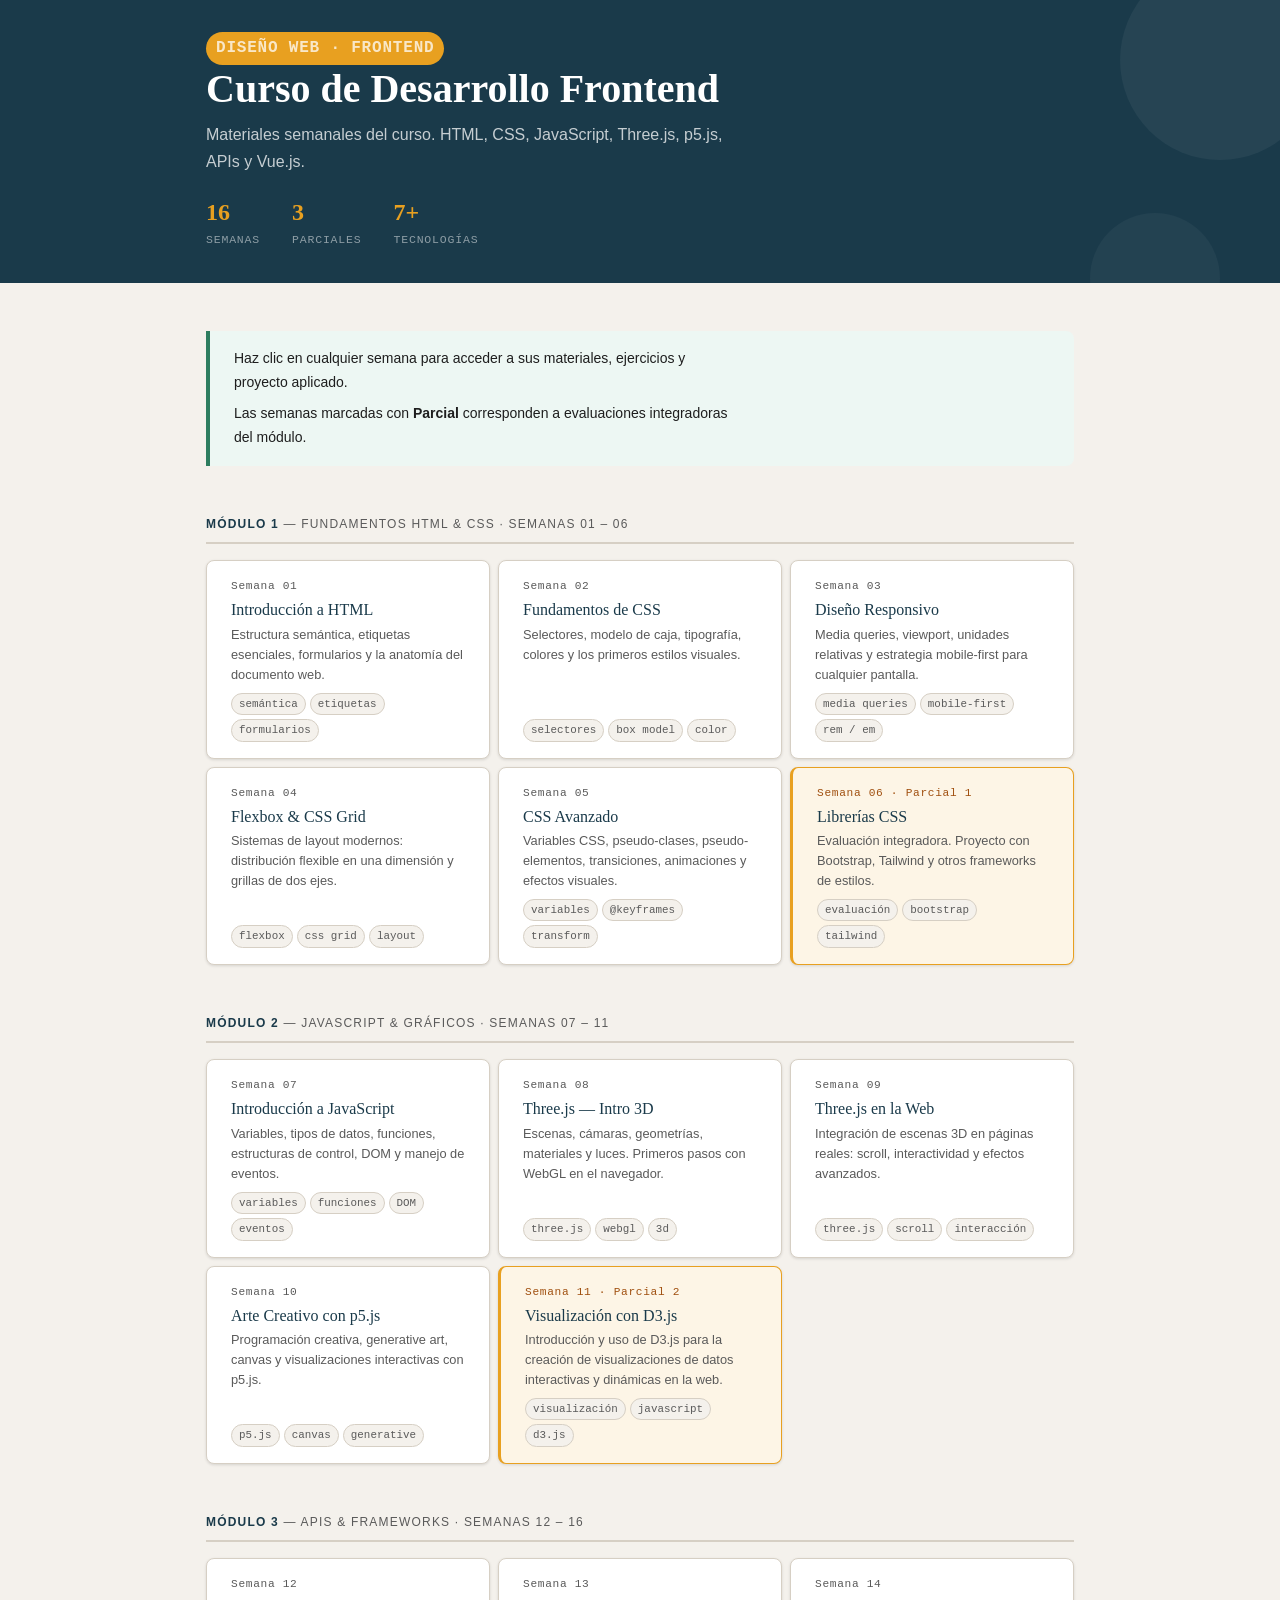
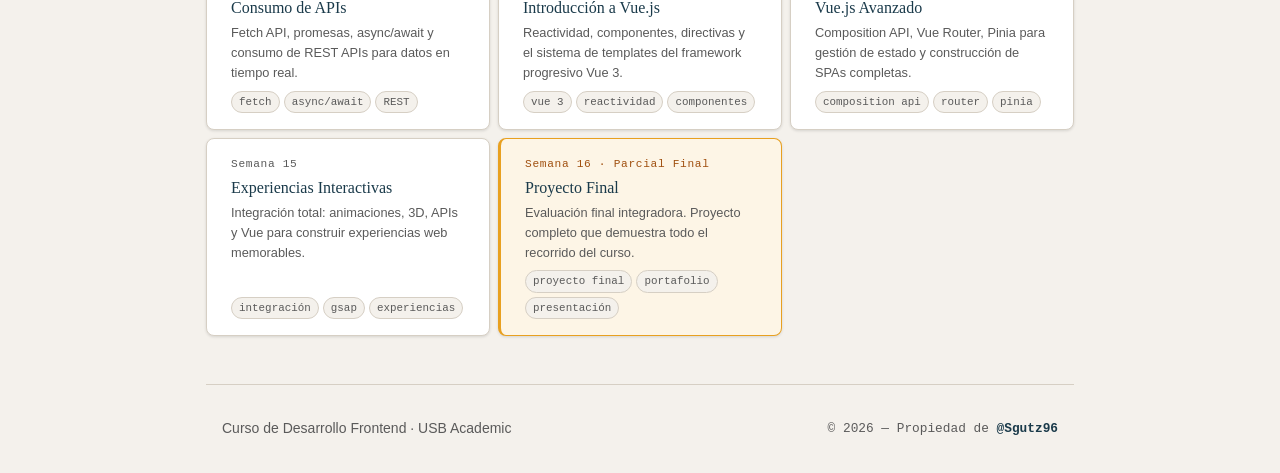
<file: index.html>
<!DOCTYPE html>
<html lang="es">

<head>
    <meta charset="UTF-8">
    <meta name="viewport" content="width=device-width, initial-scale=1.0">
    <title>Diseño Web — Índice del Curso</title>
    <meta name="description"
        content="Índice del curso de Desarrollo Frontend. Accede a cada semana: HTML, CSS, JavaScript, Three.js, Vue y más.">
    <meta name="author" content="@Sgutz96">


    <style>
        /* ============================================================
       VARIABLES — mismas que todas las semanas
       ============================================================ */
        :root {
            --color-primario: #1a3a4a;
            --color-secundario: #2d7d5f;
            --color-acento: #e8a020;
            --color-fondo: #f4f1ec;
            --color-superficie: #ffffff;
            --color-texto: #1e1e1e;
            --color-texto-suave: #5a5a5a;
            --color-borde: #d6cfc4;

            --fuente-titulos: 'Georgia', 'Times New Roman', serif;
            --fuente-cuerpo: 'Trebuchet MS', 'Gill Sans', sans-serif;
            --fuente-codigo: 'Courier New', 'Lucida Console', monospace;

            --espacio-xs: 0.25rem;
            --espacio-sm: 0.5rem;
            --espacio-md: 1rem;
            --espacio-lg: 1.5rem;
            --espacio-xl: 2rem;
            --espacio-xxl: 3rem;

            --radio-sm: 4px;
            --radio-md: 8px;
            --radio-lg: 16px;
            --radio-pill: 999px;

            --sombra-sm: 0 1px 3px rgba(0, 0, 0, 0.12);
            --sombra-md: 0 4px 12px rgba(0, 0, 0, 0.10);
        }


        /* ============================================================
       RESET Y BASE
       ============================================================ */
        *,
        *::before,
        *::after {
            box-sizing: border-box;
            margin: 0;
            padding: 0;
        }

        body {
            font-family: var(--fuente-cuerpo);
            font-size: 16px;
            line-height: 1.7;
            color: var(--color-texto);
            background-color: var(--color-fondo);
        }

        ::selection {
            background-color: var(--color-acento);
            color: var(--color-primario);
        }


        /* ============================================================
       LAYOUT
       ============================================================ */
        .pagina-wrapper {
            max-width: 900px;
            margin: 0 auto;
            padding: 0 var(--espacio-md);
        }


        /* ============================================================
       ENCABEZADO — idéntico al de las semanas
       ============================================================ */
        .site-header {
            background-color: var(--color-primario);
            color: #ffffff;
            padding: var(--espacio-xl) var(--espacio-md);
            margin-bottom: var(--espacio-xxl);
            position: relative;
            overflow: hidden;
        }

        .site-header::before {
            content: "";
            position: absolute;
            top: -40px;
            right: -40px;
            width: 200px;
            height: 200px;
            background: rgba(255, 255, 255, 0.05);
            border-radius: 50%;
        }

        .site-header::after {
            content: "";
            position: absolute;
            bottom: -60px;
            right: 60px;
            width: 130px;
            height: 130px;
            background: rgba(255, 255, 255, 0.04);
            border-radius: 50%;
        }

        .site-header h1 {
            font-family: var(--fuente-titulos);
            color: #ffffff;
            font-size: 2.5rem;
            line-height: 1.2;
            margin-bottom: var(--espacio-sm);
        }

        .site-header p {
            color: rgba(255, 255, 255, 0.75);
            font-size: 1rem;
            max-width: 520px;
            margin-bottom: 0;
        }

        .badge-curso {
            display: inline-block;
            background: var(--color-acento);
            color: var(--color-primario);
            font-family: var(--fuente-codigo);
            font-size: 0.75rem;
            font-weight: bold;
            padding: 3px 10px;
            border-radius: var(--radio-pill);
            margin-bottom: var(--espacio-md);
            letter-spacing: 0.05em;
        }

        .header-meta {
            display: flex;
            gap: var(--espacio-xl);
            margin-top: var(--espacio-lg);
            flex-wrap: wrap;
            position: relative;
            z-index: 1;
        }

        .header-stat strong {
            display: block;
            font-family: var(--fuente-titulos);
            font-size: 1.5rem;
            color: var(--color-acento);
            line-height: 1;
        }

        .header-stat span {
            font-size: 0.72rem;
            color: rgba(255, 255, 255, 0.5);
            text-transform: uppercase;
            letter-spacing: 0.07em;
            font-family: var(--fuente-codigo);
        }


        /* ============================================================
       NOTA — mismo patrón que las semanas
       ============================================================ */
        .nota {
            border-left: 4px solid var(--color-secundario);
            background: #edf7f3;
            padding: var(--espacio-md) var(--espacio-lg);
            border-radius: 0 var(--radio-md) var(--radio-md) 0;
            margin-bottom: var(--espacio-xxl);
        }

        .nota p {
            font-size: 0.875rem;
            color: var(--color-texto);
            max-width: 65ch;
            margin: 0;
        }

        .nota p+p {
            margin-top: var(--espacio-sm);
        }


        /* ============================================================
       BLOQUE DE MÓDULO
       ============================================================ */
        .modulo {
            margin-bottom: var(--espacio-xxl);
        }

        .modulo-titulo {
            font-family: var(--fuente-cuerpo);
            font-size: 0.75rem;
            text-transform: uppercase;
            letter-spacing: 0.1em;
            color: var(--color-texto-suave);
            margin-bottom: var(--espacio-md);
            padding-bottom: var(--espacio-sm);
            border-bottom: 2px solid var(--color-borde);
        }

        .modulo-titulo strong {
            color: var(--color-primario);
        }


        /* ============================================================
       GRID DE SEMANAS
       ============================================================ */
        .semanas-grid {
            display: grid;
            grid-template-columns: repeat(auto-fill, minmax(260px, 1fr));
            gap: var(--espacio-sm);
        }


        /* ============================================================
       CARD DE SEMANA — evolución directa de .nav-interna a
       ============================================================ */
        .semana-card {
            display: flex;
            flex-direction: column;
            padding: var(--espacio-md) var(--espacio-lg);
            background: var(--color-superficie);
            border: 1px solid var(--color-borde);
            border-radius: var(--radio-md);
            text-decoration: none;
            color: var(--color-primario);
            box-shadow: var(--sombra-sm);
            position: relative;
            overflow: hidden;
            transition:
                background 0.2s ease,
                border-color 0.2s ease,
                transform 0.25s cubic-bezier(0.34, 1.56, 0.64, 1),
                box-shadow 0.2s ease;

            /* Animación de entrada */
            opacity: 0;
            transform: translateY(10px);
            animation: entradaCard 0.4s ease both;
        }

        .semana-card:hover {
            background: var(--color-primario);
            border-color: var(--color-primario);
            transform: translateY(-3px);
            box-shadow: var(--sombra-md);
        }

        @keyframes entradaCard {
            to {
                opacity: 1;
                transform: translateY(0);
            }
        }

        /* Delays escalonados por módulo (reinicia en cada grid) */
        .semanas-grid .semana-card:nth-child(1) {
            animation-delay: 0.05s;
        }

        .semanas-grid .semana-card:nth-child(2) {
            animation-delay: 0.10s;
        }

        .semanas-grid .semana-card:nth-child(3) {
            animation-delay: 0.15s;
        }

        .semanas-grid .semana-card:nth-child(4) {
            animation-delay: 0.20s;
        }

        .semanas-grid .semana-card:nth-child(5) {
            animation-delay: 0.25s;
        }

        .semanas-grid .semana-card:nth-child(6) {
            animation-delay: 0.30s;
        }

        /* Número / etiqueta */
        .semana-numero {
            font-family: var(--fuente-codigo);
            font-size: 0.7rem;
            color: var(--color-texto-suave);
            letter-spacing: 0.06em;
            margin-bottom: var(--espacio-xs);
            transition: color 0.2s ease;
        }

        .semana-card:hover .semana-numero {
            color: var(--color-acento);
        }

        /* Nombre */
        .semana-nombre {
            font-family: var(--fuente-titulos);
            font-size: 1rem;
            font-weight: normal;
            color: var(--color-primario);
            line-height: 1.3;
            margin-bottom: var(--espacio-xs);
            transition: color 0.2s ease;
        }

        .semana-card:hover .semana-nombre {
            color: #ffffff;
        }

        /* Descripción */
        .semana-desc {
            font-size: 0.8rem;
            color: var(--color-texto-suave);
            line-height: 1.55;
            margin-bottom: var(--espacio-sm);
            flex: 1;
            transition: color 0.2s ease;
        }

        .semana-card:hover .semana-desc {
            color: rgba(255, 255, 255, 0.7);
        }

        /* Tags */
        .semana-tags {
            display: flex;
            flex-wrap: wrap;
            gap: 4px;
        }

        .tag {
            display: inline-block;
            padding: 1px 7px;
            background: var(--color-fondo);
            border: 1px solid var(--color-borde);
            border-radius: var(--radio-pill);
            font-family: var(--fuente-codigo);
            font-size: 0.68rem;
            color: var(--color-texto-suave);
            transition:
                background 0.2s ease,
                color 0.2s ease,
                border-color 0.2s ease;
        }

        .semana-card:hover .tag {
            background: rgba(255, 255, 255, 0.12);
            border-color: rgba(255, 255, 255, 0.2);
            color: rgba(255, 255, 255, 0.8);
        }


        /* ── Variante Parcial ── */
        .semana-card.parcial {
            background: #fdf5e6;
            border-color: var(--color-acento);
            border-left-width: 3px;
        }

        .semana-card.parcial .semana-numero {
            color: #a05010;
        }

        .semana-card.parcial:hover {
            background: var(--color-acento);
            border-color: var(--color-acento);
        }

        .semana-card.parcial:hover .semana-nombre,
        .semana-card.parcial:hover .semana-numero {
            color: var(--color-primario);
        }

        .semana-card.parcial:hover .semana-desc {
            color: rgba(26, 58, 74, 0.75);
        }

        .semana-card.parcial:hover .tag {
            background: rgba(26, 58, 74, 0.1);
            border-color: rgba(26, 58, 74, 0.2);
            color: var(--color-primario);
        }


        /* ============================================================
       PIE DE PÁGINA
       ============================================================ */
        .site-footer {
            border-top: 1px solid var(--color-borde);
            padding: var(--espacio-xl) var(--espacio-md);
            margin-top: var(--espacio-xxl);
            display: flex;
            flex-wrap: wrap;
            justify-content: space-between;
            align-items: center;
            gap: var(--espacio-md);
            font-size: 0.875rem;
            color: var(--color-texto-suave);
        }

        .footer-autor {
            font-family: var(--fuente-codigo);
            font-size: 0.8rem;
        }

        .footer-autor strong {
            color: var(--color-primario);
        }


        /* ============================================================
       ACCESIBILIDAD
       ============================================================ */
        @media (prefers-reduced-motion: reduce) {
            .semana-card {
                animation: none;
                opacity: 1;
                transform: none;
            }
        }

        @media (max-width: 600px) {
            .site-header h1 {
                font-size: 1.8rem;
            }

            .semanas-grid {
                grid-template-columns: 1fr;
            }

            .header-meta {
                gap: var(--espacio-lg);
            }
        }
    </style>
</head>

<body>

    <!-- ============================================================
       ENCABEZADO
  ============================================================= -->
    <header class="site-header">
        <div class="pagina-wrapper">
            <p class="badge-curso">DISEÑO WEB · FRONTEND</p>
            <h1>Curso de Desarrollo Frontend</h1>
            <p>Materiales semanales del curso. HTML, CSS, JavaScript, Three.js, p5.js, APIs y Vue.js.</p>
            <div class="header-meta">
                <div class="header-stat">
                    <strong>16</strong>
                    <span>Semanas</span>
                </div>
                <div class="header-stat">
                    <strong>3</strong>
                    <span>Parciales</span>
                </div>
                <div class="header-stat">
                    <strong>7+</strong>
                    <span>Tecnologías</span>
                </div>
            </div>
        </div>
    </header>


    <div class="pagina-wrapper">

        <div class="nota">
            <p>Haz clic en cualquier semana para acceder a sus materiales, ejercicios y proyecto aplicado.</p>
            <p>Las semanas marcadas con <strong>Parcial</strong> corresponden a evaluaciones integradoras del módulo.
            </p>
        </div>


        <!-- ============================================================
         MÓDULO 1 — Fundamentos HTML & CSS
    ============================================================= -->
        <section class="modulo">
            <p class="modulo-titulo"><strong>Módulo 1</strong> — Fundamentos HTML &amp; CSS · Semanas 01 – 06</p>
            <div class="semanas-grid">

                <a class="semana-card" href="./Semana-01-HTML/index.html">
                    <span class="semana-numero">Semana 01</span>
                    <h2 class="semana-nombre">Introducción a HTML</h2>
                    <p class="semana-desc">Estructura semántica, etiquetas esenciales, formularios y la anatomía del
                        documento web.</p>
                    <div class="semana-tags">
                        <span class="tag">semántica</span>
                        <span class="tag">etiquetas</span>
                        <span class="tag">formularios</span>
                    </div>
                </a>

                <a class="semana-card" href="Semana-02-CSS/index.html">
                    <span class="semana-numero">Semana 02</span>
                    <h2 class="semana-nombre">Fundamentos de CSS</h2>
                    <p class="semana-desc">Selectores, modelo de caja, tipografía, colores y los primeros estilos
                        visuales.</p>
                    <div class="semana-tags">
                        <span class="tag">selectores</span>
                        <span class="tag">box model</span>
                        <span class="tag">color</span>
                    </div>
                </a>

                <a class="semana-card" href="Semana-03-Responsive/index.html">
                    <span class="semana-numero">Semana 03</span>
                    <h2 class="semana-nombre">Diseño Responsivo</h2>
                    <p class="semana-desc">Media queries, viewport, unidades relativas y estrategia mobile-first para
                        cualquier pantalla.</p>
                    <div class="semana-tags">
                        <span class="tag">media queries</span>
                        <span class="tag">mobile-first</span>
                        <span class="tag">rem / em</span>
                    </div>
                </a>

                <a class="semana-card" href="Semana-04-Flexbox-Grid/index.html">
                    <span class="semana-numero">Semana 04</span>
                    <h2 class="semana-nombre">Flexbox &amp; CSS Grid</h2>
                    <p class="semana-desc">Sistemas de layout modernos: distribución flexible en una dimensión y grillas
                        de dos ejes.</p>
                    <div class="semana-tags">
                        <span class="tag">flexbox</span>
                        <span class="tag">css grid</span>
                        <span class="tag">layout</span>
                    </div>
                </a>

                <a class="semana-card" href="Semana-05-CSS-Avanzado/index.html">
                    <span class="semana-numero">Semana 05</span>
                    <h2 class="semana-nombre">CSS Avanzado</h2>
                    <p class="semana-desc">Variables CSS, pseudo-clases, pseudo-elementos, transiciones, animaciones y
                        efectos visuales.</p>
                    <div class="semana-tags">
                        <span class="tag">variables</span>
                        <span class="tag">@keyframes</span>
                        <span class="tag">transform</span>
                    </div>
                </a>

                <a class="semana-card parcial" href="Semana-06-Parcial-1-librerias-css/index.html">
                    <span class="semana-numero">Semana 06 · Parcial 1</span>
                    <h2 class="semana-nombre">Librerías CSS</h2>
                    <p class="semana-desc">Evaluación integradora. Proyecto con Bootstrap, Tailwind y otros frameworks
                        de estilos.</p>
                    <div class="semana-tags">
                        <span class="tag">evaluación</span>
                        <span class="tag">bootstrap</span>
                        <span class="tag">tailwind</span>
                    </div>
                </a>

            </div>
        </section>


        <!-- ============================================================
         MÓDULO 2 — JavaScript & Gráficos
    ============================================================= -->
        <section class="modulo">
            <p class="modulo-titulo"><strong>Módulo 2</strong> — JavaScript &amp; Gráficos · Semanas 07 – 11</p>
            <div class="semanas-grid">

                <a class="semana-card" href="Semana-07-JS/index.html">
                    <span class="semana-numero">Semana 07</span>
                    <h2 class="semana-nombre">Introducción a JavaScript</h2>
                    <p class="semana-desc">Variables, tipos de datos, funciones, estructuras de control, DOM y manejo de
                        eventos.</p>
                    <div class="semana-tags">
                        <span class="tag">variables</span>
                        <span class="tag">funciones</span>
                        <span class="tag">DOM</span>
                        <span class="tag">eventos</span>
                    </div>
                </a>

                <a class="semana-card" href="Semana-08-ThreeJS/index.html">
                    <span class="semana-numero">Semana 08</span>
                    <h2 class="semana-nombre">Three.js — Intro 3D</h2>
                    <p class="semana-desc">Escenas, cámaras, geometrías, materiales y luces. Primeros pasos con WebGL en
                        el navegador.</p>
                    <div class="semana-tags">
                        <span class="tag">three.js</span>
                        <span class="tag">webgl</span>
                        <span class="tag">3d</span>
                    </div>
                </a>

                <a class="semana-card" href="Semana-09-ThreeJS-Web/index.html">
                    <span class="semana-numero">Semana 09</span>
                    <h2 class="semana-nombre">Three.js en la Web</h2>
                    <p class="semana-desc">Integración de escenas 3D en páginas reales: scroll, interactividad y efectos
                        avanzados.</p>
                    <div class="semana-tags">
                        <span class="tag">three.js</span>
                        <span class="tag">scroll</span>
                        <span class="tag">interacción</span>
                    </div>
                </a>

                <a class="semana-card" href="Semana-10-p5js/index.html">
                    <span class="semana-numero">Semana 10</span>
                    <h2 class="semana-nombre">Arte Creativo con p5.js</h2>
                    <p class="semana-desc">Programación creativa, generative art, canvas y visualizaciones interactivas
                        con p5.js.</p>
                    <div class="semana-tags">
                        <span class="tag">p5.js</span>
                        <span class="tag">canvas</span>
                        <span class="tag">generative</span>
                    </div>
                </a>

                <a class="semana-card parcial" href="Semana-11-Parcial-2/index.html">
                    <span class="semana-numero">Semana 11 · Parcial 2</span>
                    <h2 class="semana-nombre">Visualización con D3.js</h2>
                    <p class="semana-desc">Introducción y uso de D3.js para la creación de visualizaciones de datos
                        interactivas y dinámicas en la web.</p>
                    <div class="semana-tags">
                        <span class="tag">visualización</span>
                        <span class="tag">javascript</span>
                        <span class="tag">d3.js</span>
                    </div>
                </a>

            </div>
        </section>


        <!-- ============================================================
         MÓDULO 3 — APIs & Frameworks
    ============================================================= -->
        <section class="modulo">
            <p class="modulo-titulo"><strong>Módulo 3</strong> — APIs &amp; Frameworks · Semanas 12 – 16</p>
            <div class="semanas-grid">

                <a class="semana-card" href="Semana-12-APIs/index.html">
                    <span class="semana-numero">Semana 12</span>
                    <h2 class="semana-nombre">Consumo de APIs</h2>
                    <p class="semana-desc">Fetch API, promesas, async/await y consumo de REST APIs para datos en tiempo
                        real.</p>
                    <div class="semana-tags">
                        <span class="tag">fetch</span>
                        <span class="tag">async/await</span>
                        <span class="tag">REST</span>
                    </div>
                </a>

                <a class="semana-card" href="Semana-13-Vue-Intro/index.html">
                    <span class="semana-numero">Semana 13</span>
                    <h2 class="semana-nombre">Introducción a Vue.js</h2>
                    <p class="semana-desc">Reactividad, componentes, directivas y el sistema de templates del framework
                        progresivo Vue 3.</p>
                    <div class="semana-tags">
                        <span class="tag">vue 3</span>
                        <span class="tag">reactividad</span>
                        <span class="tag">componentes</span>
                    </div>
                </a>

                <a class="semana-card" href="Semana-14-Vue/index.html">
                    <span class="semana-numero">Semana 14</span>
                    <h2 class="semana-nombre">Vue.js Avanzado</h2>
                    <p class="semana-desc">Composition API, Vue Router, Pinia para gestión de estado y construcción de
                        SPAs completas.</p>
                    <div class="semana-tags">
                        <span class="tag">composition api</span>
                        <span class="tag">router</span>
                        <span class="tag">pinia</span>
                    </div>
                </a>

                <a class="semana-card" href="Semana-15-Experiencias-Interactivas/index.html">
                    <span class="semana-numero">Semana 15</span>
                    <h2 class="semana-nombre">Experiencias Interactivas</h2>
                    <p class="semana-desc">Integración total: animaciones, 3D, APIs y Vue para construir experiencias
                        web memorables.</p>
                    <div class="semana-tags">
                        <span class="tag">integración</span>
                        <span class="tag">gsap</span>
                        <span class="tag">experiencias</span>
                    </div>
                </a>

                <a class="semana-card parcial" href="Semana-16-Parcial-Final/index.html">
                    <span class="semana-numero">Semana 16 · Parcial Final</span>
                    <h2 class="semana-nombre">Proyecto Final</h2>
                    <p class="semana-desc">Evaluación final integradora. Proyecto completo que demuestra todo el
                        recorrido del curso.</p>
                    <div class="semana-tags">
                        <span class="tag">proyecto final</span>
                        <span class="tag">portafolio</span>
                        <span class="tag">presentación</span>
                    </div>
                </a>

            </div>
        </section>


        <!-- ============================================================
         PIE DE PÁGINA
    ============================================================= -->
        <footer class="site-footer">
            <p>Curso de Desarrollo Frontend · USB Academic</p>
            <p class="footer-autor">© 2026 — Propiedad de <strong>@Sgutz96</strong></p>
        </footer>

    </div><!-- /.pagina-wrapper -->

</body>

</html>
</file>
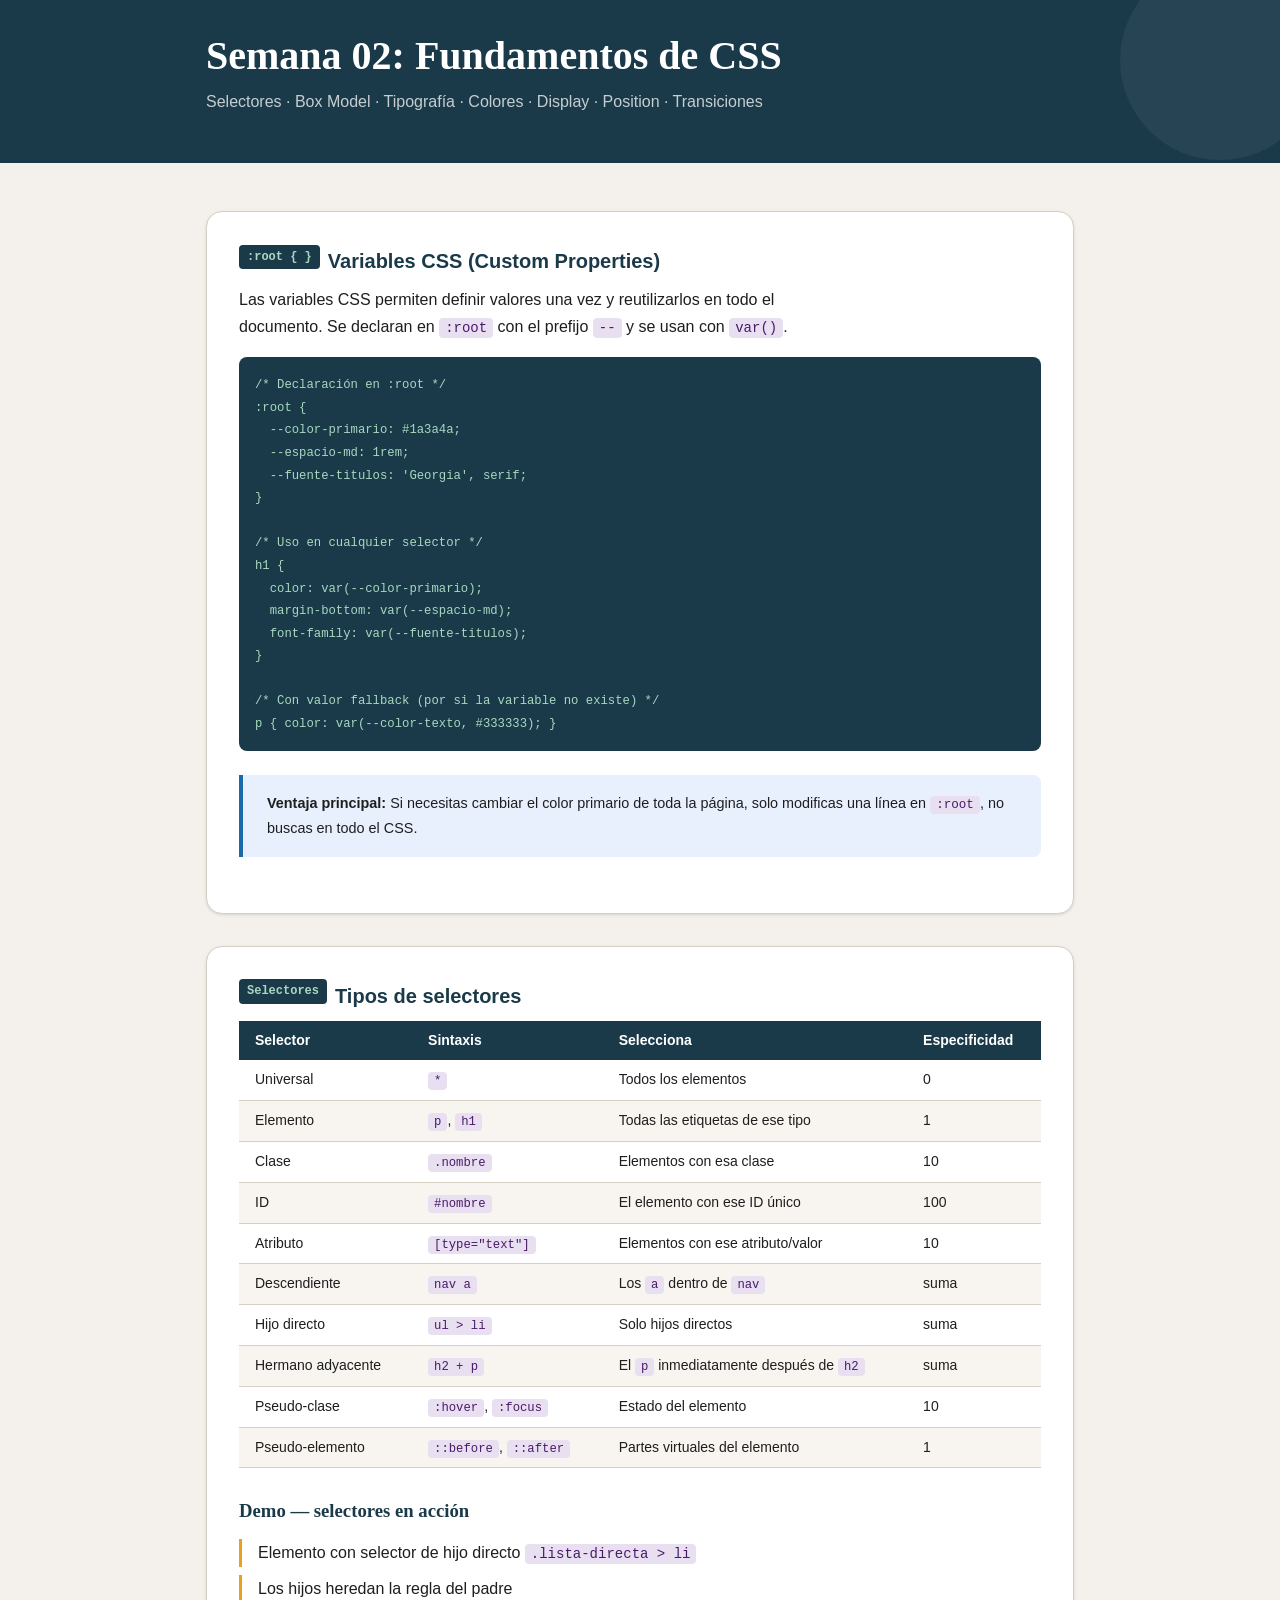
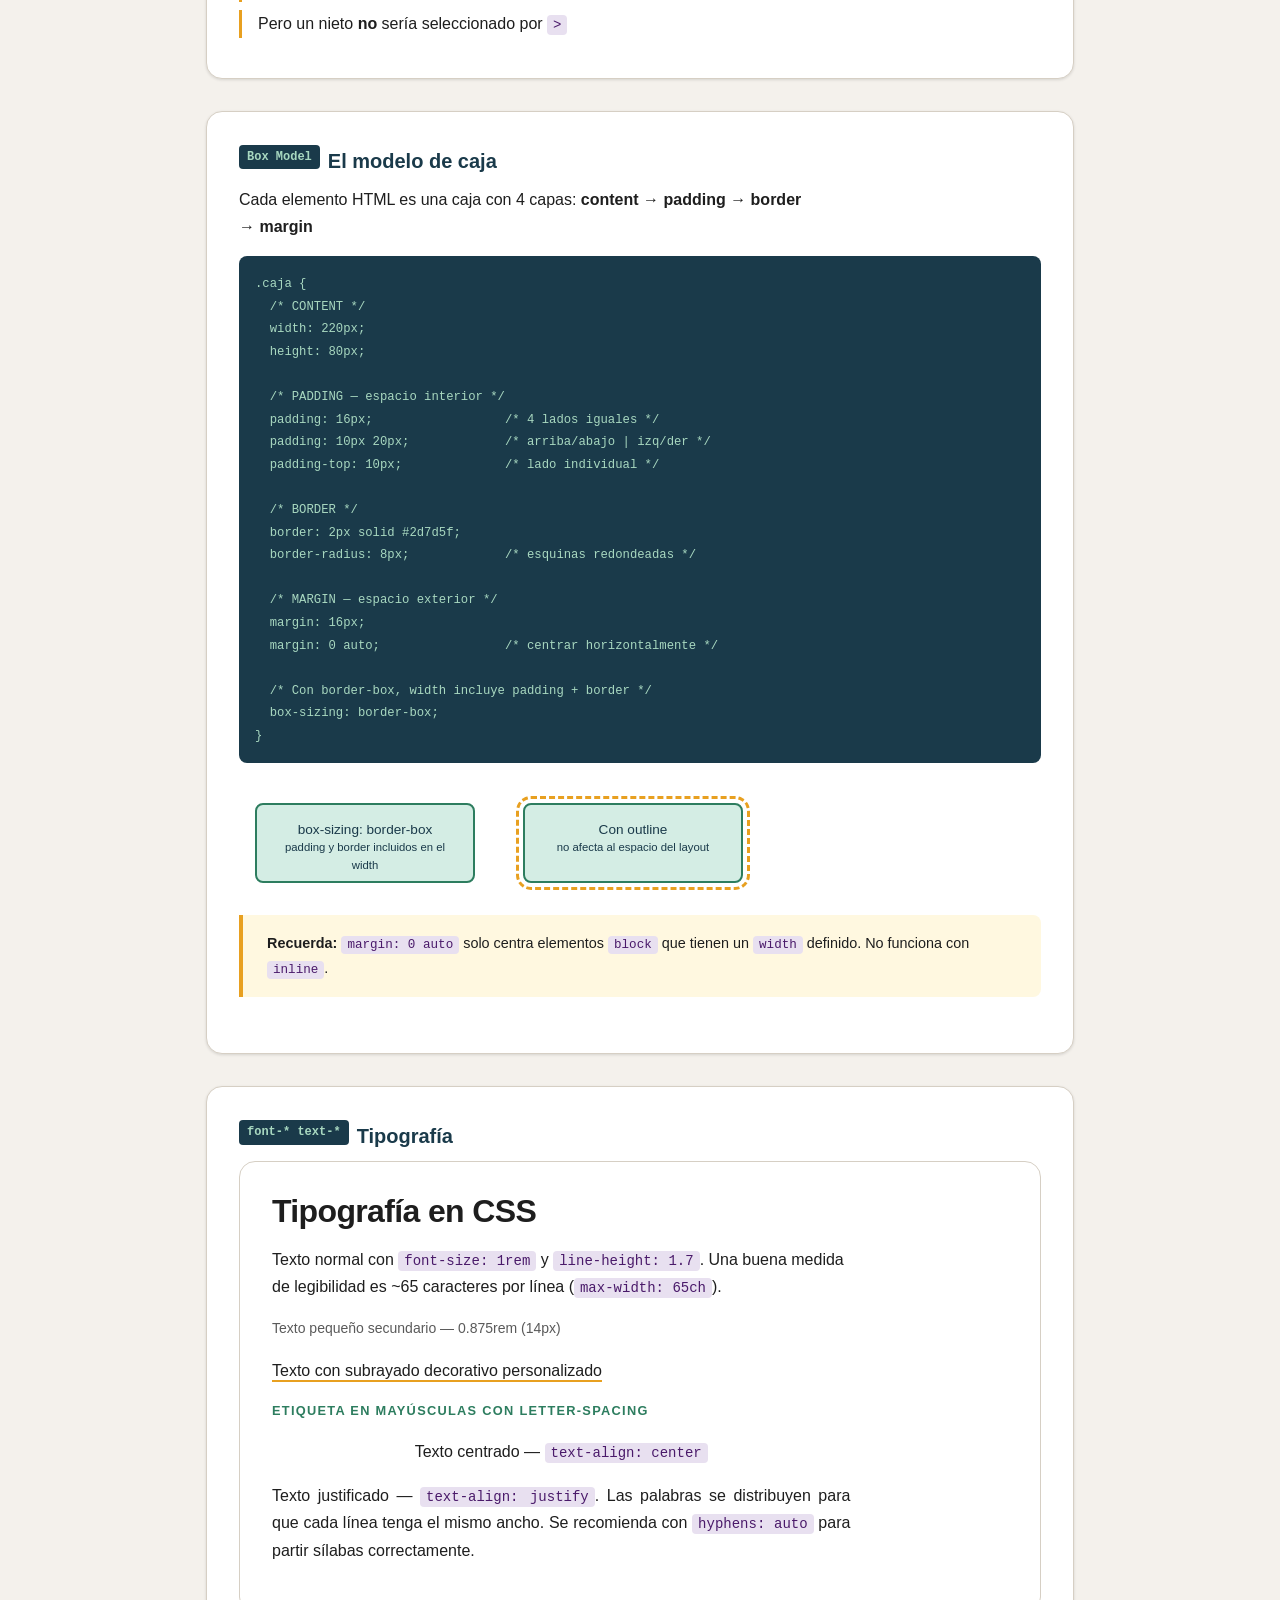
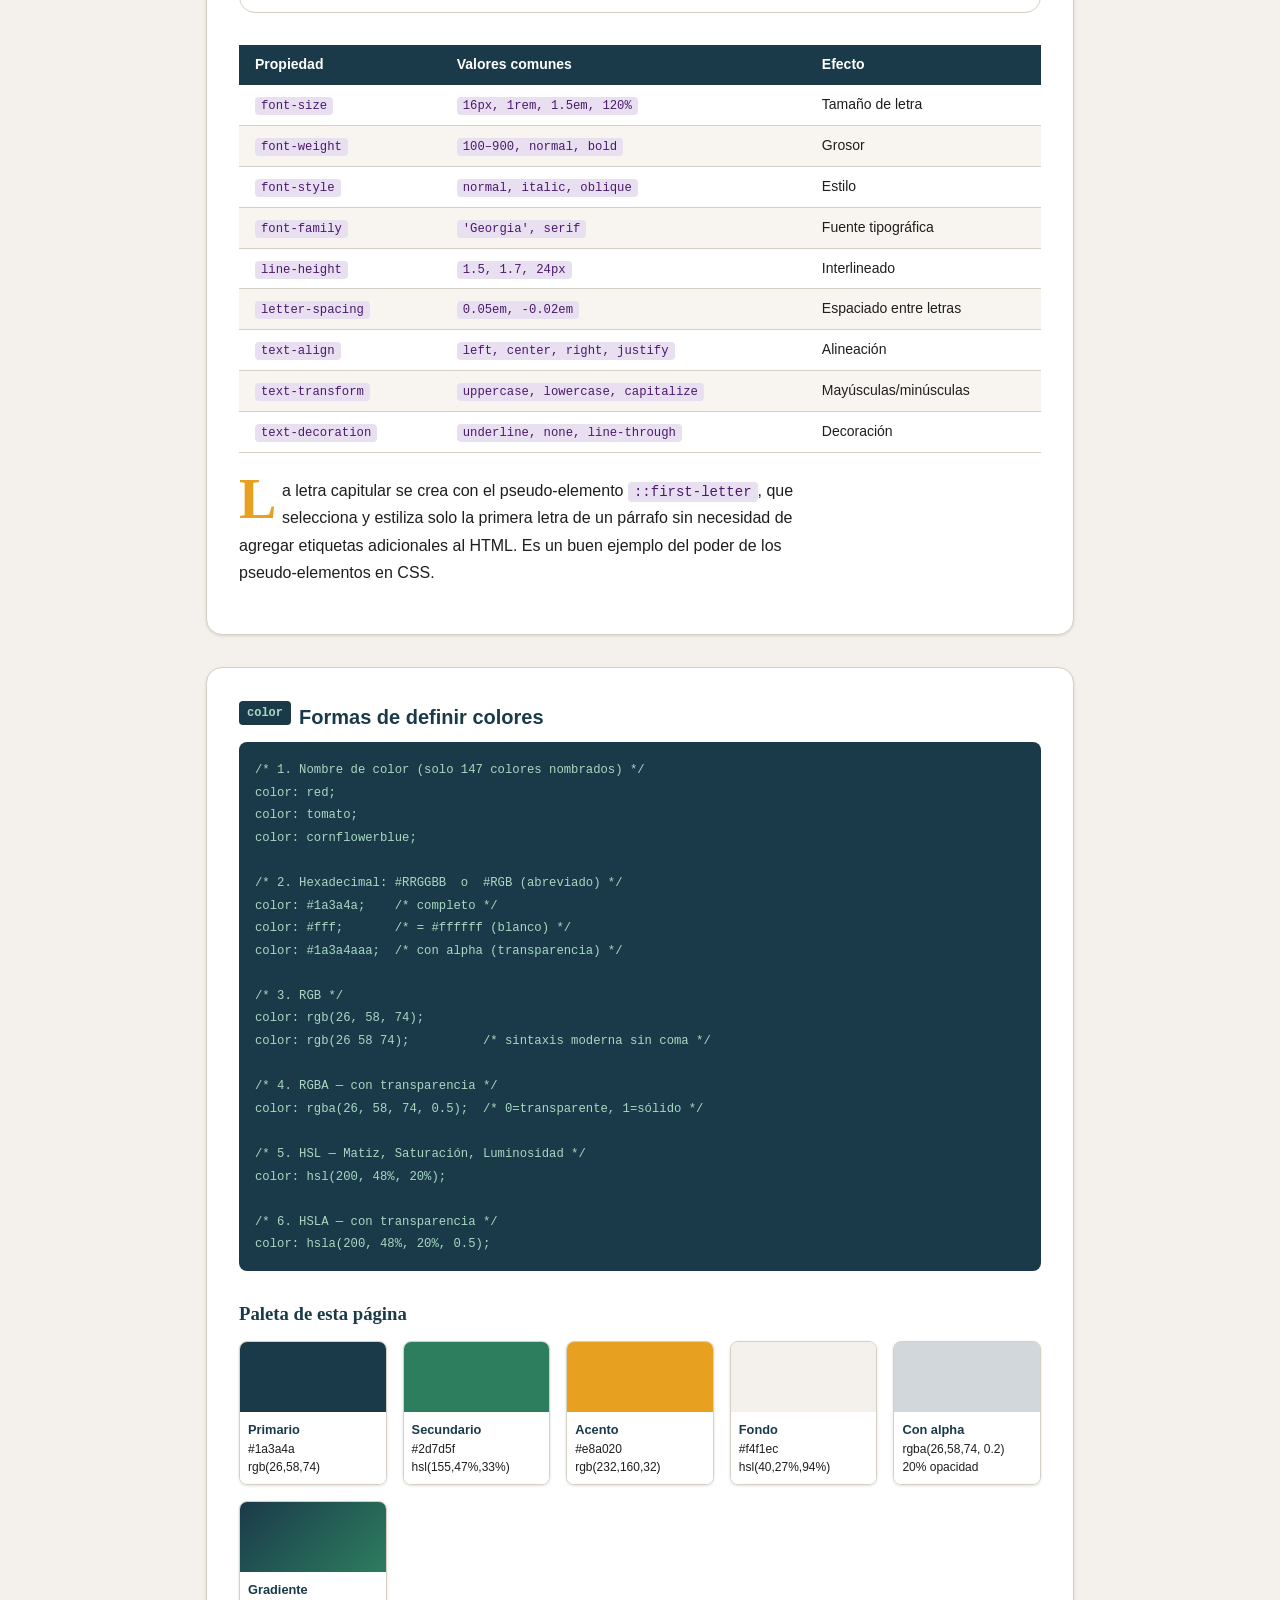
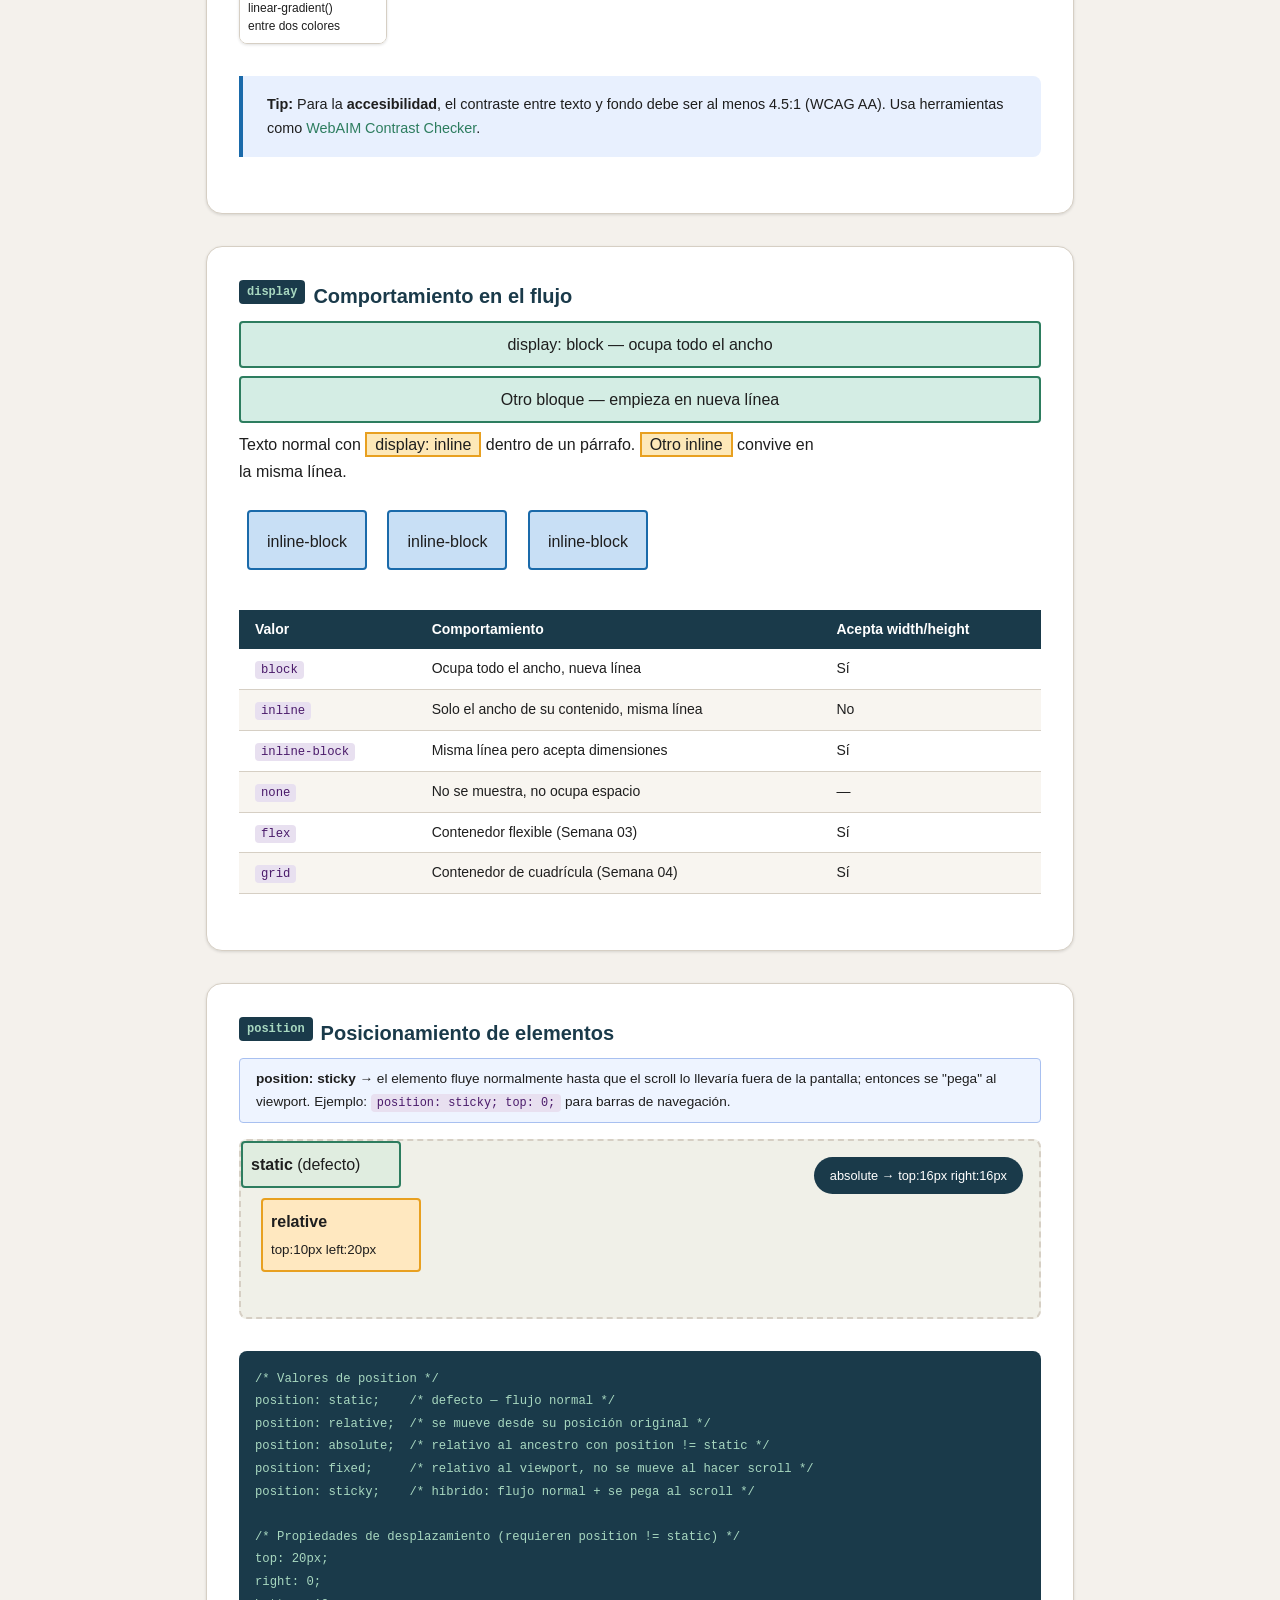
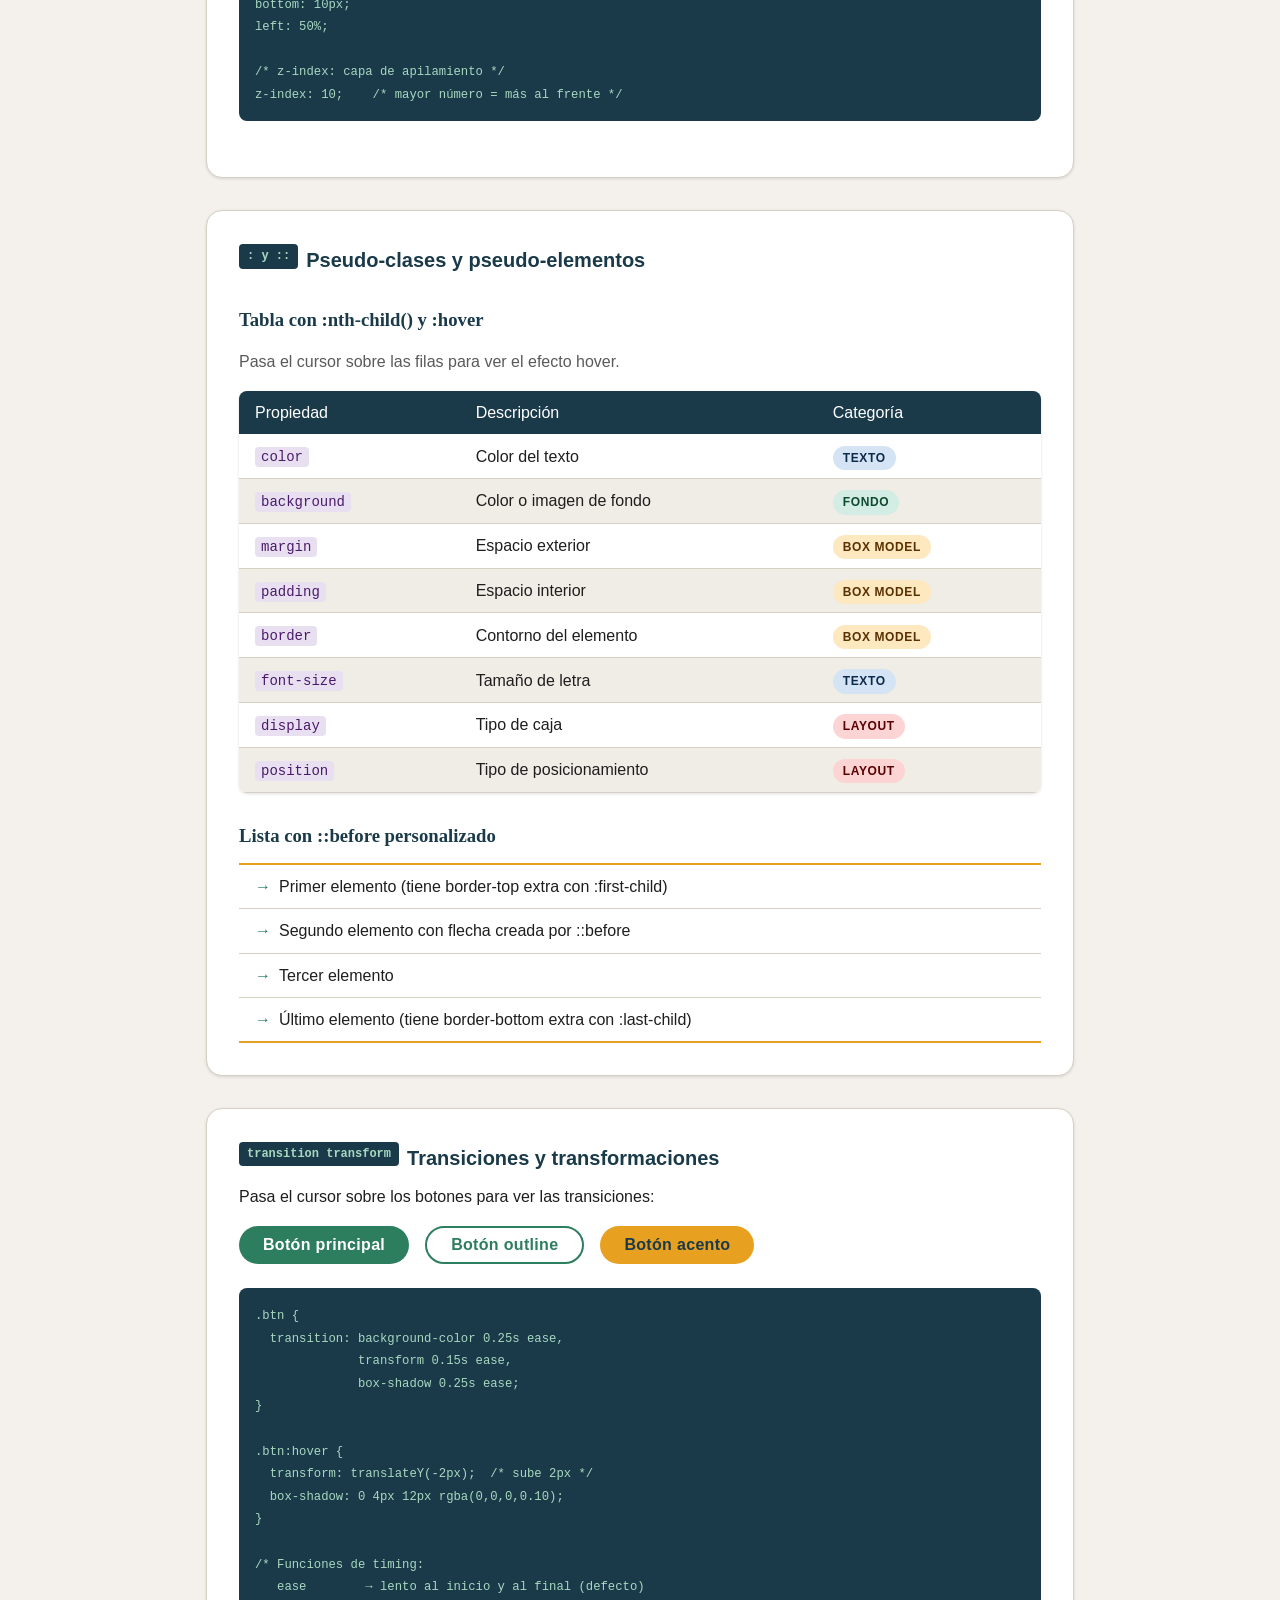
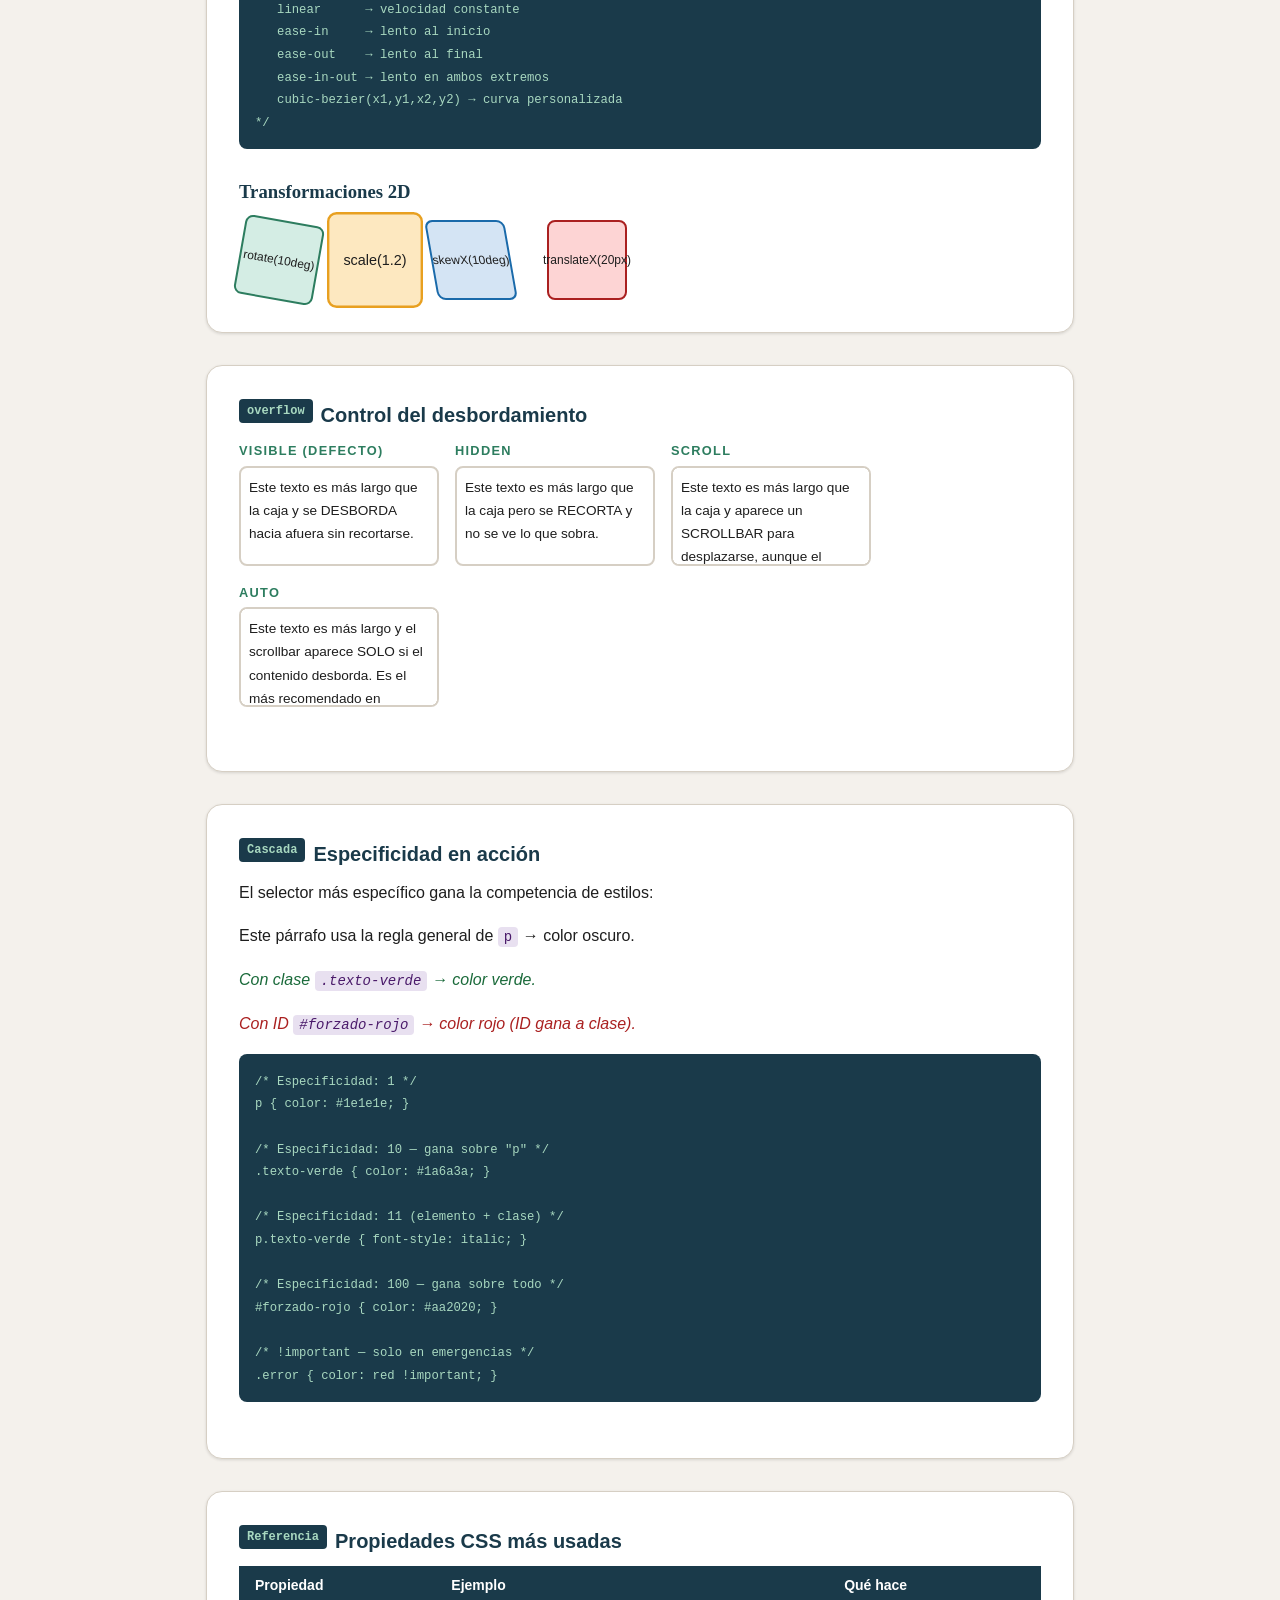
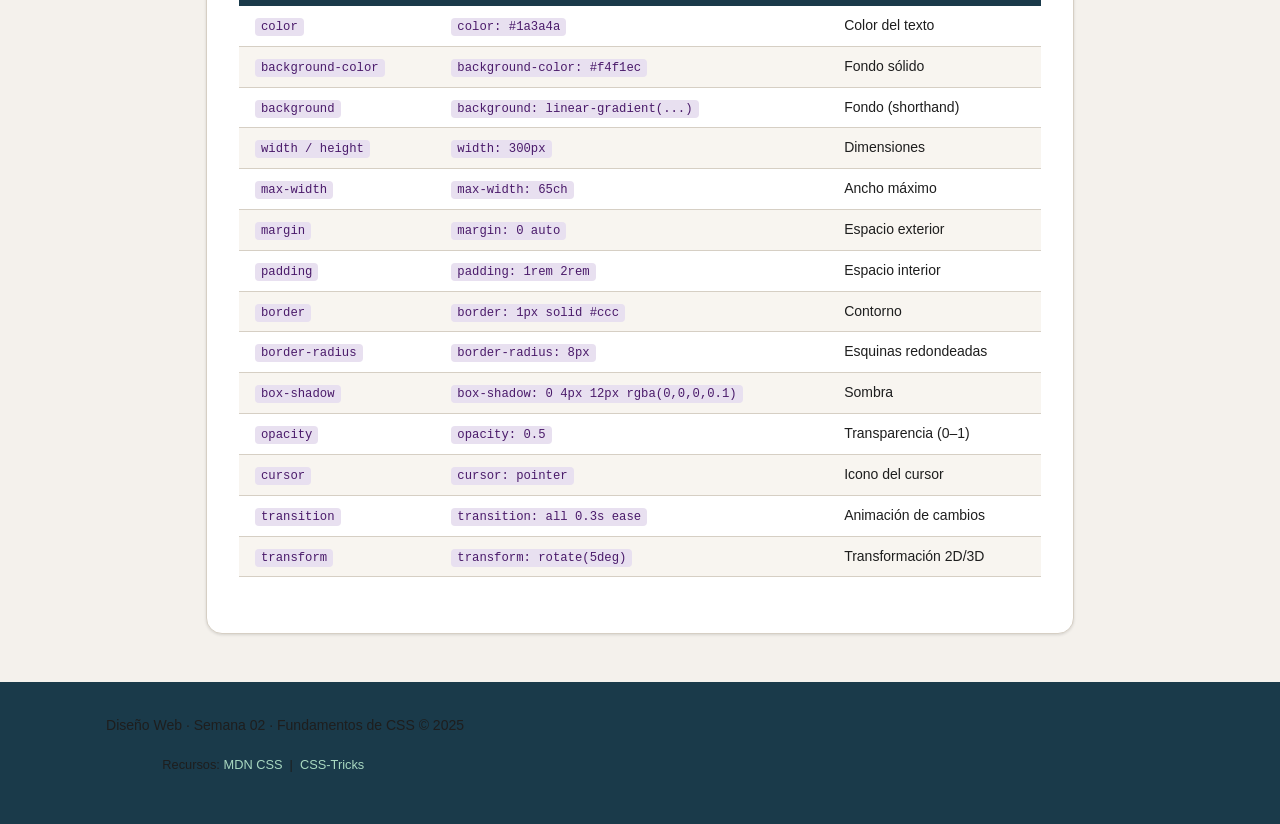
<file: Semana-02-CSS/Index.html>
<!DOCTYPE html>
<html lang="es">

<head>
  <meta charset="UTF-8">
  <meta name="viewport" content="width=device-width, initial-scale=1.0">
  <title>Semana 02 — Fundamentos de CSS</title>

  <!--
    FORMAS DE AGREGAR CSS A UN DOCUMENTO HTML
    ==========================================
    1. Hoja de estilos EXTERNA (recomendada en proyectos reales):
       <link rel="stylesheet" href="estilos.css">
       Ventaja: reutilizable en múltiples páginas.

    2. Hoja de estilos INTERNA (este archivo — ideal para aprender):
       <style> ... </style> dentro del <head>
       Ventaja: todo en un archivo, fácil de practicar.

    3. Estilos EN LÍNEA (evitar en lo posible):
       <p style="color: red;">...</p>
       Desventaja: mezcla contenido con presentación, difícil de mantener.
  -->


  <link rel="stylesheet" href="./css/style.css">

  <style>

  </style>
</head>

<body>

  <!-- ENCABEZADO -->
  <header class="site-header">
    <div class="pagina-wrapper">
      <h1>Semana 02: Fundamentos de CSS</h1>
      <p>Selectores · Box Model · Tipografía · Colores · Display · Position · Transiciones</p>
    </div>
  </header>

  <div class="pagina-wrapper">

    <!-- ====================================================
         1. VARIABLES CSS
         ==================================================== -->
    <section class="card" id="variables">
      <div class="card-titulo">
        <span class="etiqueta-css">:root { }</span>
        Variables CSS (Custom Properties)
      </div>

      <p>Las variables CSS permiten definir valores una vez y reutilizarlos en todo el documento.
         Se declaran en <code>:root</code> con el prefijo <code>--</code> y se usan con <code>var()</code>.</p>

      <pre><code>/* Declaración en :root */
:root {
  --color-primario: #1a3a4a;
  --espacio-md: 1rem;
  --fuente-titulos: 'Georgia', serif;
}

/* Uso en cualquier selector */
h1 {
  color: var(--color-primario);
  margin-bottom: var(--espacio-md);
  font-family: var(--fuente-titulos);
}

/* Con valor fallback (por si la variable no existe) */
p { color: var(--color-texto, #333333); }</code></pre>

      <div class="nota-info">
        <strong>Ventaja principal:</strong> Si necesitas cambiar el color primario de toda la página,
        solo modificas una línea en <code>:root</code>, no buscas en todo el CSS.
      </div>
    </section>


    <!-- ====================================================
         2. SELECTORES
         ==================================================== -->
    <section class="card" id="seccion-selectores">
      <div class="card-titulo">
        <span class="etiqueta-css">Selectores</span>
        Tipos de selectores
      </div>

      <table class="tabla-ref">
        <thead>
          <tr>
            <th>Selector</th>
            <th>Sintaxis</th>
            <th>Selecciona</th>
            <th>Especificidad</th>
          </tr>
        </thead>
        <tbody>
          <tr>
            <td>Universal</td>
            <td><code>*</code></td>
            <td>Todos los elementos</td>
            <td>0</td>
          </tr>
          <tr>
            <td>Elemento</td>
            <td><code>p</code>, <code>h1</code></td>
            <td>Todas las etiquetas de ese tipo</td>
            <td>1</td>
          </tr>
          <tr>
            <td>Clase</td>
            <td><code>.nombre</code></td>
            <td>Elementos con esa clase</td>
            <td>10</td>
          </tr>
          <tr>
            <td>ID</td>
            <td><code>#nombre</code></td>
            <td>El elemento con ese ID único</td>
            <td>100</td>
          </tr>
          <tr>
            <td>Atributo</td>
            <td><code>[type="text"]</code></td>
            <td>Elementos con ese atributo/valor</td>
            <td>10</td>
          </tr>
          <tr>
            <td>Descendiente</td>
            <td><code>nav a</code></td>
            <td>Los <code>a</code> dentro de <code>nav</code></td>
            <td>suma</td>
          </tr>
          <tr>
            <td>Hijo directo</td>
            <td><code>ul > li</code></td>
            <td>Solo hijos directos</td>
            <td>suma</td>
          </tr>
          <tr>
            <td>Hermano adyacente</td>
            <td><code>h2 + p</code></td>
            <td>El <code>p</code> inmediatamente después de <code>h2</code></td>
            <td>suma</td>
          </tr>
          <tr>
            <td>Pseudo-clase</td>
            <td><code>:hover</code>, <code>:focus</code></td>
            <td>Estado del elemento</td>
            <td>10</td>
          </tr>
          <tr>
            <td>Pseudo-elemento</td>
            <td><code>::before</code>, <code>::after</code></td>
            <td>Partes virtuales del elemento</td>
            <td>1</td>
          </tr>
        </tbody>
      </table>

      <h3>Demo — selectores en acción</h3>
      <ul class="lista-directa" style="list-style:none; padding:0;">
        <!-- class="lista-directa" → el CSS ".lista-directa > li" aplica a estos li -->
        <li>Elemento con selector de hijo directo <code>.lista-directa > li</code></li>
        <li>Los hijos heredan la regla del padre</li>
        <li>Pero un nieto <strong>no</strong> sería seleccionado por <code>></code></li>
      </ul>
    </section>


    <!-- ====================================================
         3. BOX MODEL
         ==================================================== -->
    <section class="card">
      <div class="card-titulo">
        <span class="etiqueta-css">Box Model</span>
        El modelo de caja
      </div>

      <p>Cada elemento HTML es una caja con 4 capas:
         <strong>content → padding → border → margin</strong></p>

      <pre><code>.caja {
  /* CONTENT */
  width: 220px;
  height: 80px;

  /* PADDING — espacio interior */
  padding: 16px;                  /* 4 lados iguales */
  padding: 10px 20px;             /* arriba/abajo | izq/der */
  padding-top: 10px;              /* lado individual */

  /* BORDER */
  border: 2px solid #2d7d5f;
  border-radius: 8px;             /* esquinas redondeadas */

  /* MARGIN — espacio exterior */
  margin: 16px;
  margin: 0 auto;                 /* centrar horizontalmente */

  /* Con border-box, width incluye padding + border */
  box-sizing: border-box;
}</code></pre>

      <div style="display: flex; gap: 1rem; flex-wrap: wrap; align-items: flex-start; margin-top: 1rem;">
        <div class="demo-box-model">
          box-sizing: border-box<br>
          <small>padding y border incluidos en el width</small>
        </div>
        <div class="demo-box-model con-outline">
          Con outline<br>
          <small>no afecta al espacio del layout</small>
        </div>
      </div>

      <div class="nota-warning" style="margin-top: 1rem;">
        <strong>Recuerda:</strong> <code>margin: 0 auto</code> solo centra elementos <code>block</code>
        que tienen un <code>width</code> definido. No funciona con <code>inline</code>.
      </div>
    </section>


    <!-- ====================================================
         4. TIPOGRAFÍA
         ==================================================== -->
    <section class="card">
      <div class="card-titulo">
        <span class="etiqueta-css">font-*  text-*</span>
        Tipografía
      </div>

      <div class="demo-tipografia">
        <p class="texto-grande">Tipografía en CSS</p>
        <p class="texto-normal">Texto normal con <code>font-size: 1rem</code> y <code>line-height: 1.7</code>.
           Una buena medida de legibilidad es ~65 caracteres por línea (<code>max-width: 65ch</code>).</p>
        <p class="texto-pequeño">Texto pequeño secundario — 0.875rem (14px)</p>
        <p class="texto-decorado">Texto con subrayado decorativo personalizado</p>
        <p class="texto-mayusculas">Etiqueta en mayúsculas con letter-spacing</p>
        <p class="texto-centrado">Texto centrado — <code>text-align: center</code></p>
        <p class="texto-justificado">Texto justificado — <code>text-align: justify</code>.
           Las palabras se distribuyen para que cada línea tenga el mismo ancho.
           Se recomienda con <code>hyphens: auto</code> para partir sílabas correctamente.</p>
      </div>

      <table class="tabla-ref">
        <thead><tr><th>Propiedad</th><th>Valores comunes</th><th>Efecto</th></tr></thead>
        <tbody>
          <tr><td><code>font-size</code></td><td><code>16px, 1rem, 1.5em, 120%</code></td><td>Tamaño de letra</td></tr>
          <tr><td><code>font-weight</code></td><td><code>100–900, normal, bold</code></td><td>Grosor</td></tr>
          <tr><td><code>font-style</code></td><td><code>normal, italic, oblique</code></td><td>Estilo</td></tr>
          <tr><td><code>font-family</code></td><td><code>'Georgia', serif</code></td><td>Fuente tipográfica</td></tr>
          <tr><td><code>line-height</code></td><td><code>1.5, 1.7, 24px</code></td><td>Interlineado</td></tr>
          <tr><td><code>letter-spacing</code></td><td><code>0.05em, -0.02em</code></td><td>Espaciado entre letras</td></tr>
          <tr><td><code>text-align</code></td><td><code>left, center, right, justify</code></td><td>Alineación</td></tr>
          <tr><td><code>text-transform</code></td><td><code>uppercase, lowercase, capitalize</code></td><td>Mayúsculas/minúsculas</td></tr>
          <tr><td><code>text-decoration</code></td><td><code>underline, none, line-through</code></td><td>Decoración</td></tr>
        </tbody>
      </table>

      <!-- Demo de capitular con ::first-letter -->
      <p class="capitular">
        La letra capitular se crea con el pseudo-elemento <code>::first-letter</code>,
        que selecciona y estiliza solo la primera letra de un párrafo sin necesidad
        de agregar etiquetas adicionales al HTML. Es un buen ejemplo del poder
        de los pseudo-elementos en CSS.
      </p>
    </section>


    <!-- ====================================================
         5. COLORES EN CSS
         ==================================================== -->
    <section class="card">
      <div class="card-titulo">
        <span class="etiqueta-css">color</span>
        Formas de definir colores
      </div>

      <pre><code>/* 1. Nombre de color (solo 147 colores nombrados) */
color: red;
color: tomato;
color: cornflowerblue;

/* 2. Hexadecimal: #RRGGBB  o  #RGB (abreviado) */
color: #1a3a4a;    /* completo */
color: #fff;       /* = #ffffff (blanco) */
color: #1a3a4aaa;  /* con alpha (transparencia) */

/* 3. RGB */
color: rgb(26, 58, 74);
color: rgb(26 58 74);          /* sintaxis moderna sin coma */

/* 4. RGBA — con transparencia */
color: rgba(26, 58, 74, 0.5);  /* 0=transparente, 1=sólido */

/* 5. HSL — Matiz, Saturación, Luminosidad */
color: hsl(200, 48%, 20%);

/* 6. HSLA — con transparencia */
color: hsla(200, 48%, 20%, 0.5);</code></pre>

      <h3>Paleta de esta página</h3>
      <div class="paleta-grid">
        <!-- Cada tarjeta muestra cómo se ve el color y su código -->

        <div class="muestra-color">
          <div class="bloque" style="background: #1a3a4a;"></div>
          <div class="info"><strong>Primario</strong>#1a3a4a<br>rgb(26,58,74)</div>
        </div>

        <div class="muestra-color">
          <div class="bloque" style="background: #2d7d5f;"></div>
          <div class="info"><strong>Secundario</strong>#2d7d5f<br>hsl(155,47%,33%)</div>
        </div>

        <div class="muestra-color">
          <div class="bloque" style="background: #e8a020;"></div>
          <div class="info"><strong>Acento</strong>#e8a020<br>rgb(232,160,32)</div>
        </div>

        <div class="muestra-color">
          <div class="bloque" style="background: #f4f1ec;"></div>
          <div class="info"><strong>Fondo</strong>#f4f1ec<br>hsl(40,27%,94%)</div>
        </div>

        <div class="muestra-color">
          <div class="bloque" style="background: rgba(26,58,74,0.2);"></div>
          <div class="info"><strong>Con alpha</strong>rgba(26,58,74, 0.2)<br>20% opacidad</div>
        </div>

        <div class="muestra-color">
          <div class="bloque" style="background: linear-gradient(135deg, #1a3a4a, #2d7d5f);"></div>
          <div class="info"><strong>Gradiente</strong>linear-gradient()<br>entre dos colores</div>
        </div>
      </div>

      <div class="nota-info">
        <strong>Tip:</strong> Para la <strong>accesibilidad</strong>, el contraste entre texto y fondo
        debe ser al menos 4.5:1 (WCAG AA). Usa herramientas como
        <a href="https://webaim.org/resources/contrastchecker/" target="_blank" rel="noopener noreferrer">WebAIM Contrast Checker</a>.
      </div>
    </section>


    <!-- ====================================================
         6. DISPLAY
         ==================================================== -->
    <section class="card">
      <div class="card-titulo">
        <span class="etiqueta-css">display</span>
        Comportamiento en el flujo
      </div>

      <div class="demo-display">
        <!-- display: block -->
        <div class="display-block">display: block — ocupa todo el ancho</div>
        <div class="display-block">Otro bloque — empieza en nueva línea</div>

        <!-- display: inline -->
        <p style="margin-bottom: 1rem;">
          Texto normal con
          <span class="display-inline">display: inline</span>
          dentro de un párrafo.
          <span class="display-inline">Otro inline</span>
          convive en la misma línea.
        </p>

        <!-- display: inline-block -->
        <p>
          <span class="display-inline-block">inline-block</span>
          <span class="display-inline-block">inline-block</span>
          <span class="display-inline-block">inline-block</span>
        </p>
      </div>

      <table class="tabla-ref">
        <thead><tr><th>Valor</th><th>Comportamiento</th><th>Acepta width/height</th></tr></thead>
        <tbody>
          <tr><td><code>block</code></td><td>Ocupa todo el ancho, nueva línea</td><td>Sí</td></tr>
          <tr><td><code>inline</code></td><td>Solo el ancho de su contenido, misma línea</td><td>No</td></tr>
          <tr><td><code>inline-block</code></td><td>Misma línea pero acepta dimensiones</td><td>Sí</td></tr>
          <tr><td><code>none</code></td><td>No se muestra, no ocupa espacio</td><td>—</td></tr>
          <tr><td><code>flex</code></td><td>Contenedor flexible (Semana 03)</td><td>Sí</td></tr>
          <tr><td><code>grid</code></td><td>Contenedor de cuadrícula (Semana 04)</td><td>Sí</td></tr>
        </tbody>
      </table>
    </section>


    <!-- ====================================================
         7. POSITION
         ==================================================== -->
    <section class="card">
      <div class="card-titulo">
        <span class="etiqueta-css">position</span>
        Posicionamiento de elementos
      </div>

      <div class="pos-sticky-demo">
        <strong>position: sticky</strong> → el elemento fluye normalmente hasta que el scroll
        lo llevaría fuera de la pantalla; entonces se "pega" al viewport.
        Ejemplo: <code>position: sticky; top: 0;</code> para barras de navegación.
      </div>

      <div class="demo-position">
        <!-- Contexto: .demo-position tiene position: relative -->
        <div class="pos-static">
          <strong>static</strong> (defecto)
        </div>
        <div class="pos-relative">
          <strong>relative</strong><br>
          <small>top:10px left:20px</small>
        </div>
        <div class="pos-absolute">
          absolute → top:16px right:16px
        </div>
      </div>

      <pre><code>/* Valores de position */
position: static;    /* defecto — flujo normal */
position: relative;  /* se mueve desde su posición original */
position: absolute;  /* relativo al ancestro con position != static */
position: fixed;     /* relativo al viewport, no se mueve al hacer scroll */
position: sticky;    /* híbrido: flujo normal + se pega al scroll */

/* Propiedades de desplazamiento (requieren position != static) */
top: 20px;
right: 0;
bottom: 10px;
left: 50%;

/* z-index: capa de apilamiento */
z-index: 10;    /* mayor número = más al frente */</code></pre>
    </section>


    <!-- ====================================================
         8. PSEUDO-CLASES Y PSEUDO-ELEMENTOS
         ==================================================== -->
    <section class="card">
      <div class="card-titulo">
        <span class="etiqueta-css">: y ::</span>
        Pseudo-clases y pseudo-elementos
      </div>

      <h3>Tabla con :nth-child() y :hover</h3>
      <p>Pasa el cursor sobre las filas para ver el efecto hover.</p>
      <table class="tabla-demo">
        <thead>
          <tr><th>Propiedad</th><th>Descripción</th><th>Categoría</th></tr>
        </thead>
        <tbody>
          <tr><td><code>color</code></td><td>Color del texto</td><td><span class="badge badge-azul">Texto</span></td></tr>
          <tr><td><code>background</code></td><td>Color o imagen de fondo</td><td><span class="badge badge-verde">Fondo</span></td></tr>
          <tr><td><code>margin</code></td><td>Espacio exterior</td><td><span class="badge badge-ambar">Box Model</span></td></tr>
          <tr><td><code>padding</code></td><td>Espacio interior</td><td><span class="badge badge-ambar">Box Model</span></td></tr>
          <tr><td><code>border</code></td><td>Contorno del elemento</td><td><span class="badge badge-ambar">Box Model</span></td></tr>
          <tr><td><code>font-size</code></td><td>Tamaño de letra</td><td><span class="badge badge-azul">Texto</span></td></tr>
          <tr><td><code>display</code></td><td>Tipo de caja</td><td><span class="badge badge-rojo">Layout</span></td></tr>
          <tr><td><code>position</code></td><td>Tipo de posicionamiento</td><td><span class="badge badge-rojo">Layout</span></td></tr>
        </tbody>
      </table>

      <h3>Lista con ::before personalizado</h3>
      <ul class="lista-estilizada">
        <li>Primer elemento (tiene border-top extra con :first-child)</li>
        <li>Segundo elemento con flecha creada por ::before</li>
        <li>Tercer elemento</li>
        <li>Último elemento (tiene border-bottom extra con :last-child)</li>
      </ul>
    </section>


    <!-- ====================================================
         9. TRANSICIONES Y BOTONES
         ==================================================== -->
    <section class="card">
      <div class="card-titulo">
        <span class="etiqueta-css">transition  transform</span>
        Transiciones y transformaciones
      </div>

      <p>Pasa el cursor sobre los botones para ver las transiciones:</p>

      <div style="display: flex; gap: 1rem; flex-wrap: wrap; margin-bottom: 1.5rem;">
        <button class="btn">Botón principal</button>
        <button class="btn btn-outline">Botón outline</button>
        <button class="btn btn-acento">Botón acento</button>
      </div>

      <pre><code>.btn {
  transition: background-color 0.25s ease,
              transform 0.15s ease,
              box-shadow 0.25s ease;
}

.btn:hover {
  transform: translateY(-2px);  /* sube 2px */
  box-shadow: 0 4px 12px rgba(0,0,0,0.10);
}

/* Funciones de timing:
   ease        → lento al inicio y al final (defecto)
   linear      → velocidad constante
   ease-in     → lento al inicio
   ease-out    → lento al final
   ease-in-out → lento en ambos extremos
   cubic-bezier(x1,y1,x2,y2) → curva personalizada
*/</code></pre>

      <h3>Transformaciones 2D</h3>
      <div style="display:flex; gap:1rem; flex-wrap:wrap;">
        <div style="width:80px;height:80px;background:#d4ede4;border:2px solid #2d7d5f;border-radius:8px;display:flex;align-items:center;justify-content:center;font-size:0.75rem;text-align:center;transform:rotate(10deg);">rotate(10deg)</div>
        <div style="width:80px;height:80px;background:#fde8c0;border:2px solid #e8a020;border-radius:8px;display:flex;align-items:center;justify-content:center;font-size:0.75rem;text-align:center;transform:scale(1.2);">scale(1.2)</div>
        <div style="width:80px;height:80px;background:#d4e4f4;border:2px solid #1a6aaa;border-radius:8px;display:flex;align-items:center;justify-content:center;font-size:0.75rem;text-align:center;transform:skewX(10deg);">skewX(10deg)</div>
        <div style="width:80px;height:80px;background:#fdd4d4;border:2px solid #aa2020;border-radius:8px;display:flex;align-items:center;justify-content:center;font-size:0.75rem;text-align:center;transform:translateX(20px);">translateX(20px)</div>
      </div>
    </section>


    <!-- ====================================================
         10. OVERFLOW
         ==================================================== -->
    <section class="card">
      <div class="card-titulo">
        <span class="etiqueta-css">overflow</span>
        Control del desbordamiento
      </div>

      <div class="demo-overflow">
        <div>
          <p class="texto-mayusculas" style="margin-bottom:0.25rem;">visible (defecto)</p>
          <div class="caja-overflow overflow-visible">
            Este texto es más largo que la caja y se DESBORDA hacia afuera sin recortarse.
          </div>
        </div>
        <div>
          <p class="texto-mayusculas" style="margin-bottom:0.25rem;">hidden</p>
          <div class="caja-overflow overflow-hidden">
            Este texto es más largo que la caja pero se RECORTA y no se ve lo que sobra.
          </div>
        </div>
        <div>
          <p class="texto-mayusculas" style="margin-bottom:0.25rem;">scroll</p>
          <div class="caja-overflow overflow-scroll">
            Este texto es más largo que la caja y aparece un SCROLLBAR para desplazarse,
            aunque el contenido no desborde.
          </div>
        </div>
        <div>
          <p class="texto-mayusculas" style="margin-bottom:0.25rem;">auto</p>
          <div class="caja-overflow overflow-auto">
            Este texto es más largo y el scrollbar aparece SOLO si el contenido desborda.
            Es el más recomendado en general.
          </div>
        </div>
      </div>
    </section>


    <!-- ====================================================
         11. ESPECIFICIDAD (DEMO)
         ==================================================== -->
    <section class="card">
      <div class="card-titulo">
        <span class="etiqueta-css">Cascada</span>
        Especificidad en acción
      </div>

      <p>El selector más específico gana la competencia de estilos:</p>

      <!-- El color final depende de qué regla gana la cascada -->
      <p>Este párrafo usa la regla general de <code>p</code> → color oscuro.</p>
      <p class="texto-verde">Con clase <code>.texto-verde</code> → color verde.</p>
      <p class="texto-verde" id="forzado-rojo">Con ID <code>#forzado-rojo</code> → color rojo (ID gana a clase).</p>

      <pre><code>/* Especificidad: 1 */
p { color: #1e1e1e; }

/* Especificidad: 10 — gana sobre "p" */
.texto-verde { color: #1a6a3a; }

/* Especificidad: 11 (elemento + clase) */
p.texto-verde { font-style: italic; }

/* Especificidad: 100 — gana sobre todo */
#forzado-rojo { color: #aa2020; }

/* !important — solo en emergencias */
.error { color: red !important; }</code></pre>
    </section>


    <!-- ====================================================
         12. REFERENCIA RÁPIDA
         ==================================================== -->
    <section class="card">
      <div class="card-titulo">
        <span class="etiqueta-css">Referencia</span>
        Propiedades CSS más usadas
      </div>

      <table class="tabla-ref">
        <thead><tr><th>Propiedad</th><th>Ejemplo</th><th>Qué hace</th></tr></thead>
        <tbody>
          <tr><td><code>color</code></td><td><code>color: #1a3a4a</code></td><td>Color del texto</td></tr>
          <tr><td><code>background-color</code></td><td><code>background-color: #f4f1ec</code></td><td>Fondo sólido</td></tr>
          <tr><td><code>background</code></td><td><code>background: linear-gradient(...)</code></td><td>Fondo (shorthand)</td></tr>
          <tr><td><code>width / height</code></td><td><code>width: 300px</code></td><td>Dimensiones</td></tr>
          <tr><td><code>max-width</code></td><td><code>max-width: 65ch</code></td><td>Ancho máximo</td></tr>
          <tr><td><code>margin</code></td><td><code>margin: 0 auto</code></td><td>Espacio exterior</td></tr>
          <tr><td><code>padding</code></td><td><code>padding: 1rem 2rem</code></td><td>Espacio interior</td></tr>
          <tr><td><code>border</code></td><td><code>border: 1px solid #ccc</code></td><td>Contorno</td></tr>
          <tr><td><code>border-radius</code></td><td><code>border-radius: 8px</code></td><td>Esquinas redondeadas</td></tr>
          <tr><td><code>box-shadow</code></td><td><code>box-shadow: 0 4px 12px rgba(0,0,0,0.1)</code></td><td>Sombra</td></tr>
          <tr><td><code>opacity</code></td><td><code>opacity: 0.5</code></td><td>Transparencia (0–1)</td></tr>
          <tr><td><code>cursor</code></td><td><code>cursor: pointer</code></td><td>Icono del cursor</td></tr>
          <tr><td><code>transition</code></td><td><code>transition: all 0.3s ease</code></td><td>Animación de cambios</td></tr>
          <tr><td><code>transform</code></td><td><code>transform: rotate(5deg)</code></td><td>Transformación 2D/3D</td></tr>
        </tbody>
      </table>
    </section>

  </div><!-- /.pagina-wrapper -->

  <!-- PIE DE PÁGINA -->
  <footer class="site-footer">
    <p>Diseño Web · Semana 02 · Fundamentos de CSS &copy; 2025</p>
    <p style="margin-top:0.25rem; font-size:0.8rem;">
      Recursos: <a href="https://developer.mozilla.org/es/docs/Web/CSS" target="_blank" rel="noopener noreferrer" style="color:#a8d8c0;">MDN CSS</a>
      &nbsp;|&nbsp;
      <a href="https://css-tricks.com" target="_blank" rel="noopener noreferrer" style="color:#a8d8c0;">CSS-Tricks</a>
    </p>
  </footer>

</body>
</html>
</file>
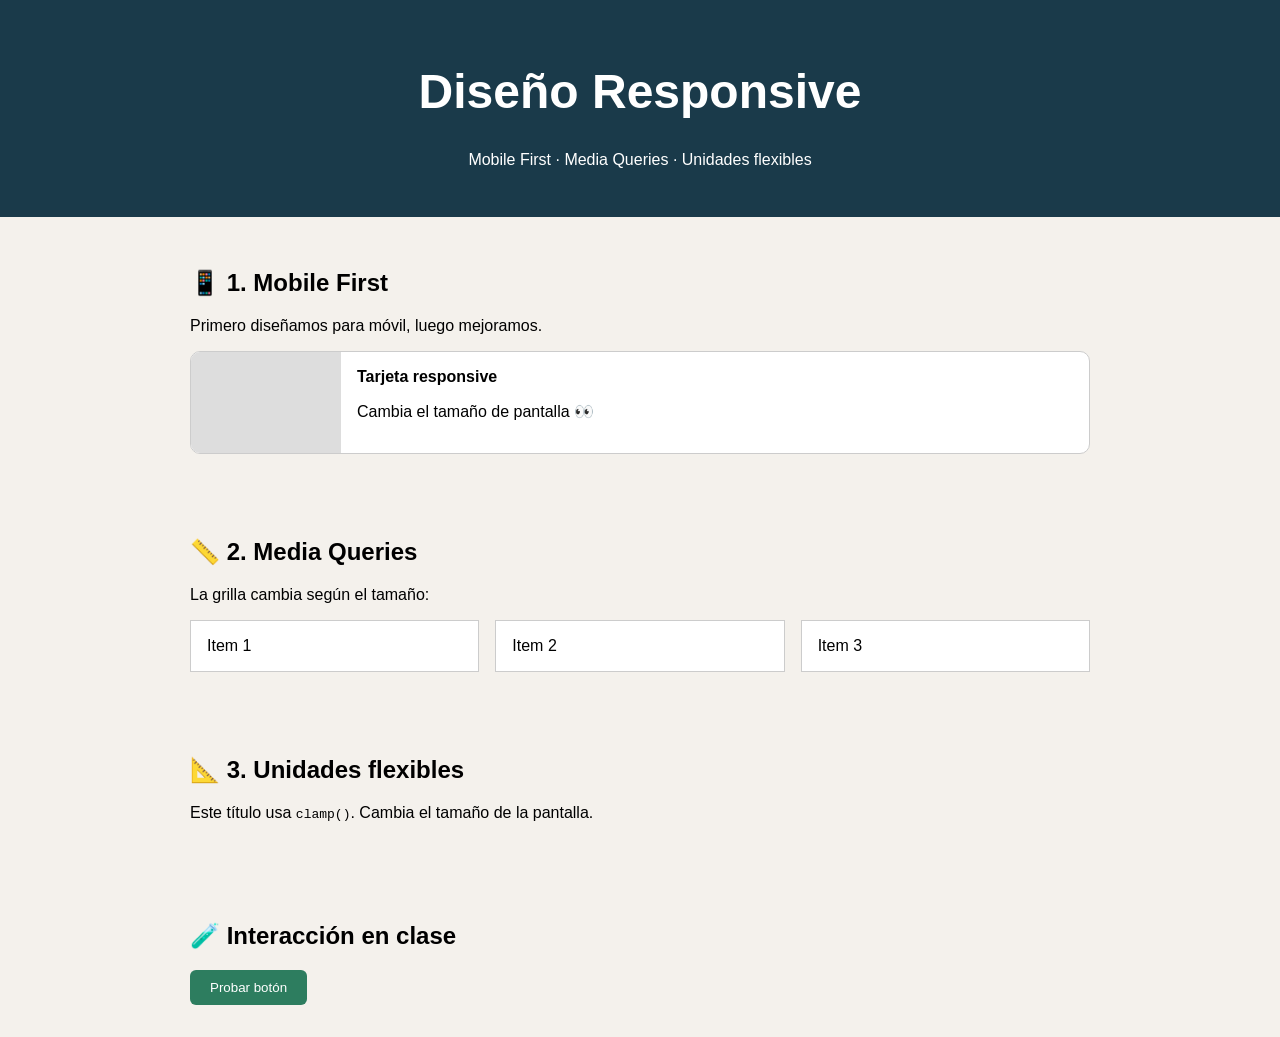
<file: Semana-03-Responsive/index.html>
<!DOCTYPE html>
<html lang="es">
<head>
<meta charset="UTF-8">
<meta name="viewport" content="width=device-width, initial-scale=1.0">
<title>Clase — Diseño Responsive</title>

<link rel="stylesheet" href="./css/style.css">
</head>

<body>

<header>
  <h1>Diseño Responsive</h1>
  <p>Mobile First · Media Queries · Unidades flexibles</p>
</header>

<section>
  <h2>📱 1. Mobile First</h2>
  <p>Primero diseñamos para móvil, luego mejoramos.</p>

  <div class="card">
    <div class="img"></div>
    <div class="text">
      <strong>Tarjeta responsive</strong>
      <p>Cambia el tamaño de pantalla 👀</p>
    </div>
  </div>
</section>

<section>
  <h2>📏 2. Media Queries</h2>
  <p>La grilla cambia según el tamaño:</p>

  <div class="grid">
    <div>Item 1</div>
    <div>Item 2</div>
    <div>Item 3</div>
  </div>
</section>

<section>
  <h2>📐 3. Unidades flexibles</h2>
  <p>Este título usa <code>clamp()</code>. Cambia el tamaño de la pantalla.</p>
</section>

<section>
  <h2>🧪 Interacción en clase</h2>
  <button onclick="alert('Responsive funcionando 🚀')">
    Probar botón
  </button>
</section>

</body>
</html>
</file>
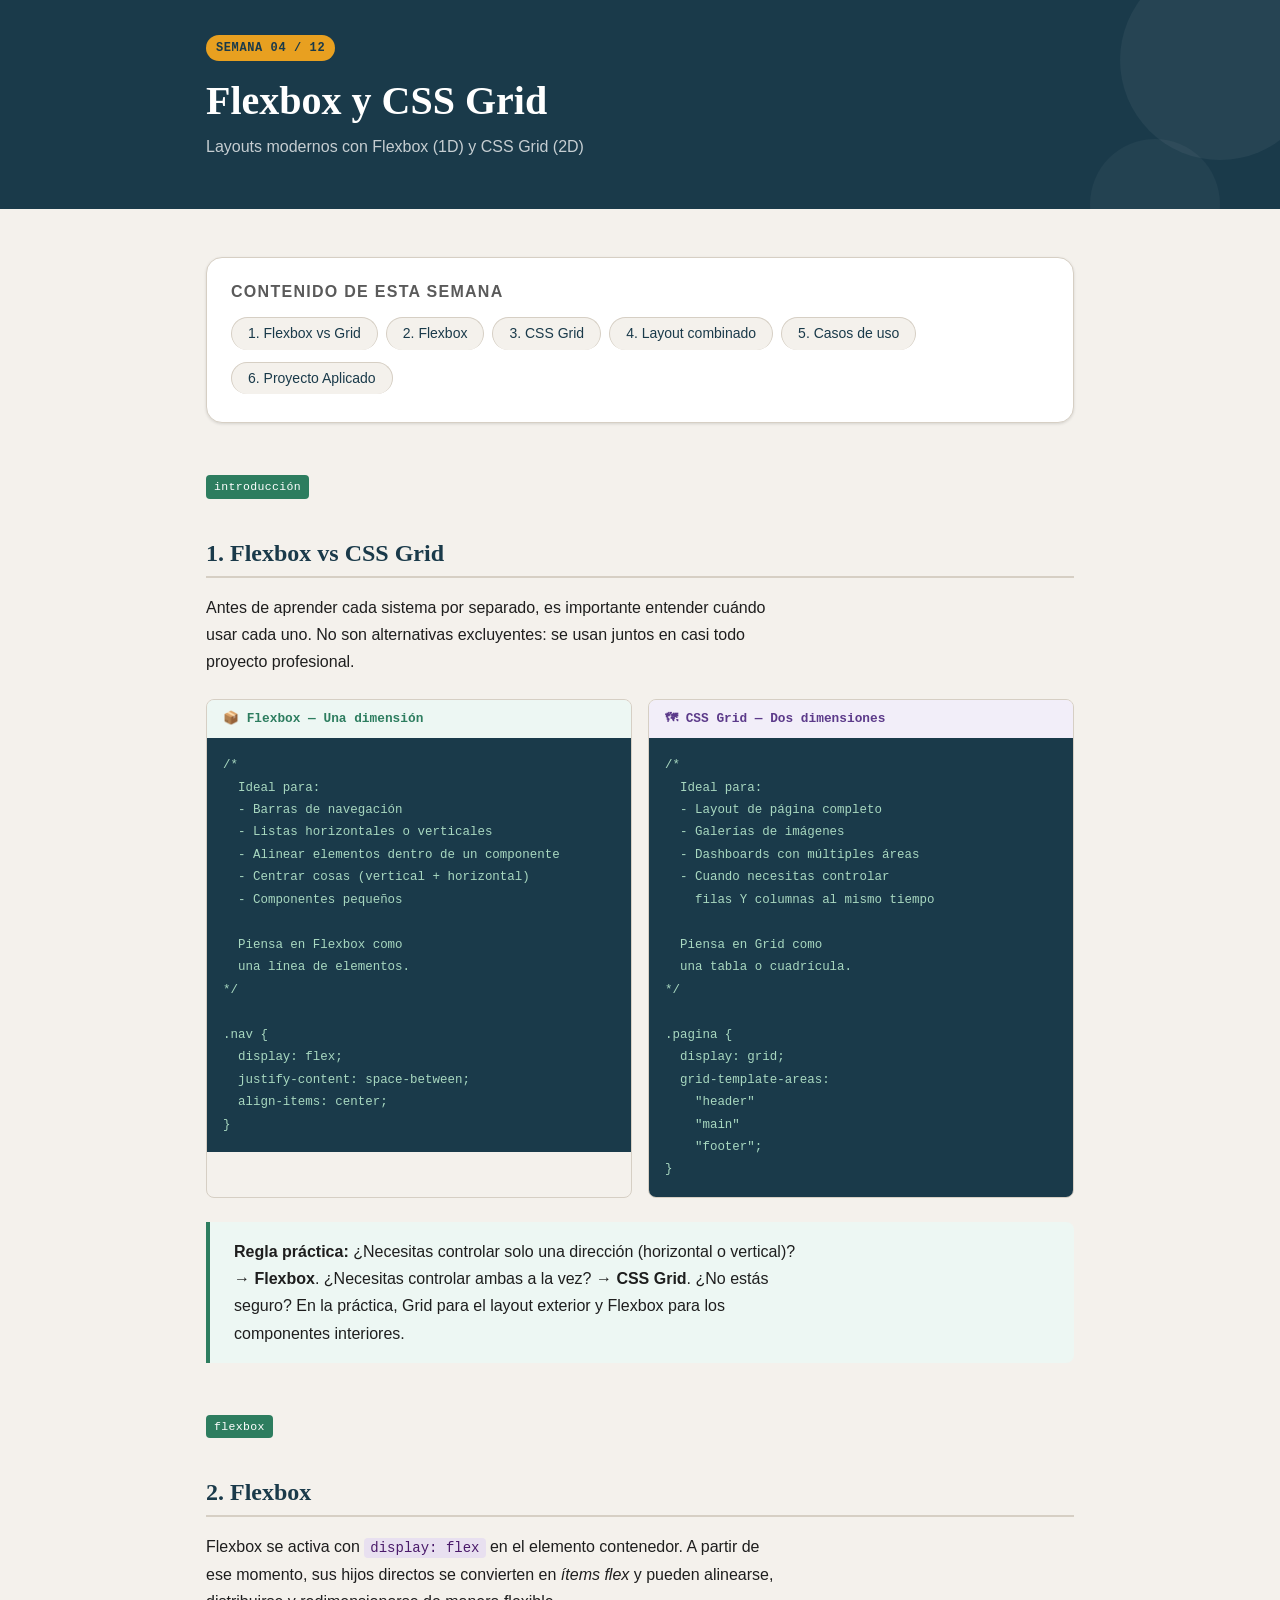
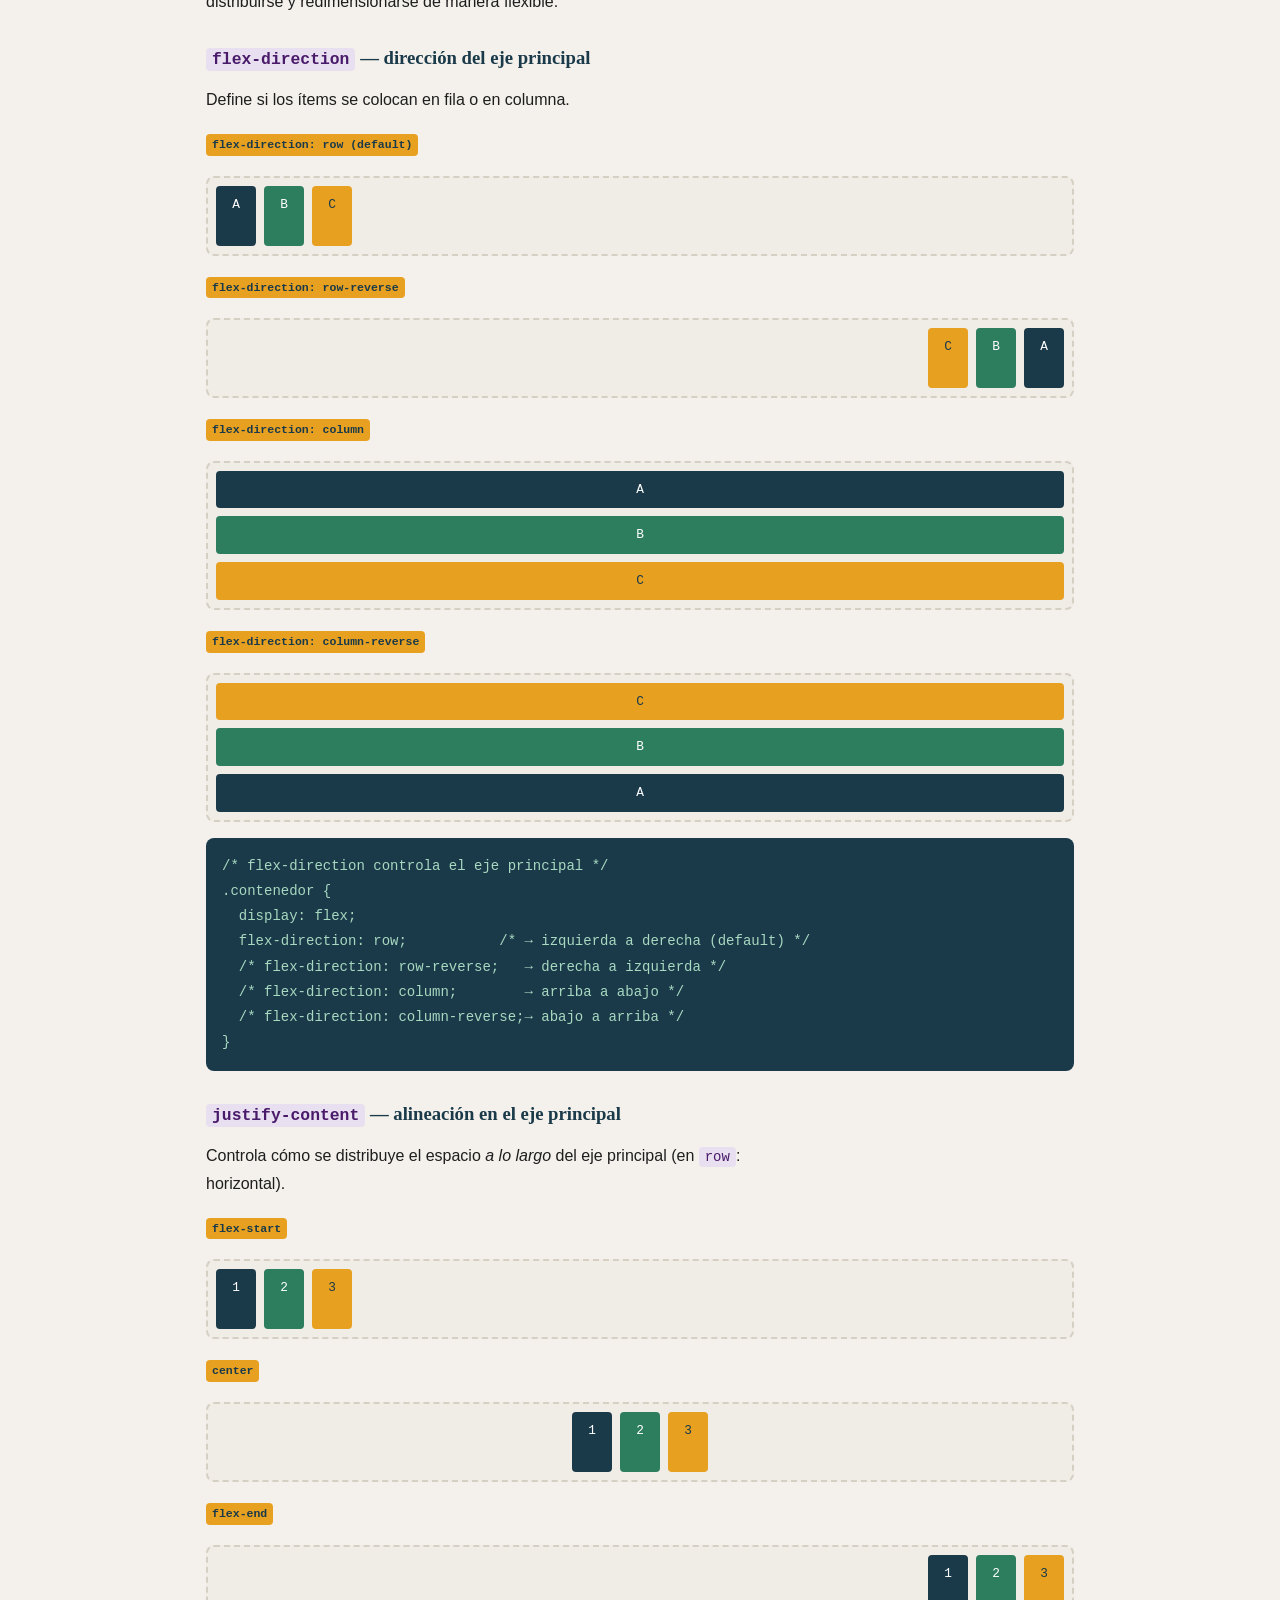
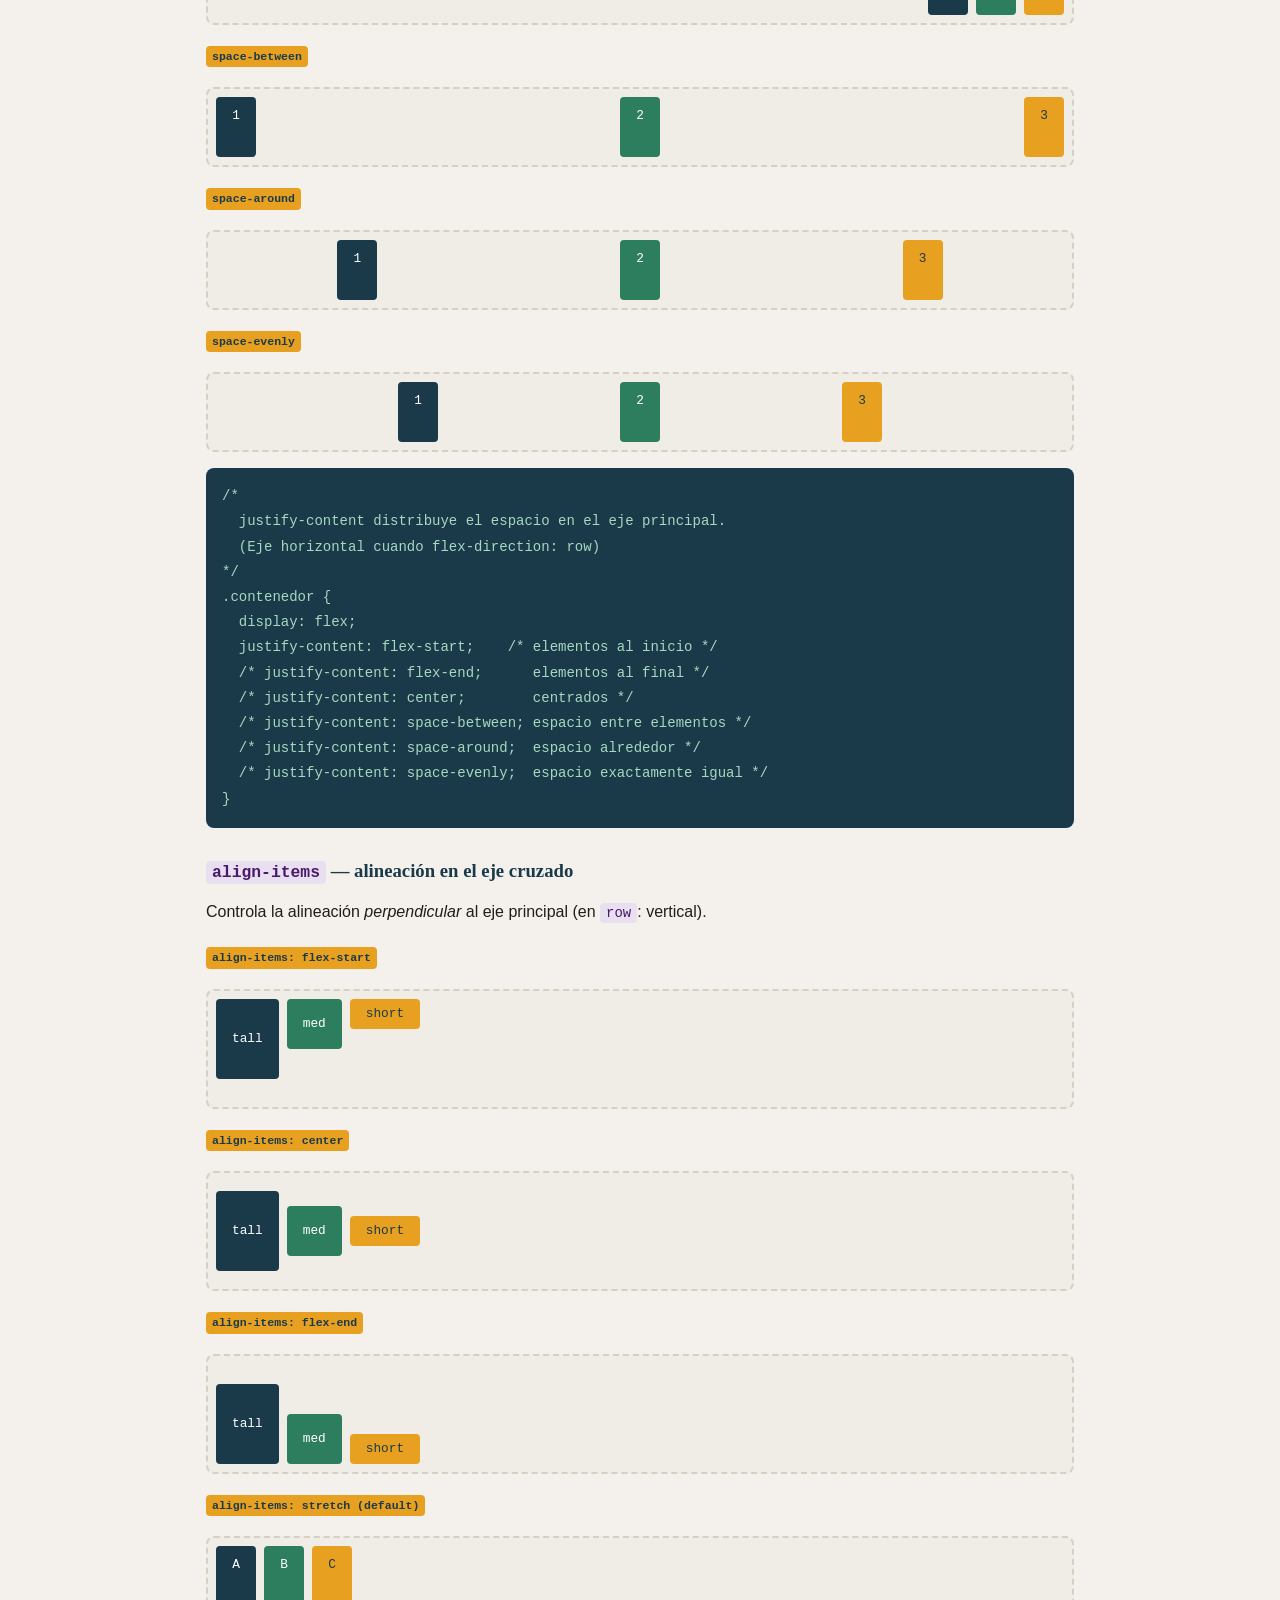
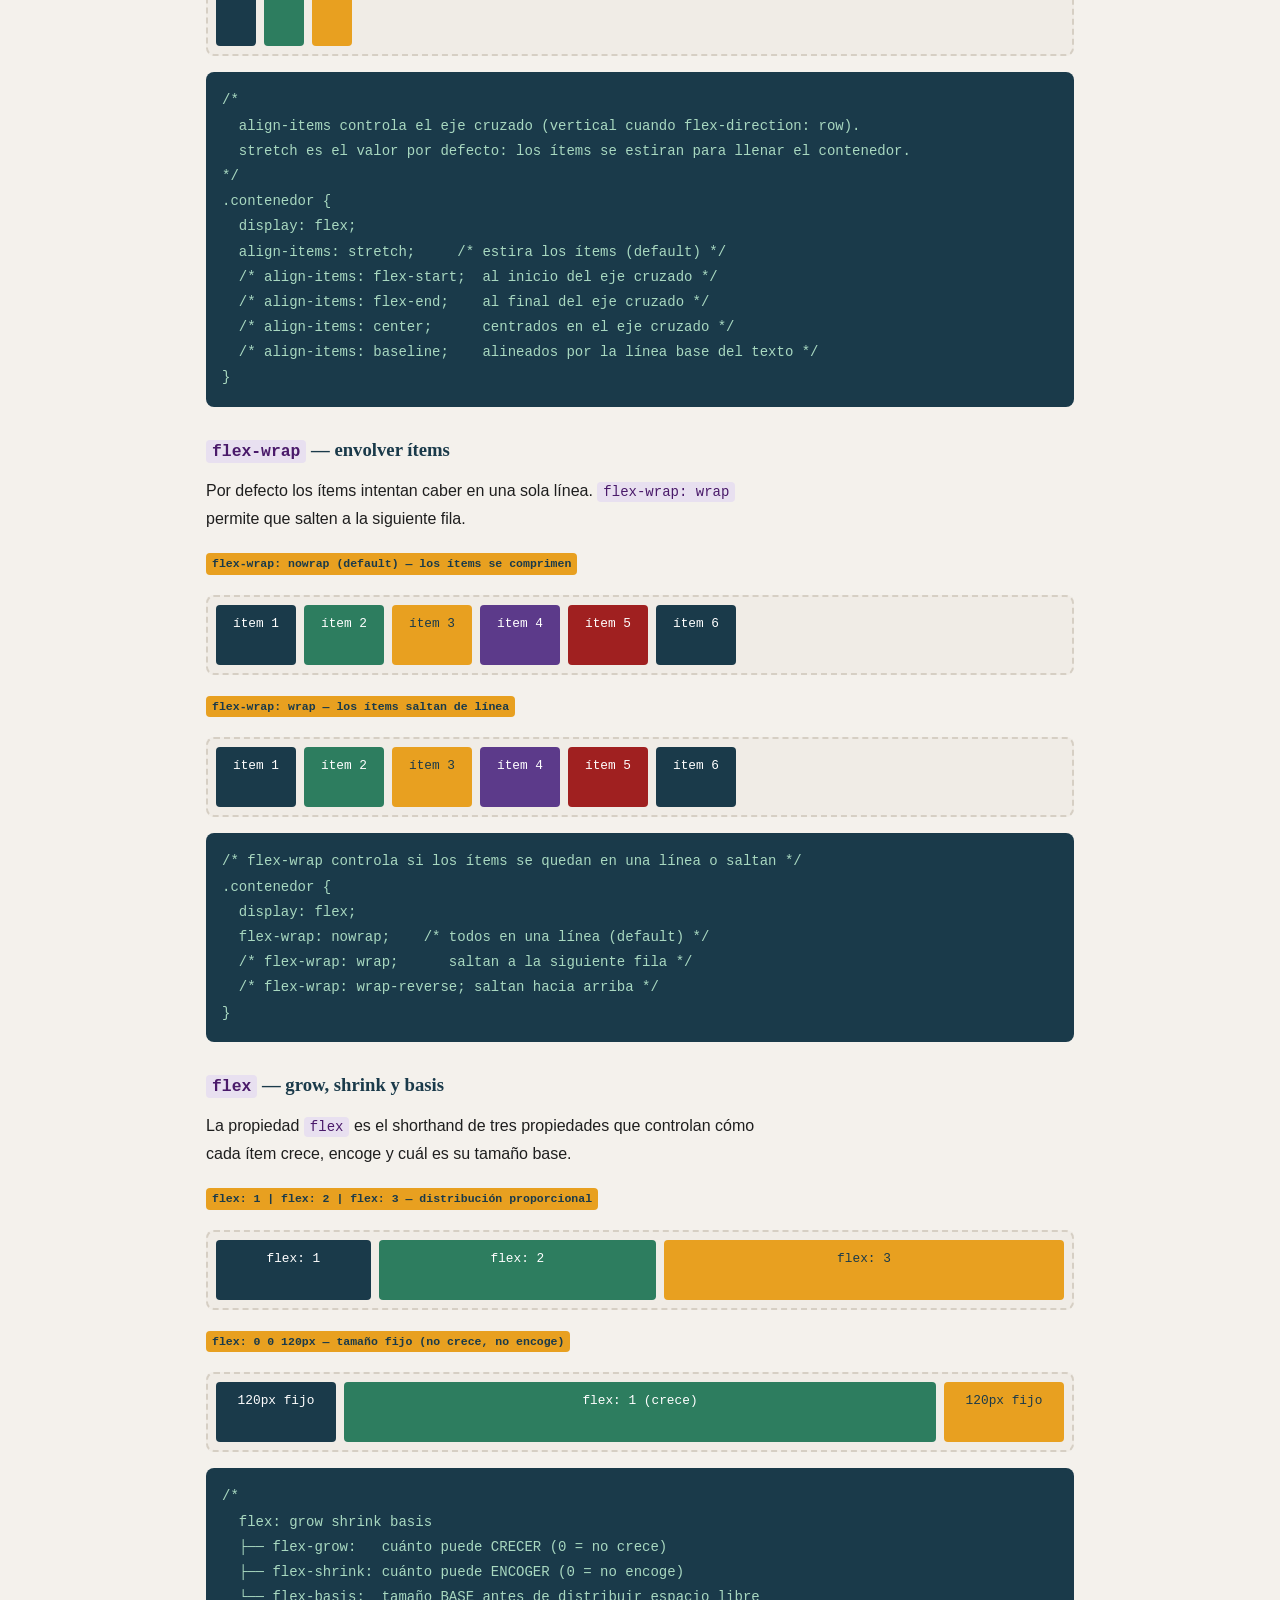
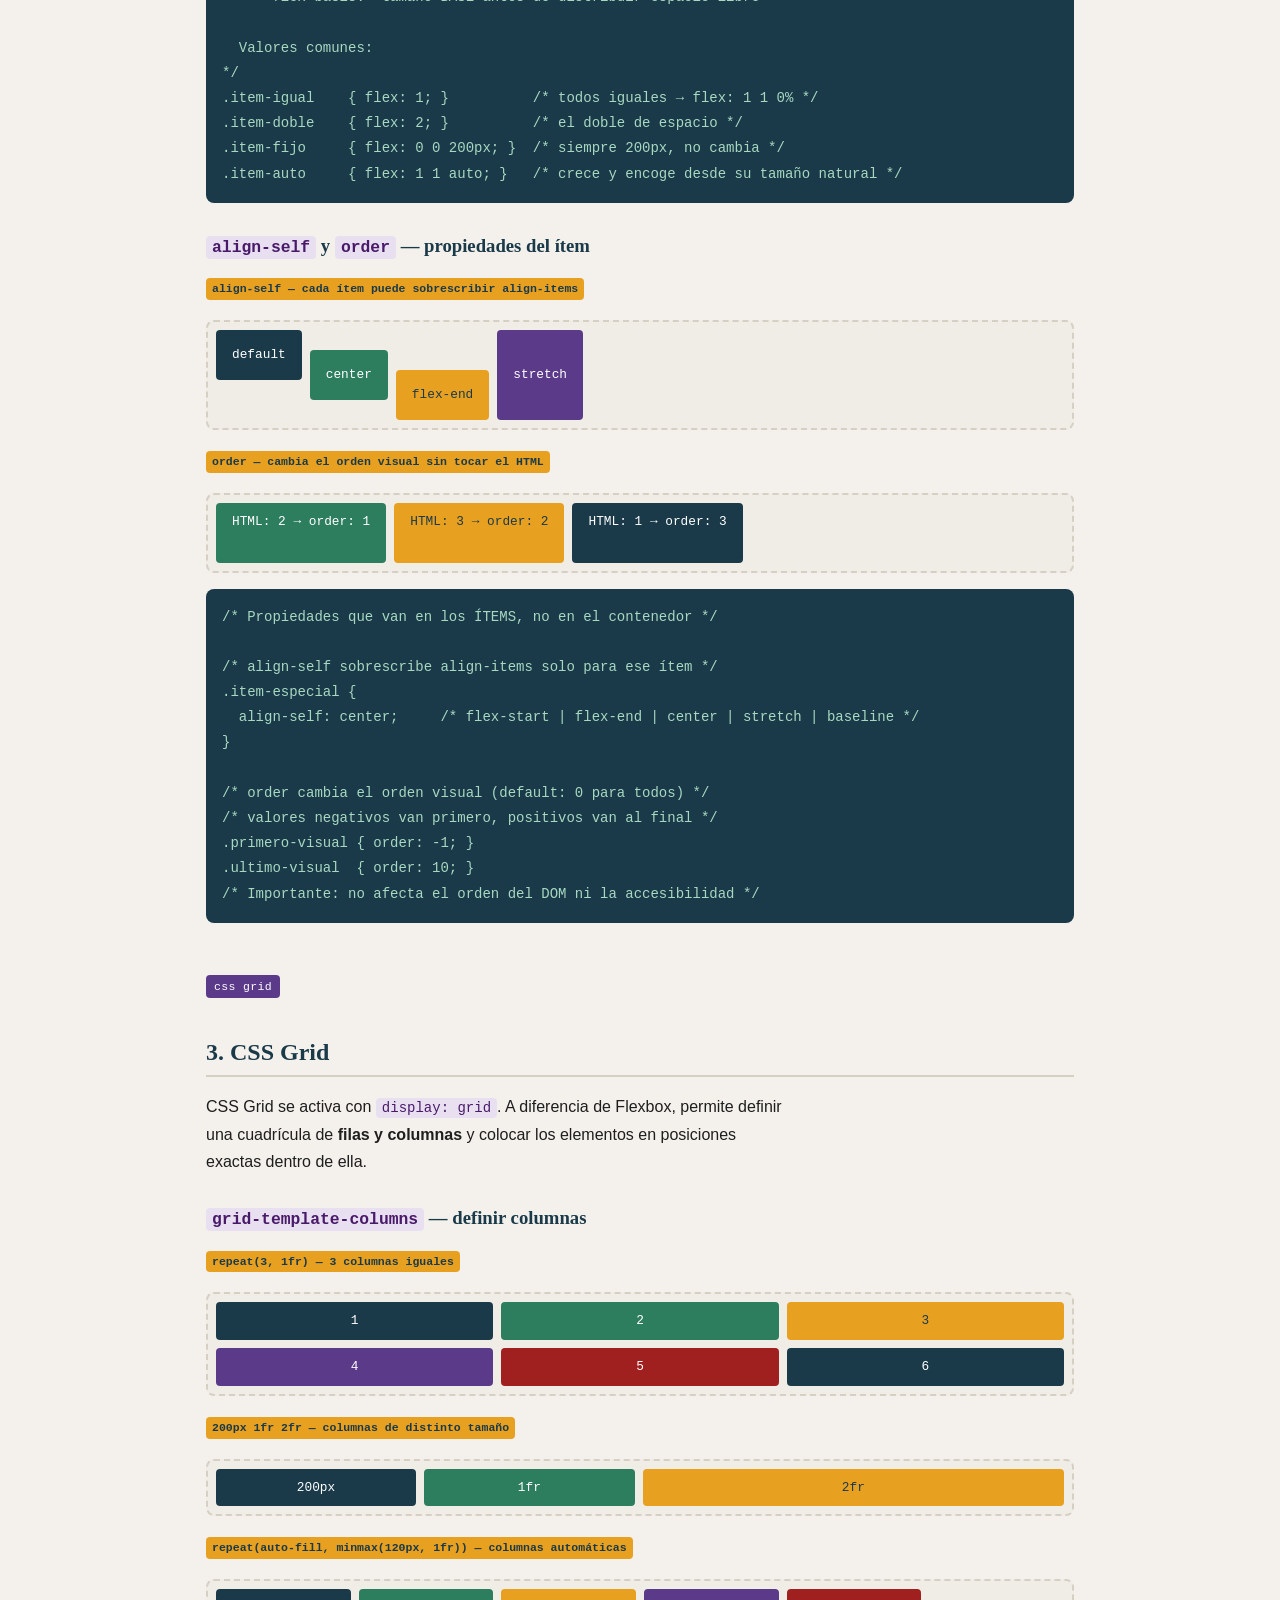
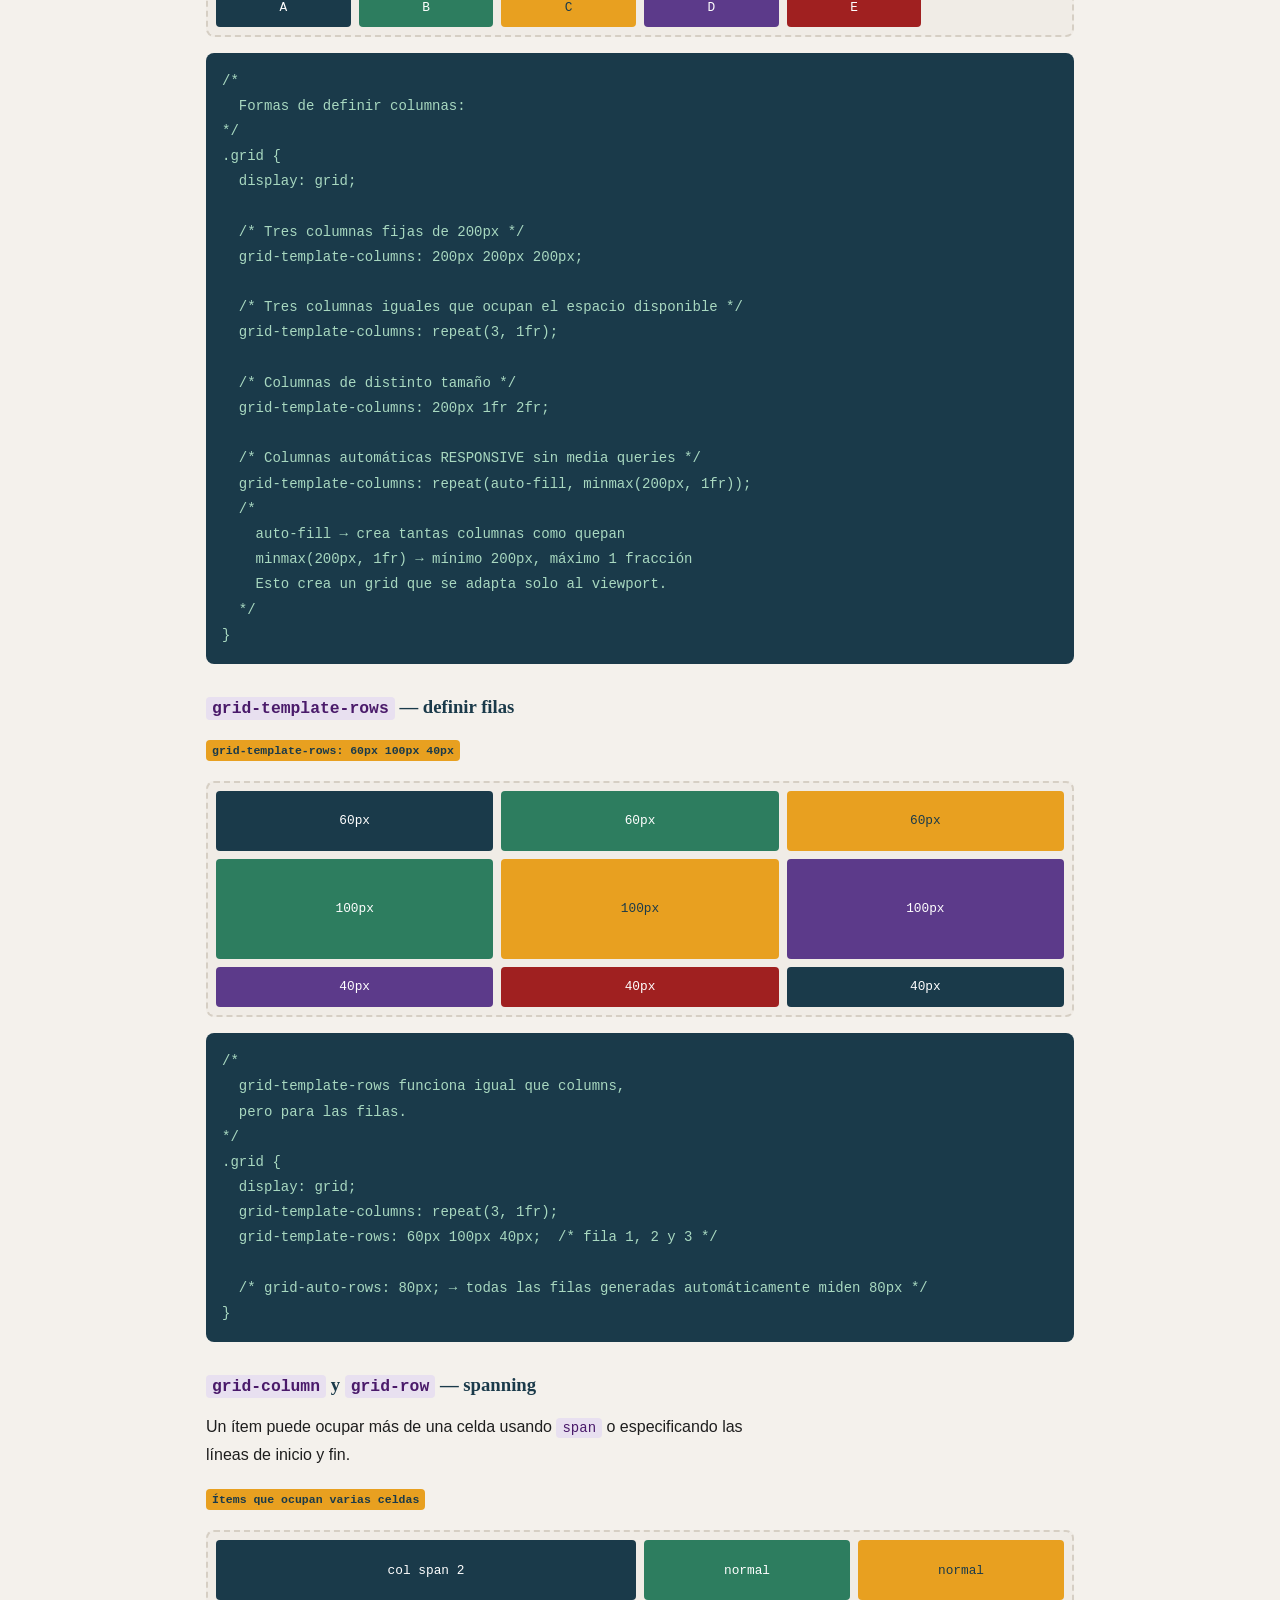
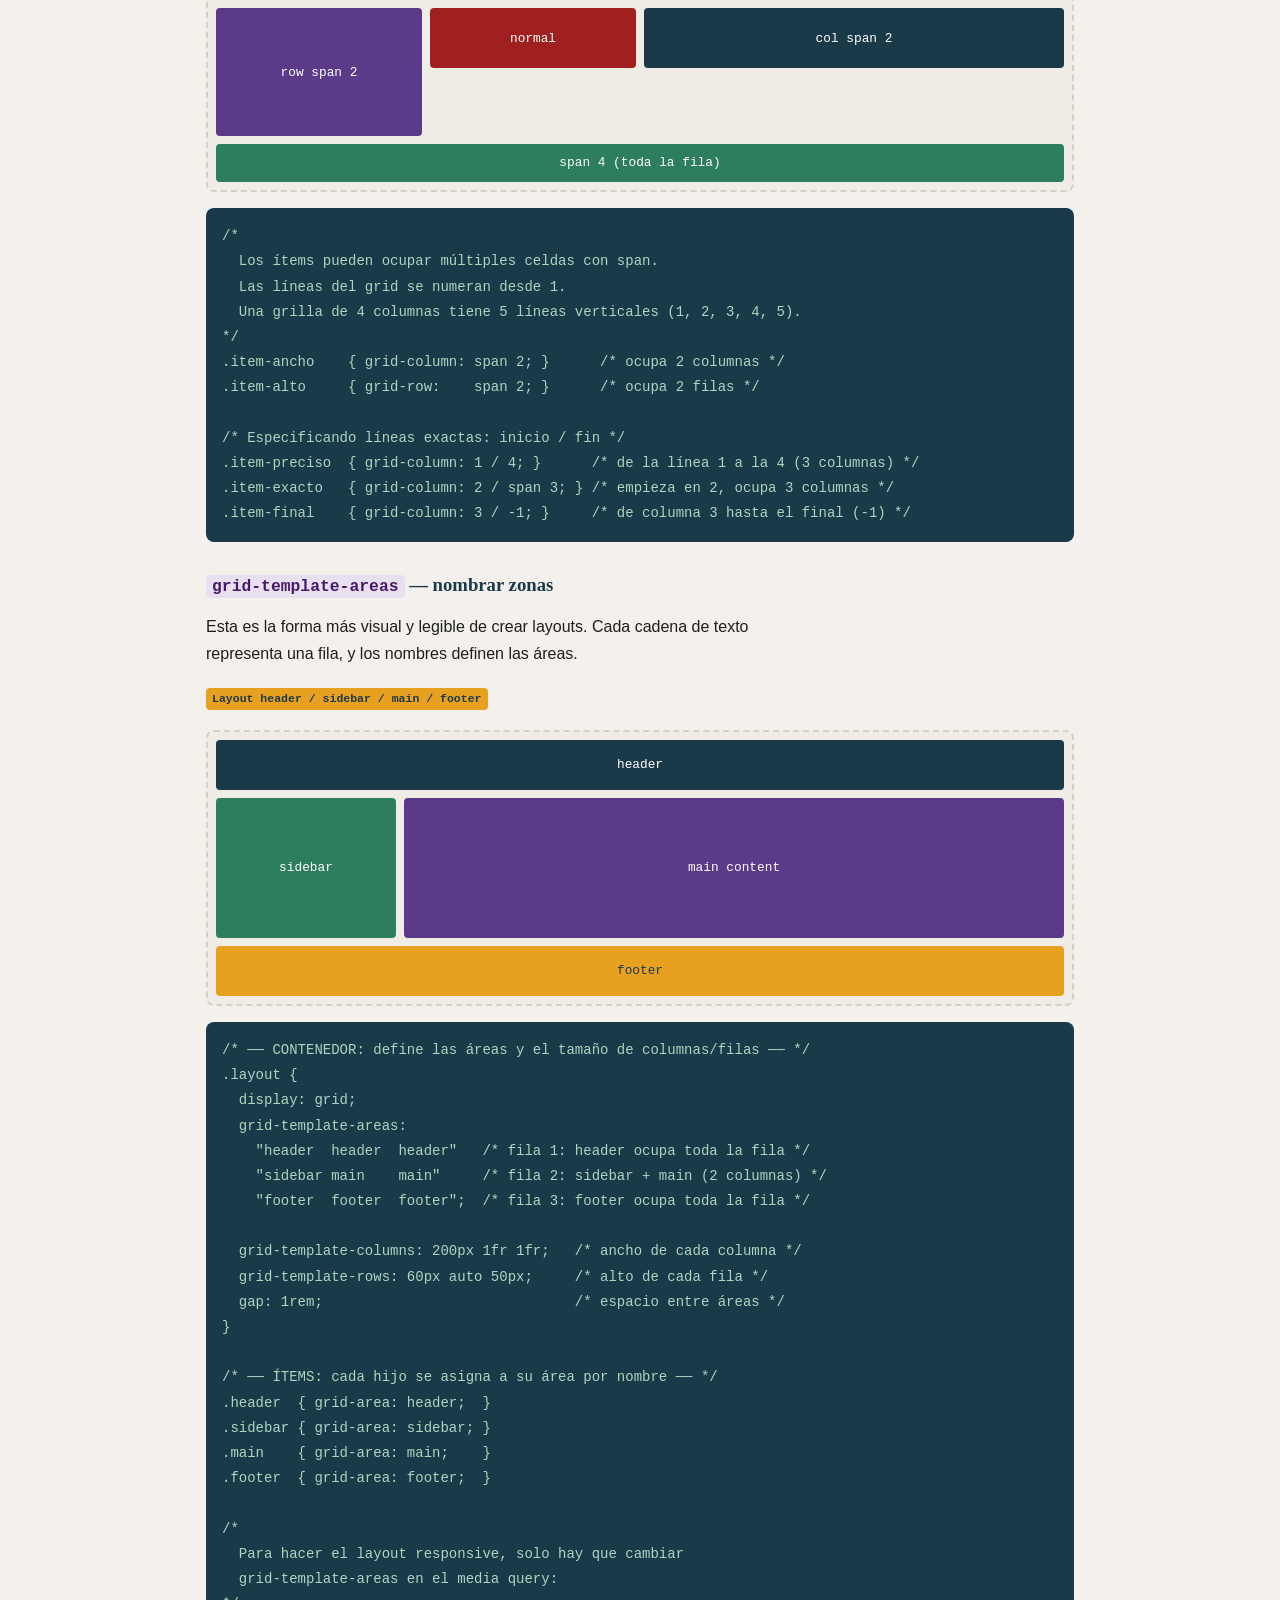
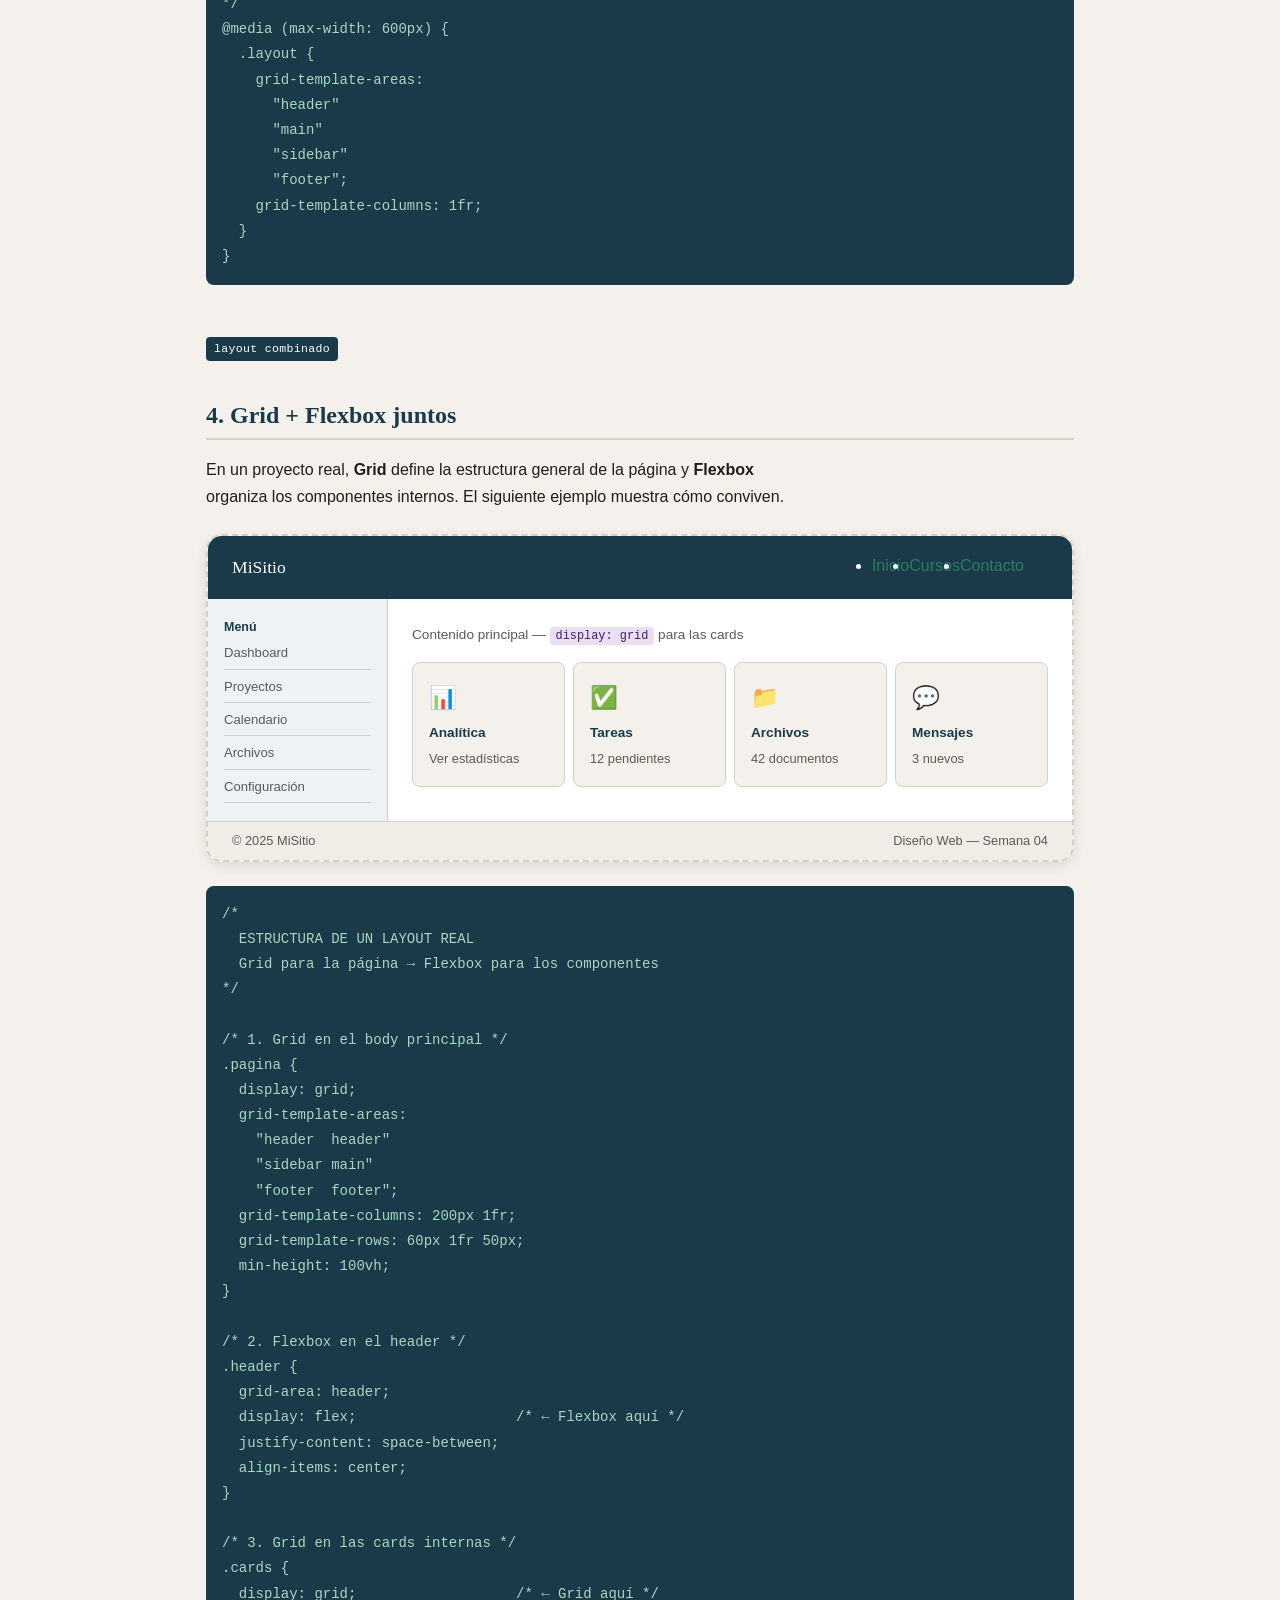
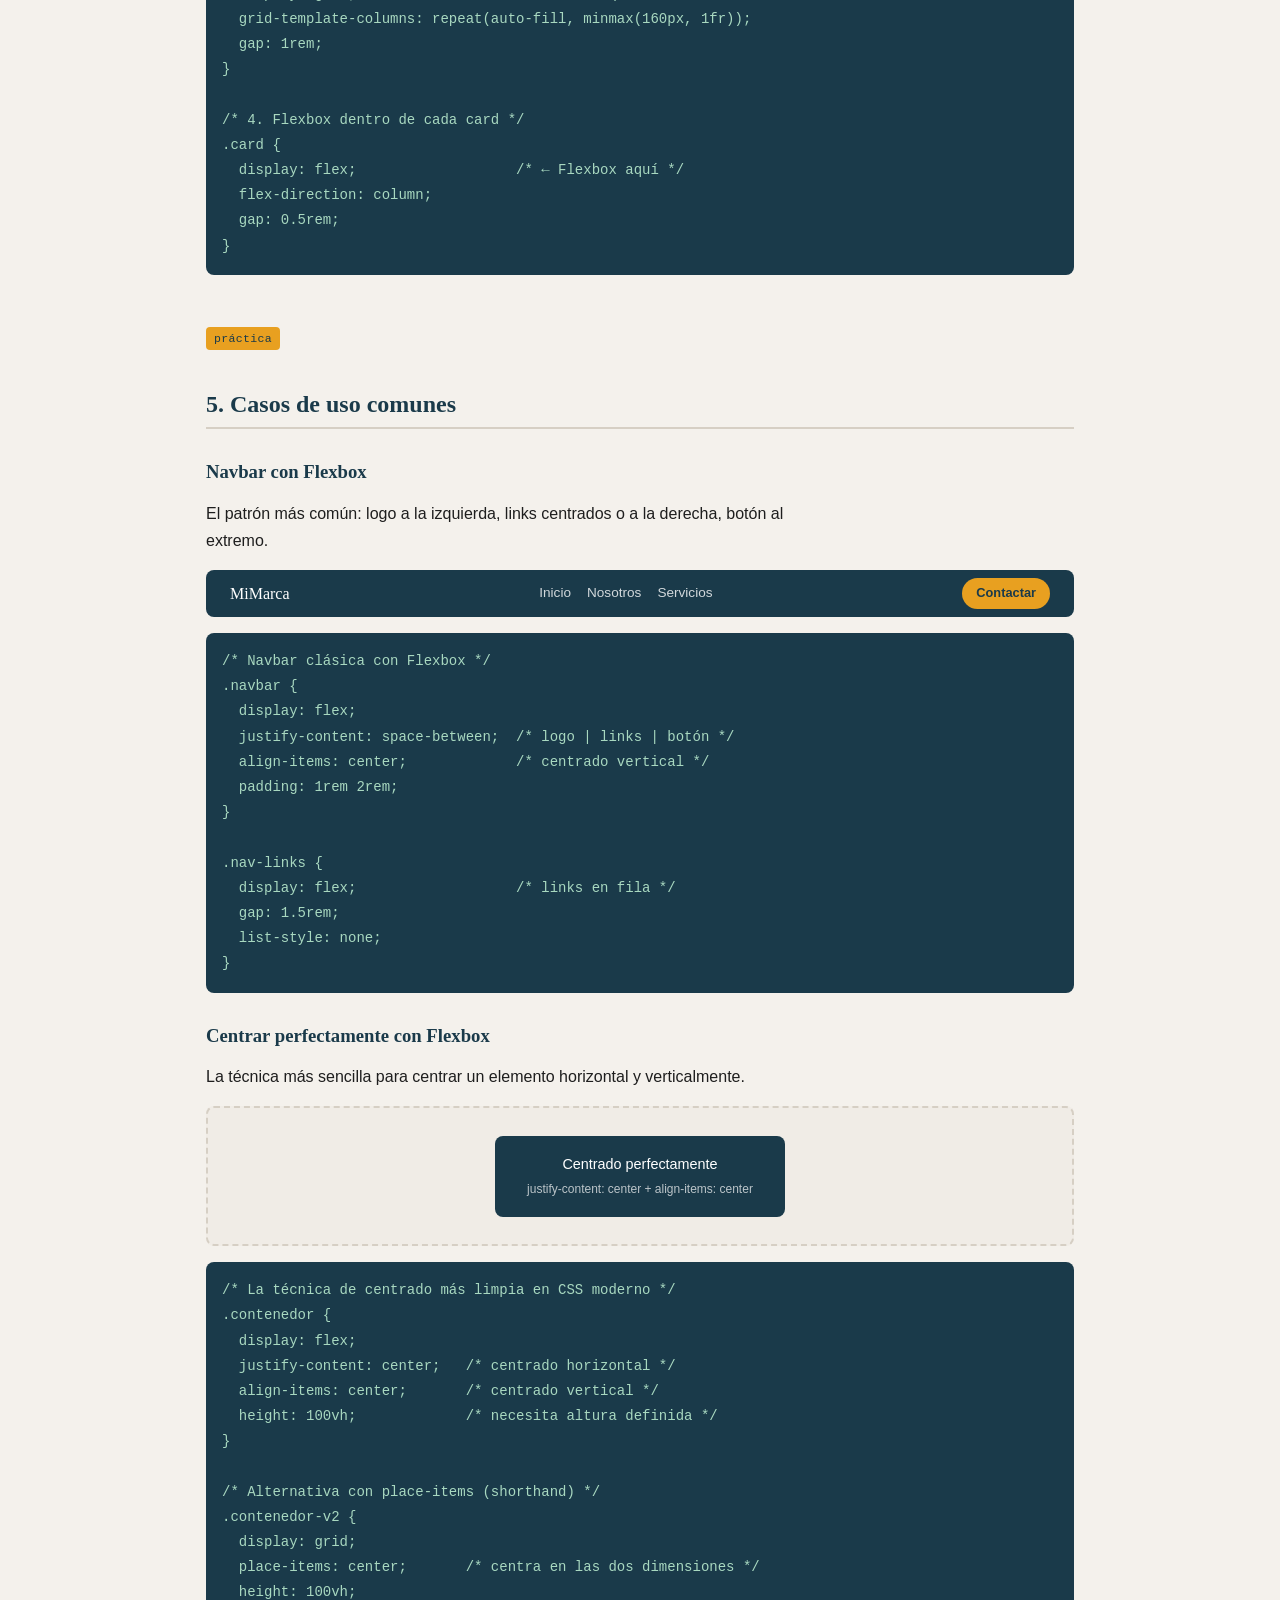
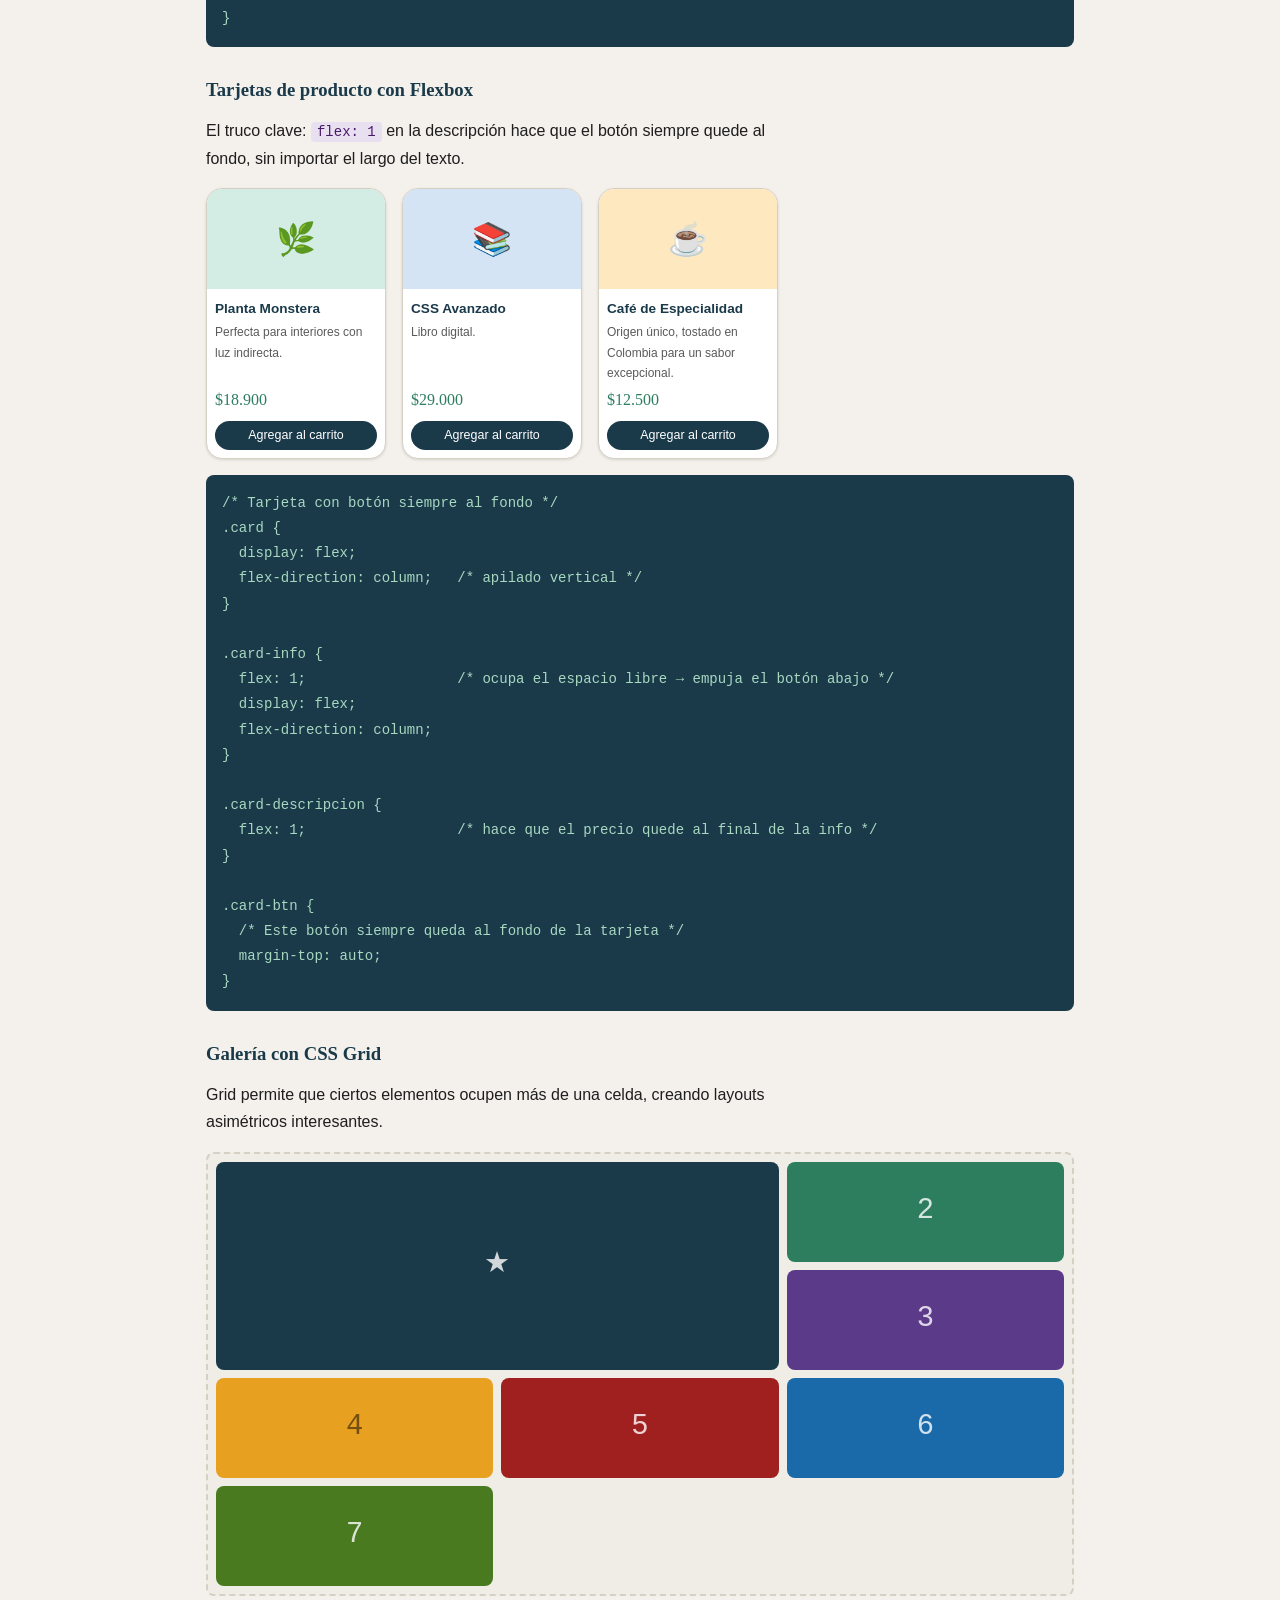
<file: Semana-04-Flexbox-Grid/index.html>
<!DOCTYPE html>
<html lang="es">

<head>
  <meta charset="UTF-8">
  <meta name="viewport" content="width=device-width, initial-scale=1.0">
  <title>Semana 04 — Flexbox y CSS Grid</title>

  <!--
    FLEXBOX Y CSS GRID
    ==================
    Flexbox y CSS Grid son los dos sistemas de layout modernos de CSS.
    Ambos resuelven el problema de distribuir elementos en una página,
    pero cada uno está optimizado para casos de uso distintos:

    FLEXBOX → Una dimensión (fila O columna)
    CSS GRID → Dos dimensiones (filas Y columnas)

    La regla general:
    - Componentes pequeños y alineación → Flexbox
    - Layouts de página completos       → CSS Grid
    - En la práctica, se usan juntos
  -->

  <style>

    /* ============================================================
       VARIABLES CSS — Paleta consistente con las semanas anteriores
       ============================================================ */
    :root {
      --color-primario:    #1a3a4a;
      --color-secundario:  #2d7d5f;
      --color-acento:      #e8a020;
      --color-fondo:       #f4f1ec;
      --color-superficie:  #ffffff;
      --color-texto:       #1e1e1e;
      --color-texto-suave: #5a5a5a;
      --color-borde:       #d6cfc4;

      --fuente-titulos: 'Georgia', 'Times New Roman', serif;
      --fuente-cuerpo:  'Trebuchet MS', 'Gill Sans', sans-serif;
      --fuente-codigo:  'Courier New', 'Lucida Console', monospace;

      --espacio-xs:  0.25rem;
      --espacio-sm:  0.5rem;
      --espacio-md:  1rem;
      --espacio-lg:  1.5rem;
      --espacio-xl:  2rem;
      --espacio-xxl: 3rem;

      --radio-sm:   4px;
      --radio-md:   8px;
      --radio-lg:   16px;
      --radio-pill: 999px;

      --sombra-sm: 0 1px 3px rgba(0,0,0,0.12);
      --sombra-md: 0 4px 12px rgba(0,0,0,0.10);
      --sombra-lg: 0 8px 24px rgba(0,0,0,0.12);
    }


    /* ============================================================
       RESET Y ESTILOS BASE
       ============================================================ */
    *, *::before, *::after {
      box-sizing: border-box;
      margin: 0;
      padding: 0;
    }

    body {
      font-family: var(--fuente-cuerpo);
      font-size: 16px;
      line-height: 1.7;
      color: var(--color-texto);
      background-color: var(--color-fondo);
    }

    p {
      margin-bottom: var(--espacio-md);
      max-width: 65ch;
    }

    h1, h2, h3, h4 {
      font-family: var(--fuente-titulos);
      color: var(--color-primario);
      line-height: 1.2;
      margin-bottom: var(--espacio-md);
    }

    h2, h3 { margin-top: var(--espacio-xl); }

    a {
      color: var(--color-secundario);
      text-decoration: none;
      border-bottom: 1px solid transparent;
      transition: border-color 0.2s ease;
    }
    a:hover { border-bottom-color: var(--color-secundario); }

    code {
      font-family: var(--fuente-codigo);
      font-size: 0.875em;
      background-color: #e8e0f0;
      color: #4a1a6a;
      padding: 2px 6px;
      border-radius: var(--radio-sm);
    }

    pre {
      background: var(--color-primario);
      color: #a8d8c0;
      padding: var(--espacio-md);
      border-radius: var(--radio-md);
      overflow-x: auto;
      font-family: var(--fuente-codigo);
      font-size: 0.875rem;
      line-height: 1.8;
      margin-bottom: var(--espacio-lg);
      tab-size: 2;
    }

    pre code {
      background: none;
      color: inherit;
      padding: 0;
      font-size: inherit;
    }

    ul, ol { padding-left: 1.5rem; }
    li { margin-bottom: var(--espacio-xs); }

    ::selection {
      background-color: var(--color-acento);
      color: var(--color-primario);
    }


    /* ============================================================
       LAYOUT GENERAL
       ============================================================ */
    .pagina-wrapper {
      max-width: 900px;
      margin: 0 auto;
      padding: 0 var(--espacio-md);
    }


    /* ============================================================
       ENCABEZADO DE SITIO
       ============================================================ */
    .site-header {
      background-color: var(--color-primario);
      color: #ffffff;
      padding: var(--espacio-xl) var(--espacio-md);
      margin-bottom: var(--espacio-xxl);
      position: relative;
      overflow: hidden;
    }

    .site-header::before {
      content: "";
      position: absolute;
      top: -40px;
      right: -40px;
      width: 200px;
      height: 200px;
      background: rgba(255,255,255,0.05);
      border-radius: 50%;
    }

    .site-header::after {
      content: "";
      position: absolute;
      bottom: -60px;
      right: 60px;
      width: 130px;
      height: 130px;
      background: rgba(255,255,255,0.04);
      border-radius: 50%;
    }

    .site-header h1 {
      color: #ffffff;
      font-size: 2.5rem;
      margin-bottom: var(--espacio-sm);
    }

    .site-header p {
      color: rgba(255,255,255,0.75);
      max-width: none;
    }

    .badge-semana {
      display: inline-block;
      background: var(--color-acento);
      color: var(--color-primario);
      font-family: var(--fuente-codigo);
      font-size: 0.75rem;
      font-weight: bold;
      padding: 3px 10px;
      border-radius: var(--radio-pill);
      margin-bottom: var(--espacio-md);
      letter-spacing: 0.05em;
    }


    /* ============================================================
       NAVEGACIÓN INTERNA
       ============================================================ */
    .nav-interna {
      background: var(--color-superficie);
      border: 1px solid var(--color-borde);
      border-radius: var(--radio-lg);
      padding: var(--espacio-lg);
      margin-bottom: var(--espacio-xxl);
      box-shadow: var(--sombra-sm);
    }

    .nav-interna h2 {
      font-size: 1rem;
      margin-top: 0;
      margin-bottom: var(--espacio-md);
      color: var(--color-texto-suave);
      text-transform: uppercase;
      letter-spacing: 0.08em;
      font-family: var(--fuente-cuerpo);
    }

    .nav-interna ul {
      list-style: none;
      padding: 0;
      display: flex;
      flex-wrap: wrap;
      gap: var(--espacio-sm);
    }

    .nav-interna a {
      display: inline-block;
      padding: var(--espacio-xs) var(--espacio-md);
      background: var(--color-fondo);
      border: 1px solid var(--color-borde);
      border-radius: var(--radio-pill);
      font-size: 0.875rem;
      color: var(--color-primario);
      border-bottom: none;
      transition: background 0.2s, border-color 0.2s;
    }

    .nav-interna a:hover {
      background: var(--color-primario);
      color: #fff;
      border-color: var(--color-primario);
    }


    /* ============================================================
       ETIQUETA IDENTIFICADORA
       ============================================================ */
    .etiqueta {
      display: inline-block;
      background: var(--color-primario);
      color: #ffffff;
      font-family: var(--fuente-codigo);
      font-size: 0.72rem;
      padding: 2px 8px;
      border-radius: var(--radio-sm);
      margin-bottom: var(--espacio-sm);
      letter-spacing: 0.03em;
    }

    .etiqueta.verde  { background: var(--color-secundario); }
    .etiqueta.ambar  { background: var(--color-acento); color: var(--color-primario); }
    .etiqueta.lila   { background: #5c3a8a; }
    .etiqueta.rojo   { background: #a02020; }


    /* ============================================================
       SECCIÓN DE CONTENIDO
       ============================================================ */
    .seccion {
      margin-bottom: var(--espacio-xxl);
      scroll-margin-top: 2rem;
    }

    .seccion > h2 {
      border-bottom: 2px solid var(--color-borde);
      padding-bottom: var(--espacio-sm);
    }


    /* ============================================================
       BLOQUE DE NOTA
       ============================================================ */
    .nota {
      border-left: 4px solid var(--color-secundario);
      background: #edf7f3;
      padding: var(--espacio-md) var(--espacio-lg);
      border-radius: 0 var(--radio-md) var(--radio-md) 0;
      margin: var(--espacio-lg) 0;
    }

    .nota.ambar {
      border-color: var(--color-acento);
      background: #fdf5e6;
    }

    .nota.azul {
      border-color: var(--color-primario);
      background: #eef2f5;
    }

    .nota.lila {
      border-color: #5c3a8a;
      background: #f2eef9;
    }

    .nota p { margin-bottom: 0; }
    .nota p + p { margin-top: var(--espacio-sm); }


    /* ============================================================
       TABLA DE REFERENCIA
       ============================================================ */
    .tabla-wrapper {
      overflow-x: auto;
      margin: var(--espacio-lg) 0;
      border-radius: var(--radio-md);
      box-shadow: var(--sombra-sm);
    }

    table {
      width: 100%;
      border-collapse: collapse;
      font-size: 0.9rem;
      background: var(--color-superficie);
    }

    th, td {
      border: 1px solid var(--color-borde);
      padding: 0.6rem 1rem;
      text-align: left;
    }

    th {
      background-color: var(--color-primario);
      color: #ffffff;
      font-family: var(--fuente-titulos);
      font-weight: normal;
    }

    tr:nth-child(even) { background-color: #f0ece6; }
    td code { font-size: 0.8rem; }


    /* ============================================================
       COMPARATIVA DOS COLUMNAS
       ============================================================ */
    .comparativa {
      display: grid;
      grid-template-columns: 1fr;
      gap: var(--espacio-md);
      margin: var(--espacio-lg) 0;
    }

    @media (min-width: 620px) {
      .comparativa { grid-template-columns: 1fr 1fr; }
    }

    .comparativa-item {
      border-radius: var(--radio-md);
      overflow: hidden;
      border: 1px solid var(--color-borde);
    }

    .comparativa-item .cab {
      padding: var(--espacio-sm) var(--espacio-md);
      font-family: var(--fuente-codigo);
      font-size: 0.8rem;
      font-weight: bold;
    }

    .comparativa-item.flex-col .cab { background: #edf7f3; color: var(--color-secundario); }
    .comparativa-item.grid-col .cab { background: #f2eef9; color: #5c3a8a; }
    .comparativa-item pre { margin: 0; border-radius: 0; font-size: 0.78rem; }


    /* ============================================================
       SECCIÓN 1: FLEXBOX — DEMOS VISUALES
       ============================================================
       Flexbox (Flexible Box Layout) distribuye elementos en UNA
       dirección: fila (row) o columna (column).

       El elemento con display: flex es el "contenedor flex".
       Sus hijos directos son los "ítems flex".

       PROPIEDADES DEL CONTENEDOR:
       - flex-direction    → dirección del eje principal
       - justify-content  → alineación en el eje principal
       - align-items      → alineación en el eje cruzado
       - flex-wrap        → si los ítems se envuelven o no
       - gap              → espacio entre ítems
       - align-content    → alineación de filas (cuando hay wrap)

       PROPIEDADES DE LOS ÍTEMS:
       - flex-grow        → cuánto puede crecer
       - flex-shrink      → cuánto puede encoger
       - flex-basis       → tamaño base antes de distribuir espacio
       - flex             → shorthand de grow/shrink/basis
       - align-self       → sobrescribe align-items para ese ítem
       - order            → cambia el orden visual sin cambiar el HTML
    */

    /* Contenedor base para todos los demos de Flexbox */
    .flex-demo {
      background: #f0ece6;
      border: 2px dashed var(--color-borde);
      border-radius: var(--radio-md);
      padding: var(--espacio-sm);
      margin: var(--espacio-md) 0;
      min-height: 80px;
    }

    /* Ítem base para todos los demos de Flexbox */
    .flex-item {
      background: var(--color-primario);
      color: #ffffff;
      font-family: var(--fuente-codigo);
      font-size: 0.8rem;
      padding: var(--espacio-sm) var(--espacio-md);
      border-radius: var(--radio-sm);
      text-align: center;
      min-width: 40px;
    }

    .flex-item.verde   { background: var(--color-secundario); }
    .flex-item.ambar   { background: var(--color-acento); color: var(--color-primario); }
    .flex-item.lila    { background: #5c3a8a; }
    .flex-item.rojo    { background: #a02020; }

    /* ── flex-direction ── */
    .fx-row    { display: flex; flex-direction: row;    gap: var(--espacio-sm); }
    .fx-col    { display: flex; flex-direction: column; gap: var(--espacio-sm); }
    .fx-rowrev { display: flex; flex-direction: row-reverse; gap: var(--espacio-sm); }
    .fx-colrev { display: flex; flex-direction: column-reverse; gap: var(--espacio-sm); }

    /* ── justify-content ── */
    .fx-jc-start   { display: flex; justify-content: flex-start;    gap: var(--espacio-sm); }
    .fx-jc-end     { display: flex; justify-content: flex-end;      gap: var(--espacio-sm); }
    .fx-jc-center  { display: flex; justify-content: center;        gap: var(--espacio-sm); }
    .fx-jc-between { display: flex; justify-content: space-between; gap: var(--espacio-sm); }
    .fx-jc-around  { display: flex; justify-content: space-around;  }
    .fx-jc-evenly  { display: flex; justify-content: space-evenly;  }

    /* ── align-items ── */
    .fx-ai-demo {
      display: flex;
      align-items: center;  /* cambiado en cada demo */
      gap: var(--espacio-sm);
      min-height: 120px;
    }

    .flex-item.tall   { height: 80px; display: flex; align-items: center; justify-content: center; }
    .flex-item.medium { height: 50px; display: flex; align-items: center; justify-content: center; }
    .flex-item.short  { height: 30px; display: flex; align-items: center; justify-content: center; }

    .fx-ai-start    { align-items: flex-start;  }
    .fx-ai-end      { align-items: flex-end;    }
    .fx-ai-center   { align-items: center;      }
    .fx-ai-stretch  { align-items: stretch;     }
    .fx-ai-baseline { align-items: baseline;    }

    /* ── flex-wrap ── */
    .fx-wrap {
      display: flex;
      flex-wrap: wrap;
      gap: var(--espacio-sm);
    }

    .fx-nowrap {
      display: flex;
      flex-wrap: nowrap;
      gap: var(--espacio-sm);
      overflow: hidden;
    }

    /* ── flex (grow / shrink / basis) ── */
    .fx-grow-demo { display: flex; gap: var(--espacio-sm); }
    .fx-grow-1 { flex: 1; }    /* ocupa 1 fracción del espacio libre */
    .fx-grow-2 { flex: 2; }    /* ocupa 2 fracciones (el doble que flex:1) */
    .fx-grow-3 { flex: 3; }    /* ocupa 3 fracciones */
    .fx-basis  { flex: 0 0 120px; }  /* tamaño fijo, no crece ni encoge */

    /* ── align-self y order ── */
    .fx-self-demo {
      display: flex;
      align-items: flex-start;
      gap: var(--espacio-sm);
      min-height: 110px;
    }

    .item-self-end    { align-self: flex-end; }
    .item-self-center { align-self: center; }
    .item-self-str    { align-self: stretch; }

    .fx-order-demo { display: flex; gap: var(--espacio-sm); }
    .order-1 { order: 1; }
    .order-2 { order: 2; }
    .order-3 { order: 3; }
    .order-minus { order: -1; }  /* va antes de todos */


    /* ============================================================
       SECCIÓN 2: CSS GRID — DEMOS VISUALES
       ============================================================
       CSS Grid trabaja en DOS dimensiones: filas y columnas.
       Es ideal para layouts de página completos.

       El elemento con display: grid es el "contenedor grid".
       Los hijos directos son los "ítems grid".

       PROPIEDADES DEL CONTENEDOR:
       - grid-template-columns → define las columnas
       - grid-template-rows    → define las filas
       - grid-template-areas   → nombra zonas del grid
       - gap (row-gap/column-gap) → espacio entre celdas
       - justify-items         → alineación horizontal de ítems
       - align-items           → alineación vertical de ítems
       - justify-content       → alineación del grid completo (H)
       - align-content         → alineación del grid completo (V)

       PROPIEDADES DE LOS ÍTEMS:
       - grid-column           → columnas que ocupa el ítem
       - grid-row              → filas que ocupa el ítem
       - grid-area             → nombre de área a ocupar
       - justify-self          → alineación horizontal propia
       - align-self            → alineación vertical propia
    */

    /* Contenedor base para todos los demos de Grid */
    .grid-demo {
      background: #f0ece6;
      border: 2px dashed var(--color-borde);
      border-radius: var(--radio-md);
      padding: var(--espacio-sm);
      margin: var(--espacio-md) 0;
    }

    /* Ítem base para todos los demos de Grid */
    .grid-item {
      background: #5c3a8a;
      color: #ffffff;
      font-family: var(--fuente-codigo);
      font-size: 0.8rem;
      padding: var(--espacio-sm);
      border-radius: var(--radio-sm);
      text-align: center;
      display: flex;
      align-items: center;
      justify-content: center;
    }

    .grid-item.v1 { background: var(--color-primario); }
    .grid-item.v2 { background: var(--color-secundario); }
    .grid-item.v3 { background: var(--color-acento); color: var(--color-primario); }
    .grid-item.v4 { background: #5c3a8a; }
    .grid-item.v5 { background: #a02020; }

    /* ── grid-template-columns ── */
    .gd-3col { display: grid; grid-template-columns: repeat(3, 1fr); gap: var(--espacio-sm); }
    .gd-2col { display: grid; grid-template-columns: repeat(2, 1fr); gap: var(--espacio-sm); }
    .gd-4col { display: grid; grid-template-columns: repeat(4, 1fr); gap: var(--espacio-sm); }

    .gd-mixed {
      /*
        Columnas de distintos tamaños mezclados:
        - 200px → columna fija
        - 1fr   → fracción del espacio restante
        - 2fr   → doble fracción
      */
      display: grid;
      grid-template-columns: 200px 1fr 2fr;
      gap: var(--espacio-sm);
    }

    .gd-autofill {
      /*
        auto-fill: crea tantas columnas como quepan.
        minmax(120px, 1fr): mínimo 120px, máximo 1fr.
        Esto crea un grid RESPONSIVE sin media queries.
      */
      display: grid;
      grid-template-columns: repeat(auto-fill, minmax(120px, 1fr));
      gap: var(--espacio-sm);
    }

    .gd-autofit {
      /*
        auto-fit: similar a auto-fill, pero las columnas vacías
        se colapsan (los ítems se estiran para llenar el espacio).
        Con pocos ítems, auto-fit se ve diferente a auto-fill.
      */
      display: grid;
      grid-template-columns: repeat(auto-fit, minmax(120px, 1fr));
      gap: var(--espacio-sm);
    }

    /* ── grid-template-rows ── */
    .gd-rows {
      display: grid;
      grid-template-columns: repeat(3, 1fr);
      grid-template-rows: 60px 100px 40px;
      gap: var(--espacio-sm);
    }

    /* ── grid-column y grid-row (span) ── */
    .gd-span {
      display: grid;
      grid-template-columns: repeat(4, 1fr);
      grid-template-rows: repeat(3, 60px);
      gap: var(--espacio-sm);
    }

    /*
      grid-column: inicio / fin
      grid-column: span N  → ocupa N columnas desde su posición

      Los números son líneas de la cuadrícula (grid lines),
      no índices de columna. Una grilla de 4 columnas tiene 5 líneas.
    */
    .span-col-2  { grid-column: span 2; }
    .span-col-3  { grid-column: span 3; }
    .span-col-4  { grid-column: span 4; }
    .span-row-2  { grid-row: span 2; }
    .start-3     { grid-column: 3 / 5; }  /* desde línea 3 hasta línea 5 */

    /* ── grid-template-areas ── */
    .gd-areas {
      /*
        Las "áreas" son nombres que le damos a las zonas del grid.
        Cada cadena de texto representa una fila.
        Los puntos (.) indican celda vacía.

        Esta es la técnica más visual y legible para hacer layouts.
      */
      display: grid;
      grid-template-areas:
        "header  header  header"
        "sidebar main    main"
        "footer  footer  footer";
      grid-template-columns: 180px 1fr 1fr;
      grid-template-rows: 50px 140px 50px;
      gap: var(--espacio-sm);
    }

    /*
      Cada ítem se asigna al área con grid-area: nombre-del-area
      El nombre debe coincidir exactamente con lo declarado arriba.
    */
    .area-header  { grid-area: header;  }
    .area-sidebar { grid-area: sidebar; }
    .area-main    { grid-area: main;    }
    .area-footer  { grid-area: footer;  }

    .area-header  { background: var(--color-primario); }
    .area-sidebar { background: var(--color-secundario); }
    .area-main    { background: #5c3a8a; font-size: 0.8rem; }
    .area-footer  { background: var(--color-acento); color: var(--color-primario); }


    /* ============================================================
       SECCIÓN 3: LAYOUT DE PÁGINA CON GRID + FLEXBOX
       ============================================================
       Un layout de página real combina Grid para la estructura
       global y Flexbox para los componentes internos.
    */

    /* Layout completo de ejemplo */
    .layout-ejemplo {
      border: 2px dashed var(--color-borde);
      border-radius: var(--radio-lg);
      overflow: hidden;
      margin: var(--espacio-lg) 0;
      box-shadow: var(--sombra-md);
    }

    .layout-header {
      background: var(--color-primario);
      color: #fff;
      padding: var(--espacio-sm) var(--espacio-lg);
      display: flex;               /* FLEXBOX dentro del header */
      justify-content: space-between;
      align-items: center;
    }

    .layout-header .logo {
      font-family: var(--fuente-titulos);
      font-size: 1.1rem;
    }

    .layout-header nav {
      display: flex;              /* FLEXBOX para la navegación */
      gap: var(--espacio-md);
      list-style: none;
      padding: 0;
    }

    .layout-header nav a {
      color: rgba(255,255,255,0.8);
      font-size: 0.85rem;
      border-bottom: none;
    }

    .layout-body {
      display: grid;              /* GRID para el body principal */
      grid-template-columns: 180px 1fr;
      grid-template-rows: auto;
      min-height: 200px;
    }

    .layout-sidebar {
      background: #eef2f5;
      padding: var(--espacio-md);
      border-right: 1px solid var(--color-borde);
      font-size: 0.85rem;
    }

    .layout-sidebar ul {
      list-style: none;
      padding: 0;
    }

    .layout-sidebar li {
      padding: 4px 0;
      border-bottom: 1px solid var(--color-borde);
      color: var(--color-texto-suave);
      font-size: 0.82rem;
      margin-bottom: 2px;
    }

    .layout-main {
      background: var(--color-superficie);
      padding: var(--espacio-lg);
    }

    .layout-cards {
      display: grid;              /* GRID para las cards internas */
      grid-template-columns: repeat(auto-fill, minmax(140px, 1fr));
      gap: var(--espacio-sm);
      margin-top: var(--espacio-md);
    }

    .layout-card {
      background: var(--color-fondo);
      border: 1px solid var(--color-borde);
      border-radius: var(--radio-md);
      padding: var(--espacio-md);
      font-size: 0.8rem;
      display: flex;              /* FLEXBOX dentro de cada card */
      flex-direction: column;
      gap: 4px;
    }

    .layout-card .icono { font-size: 1.4rem; }
    .layout-card strong { color: var(--color-primario); font-size: 0.85rem; }
    .layout-card span   { color: var(--color-texto-suave); }

    .layout-footer {
      background: #f0ece6;
      padding: var(--espacio-sm) var(--espacio-lg);
      border-top: 1px solid var(--color-borde);
      display: flex;              /* FLEXBOX para el footer */
      justify-content: space-between;
      align-items: center;
      font-size: 0.8rem;
      color: var(--color-texto-suave);
    }


    /* ============================================================
       SECCIÓN 4: FLEXBOX — CASOS DE USO COMUNES
       ============================================================ */

    /* Barra de navegación clásica */
    .demo-navbar {
      display: flex;
      align-items: center;
      justify-content: space-between;
      background: var(--color-primario);
      padding: var(--espacio-sm) var(--espacio-lg);
      border-radius: var(--radio-md);
      margin: var(--espacio-md) 0;
    }

    .demo-navbar .nav-logo {
      color: #fff;
      font-family: var(--fuente-titulos);
      font-size: 1rem;
    }

    .demo-navbar .nav-links {
      display: flex;
      gap: var(--espacio-md);
      list-style: none;
      padding: 0;
    }

    .demo-navbar .nav-links a {
      color: rgba(255,255,255,0.8);
      font-size: 0.85rem;
      border-bottom: none;
    }

    .demo-navbar .nav-btn {
      background: var(--color-acento);
      color: var(--color-primario);
      padding: 4px 14px;
      border-radius: var(--radio-pill);
      font-size: 0.8rem;
      font-weight: bold;
    }

    /* Tarjeta de producto (flex column) */
    .demo-product-grid {
      display: flex;
      gap: var(--espacio-md);
      flex-wrap: wrap;
      margin: var(--espacio-md) 0;
    }

    .demo-product-card {
      background: var(--color-superficie);
      border: 1px solid var(--color-borde);
      border-radius: var(--radio-lg);
      overflow: hidden;
      width: 180px;
      display: flex;
      flex-direction: column;   /* columna: imagen, texto, botón */
      box-shadow: var(--sombra-sm);
    }

    .demo-product-card .img-placeholder {
      height: 100px;
      display: flex;
      align-items: center;
      justify-content: center;
      font-size: 2rem;
    }

    .demo-product-card.p1 .img-placeholder { background: #d4ede4; }
    .demo-product-card.p2 .img-placeholder { background: #d4e4f4; }
    .demo-product-card.p3 .img-placeholder { background: #fde8c0; }

    .demo-product-card .card-info {
      padding: var(--espacio-sm);
      flex: 1;   /* flex: 1 hace que esta zona ocupe todo el espacio libre */
      display: flex;
      flex-direction: column;
      gap: 2px;
    }

    .demo-product-card .card-info strong {
      font-size: 0.85rem;
      color: var(--color-primario);
    }

    .demo-product-card .card-info span {
      font-size: 0.75rem;
      color: var(--color-texto-suave);
      flex: 1;  /* empuja el precio y botón hacia abajo */
    }

    .demo-product-card .card-info .precio {
      font-family: var(--fuente-titulos);
      color: var(--color-secundario);
      font-size: 1rem;
      flex: 0;
    }

    .demo-product-card .card-btn {
      margin: 0 var(--espacio-sm) var(--espacio-sm);
      background: var(--color-primario);
      color: #fff;
      border: none;
      border-radius: var(--radio-pill);
      padding: 4px 0;
      font-size: 0.78rem;
      cursor: pointer;
      text-align: center;
    }

    /* Centrar algo perfectamente */
    .demo-centrado {
      display: flex;
      justify-content: center;
      align-items: center;
      height: 140px;
      background: #f0ece6;
      border: 2px dashed var(--color-borde);
      border-radius: var(--radio-md);
      margin: var(--espacio-md) 0;
    }

    .demo-centrado .caja {
      background: var(--color-primario);
      color: #fff;
      padding: var(--espacio-md) var(--espacio-xl);
      border-radius: var(--radio-md);
      font-size: 0.9rem;
      text-align: center;
    }


    /* ============================================================
       SECCIÓN 5: CSS GRID — CASOS DE USO COMUNES
       ============================================================ */

    /* Galería de imágenes */
    .demo-galeria {
      display: grid;
      grid-template-columns: repeat(3, 1fr);
      grid-auto-rows: 100px;
      gap: var(--espacio-sm);
      margin: var(--espacio-md) 0;
    }

    .galeria-item {
      border-radius: var(--radio-md);
      display: flex;
      align-items: center;
      justify-content: center;
      font-size: 1.8rem;
      font-family: var(--fuente-codigo);
      color: rgba(255,255,255,0.8);
    }

    /* Elemento que ocupa varias celdas */
    .galeria-item.grande {
      grid-column: span 2;
      grid-row: span 2;
    }

    .gi-1 { background: var(--color-primario); }
    .gi-2 { background: var(--color-secundario); }
    .gi-3 { background: #5c3a8a; }
    .gi-4 { background: var(--color-acento); color: rgba(0,0,0,0.5); }
    .gi-5 { background: #a02020; }
    .gi-6 { background: #1a6aaa; }
    .gi-7 { background: #4a7a20; }

    /* Holy Grail Layout (clásico de 3 columnas) */
    .demo-holy-grail {
      display: grid;
      grid-template-areas:
        "hg-header hg-header  hg-header"
        "hg-left   hg-content hg-right"
        "hg-footer hg-footer  hg-footer";
      grid-template-columns: 120px 1fr 100px;
      grid-template-rows: 44px 1fr 40px;
      gap: 6px;
      height: 260px;
      margin: var(--espacio-md) 0;
    }

    .hg-header  { grid-area: hg-header;  background: var(--color-primario); color: #fff; }
    .hg-left    { grid-area: hg-left;    background: #edf7f3; border: 1px solid #b8ddd0; }
    .hg-content { grid-area: hg-content; background: var(--color-superficie); border: 1px solid var(--color-borde); }
    .hg-right   { grid-area: hg-right;   background: #f2eef9; border: 1px solid #c8b8e8; }
    .hg-footer  { grid-area: hg-footer;  background: #f0ece6; border-top: 1px solid var(--color-borde); }

    .hg-header, .hg-left, .hg-content, .hg-right, .hg-footer {
      display: flex;
      align-items: center;
      justify-content: center;
      font-size: 0.78rem;
      font-family: var(--fuente-codigo);
      color: var(--color-texto-suave);
      border-radius: var(--radio-sm);
    }

    .hg-header { color: rgba(255,255,255,0.9); font-size: 0.85rem; }


    /* ============================================================
       ASIDE Y RESUMEN
       ============================================================ */
    .aside-resumen {
      background: #eeedfe;
      border-left: 4px solid var(--color-primario);
      padding: var(--espacio-lg) var(--espacio-xl);
      border-radius: 0 var(--radio-lg) var(--radio-lg) 0;
      margin: var(--espacio-xxl) 0;
    }

    .aside-resumen h3 {
      margin-top: var(--espacio-sm);
      color: var(--color-primario);
      font-size: 1.1rem;
    }

    .aside-resumen table {
      margin: var(--espacio-md) 0 0;
      font-size: 0.85rem;
      background: transparent;
    }

    .aside-resumen th {
      background: rgba(26,58,74,0.15);
      color: var(--color-primario);
    }

    .aside-resumen td { border-color: rgba(26,58,74,0.15); }


    /* ============================================================
       PROYECTO APLICADO
       ============================================================ */
    .proyecto-descripcion {
      background: var(--color-superficie);
      border: 1px solid var(--color-borde);
      border-radius: var(--radio-lg);
      padding: var(--espacio-xl);
      box-shadow: var(--sombra-md);
      margin-bottom: var(--espacio-xl);
    }

    .checklist {
      list-style: none;
      padding: 0;
      margin: var(--espacio-md) 0;
    }

    .checklist li {
      padding: var(--espacio-sm) 0;
      border-bottom: 1px solid var(--color-borde);
      display: flex;
      align-items: flex-start;
      gap: var(--espacio-sm);
      font-size: 0.9rem;
    }

    .checklist li:last-child { border-bottom: none; }

    .check-icon {
      width: 20px;
      height: 20px;
      border-radius: 50%;
      display: flex;
      align-items: center;
      justify-content: center;
      font-size: 0.7rem;
      flex-shrink: 0;
      margin-top: 2px;
    }

    .check-icon.done { background: var(--color-secundario); color: white; }
    .check-icon.todo { background: var(--color-borde); color: var(--color-texto-suave); }

    .criterios-grid {
      display: grid;
      grid-template-columns: 1fr;
      gap: var(--espacio-md);
      margin: var(--espacio-lg) 0;
    }

    @media (min-width: 600px) {
      .criterios-grid { grid-template-columns: repeat(2, 1fr); }
    }

    .criterio-card {
      background: var(--color-superficie);
      border: 1px solid var(--color-borde);
      border-radius: var(--radio-md);
      padding: var(--espacio-lg);
      box-shadow: var(--sombra-sm);
    }

    .criterio-card h4 {
      font-size: 1rem;
      margin-top: 0;
      margin-bottom: var(--espacio-sm);
      display: flex;
      align-items: center;
      gap: var(--espacio-sm);
    }

    .criterio-card ul {
      font-size: 0.875rem;
      color: var(--color-texto-suave);
    }

    .criterio-puntaje {
      display: inline-block;
      background: var(--color-acento);
      color: var(--color-primario);
      font-family: var(--fuente-codigo);
      font-size: 0.7rem;
      font-weight: bold;
      padding: 2px 8px;
      border-radius: var(--radio-pill);
      margin-left: auto;
    }


    /* ============================================================
       FOOTER
       ============================================================ */
    .site-footer {
      border-top: 1px solid var(--color-borde);
      margin-top: var(--espacio-xxl);
      padding: var(--espacio-xl) 0 var(--espacio-xxl);
      text-align: center;
      font-size: 0.85rem;
      color: var(--color-texto-suave);
    }

    .site-footer .nav-semanas {
      display: flex;
      justify-content: center;
      gap: var(--espacio-md);
      flex-wrap: wrap;
      margin-bottom: var(--espacio-lg);
    }

    .site-footer a {
      font-size: 0.85rem;
      color: var(--color-primario);
      border-bottom: none;
    }

    .site-footer a:hover { text-decoration: underline; }

    .site-footer a.activa {
      background: var(--color-primario);
      color: white;
      padding: 3px 12px;
      border-radius: var(--radio-pill);
    }

    /* Etiqueta de propiedad dentro del demo */
    .prop-label {
      font-family: var(--fuente-codigo);
      font-size: 0.72rem;
      background: var(--color-acento);
      color: var(--color-primario);
      padding: 1px 6px;
      border-radius: var(--radio-sm);
      display: inline-block;
      margin-bottom: var(--espacio-xs);
      font-weight: bold;
    }

  </style>
</head>

<body>

  <!-- ============================================================
       ENCABEZADO DEL SITIO
       ============================================================ -->
  <header class="site-header">
    <div class="pagina-wrapper">
      <span class="badge-semana">SEMANA 04 / 12</span>
      <h1>Flexbox y CSS Grid</h1>
      <p>Layouts modernos con Flexbox (1D) y CSS Grid (2D)</p>
    </div>
  </header>


  <div class="pagina-wrapper">

    <!-- Navegación interna -->
    <nav class="nav-interna">
      <h2>Contenido de esta semana</h2>
      <ul>
        <li><a href="#intro">1. Flexbox vs Grid</a></li>
        <li><a href="#flexbox">2. Flexbox</a></li>
        <li><a href="#grid">3. CSS Grid</a></li>
        <li><a href="#combinados">4. Layout combinado</a></li>
        <li><a href="#casos">5. Casos de uso</a></li>
        <li><a href="#proyecto">6. Proyecto Aplicado</a></li>
      </ul>
    </nav>


    <!-- ============================================================
         SECCIÓN 1: FLEXBOX VS GRID
         ============================================================ -->
    <section class="seccion" id="intro">
      <span class="etiqueta verde">introducción</span>
      <h2>1. Flexbox vs CSS Grid</h2>

      <p>
        Antes de aprender cada sistema por separado, es importante entender
        cuándo usar cada uno. No son alternativas excluyentes: se usan juntos
        en casi todo proyecto profesional.
      </p>

      <div class="comparativa">
        <div class="comparativa-item flex-col">
          <div class="cab">📦 Flexbox — Una dimensión</div>
          <pre><code>/*
  Ideal para:
  - Barras de navegación
  - Listas horizontales o verticales
  - Alinear elementos dentro de un componente
  - Centrar cosas (vertical + horizontal)
  - Componentes pequeños

  Piensa en Flexbox como
  una línea de elementos.
*/

.nav {
  display: flex;
  justify-content: space-between;
  align-items: center;
}</code></pre>
        </div>
        <div class="comparativa-item grid-col">
          <div class="cab">🗺 CSS Grid — Dos dimensiones</div>
          <pre><code>/*
  Ideal para:
  - Layout de página completo
  - Galerías de imágenes
  - Dashboards con múltiples áreas
  - Cuando necesitas controlar
    filas Y columnas al mismo tiempo

  Piensa en Grid como
  una tabla o cuadrícula.
*/

.pagina {
  display: grid;
  grid-template-areas:
    "header"
    "main"
    "footer";
}</code></pre>
        </div>
      </div>

      <div class="nota">
        <p>
          <strong>Regla práctica:</strong> ¿Necesitas controlar solo una dirección
          (horizontal o vertical)? → <strong>Flexbox</strong>. ¿Necesitas controlar
          ambas a la vez? → <strong>CSS Grid</strong>. ¿No estás seguro? En la práctica,
          Grid para el layout exterior y Flexbox para los componentes interiores.
        </p>
      </div>
    </section>


    <!-- ============================================================
         SECCIÓN 2: FLEXBOX
         ============================================================ -->
    <section class="seccion" id="flexbox">
      <span class="etiqueta verde">flexbox</span>
      <h2>2. Flexbox</h2>

      <p>
        Flexbox se activa con <code>display: flex</code> en el elemento contenedor.
        A partir de ese momento, sus hijos directos se convierten en <em>ítems flex</em>
        y pueden alinearse, distribuirse y redimensionarse de manera flexible.
      </p>


      <!-- flex-direction -->
      <h3><code>flex-direction</code> — dirección del eje principal</h3>
      <p>Define si los ítems se colocan en fila o en columna.</p>

      <div class="prop-label">flex-direction: row (default)</div>
      <div class="flex-demo fx-row">
        <div class="flex-item">A</div>
        <div class="flex-item verde">B</div>
        <div class="flex-item ambar">C</div>
      </div>

      <div class="prop-label">flex-direction: row-reverse</div>
      <div class="flex-demo fx-rowrev">
        <div class="flex-item">A</div>
        <div class="flex-item verde">B</div>
        <div class="flex-item ambar">C</div>
      </div>

      <div class="prop-label">flex-direction: column</div>
      <div class="flex-demo fx-col" style="min-height:130px">
        <div class="flex-item">A</div>
        <div class="flex-item verde">B</div>
        <div class="flex-item ambar">C</div>
      </div>

      <div class="prop-label">flex-direction: column-reverse</div>
      <div class="flex-demo fx-colrev" style="min-height:130px">
        <div class="flex-item">A</div>
        <div class="flex-item verde">B</div>
        <div class="flex-item ambar">C</div>
      </div>

      <pre><code>/* flex-direction controla el eje principal */
.contenedor {
  display: flex;
  flex-direction: row;           /* → izquierda a derecha (default) */
  /* flex-direction: row-reverse;   → derecha a izquierda */
  /* flex-direction: column;        → arriba a abajo */
  /* flex-direction: column-reverse;→ abajo a arriba */
}</code></pre>


      <!-- justify-content -->
      <h3><code>justify-content</code> — alineación en el eje principal</h3>
      <p>Controla cómo se distribuye el espacio <em>a lo largo</em> del eje principal (en <code>row</code>: horizontal).</p>

      <div class="prop-label">flex-start</div>
      <div class="flex-demo fx-jc-start">
        <div class="flex-item">1</div><div class="flex-item verde">2</div><div class="flex-item ambar">3</div>
      </div>

      <div class="prop-label">center</div>
      <div class="flex-demo fx-jc-center">
        <div class="flex-item">1</div><div class="flex-item verde">2</div><div class="flex-item ambar">3</div>
      </div>

      <div class="prop-label">flex-end</div>
      <div class="flex-demo fx-jc-end">
        <div class="flex-item">1</div><div class="flex-item verde">2</div><div class="flex-item ambar">3</div>
      </div>

      <div class="prop-label">space-between</div>
      <div class="flex-demo fx-jc-between">
        <div class="flex-item">1</div><div class="flex-item verde">2</div><div class="flex-item ambar">3</div>
      </div>

      <div class="prop-label">space-around</div>
      <div class="flex-demo fx-jc-around">
        <div class="flex-item">1</div><div class="flex-item verde">2</div><div class="flex-item ambar">3</div>
      </div>

      <div class="prop-label">space-evenly</div>
      <div class="flex-demo fx-jc-evenly">
        <div class="flex-item">1</div><div class="flex-item verde">2</div><div class="flex-item ambar">3</div>
      </div>

      <pre><code>/*
  justify-content distribuye el espacio en el eje principal.
  (Eje horizontal cuando flex-direction: row)
*/
.contenedor {
  display: flex;
  justify-content: flex-start;    /* elementos al inicio */
  /* justify-content: flex-end;      elementos al final */
  /* justify-content: center;        centrados */
  /* justify-content: space-between; espacio entre elementos */
  /* justify-content: space-around;  espacio alrededor */
  /* justify-content: space-evenly;  espacio exactamente igual */
}</code></pre>


      <!-- align-items -->
      <h3><code>align-items</code> — alineación en el eje cruzado</h3>
      <p>Controla la alineación <em>perpendicular</em> al eje principal (en <code>row</code>: vertical).</p>

      <div class="prop-label">align-items: flex-start</div>
      <div class="flex-demo fx-ai-demo fx-ai-start">
        <div class="flex-item tall">tall</div>
        <div class="flex-item verde medium">med</div>
        <div class="flex-item ambar short">short</div>
      </div>

      <div class="prop-label">align-items: center</div>
      <div class="flex-demo fx-ai-demo fx-ai-center">
        <div class="flex-item tall">tall</div>
        <div class="flex-item verde medium">med</div>
        <div class="flex-item ambar short">short</div>
      </div>

      <div class="prop-label">align-items: flex-end</div>
      <div class="flex-demo fx-ai-demo fx-ai-end">
        <div class="flex-item tall">tall</div>
        <div class="flex-item verde medium">med</div>
        <div class="flex-item ambar short">short</div>
      </div>

      <div class="prop-label">align-items: stretch (default)</div>
      <div class="flex-demo fx-ai-demo fx-ai-stretch">
        <div class="flex-item">A</div>
        <div class="flex-item verde">B</div>
        <div class="flex-item ambar">C</div>
      </div>

      <pre><code>/*
  align-items controla el eje cruzado (vertical cuando flex-direction: row).
  stretch es el valor por defecto: los ítems se estiran para llenar el contenedor.
*/
.contenedor {
  display: flex;
  align-items: stretch;     /* estira los ítems (default) */
  /* align-items: flex-start;  al inicio del eje cruzado */
  /* align-items: flex-end;    al final del eje cruzado */
  /* align-items: center;      centrados en el eje cruzado */
  /* align-items: baseline;    alineados por la línea base del texto */
}</code></pre>


      <!-- flex-wrap -->
      <h3><code>flex-wrap</code> — envolver ítems</h3>
      <p>Por defecto los ítems intentan caber en una sola línea. <code>flex-wrap: wrap</code> permite que salten a la siguiente fila.</p>

      <div class="prop-label">flex-wrap: nowrap (default) — los ítems se comprimen</div>
      <div class="flex-demo fx-nowrap">
        <div class="flex-item" style="min-width:80px">ítem 1</div>
        <div class="flex-item verde" style="min-width:80px">ítem 2</div>
        <div class="flex-item ambar" style="min-width:80px">ítem 3</div>
        <div class="flex-item lila" style="min-width:80px">ítem 4</div>
        <div class="flex-item rojo" style="min-width:80px">ítem 5</div>
        <div class="flex-item" style="min-width:80px">ítem 6</div>
      </div>

      <div class="prop-label">flex-wrap: wrap — los ítems saltan de línea</div>
      <div class="flex-demo fx-wrap">
        <div class="flex-item" style="min-width:80px">ítem 1</div>
        <div class="flex-item verde" style="min-width:80px">ítem 2</div>
        <div class="flex-item ambar" style="min-width:80px">ítem 3</div>
        <div class="flex-item lila" style="min-width:80px">ítem 4</div>
        <div class="flex-item rojo" style="min-width:80px">ítem 5</div>
        <div class="flex-item" style="min-width:80px">ítem 6</div>
      </div>

      <pre><code>/* flex-wrap controla si los ítems se quedan en una línea o saltan */
.contenedor {
  display: flex;
  flex-wrap: nowrap;    /* todos en una línea (default) */
  /* flex-wrap: wrap;      saltan a la siguiente fila */
  /* flex-wrap: wrap-reverse; saltan hacia arriba */
}</code></pre>


      <!-- flex: grow / shrink / basis -->
      <h3><code>flex</code> — grow, shrink y basis</h3>
      <p>
        La propiedad <code>flex</code> es el shorthand de tres propiedades que controlan
        cómo cada ítem crece, encoge y cuál es su tamaño base.
      </p>

      <div class="prop-label">flex: 1 | flex: 2 | flex: 3 — distribución proporcional</div>
      <div class="flex-demo fx-grow-demo">
        <div class="flex-item fx-grow-1">flex: 1</div>
        <div class="flex-item verde fx-grow-2">flex: 2</div>
        <div class="flex-item ambar fx-grow-3">flex: 3</div>
      </div>

      <div class="prop-label">flex: 0 0 120px — tamaño fijo (no crece, no encoge)</div>
      <div class="flex-demo fx-grow-demo">
        <div class="flex-item fx-basis">120px fijo</div>
        <div class="flex-item verde fx-grow-1">flex: 1 (crece)</div>
        <div class="flex-item ambar fx-basis">120px fijo</div>
      </div>

      <pre><code>/*
  flex: grow shrink basis
  ├── flex-grow:   cuánto puede CRECER (0 = no crece)
  ├── flex-shrink: cuánto puede ENCOGER (0 = no encoge)
  └── flex-basis:  tamaño BASE antes de distribuir espacio libre

  Valores comunes:
*/
.item-igual    { flex: 1; }          /* todos iguales → flex: 1 1 0% */
.item-doble    { flex: 2; }          /* el doble de espacio */
.item-fijo     { flex: 0 0 200px; }  /* siempre 200px, no cambia */
.item-auto     { flex: 1 1 auto; }   /* crece y encoge desde su tamaño natural */</code></pre>


      <!-- align-self y order -->
      <h3><code>align-self</code> y <code>order</code> — propiedades del ítem</h3>

      <div class="prop-label">align-self — cada ítem puede sobrescribir align-items</div>
      <div class="flex-demo fx-self-demo">
        <div class="flex-item" style="height:50px; display:flex; align-items:center; justify-content:center;">default</div>
        <div class="flex-item verde item-self-center" style="display:flex; align-items:center; justify-content:center; height:50px;">center</div>
        <div class="flex-item ambar item-self-end" style="display:flex; align-items:center; justify-content:center; height:50px;">flex-end</div>
        <div class="flex-item lila item-self-str" style="display:flex; align-items:center; justify-content:center;">stretch</div>
      </div>

      <div class="prop-label">order — cambia el orden visual sin tocar el HTML</div>
      <div class="flex-demo fx-order-demo">
        <div class="flex-item order-3">HTML: 1 → order: 3</div>
        <div class="flex-item verde order-1">HTML: 2 → order: 1</div>
        <div class="flex-item ambar order-2">HTML: 3 → order: 2</div>
      </div>

      <pre><code>/* Propiedades que van en los ÍTEMS, no en el contenedor */

/* align-self sobrescribe align-items solo para ese ítem */
.item-especial {
  align-self: center;     /* flex-start | flex-end | center | stretch | baseline */
}

/* order cambia el orden visual (default: 0 para todos) */
/* valores negativos van primero, positivos van al final */
.primero-visual { order: -1; }
.ultimo-visual  { order: 10; }
/* Importante: no afecta el orden del DOM ni la accesibilidad */</code></pre>

    </section>


    <!-- ============================================================
         SECCIÓN 3: CSS GRID
         ============================================================ -->
    <section class="seccion" id="grid">
      <span class="etiqueta lila">css grid</span>
      <h2>3. CSS Grid</h2>

      <p>
        CSS Grid se activa con <code>display: grid</code>. A diferencia de Flexbox,
        permite definir una cuadrícula de <strong>filas y columnas</strong> y colocar
        los elementos en posiciones exactas dentro de ella.
      </p>


      <!-- grid-template-columns -->
      <h3><code>grid-template-columns</code> — definir columnas</h3>

      <div class="prop-label">repeat(3, 1fr) — 3 columnas iguales</div>
      <div class="grid-demo gd-3col">
        <div class="grid-item v1">1</div><div class="grid-item v2">2</div>
        <div class="grid-item v3">3</div><div class="grid-item v4">4</div>
        <div class="grid-item v5">5</div><div class="grid-item v1">6</div>
      </div>

      <div class="prop-label">200px 1fr 2fr — columnas de distinto tamaño</div>
      <div class="grid-demo gd-mixed">
        <div class="grid-item v1">200px</div>
        <div class="grid-item v2">1fr</div>
        <div class="grid-item v3">2fr</div>
      </div>

      <div class="prop-label">repeat(auto-fill, minmax(120px, 1fr)) — columnas automáticas</div>
      <div class="grid-demo gd-autofill">
        <div class="grid-item v1">A</div><div class="grid-item v2">B</div>
        <div class="grid-item v3">C</div><div class="grid-item v4">D</div>
        <div class="grid-item v5">E</div>
      </div>

      <pre><code>/*
  Formas de definir columnas:
*/
.grid {
  display: grid;

  /* Tres columnas fijas de 200px */
  grid-template-columns: 200px 200px 200px;

  /* Tres columnas iguales que ocupan el espacio disponible */
  grid-template-columns: repeat(3, 1fr);

  /* Columnas de distinto tamaño */
  grid-template-columns: 200px 1fr 2fr;

  /* Columnas automáticas RESPONSIVE sin media queries */
  grid-template-columns: repeat(auto-fill, minmax(200px, 1fr));
  /*
    auto-fill → crea tantas columnas como quepan
    minmax(200px, 1fr) → mínimo 200px, máximo 1 fracción
    Esto crea un grid que se adapta solo al viewport.
  */
}</code></pre>


      <!-- grid-template-rows -->
      <h3><code>grid-template-rows</code> — definir filas</h3>

      <div class="prop-label">grid-template-rows: 60px 100px 40px</div>
      <div class="grid-demo gd-rows">
        <div class="grid-item v1">60px</div><div class="grid-item v2">60px</div><div class="grid-item v3">60px</div>
        <div class="grid-item v2">100px</div><div class="grid-item v3">100px</div><div class="grid-item v4">100px</div>
        <div class="grid-item v4">40px</div><div class="grid-item v5">40px</div><div class="grid-item v1">40px</div>
      </div>

      <pre><code>/*
  grid-template-rows funciona igual que columns,
  pero para las filas.
*/
.grid {
  display: grid;
  grid-template-columns: repeat(3, 1fr);
  grid-template-rows: 60px 100px 40px;  /* fila 1, 2 y 3 */

  /* grid-auto-rows: 80px; → todas las filas generadas automáticamente miden 80px */
}</code></pre>


      <!-- grid-column / grid-row span -->
      <h3><code>grid-column</code> y <code>grid-row</code> — spanning</h3>
      <p>
        Un ítem puede ocupar más de una celda usando <code>span</code> o especificando
        las líneas de inicio y fin.
      </p>

      <div class="prop-label">Ítems que ocupan varias celdas</div>
      <div class="grid-demo gd-span">
        <div class="grid-item v1 span-col-2">col span 2</div>
        <div class="grid-item v2">normal</div>
        <div class="grid-item v3">normal</div>
        <div class="grid-item v4 span-row-2">row span 2</div>
        <div class="grid-item v5">normal</div>
        <div class="grid-item v1 span-col-2">col span 2</div>
        <div class="grid-item v2 span-col-4">span 4 (toda la fila)</div>
      </div>

      <pre><code>/*
  Los ítems pueden ocupar múltiples celdas con span.
  Las líneas del grid se numeran desde 1.
  Una grilla de 4 columnas tiene 5 líneas verticales (1, 2, 3, 4, 5).
*/
.item-ancho    { grid-column: span 2; }      /* ocupa 2 columnas */
.item-alto     { grid-row:    span 2; }      /* ocupa 2 filas */

/* Especificando líneas exactas: inicio / fin */
.item-preciso  { grid-column: 1 / 4; }      /* de la línea 1 a la 4 (3 columnas) */
.item-exacto   { grid-column: 2 / span 3; } /* empieza en 2, ocupa 3 columnas */
.item-final    { grid-column: 3 / -1; }     /* de columna 3 hasta el final (-1) */</code></pre>


      <!-- grid-template-areas -->
      <h3><code>grid-template-areas</code> — nombrar zonas</h3>
      <p>
        Esta es la forma más visual y legible de crear layouts. Cada cadena de texto
        representa una fila, y los nombres definen las áreas.
      </p>

      <div class="prop-label">Layout header / sidebar / main / footer</div>
      <div class="grid-demo gd-areas">
        <div class="grid-item area-header">header</div>
        <div class="grid-item area-sidebar">sidebar</div>
        <div class="grid-item area-main">main content</div>
        <div class="grid-item area-footer">footer</div>
      </div>

      <pre><code>/* ── CONTENEDOR: define las áreas y el tamaño de columnas/filas ── */
.layout {
  display: grid;
  grid-template-areas:
    "header  header  header"   /* fila 1: header ocupa toda la fila */
    "sidebar main    main"     /* fila 2: sidebar + main (2 columnas) */
    "footer  footer  footer";  /* fila 3: footer ocupa toda la fila */

  grid-template-columns: 200px 1fr 1fr;   /* ancho de cada columna */
  grid-template-rows: 60px auto 50px;     /* alto de cada fila */
  gap: 1rem;                              /* espacio entre áreas */
}

/* ── ÍTEMS: cada hijo se asigna a su área por nombre ── */
.header  { grid-area: header;  }
.sidebar { grid-area: sidebar; }
.main    { grid-area: main;    }
.footer  { grid-area: footer;  }

/*
  Para hacer el layout responsive, solo hay que cambiar
  grid-template-areas en el media query:
*/
@media (max-width: 600px) {
  .layout {
    grid-template-areas:
      "header"
      "main"
      "sidebar"
      "footer";
    grid-template-columns: 1fr;
  }
}</code></pre>

    </section>


    <!-- ============================================================
         SECCIÓN 4: LAYOUT COMBINADO
         ============================================================ -->
    <section class="seccion" id="combinados">
      <span class="etiqueta">layout combinado</span>
      <h2>4. Grid + Flexbox juntos</h2>

      <p>
        En un proyecto real, <strong>Grid</strong> define la estructura general de la página
        y <strong>Flexbox</strong> organiza los componentes internos. El siguiente ejemplo
        muestra cómo conviven.
      </p>

      <div class="layout-ejemplo">
        <div class="layout-header">
          <div class="logo">MiSitio</div>
          <ul class="layout-header nav">
            <li><a href="#">Inicio</a></li>
            <li><a href="#">Cursos</a></li>
            <li><a href="#">Contacto</a></li>
          </ul>
        </div>

        <div class="layout-body">
          <aside class="layout-sidebar">
            <strong style="font-size:0.78rem; color:var(--color-primario);">Menú</strong>
            <ul>
              <li>Dashboard</li>
              <li>Proyectos</li>
              <li>Calendario</li>
              <li>Archivos</li>
              <li>Configuración</li>
            </ul>
          </aside>

          <main class="layout-main">
            <p style="font-size:0.85rem; color:var(--color-texto-suave); margin-bottom:0.5rem;">
              Contenido principal — <code>display: grid</code> para las cards
            </p>
            <div class="layout-cards">
              <div class="layout-card">
                <span class="icono">📊</span>
                <strong>Analítica</strong>
                <span>Ver estadísticas</span>
              </div>
              <div class="layout-card">
                <span class="icono">✅</span>
                <strong>Tareas</strong>
                <span>12 pendientes</span>
              </div>
              <div class="layout-card">
                <span class="icono">📁</span>
                <strong>Archivos</strong>
                <span>42 documentos</span>
              </div>
              <div class="layout-card">
                <span class="icono">💬</span>
                <strong>Mensajes</strong>
                <span>3 nuevos</span>
              </div>
            </div>
          </main>
        </div>

        <div class="layout-footer">
          <span>© 2025 MiSitio</span>
          <span>Diseño Web — Semana 04</span>
        </div>
      </div>

      <pre><code>/*
  ESTRUCTURA DE UN LAYOUT REAL
  Grid para la página → Flexbox para los componentes
*/

/* 1. Grid en el body principal */
.pagina {
  display: grid;
  grid-template-areas:
    "header  header"
    "sidebar main"
    "footer  footer";
  grid-template-columns: 200px 1fr;
  grid-template-rows: 60px 1fr 50px;
  min-height: 100vh;
}

/* 2. Flexbox en el header */
.header {
  grid-area: header;
  display: flex;                   /* ← Flexbox aquí */
  justify-content: space-between;
  align-items: center;
}

/* 3. Grid en las cards internas */
.cards {
  display: grid;                   /* ← Grid aquí */
  grid-template-columns: repeat(auto-fill, minmax(160px, 1fr));
  gap: 1rem;
}

/* 4. Flexbox dentro de cada card */
.card {
  display: flex;                   /* ← Flexbox aquí */
  flex-direction: column;
  gap: 0.5rem;
}</code></pre>

    </section>


    <!-- ============================================================
         SECCIÓN 5: CASOS DE USO COMUNES
         ============================================================ -->
    <section class="seccion" id="casos">
      <span class="etiqueta ambar">práctica</span>
      <h2>5. Casos de uso comunes</h2>


      <h3>Navbar con Flexbox</h3>
      <p>El patrón más común: logo a la izquierda, links centrados o a la derecha, botón al extremo.</p>

      <div class="demo-navbar">
        <div class="nav-logo">MiMarca</div>
        <ul class="nav-links">
          <li><a href="#">Inicio</a></li>
          <li><a href="#">Nosotros</a></li>
          <li><a href="#">Servicios</a></li>
        </ul>
        <a href="#" class="nav-btn">Contactar</a>
      </div>

      <pre><code>/* Navbar clásica con Flexbox */
.navbar {
  display: flex;
  justify-content: space-between;  /* logo | links | botón */
  align-items: center;             /* centrado vertical */
  padding: 1rem 2rem;
}

.nav-links {
  display: flex;                   /* links en fila */
  gap: 1.5rem;
  list-style: none;
}</code></pre>


      <h3>Centrar perfectamente con Flexbox</h3>
      <p>La técnica más sencilla para centrar un elemento horizontal y verticalmente.</p>

      <div class="demo-centrado">
        <div class="caja">
          Centrado perfectamente<br>
          <small style="opacity:0.7">justify-content: center + align-items: center</small>
        </div>
      </div>

      <pre><code>/* La técnica de centrado más limpia en CSS moderno */
.contenedor {
  display: flex;
  justify-content: center;   /* centrado horizontal */
  align-items: center;       /* centrado vertical */
  height: 100vh;             /* necesita altura definida */
}

/* Alternativa con place-items (shorthand) */
.contenedor-v2 {
  display: grid;
  place-items: center;       /* centra en las dos dimensiones */
  height: 100vh;
}</code></pre>


      <h3>Tarjetas de producto con Flexbox</h3>
      <p>
        El truco clave: <code>flex: 1</code> en la descripción hace que el botón
        siempre quede al fondo, sin importar el largo del texto.
      </p>

      <div class="demo-product-grid">
        <div class="demo-product-card p1">
          <div class="img-placeholder">🌿</div>
          <div class="card-info">
            <strong>Planta Monstera</strong>
            <span>Perfecta para interiores con luz indirecta.</span>
            <div class="precio">$18.900</div>
          </div>
          <div class="card-btn">Agregar al carrito</div>
        </div>
        <div class="demo-product-card p2">
          <div class="img-placeholder">📚</div>
          <div class="card-info">
            <strong>CSS Avanzado</strong>
            <span>Libro digital.</span>
            <div class="precio">$29.000</div>
          </div>
          <div class="card-btn">Agregar al carrito</div>
        </div>
        <div class="demo-product-card p3">
          <div class="img-placeholder">☕</div>
          <div class="card-info">
            <strong>Café de Especialidad</strong>
            <span>Origen único, tostado en Colombia para un sabor excepcional.</span>
            <div class="precio">$12.500</div>
          </div>
          <div class="card-btn">Agregar al carrito</div>
        </div>
      </div>

      <pre><code>/* Tarjeta con botón siempre al fondo */
.card {
  display: flex;
  flex-direction: column;   /* apilado vertical */
}

.card-info {
  flex: 1;                  /* ocupa el espacio libre → empuja el botón abajo */
  display: flex;
  flex-direction: column;
}

.card-descripcion {
  flex: 1;                  /* hace que el precio quede al final de la info */
}

.card-btn {
  /* Este botón siempre queda al fondo de la tarjeta */
  margin-top: auto;
}</code></pre>


      <h3>Galería con CSS Grid</h3>
      <p>Grid permite que ciertos elementos ocupen más de una celda, creando layouts asimétricos interesantes.</p>

      <div class="grid-demo demo-galeria">
        <div class="galeria-item gi-1 grande">★</div>
        <div class="galeria-item gi-2">2</div>
        <div class="galeria-item gi-3">3</div>
        <div class="galeria-item gi-4">4</div>
        <div class="galeria-item gi-5">5</div>
        <div class="galeria-item gi-6">6</div>
        <div class="galeria-item gi-7">7</div>
      </div>

      <pre><code>/* Galería con elemento destacado */
.galeria {
  display: grid;
  grid-template-columns: repeat(3, 1fr);
  grid-auto-rows: 100px;   /* todas las filas miden 100px por defecto */
  gap: 0.5rem;
}

/* El elemento destacado ocupa 2 columnas y 2 filas */
.destacado {
  grid-column: span 2;
  grid-row:    span 2;
}</code></pre>


      <h3>Holy Grail Layout con CSS Grid</h3>
      <p>
        El clásico layout de tres columnas (header, sidebar izquierdo, contenido central,
        aside derecho, footer) que era muy difícil antes de Grid.
      </p>

      <div class="demo-holy-grail">
        <div class="grid-item hg-header"><code>header</code></div>
        <div class="grid-item hg-left"><code>left sidebar</code></div>
        <div class="grid-item hg-content"><code>main content</code></div>
        <div class="grid-item hg-right"><code>right aside</code></div>
        <div class="grid-item hg-footer"><code>footer</code></div>
      </div>

      <pre><code>/* Holy Grail Layout — el layout clásico de 3 columnas */
.pagina {
  display: grid;
  grid-template-areas:
    "header  header   header"
    "left    content  right"
    "footer  footer   footer";
  grid-template-columns: 160px 1fr 120px;
  grid-template-rows: 60px 1fr 50px;
  min-height: 100vh;
}

.header  { grid-area: header;  }
.left    { grid-area: left;    }
.content { grid-area: content; }
.right   { grid-area: right;   }
.footer  { grid-area: footer;  }

/* En móvil, todo en una columna: */
@media (max-width: 600px) {
  .pagina {
    grid-template-areas:
      "header"
      "content"
      "left"
      "right"
      "footer";
    grid-template-columns: 1fr;
  }
}</code></pre>

    </section>


    <!-- ============================================================
         ASIDE: RESUMEN RÁPIDO
         ============================================================ -->
    <aside class="aside-resumen">
      <span class="etiqueta">Resumen</span>
      <h3>Cheat Sheet — Flexbox y CSS Grid</h3>

      <div class="tabla-wrapper">
        <table>
          <thead>
            <tr>
              <th>Propiedad</th>
              <th>Dónde va</th>
              <th>Qué hace</th>
            </tr>
          </thead>
          <tbody>
            <tr>
              <td><code>display: flex</code></td>
              <td>Contenedor</td>
              <td>Activa Flexbox</td>
            </tr>
            <tr>
              <td><code>flex-direction</code></td>
              <td>Contenedor</td>
              <td>row | column | *-reverse</td>
            </tr>
            <tr>
              <td><code>justify-content</code></td>
              <td>Contenedor</td>
              <td>Eje principal: start/end/center/between/around/evenly</td>
            </tr>
            <tr>
              <td><code>align-items</code></td>
              <td>Contenedor</td>
              <td>Eje cruzado: start/end/center/stretch/baseline</td>
            </tr>
            <tr>
              <td><code>flex-wrap</code></td>
              <td>Contenedor</td>
              <td>nowrap | wrap | wrap-reverse</td>
            </tr>
            <tr>
              <td><code>gap</code></td>
              <td>Contenedor</td>
              <td>Espacio entre ítems</td>
            </tr>
            <tr>
              <td><code>flex</code></td>
              <td>Ítem</td>
              <td>grow shrink basis — cuánto crece/encoge</td>
            </tr>
            <tr>
              <td><code>align-self</code></td>
              <td>Ítem</td>
              <td>Sobrescribe align-items para ese ítem</td>
            </tr>
            <tr>
              <td><code>order</code></td>
              <td>Ítem</td>
              <td>Orden visual (default: 0)</td>
            </tr>
            <tr>
              <td><code>display: grid</code></td>
              <td>Contenedor</td>
              <td>Activa CSS Grid</td>
            </tr>
            <tr>
              <td><code>grid-template-columns</code></td>
              <td>Contenedor</td>
              <td>Define el número y tamaño de columnas</td>
            </tr>
            <tr>
              <td><code>grid-template-rows</code></td>
              <td>Contenedor</td>
              <td>Define el número y tamaño de filas</td>
            </tr>
            <tr>
              <td><code>grid-template-areas</code></td>
              <td>Contenedor</td>
              <td>Nombra zonas del grid visualmente</td>
            </tr>
            <tr>
              <td><code>grid-column / grid-row</code></td>
              <td>Ítem</td>
              <td>Cuántas celdas ocupa el ítem</td>
            </tr>
            <tr>
              <td><code>grid-area</code></td>
              <td>Ítem</td>
              <td>Nombre del área que ocupa</td>
            </tr>
          </tbody>
        </table>
      </div>
    </aside>


    <!-- ============================================================
         SECCIÓN 6: PROYECTO APLICADO
         ============================================================ -->
    <section class="seccion" id="proyecto">
      <span class="etiqueta ambar">entregable</span>
      <h2>6. Proyecto Aplicado</h2>

      <div class="proyecto-descripcion">
        <h3 style="margin-top: 0;">🗺 Dashboard o Portafolio con Grid + Flexbox</h3>
        <p>
          Construye una página con un <strong>layout completo</strong> que demuestre el uso
          de Flexbox y CSS Grid de forma combinada. Puede ser un dashboard de administración,
          un portafolio personal o una tienda con sección de productos.
        </p>

        <h4>Requisitos mínimos</h4>
        <ul class="checklist">
          <li>
            <span class="check-icon done">✓</span>
            Layout de página completo usando <code>grid-template-areas</code> (header, main, footer mínimo).
          </li>
          <li>
            <span class="check-icon done">✓</span>
            Navegación horizontal construida con Flexbox y <code>justify-content</code>.
          </li>
          <li>
            <span class="check-icon done">✓</span>
            Sección de tarjetas o galería usando <code>grid-template-columns: repeat(auto-fill, minmax(...))</code>.
          </li>
          <li>
            <span class="check-icon todo">○</span>
            Al menos un elemento con <code>grid-column: span N</code> o <code>grid-row: span N</code>.
          </li>
          <li>
            <span class="check-icon todo">○</span>
            Tarjetas con botón al fondo usando <code>flex-direction: column</code> y <code>flex: 1</code>.
          </li>
          <li>
            <span class="check-icon todo">○</span>
            Layout responsive: el grid cambia con un media query (de 3 columnas a 1 en móvil).
          </li>
          <li>
            <span class="check-icon todo">○</span>
            Uso de <code>gap</code> para los espacios (no margin entre ítems).
          </li>
        </ul>
      </div>

      <h3>Criterios de evaluación</h3>

      <div class="criterios-grid">
        <div class="criterio-card">
          <h4>
            📦 Flexbox
            <span class="criterio-puntaje">25 pts</span>
          </h4>
          <ul>
            <li>Navbar con <code>justify-content</code></li>
            <li>Uso de <code>align-items</code></li>
            <li>Tarjetas con <code>flex-direction: column</code></li>
            <li><code>flex: 1</code> para distribución</li>
          </ul>
        </div>
        <div class="criterio-card">
          <h4>
            🗺 CSS Grid
            <span class="criterio-puntaje">25 pts</span>
          </h4>
          <ul>
            <li>Layout con <code>grid-template-areas</code></li>
            <li>Galería con <code>auto-fill / minmax</code></li>
            <li>Al menos un <code>span</code> de columnas o filas</li>
            <li>Uso correcto de <code>gap</code></li>
          </ul>
        </div>
        <div class="criterio-card">
          <h4>
            📱 Responsive
            <span class="criterio-puntaje">25 pts</span>
          </h4>
          <ul>
            <li>Mobile First</li>
            <li>Grid cambia en breakpoints</li>
            <li>Navbar colapsable en móvil</li>
          </ul>
        </div>
        <div class="criterio-card">
          <h4>
            ✨ Calidad
            <span class="criterio-puntaje">25 pts</span>
          </h4>
          <ul>
            <li>Código limpio y comentado</li>
            <li>Uso de variables CSS</li>
            <li>Sin uso de <code>float</code> ni <code>position</code> para el layout</li>
          </ul>
        </div>
      </div>

      <div class="nota">
        <p>
          <strong>💡 Herramientas recomendadas:</strong>
          <a href="https://flexboxfroggy.com/#es" target="_blank" rel="noopener">Flexbox Froggy</a>
          y <a href="https://cssgridgarden.com/#es" target="_blank" rel="noopener">Grid Garden</a>
          son juegos interactivos para practicar. El inspector de Chrome/Firefox tiene
          herramientas visuales para depurar Grid y Flexbox.
        </p>
      </div>

      <div class="nota azul">
        <p>
          <strong>Recuerda:</strong> No uses <code>float</code> ni <code>position: absolute</code>
          para construir el layout. Esas técnicas son de generaciones anteriores de CSS.
          Flexbox y Grid son la forma correcta y moderna.
        </p>
      </div>

    </section>


    <!-- ============================================================
         FOOTER
         ============================================================ -->
    <footer class="site-footer">
      <nav class="nav-semanas">
        <a href="semana-01-html.html">← Sem. 01 HTML</a>
        <a href="semana-02-css.html">← Sem. 02 CSS</a>
        <a href="semana-03-responsive.html">← Sem. 03 Responsive</a>
        <a href="#" class="activa">Sem. 04 Flexbox/Grid</a>
        <a href="#">Sem. 05 JS →</a>
      </nav>
      <address>
        Diseño Web &bull; Semana 04 &bull;
        <a href="mailto:docente@curso.edu">docente@curso.edu</a>
      </address>
      <p style="margin-top: 0.5rem;">&copy; 2025 — Ejercicio práctico de Flexbox y CSS Grid</p>
    </footer>

  </div><!-- /.pagina-wrapper -->

</body>
</html>
</file>
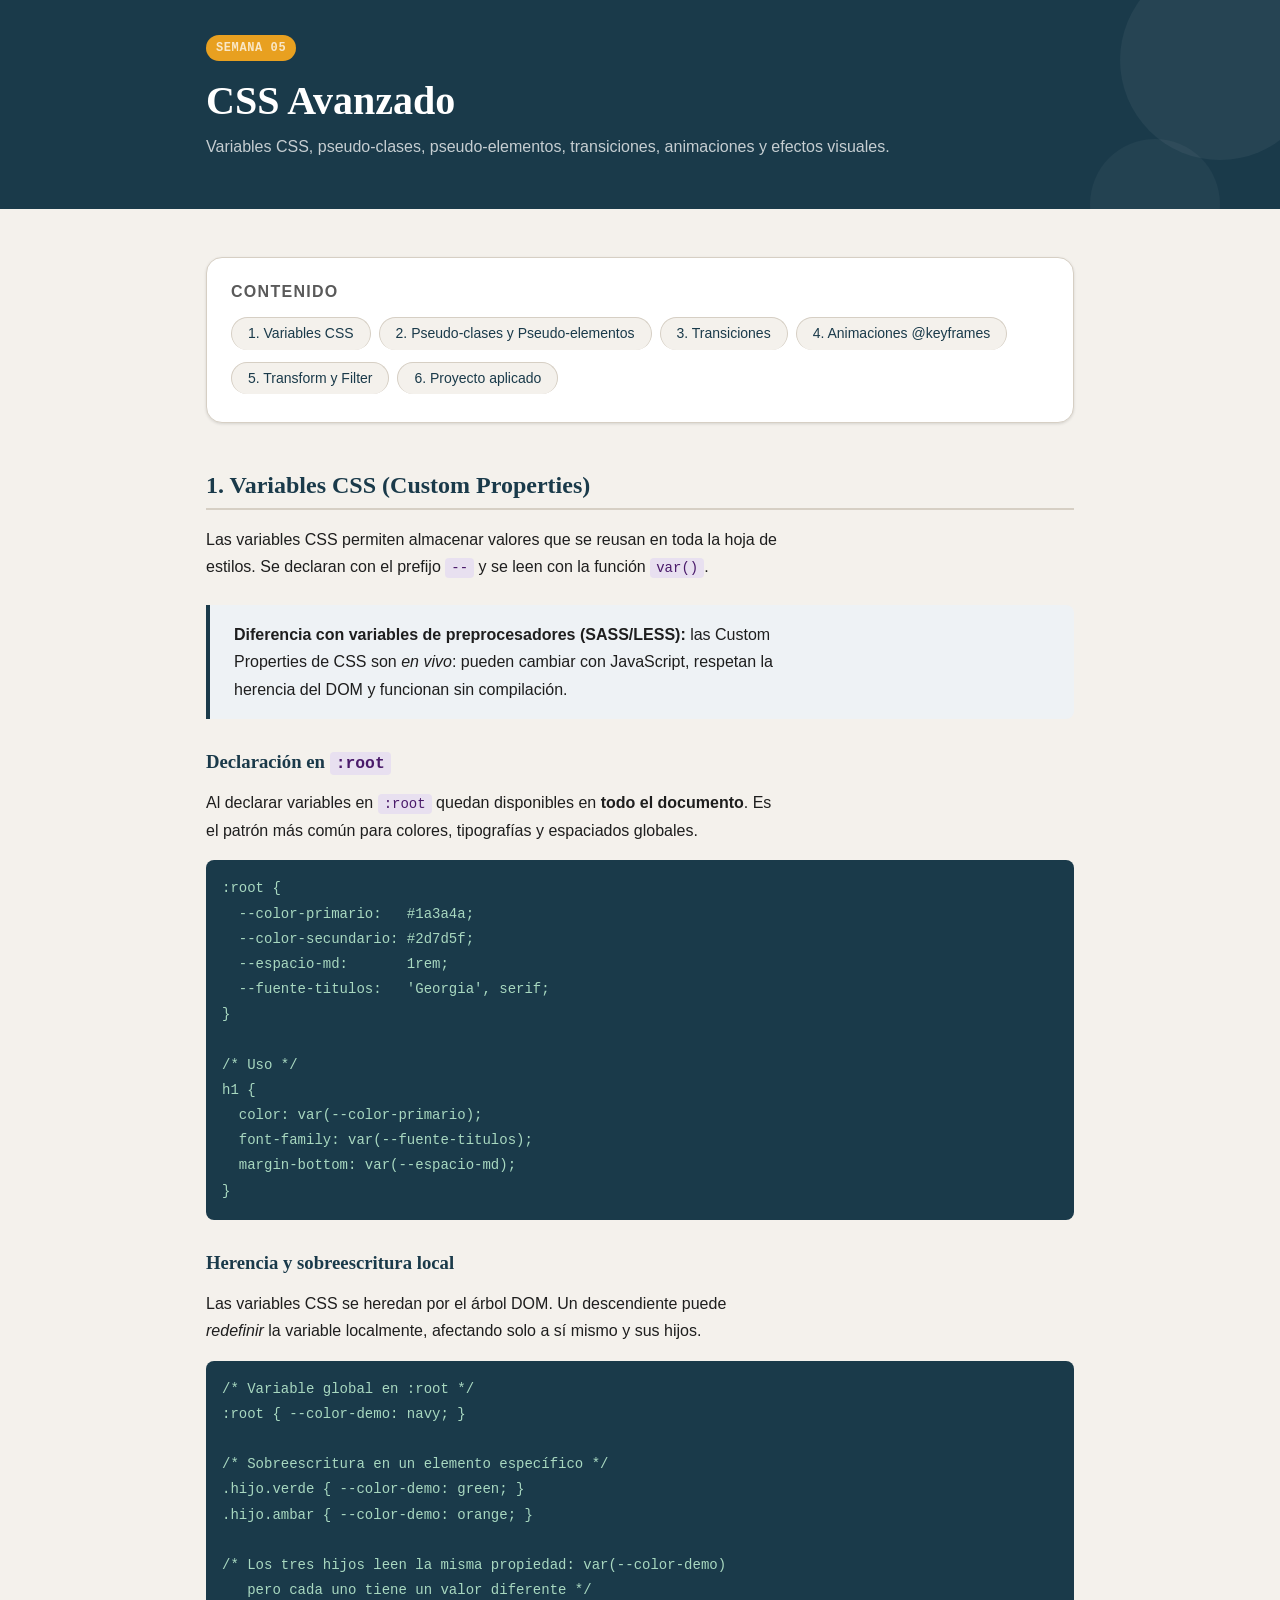
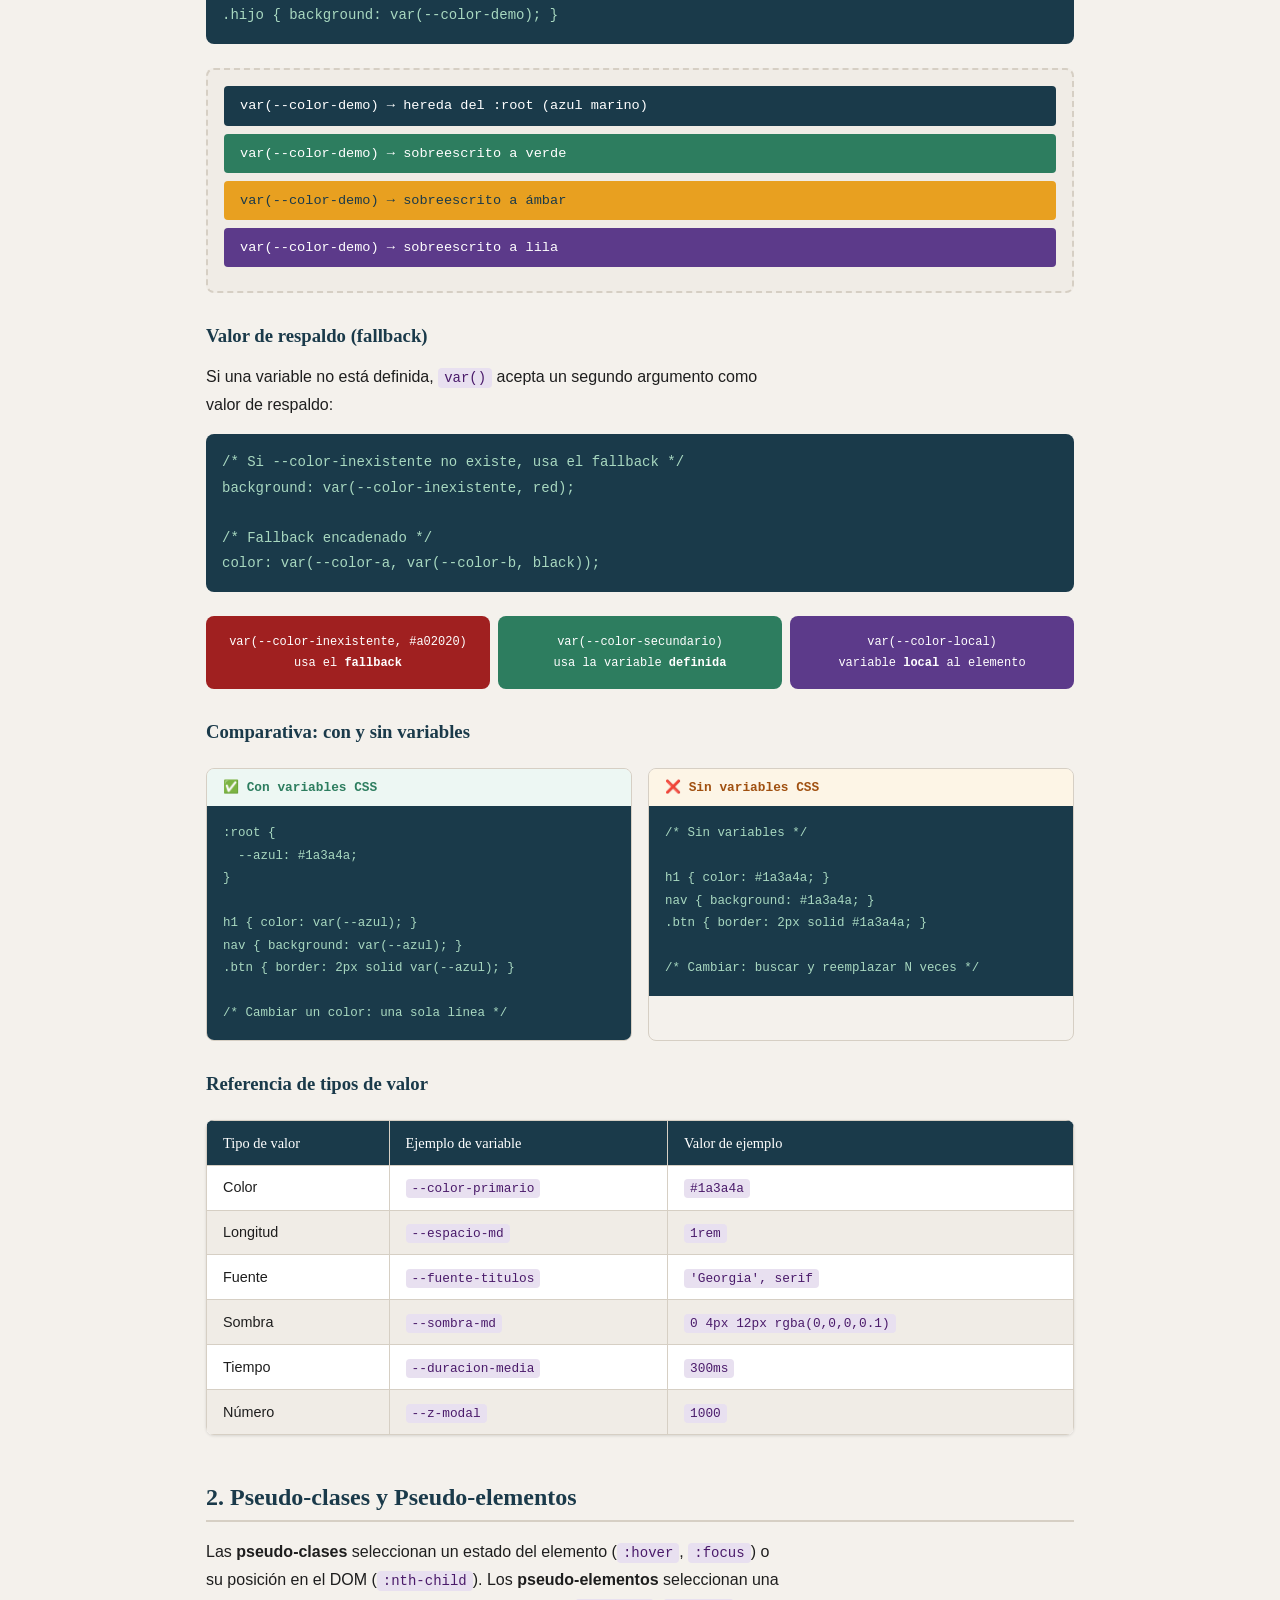
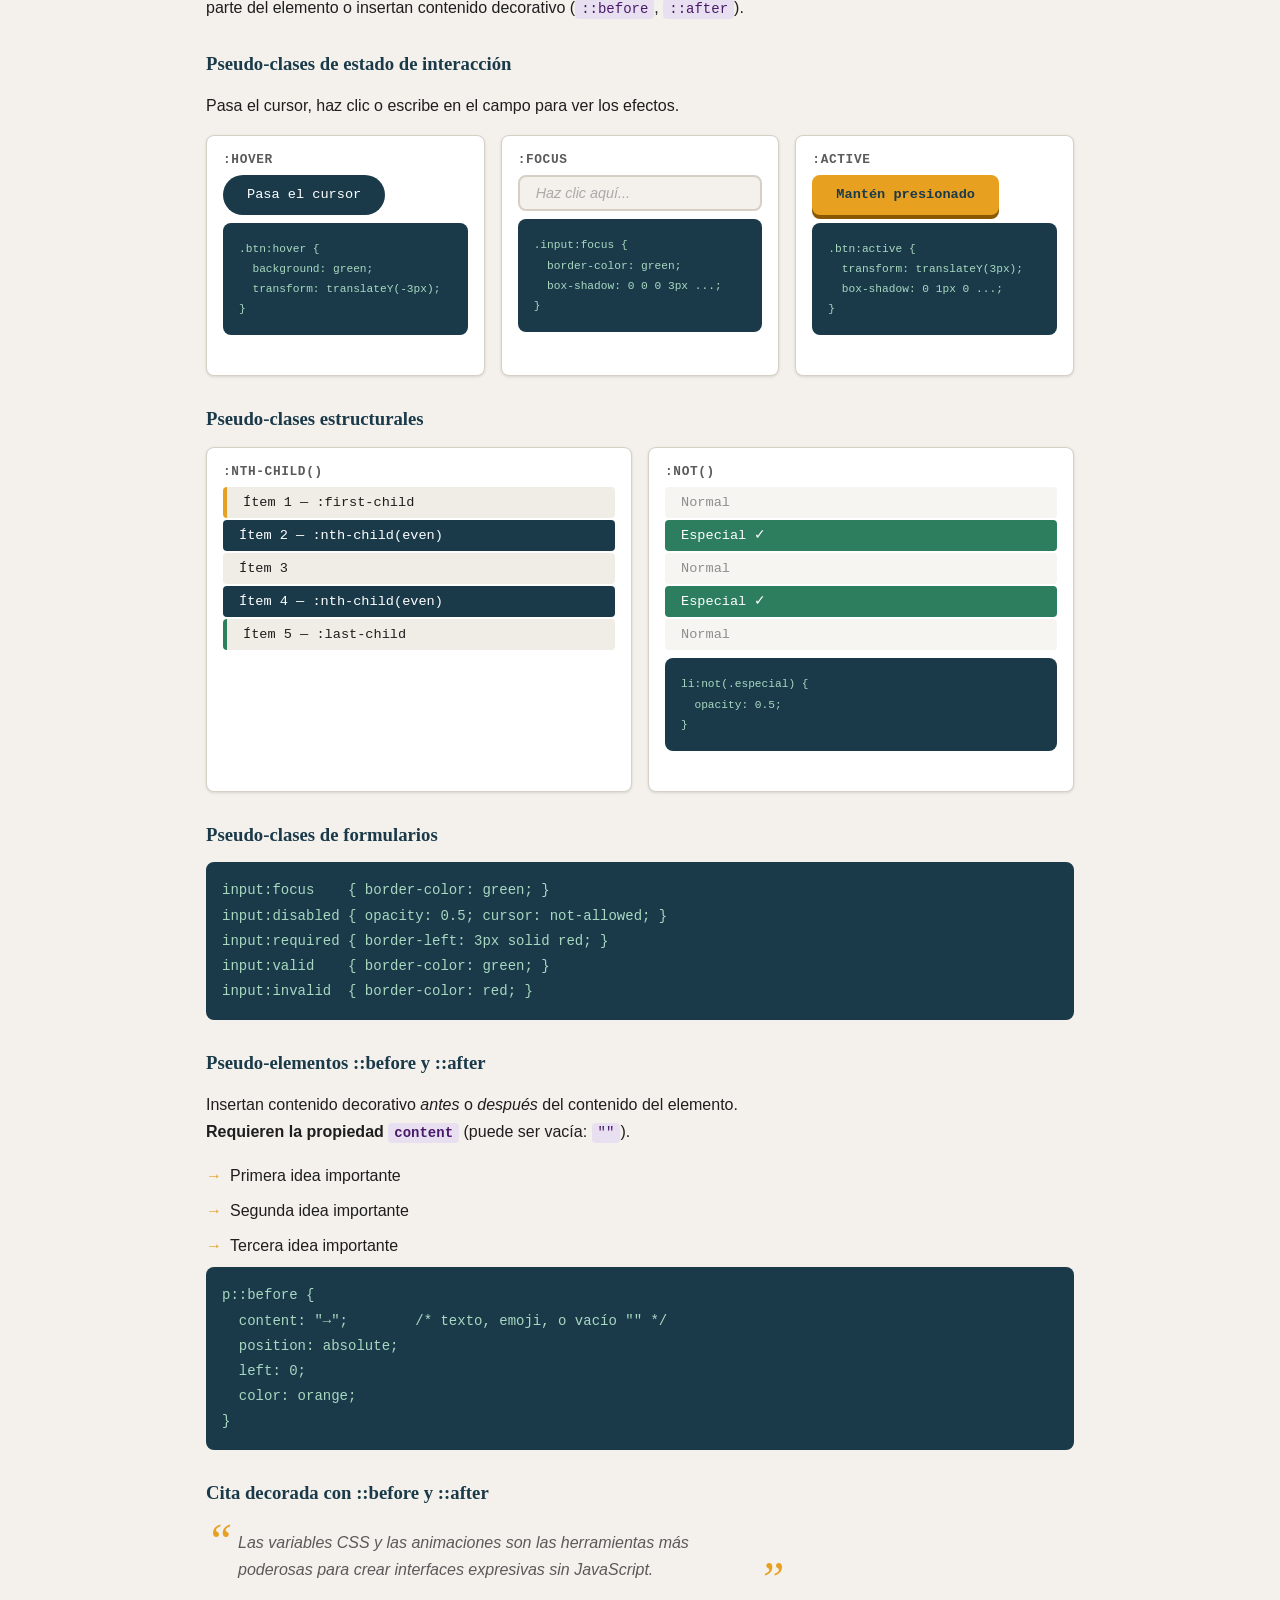
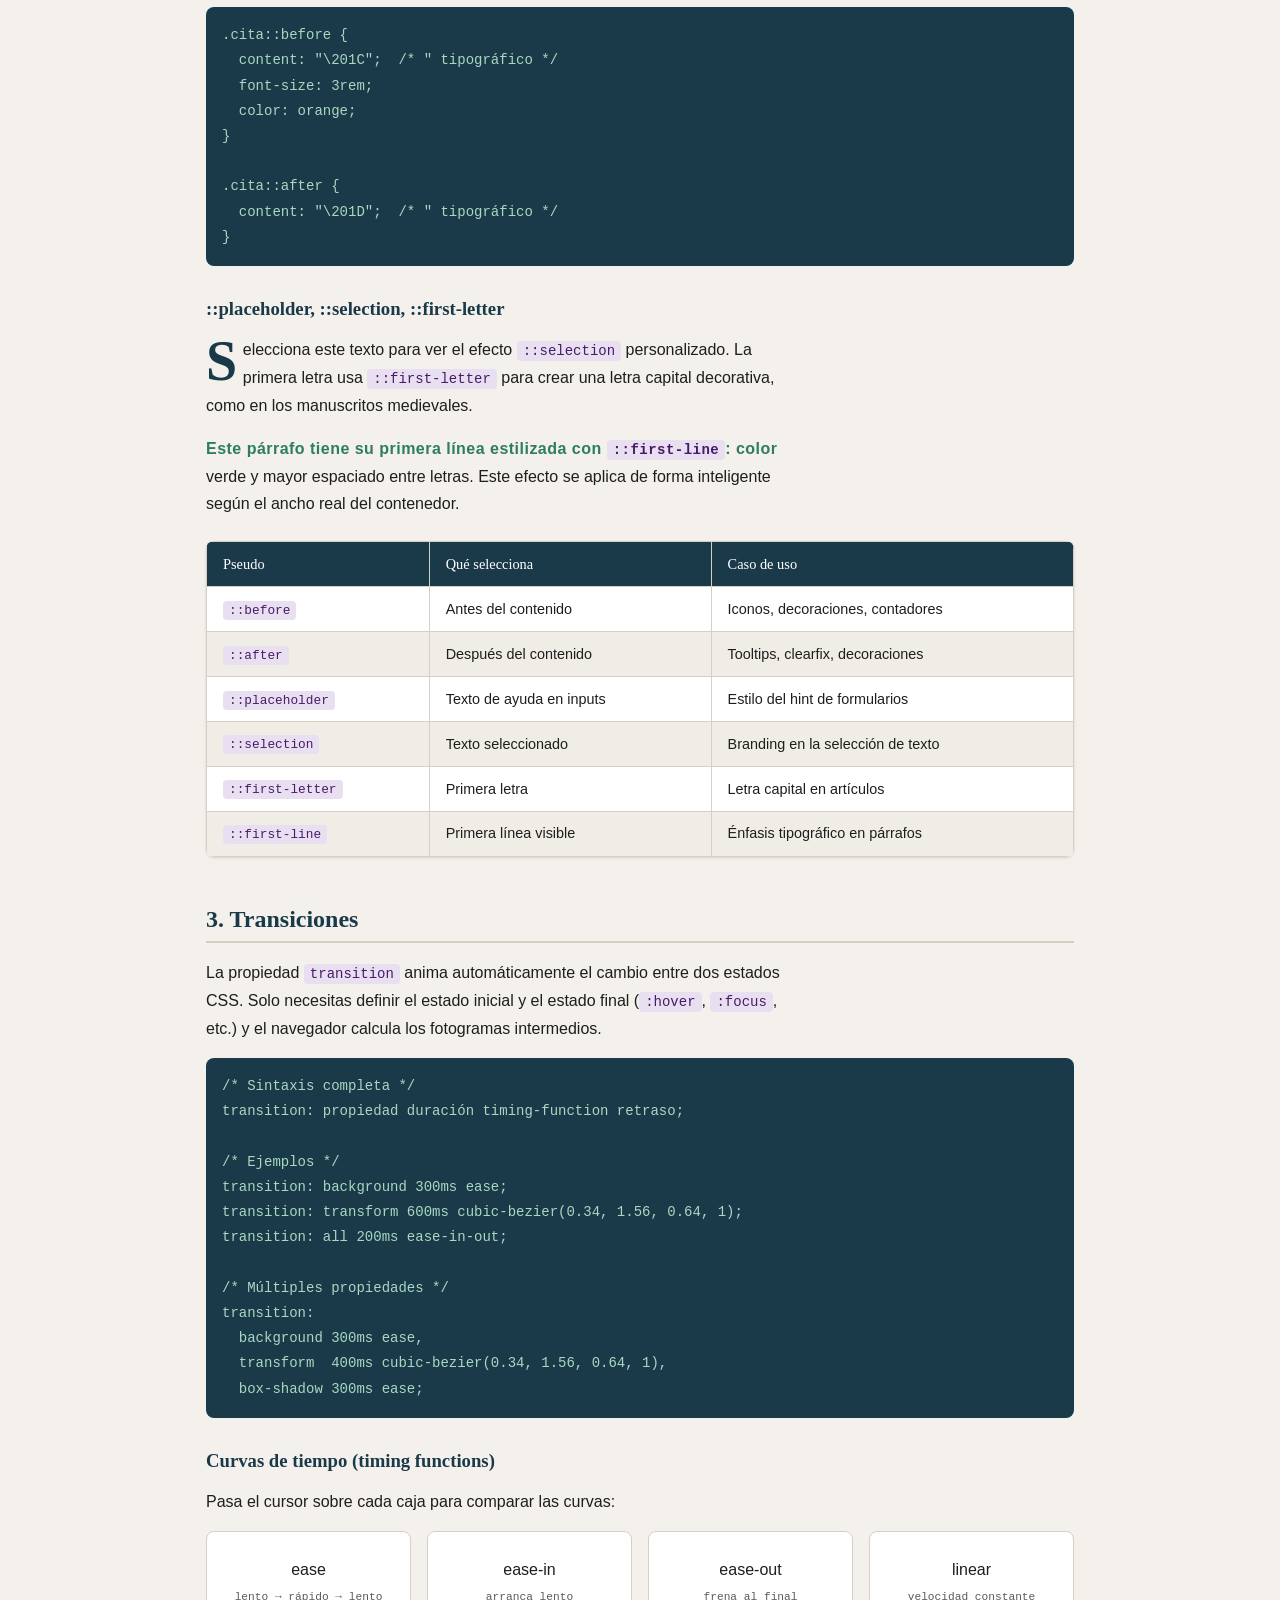
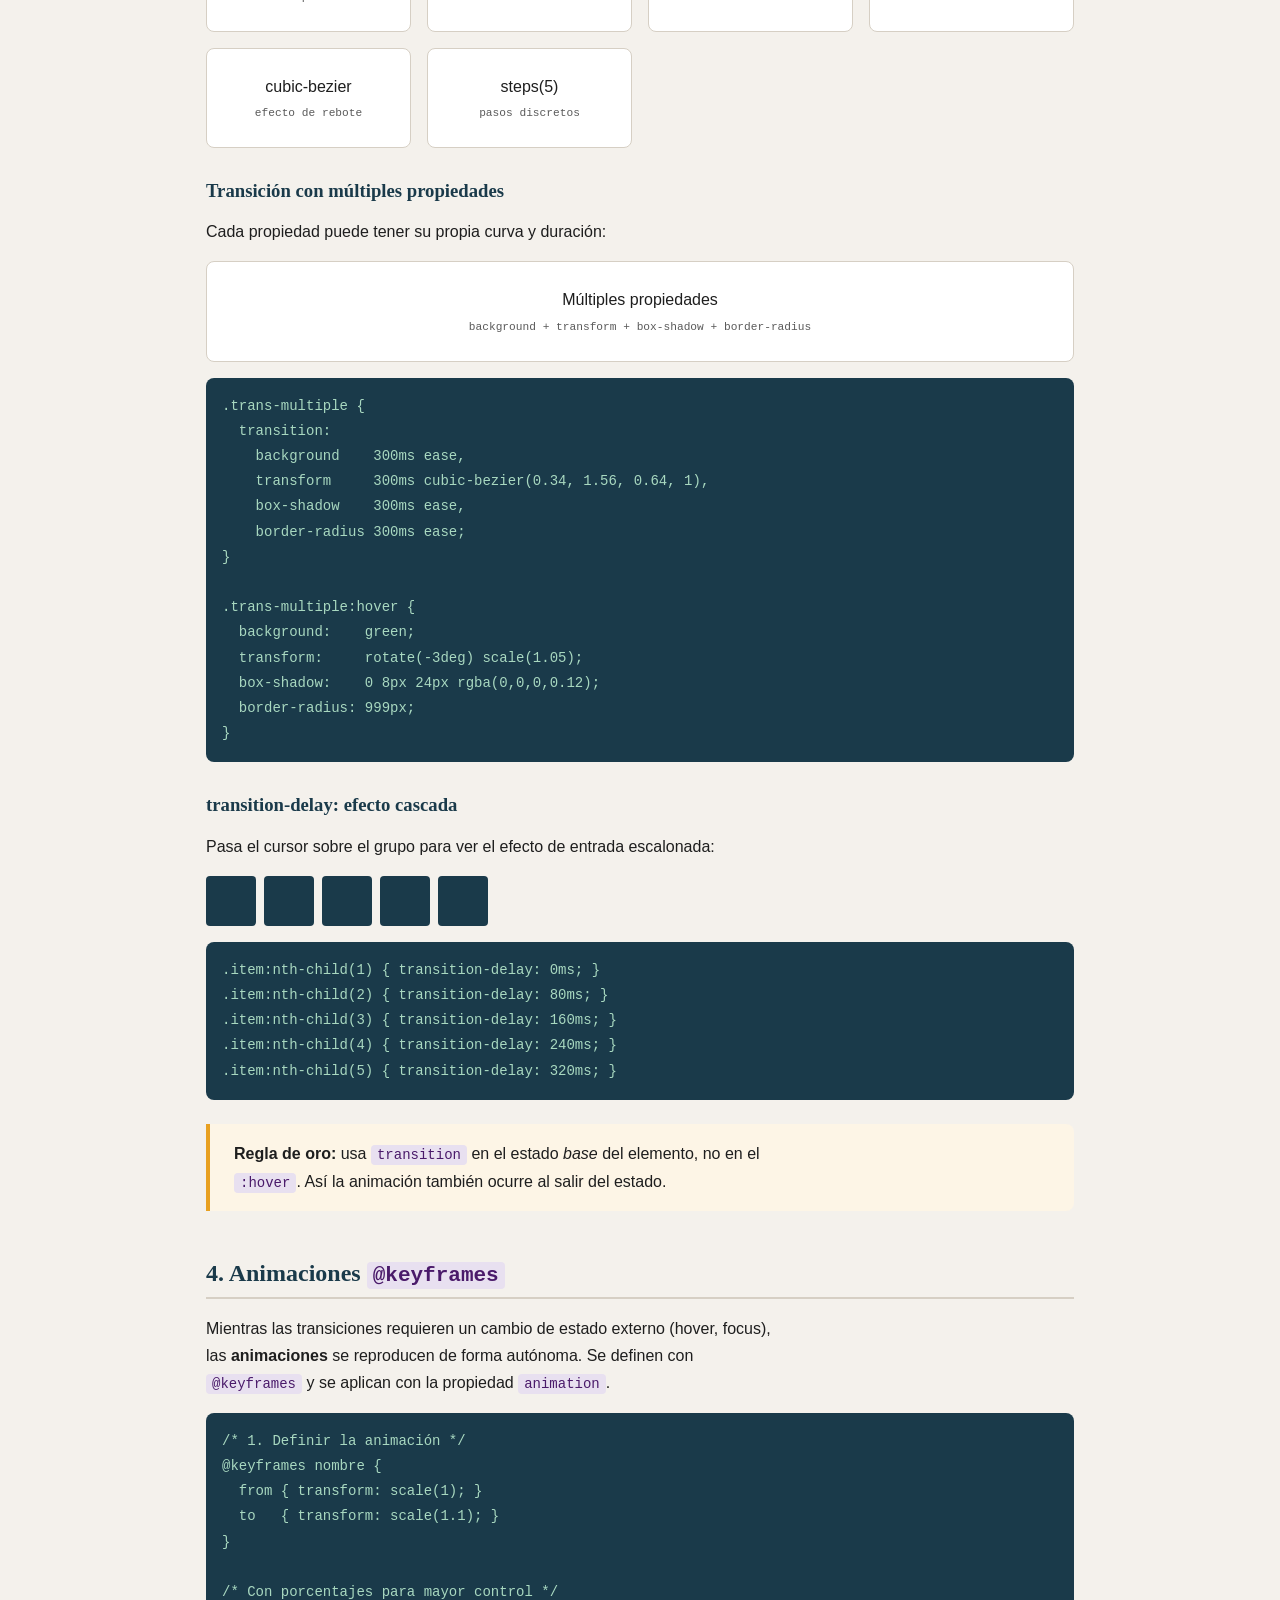
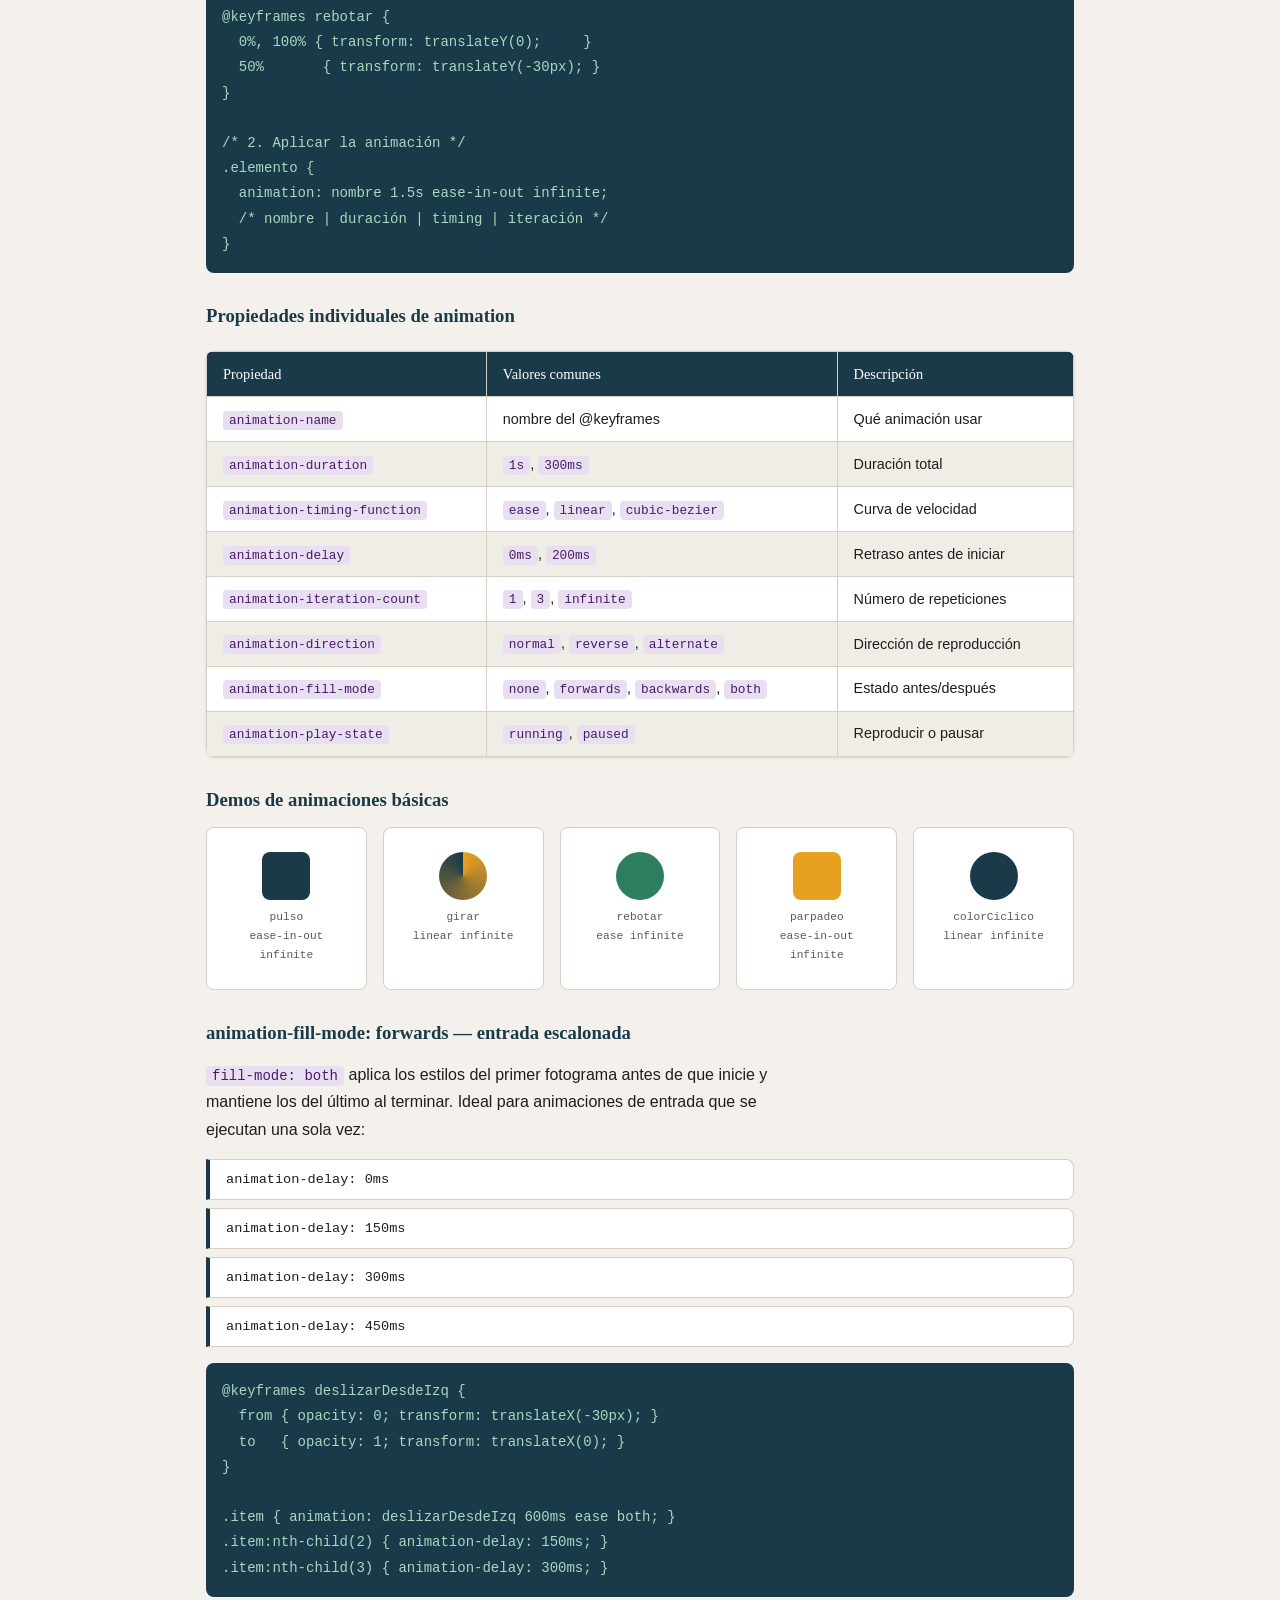
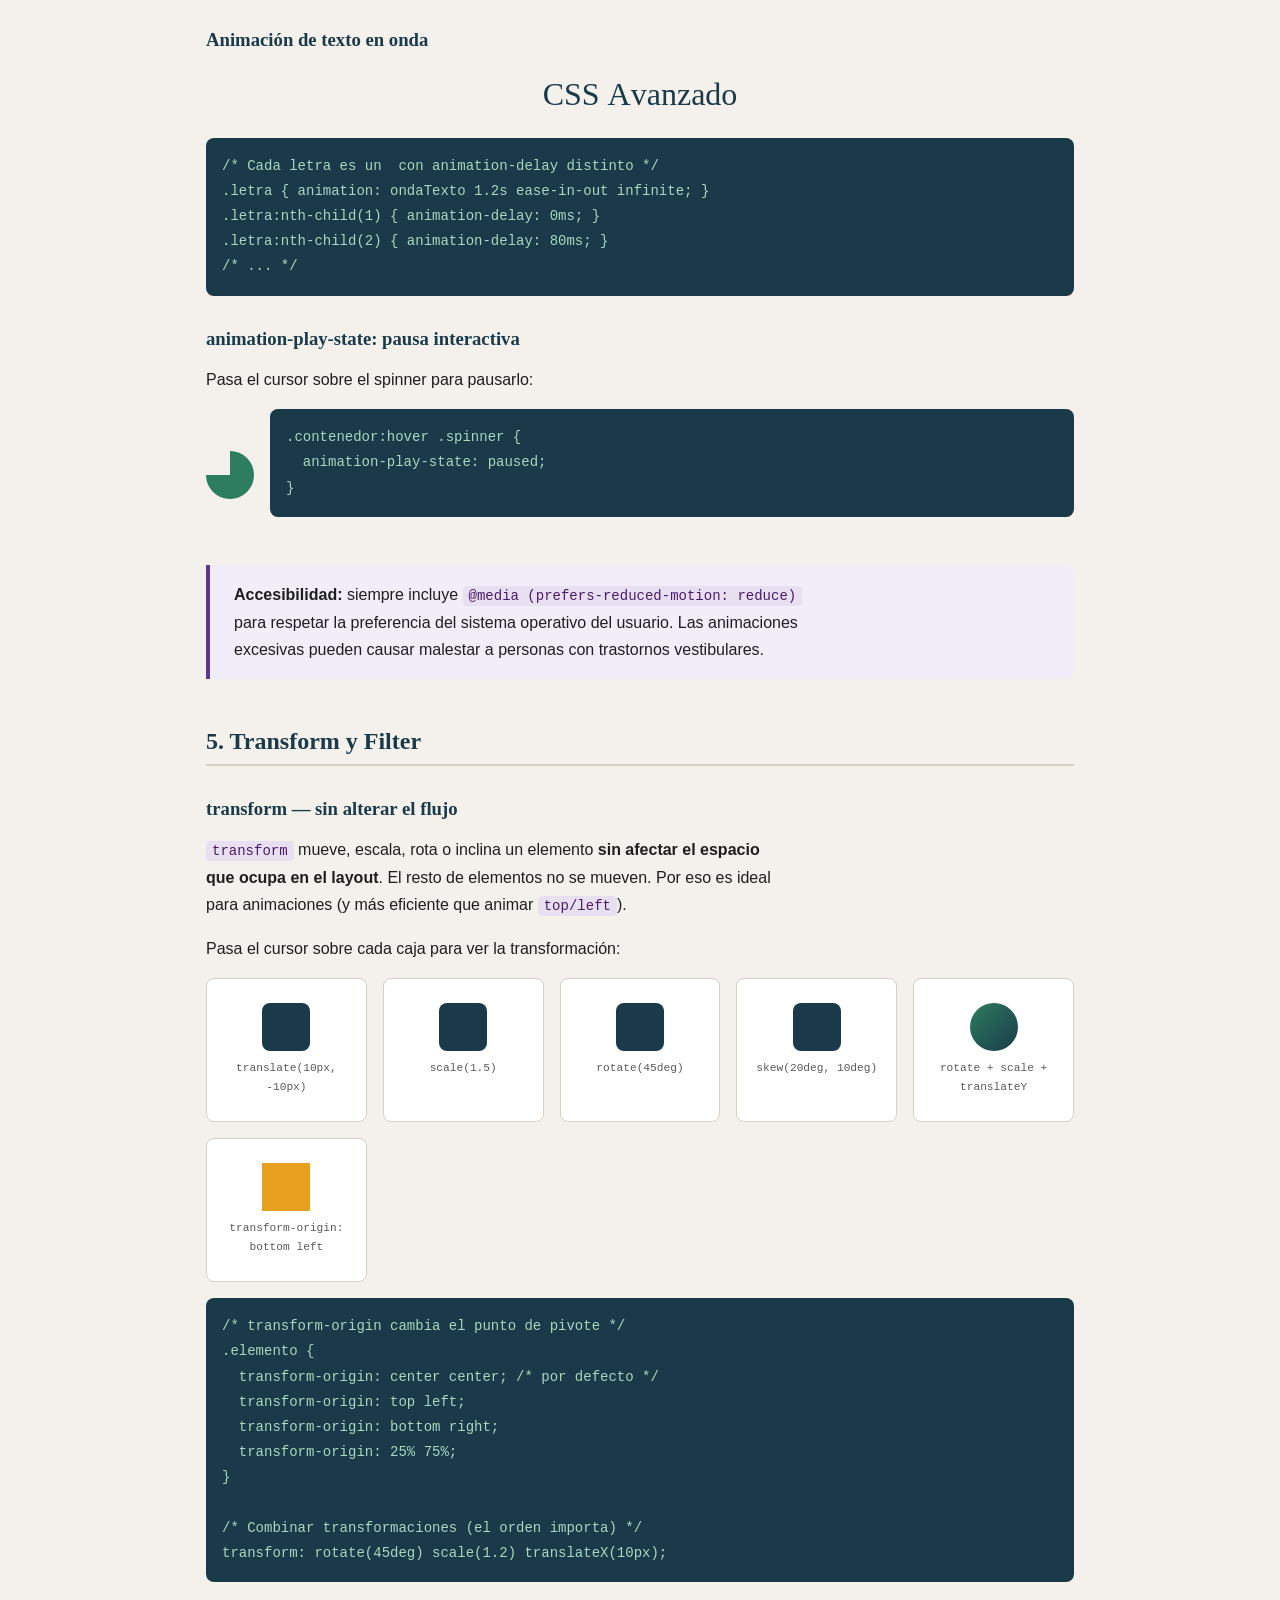
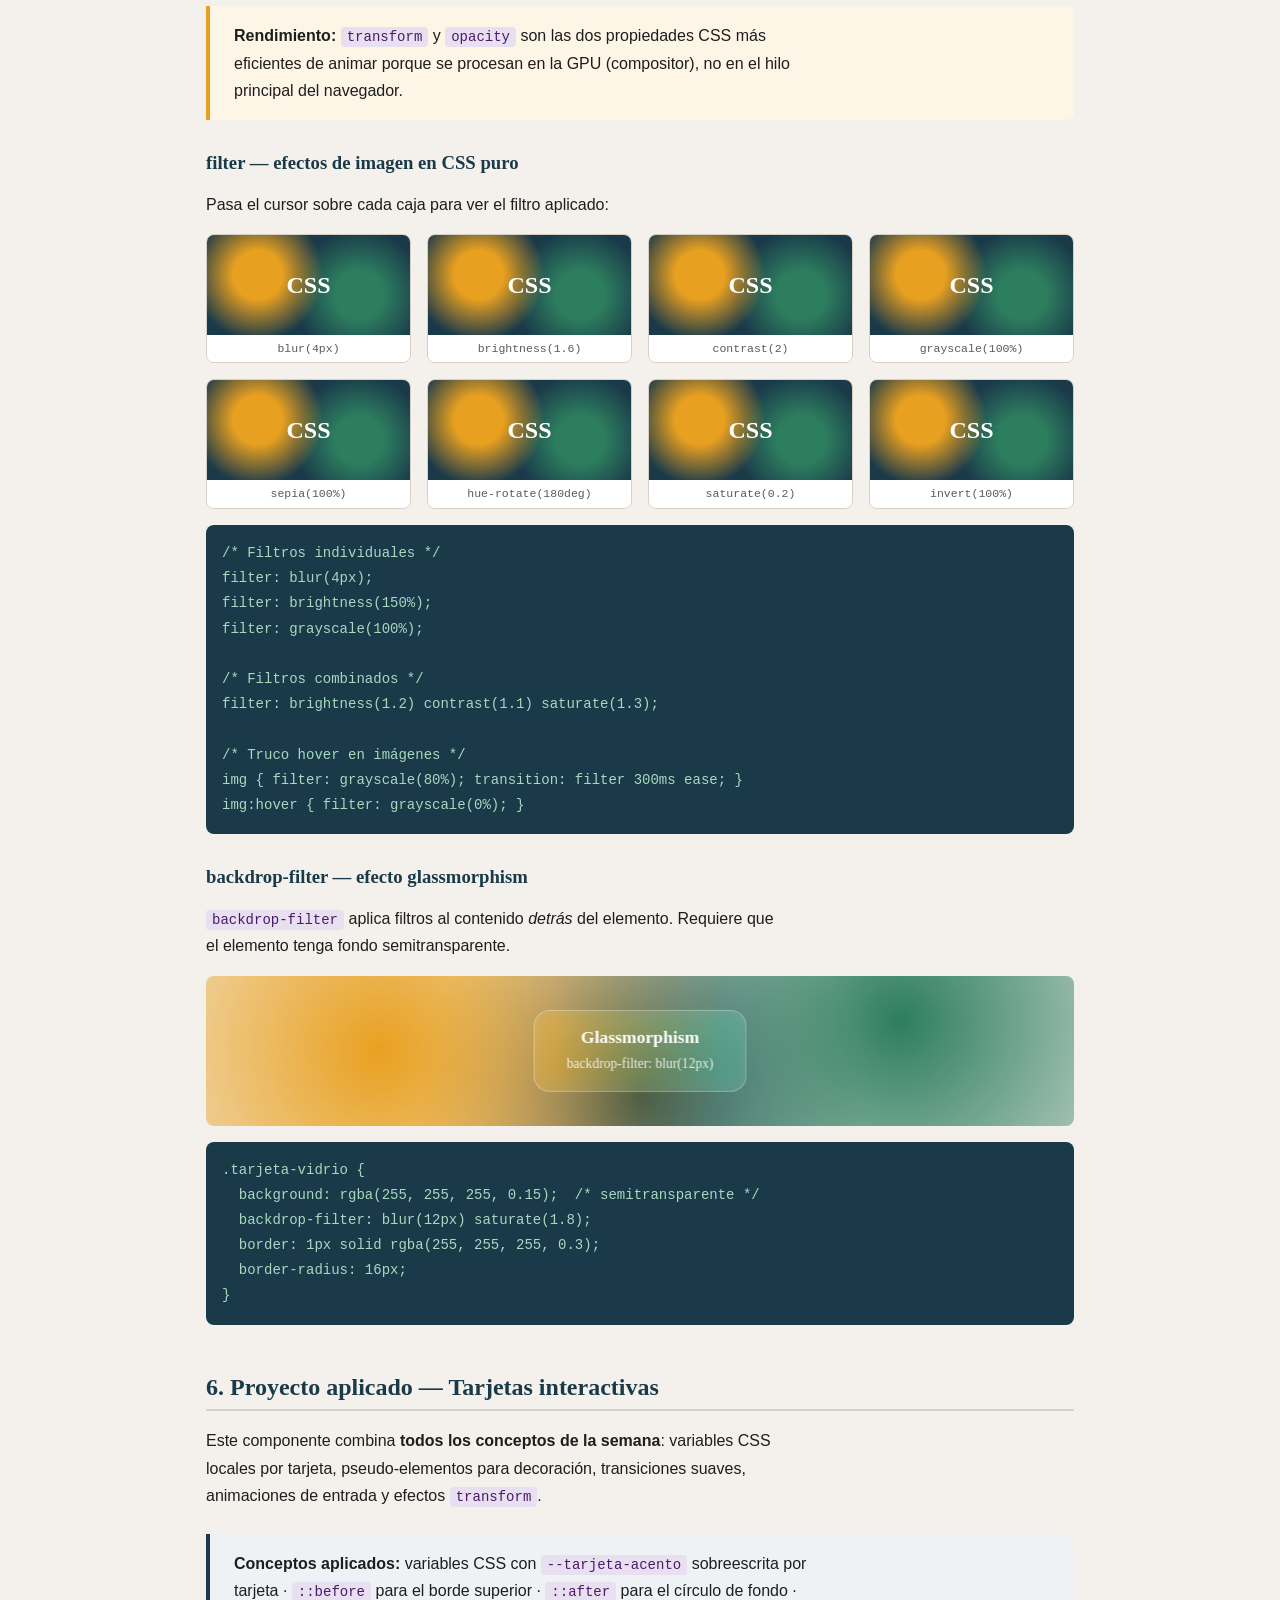
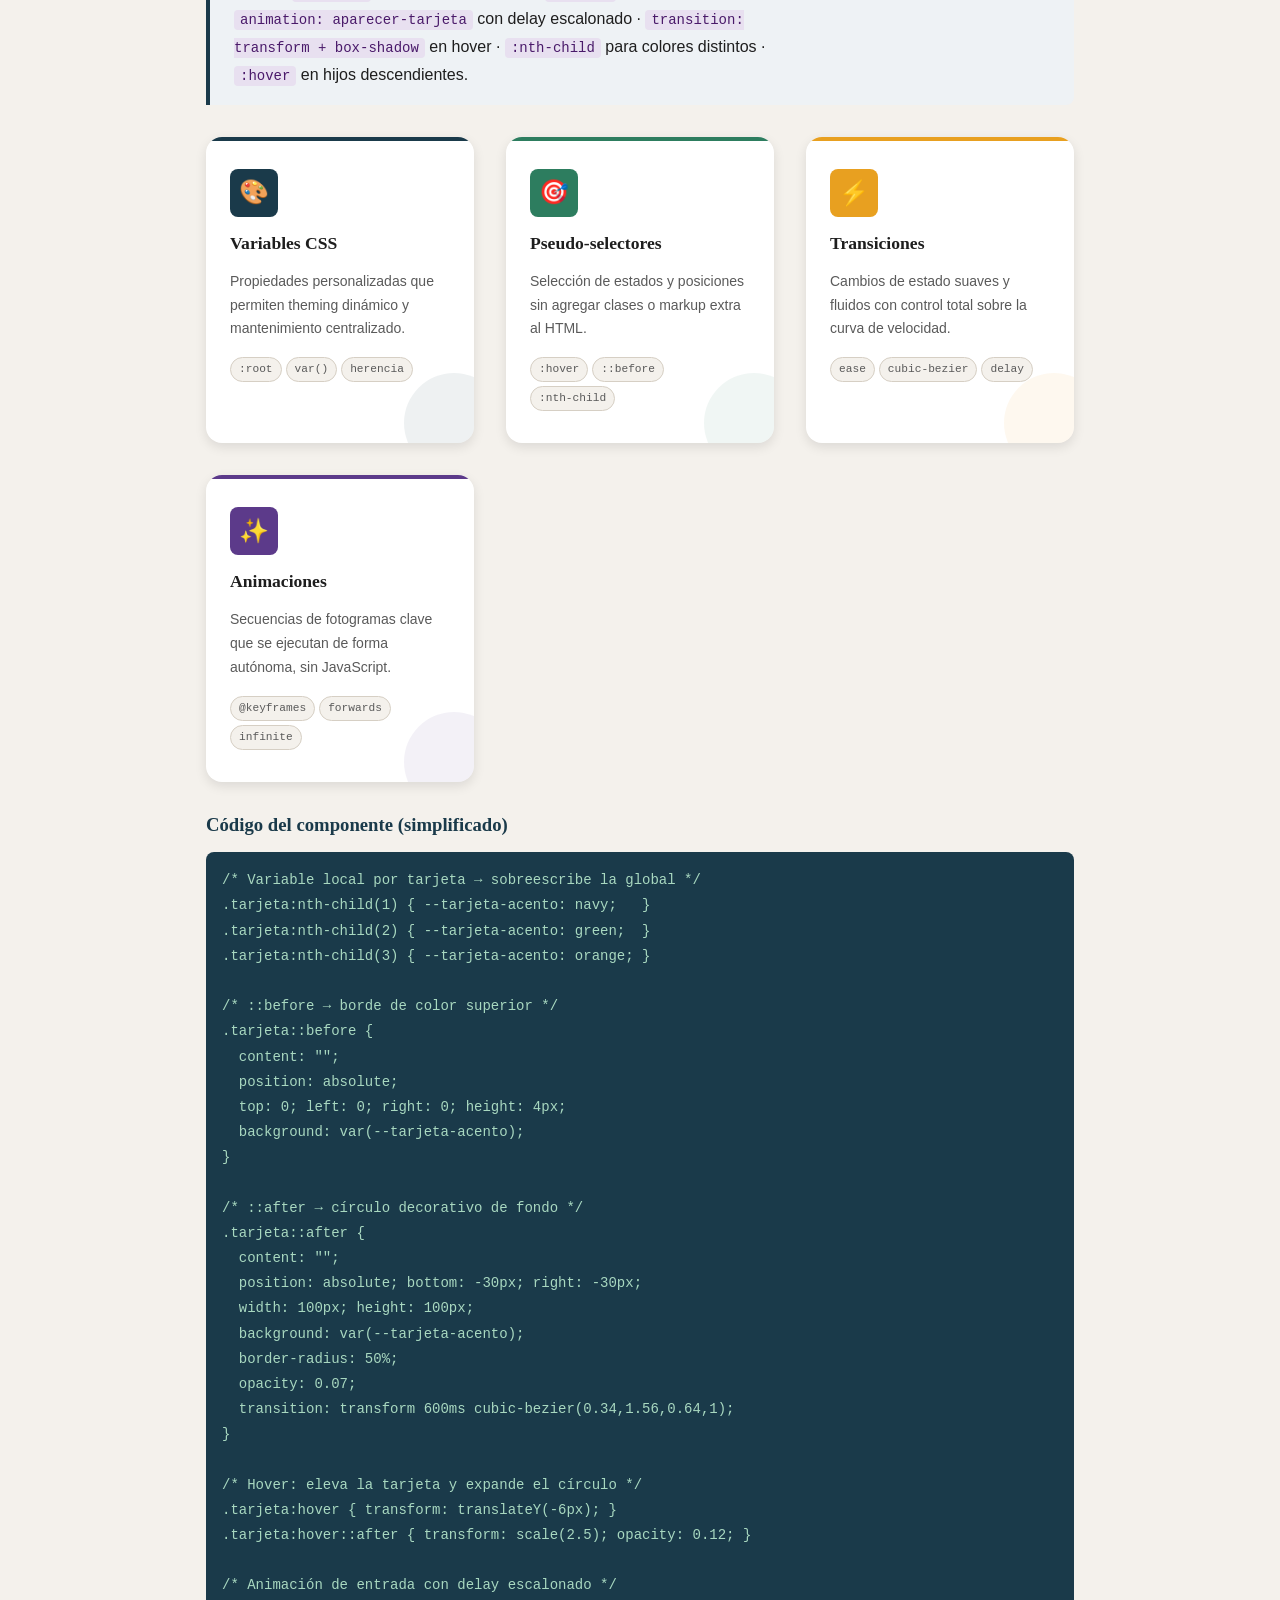
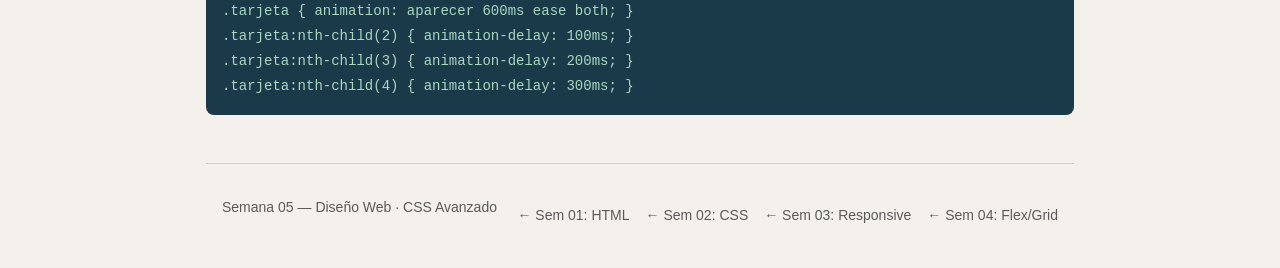
<file: Semana-05-CSS-Avanzado/index.html>
<!DOCTYPE html>
<html lang="es">

<head>
  <meta charset="UTF-8">
  <meta name="viewport" content="width=device-width, initial-scale=1.0">
  <title>Semana 05 — CSS Avanzado</title>

  <!--
    CSS AVANZADO: VARIABLES, PSEUDO-CLASES, ANIMACIONES Y EFECTOS VISUALES
    ========================================================================
    Esta semana profundizamos en técnicas CSS que llevan los estilos al
    siguiente nivel:

    1. VARIABLES CSS (Custom Properties)
       → Almacenan valores reutilizables con --nombre-variable
       → Se leen con var(--nombre-variable)
       → Permiten theming dinámico y mantenimiento fácil

    2. PSEUDO-CLASES Y PSEUDO-ELEMENTOS
       → :hover, :focus, :active, :nth-child(), :not(), :is(), :where()
       → ::before, ::after, ::placeholder, ::selection
       → Permiten seleccionar estados y partes específicas sin HTML extra

    3. TRANSICIONES
       → transition: propiedad duración timing-function retraso
       → Animaciones automáticas entre dos estados CSS

    4. ANIMACIONES @keyframes
       → Control total sobre cada fotograma de la animación
       → Se asignan con animation: nombre duración iteración

    5. EFECTOS VISUALES
       → filter: blur, brightness, contrast, grayscale, drop-shadow
       → transform: translate, rotate, scale, skew
       → clip-path, backdrop-filter, mix-blend-mode
  -->

  <style>

    /* ============================================================
       SECCIÓN 1: VARIABLES CSS (CUSTOM PROPERTIES)
       ============================================================
       Las variables CSS (oficialmente "Custom Properties") se
       declaran con el prefijo -- dentro de un selector.

       Se suelen declarar en :root porque es el elemento raíz
       del documento (equivale a <html>), lo que las hace
       disponibles globalmente en toda la hoja de estilos.

       SINTAXIS DE DECLARACIÓN:
         :root {
           --nombre-variable: valor;
         }

       SINTAXIS DE USO:
         propiedad: var(--nombre-variable);
         propiedad: var(--nombre-variable, valor-fallback);

       VENTAJAS:
       - Un solo lugar para cambiar un color en toda la web
       - Se pueden modificar con JavaScript en tiempo real
       - Heredan por el árbol DOM igual que otras propiedades
       - Soportan cualquier valor CSS (colores, tamaños, sombras…)
    */

    :root {
      /* ── Paleta de color ── */
      --color-primario:    #1a3a4a;   /* Azul marino profundo */
      --color-secundario:  #2d7d5f;   /* Verde esmeralda */
      --color-acento:      #e8a020;   /* Ámbar */
      --color-fondo:       #f4f1ec;   /* Crema cálido */
      --color-superficie:  #ffffff;
      --color-texto:       #1e1e1e;
      --color-texto-suave: #5a5a5a;
      --color-borde:       #d6cfc4;

      /* ── Tipografía ── */
      --fuente-titulos: 'Georgia', 'Times New Roman', serif;
      --fuente-cuerpo:  'Trebuchet MS', 'Gill Sans', sans-serif;
      --fuente-codigo:  'Courier New', 'Lucida Console', monospace;

      /* ── Espaciado (escala modular) ── */
      --espacio-xs:  0.25rem;   /*  4px */
      --espacio-sm:  0.5rem;    /*  8px */
      --espacio-md:  1rem;      /* 16px */
      --espacio-lg:  1.5rem;    /* 24px */
      --espacio-xl:  2rem;      /* 32px */
      --espacio-xxl: 3rem;      /* 48px */

      /* ── Bordes ── */
      --radio-sm:   4px;
      --radio-md:   8px;
      --radio-lg:   16px;
      --radio-pill: 999px;

      /* ── Sombras ── */
      --sombra-sm: 0 1px 3px rgba(0,0,0,0.12);
      --sombra-md: 0 4px 12px rgba(0,0,0,0.10);
      --sombra-lg: 0 8px 24px rgba(0,0,0,0.12);

      /* ── Variables para animaciones ── */
      --duracion-rapida:  150ms;
      --duracion-media:   300ms;
      --duracion-lenta:   600ms;
      --timing-suave:     ease;
      --timing-rebote:    cubic-bezier(0.34, 1.56, 0.64, 1);
      --timing-entrada:   cubic-bezier(0.0, 0.0, 0.2, 1);
      --timing-salida:    cubic-bezier(0.4, 0.0, 1, 1);
    }


    /* ============================================================
       RESET Y ESTILOS BASE
       ============================================================ */
    *, *::before, *::after {
      box-sizing: border-box;
      margin: 0;
      padding: 0;
    }

    body {
      font-family: var(--fuente-cuerpo);
      font-size: 16px;
      line-height: 1.7;
      color: var(--color-texto);
      background-color: var(--color-fondo);
    }

    p {
      margin-bottom: var(--espacio-md);
      max-width: 65ch;
    }

    h1, h2, h3, h4 {
      font-family: var(--fuente-titulos);
      color: var(--color-primario);
      line-height: 1.2;
      margin-bottom: var(--espacio-md);
    }

    h2, h3 { margin-top: var(--espacio-xl); }

    a {
      color: var(--color-secundario);
      text-decoration: none;
      border-bottom: 1px solid transparent;
      transition: border-color var(--duracion-media) var(--timing-suave);
    }
    a:hover { border-bottom-color: var(--color-secundario); }

    code {
      font-family: var(--fuente-codigo);
      font-size: 0.875em;
      background-color: #e8e0f0;
      color: #4a1a6a;
      padding: 2px 6px;
      border-radius: var(--radio-sm);
    }

    pre {
      background: var(--color-primario);
      color: #a8d8c0;
      padding: var(--espacio-md);
      border-radius: var(--radio-md);
      overflow-x: auto;
      font-family: var(--fuente-codigo);
      font-size: 0.875rem;
      line-height: 1.8;
      margin-bottom: var(--espacio-lg);
      tab-size: 2;
    }

    pre code {
      background: none;
      color: inherit;
      padding: 0;
      font-size: inherit;
    }

    ul, ol { padding-left: 1.5rem; }
    li { margin-bottom: var(--espacio-xs); }

    ::selection {
      background-color: var(--color-acento);
      color: var(--color-primario);
    }


    /* ============================================================
       LAYOUT GENERAL
       ============================================================ */
    .pagina-wrapper {
      max-width: 900px;
      margin: 0 auto;
      padding: 0 var(--espacio-md);
    }


    /* ============================================================
       ENCABEZADO DE SITIO
       ============================================================ */
    .site-header {
      background-color: var(--color-primario);
      color: #ffffff;
      padding: var(--espacio-xl) var(--espacio-md);
      margin-bottom: var(--espacio-xxl);
      position: relative;
      overflow: hidden;
    }

    .site-header::before {
      content: "";
      position: absolute;
      top: -40px;
      right: -40px;
      width: 200px;
      height: 200px;
      background: rgba(255,255,255,0.05);
      border-radius: 50%;
    }

    .site-header::after {
      content: "";
      position: absolute;
      bottom: -60px;
      right: 60px;
      width: 130px;
      height: 130px;
      background: rgba(255,255,255,0.04);
      border-radius: 50%;
    }

    .site-header h1 {
      color: #ffffff;
      font-size: 2.5rem;
      margin-bottom: var(--espacio-sm);
    }

    .site-header p {
      color: rgba(255,255,255,0.75);
      max-width: none;
    }

    .badge-semana {
      display: inline-block;
      background: var(--color-acento);
      color: var(--color-primario);
      font-family: var(--fuente-codigo);
      font-size: 0.75rem;
      font-weight: bold;
      padding: 3px 10px;
      border-radius: var(--radio-pill);
      margin-bottom: var(--espacio-md);
      letter-spacing: 0.05em;
    }


    /* ============================================================
       NAVEGACIÓN INTERNA
       ============================================================ */
    .nav-interna {
      background: var(--color-superficie);
      border: 1px solid var(--color-borde);
      border-radius: var(--radio-lg);
      padding: var(--espacio-lg);
      margin-bottom: var(--espacio-xxl);
      box-shadow: var(--sombra-sm);
    }

    .nav-interna h2 {
      font-size: 1rem;
      margin-top: 0;
      margin-bottom: var(--espacio-md);
      color: var(--color-texto-suave);
      text-transform: uppercase;
      letter-spacing: 0.08em;
      font-family: var(--fuente-cuerpo);
    }

    .nav-interna ul {
      list-style: none;
      padding: 0;
      display: flex;
      flex-wrap: wrap;
      gap: var(--espacio-sm);
    }

    .nav-interna a {
      display: inline-block;
      padding: var(--espacio-xs) var(--espacio-md);
      background: var(--color-fondo);
      border: 1px solid var(--color-borde);
      border-radius: var(--radio-pill);
      font-size: 0.875rem;
      color: var(--color-primario);
      border-bottom: none;
      transition: background var(--duracion-media), border-color var(--duracion-media);
    }

    .nav-interna a:hover {
      background: var(--color-primario);
      color: #fff;
      border-color: var(--color-primario);
    }


    /* ============================================================
       ETIQUETA IDENTIFICADORA
       ============================================================ */
    .etiqueta {
      display: inline-block;
      background: var(--color-primario);
      color: #ffffff;
      font-family: var(--fuente-codigo);
      font-size: 0.72rem;
      padding: 2px 8px;
      border-radius: var(--radio-sm);
      margin-bottom: var(--espacio-sm);
      letter-spacing: 0.03em;
    }

    .etiqueta.verde  { background: var(--color-secundario); }
    .etiqueta.ambar  { background: var(--color-acento); color: var(--color-primario); }
    .etiqueta.lila   { background: #5c3a8a; }
    .etiqueta.rojo   { background: #a02020; }


    /* ============================================================
       SECCIÓN DE CONTENIDO
       ============================================================ */
    .seccion {
      margin-bottom: var(--espacio-xxl);
      scroll-margin-top: 2rem;
    }

    .seccion > h2 {
      border-bottom: 2px solid var(--color-borde);
      padding-bottom: var(--espacio-sm);
    }


    /* ============================================================
       BLOQUE DE NOTA
       ============================================================ */
    .nota {
      border-left: 4px solid var(--color-secundario);
      background: #edf7f3;
      padding: var(--espacio-md) var(--espacio-lg);
      border-radius: 0 var(--radio-md) var(--radio-md) 0;
      margin: var(--espacio-lg) 0;
    }

    .nota.ambar {
      border-color: var(--color-acento);
      background: #fdf5e6;
    }

    .nota.azul {
      border-color: var(--color-primario);
      background: #eef2f5;
    }

    .nota.lila {
      border-color: #5c3a8a;
      background: #f2eef9;
    }

    .nota p { margin-bottom: 0; }
    .nota p + p { margin-top: var(--espacio-sm); }


    /* ============================================================
       TABLA DE REFERENCIA
       ============================================================ */
    .tabla-wrapper {
      overflow-x: auto;
      margin: var(--espacio-lg) 0;
      border-radius: var(--radio-md);
      box-shadow: var(--sombra-sm);
    }

    table {
      width: 100%;
      border-collapse: collapse;
      font-size: 0.9rem;
      background: var(--color-superficie);
    }

    th, td {
      border: 1px solid var(--color-borde);
      padding: 0.6rem 1rem;
      text-align: left;
    }

    th {
      background-color: var(--color-primario);
      color: #ffffff;
      font-family: var(--fuente-titulos);
      font-weight: normal;
    }

    tr:nth-child(even) { background-color: #f0ece6; }
    td code { font-size: 0.8rem; }


    /* ============================================================
       COMPARATIVA DOS COLUMNAS
       ============================================================ */
    .comparativa {
      display: grid;
      grid-template-columns: 1fr;
      gap: var(--espacio-md);
      margin: var(--espacio-lg) 0;
    }

    @media (min-width: 620px) {
      .comparativa { grid-template-columns: 1fr 1fr; }
    }

    .comparativa-item {
      border-radius: var(--radio-md);
      overflow: hidden;
      border: 1px solid var(--color-borde);
    }

    .comparativa-item .cab {
      padding: var(--espacio-sm) var(--espacio-md);
      font-family: var(--fuente-codigo);
      font-size: 0.8rem;
      font-weight: bold;
    }

    .comparativa-item.var-col .cab  { background: #edf7f3; color: var(--color-secundario); }
    .comparativa-item.sin-col .cab  { background: #fdf5e6; color: #a05010; }
    .comparativa-item pre { margin: 0; border-radius: 0; font-size: 0.78rem; }


    /* ============================================================
       SECCIÓN 1: DEMOS DE VARIABLES CSS
       ============================================================ */

    /* Demo de herencia de variables */
    .demo-vars-herencia {
      --color-demo: var(--color-primario);
      background: #f0ece6;
      border: 2px dashed var(--color-borde);
      border-radius: var(--radio-md);
      padding: var(--espacio-md);
      margin: var(--espacio-md) 0;
    }

    .demo-vars-herencia .hijo {
      background: var(--color-demo);
      color: #fff;
      padding: var(--espacio-sm) var(--espacio-md);
      border-radius: var(--radio-sm);
      font-family: var(--fuente-codigo);
      font-size: 0.85rem;
      margin-bottom: var(--espacio-sm);
      transition: background var(--duracion-media);
    }

    /* Sobreescritura local de la variable */
    .demo-vars-herencia .hijo.verde {
      --color-demo: var(--color-secundario);
    }

    .demo-vars-herencia .hijo.ambar {
      --color-demo: var(--color-acento);
      color: var(--color-primario);
    }

    .demo-vars-herencia .hijo.lila {
      --color-demo: #5c3a8a;
    }

    /* Demo de fallback */
    .demo-fallback {
      display: grid;
      grid-template-columns: repeat(auto-fit, minmax(140px, 1fr));
      gap: var(--espacio-sm);
      margin: var(--espacio-md) 0;
    }

    .fallback-box {
      padding: var(--espacio-md);
      border-radius: var(--radio-md);
      text-align: center;
      font-family: var(--fuente-codigo);
      font-size: 0.75rem;
      color: #fff;
    }

    /* Usa --color-inexistente con fallback a rojo */
    .fallback-box.usa-fallback {
      background: var(--color-inexistente, #a02020);
    }

    /* Usa variable definida normalmente */
    .fallback-box.usa-var {
      background: var(--color-secundario);
    }

    /* Usa variable local */
    .fallback-box.usa-local {
      --color-local: #5c3a8a;
      background: var(--color-local);
    }


    /* ============================================================
       SECCIÓN 2: PSEUDO-CLASES Y PSEUDO-ELEMENTOS
       ============================================================
       PSEUDO-CLASES → seleccionan un estado o posición del elemento
       Sintaxis: selector:pseudo-clase { ... }

       PSEUDO-ELEMENTOS → seleccionan una parte del elemento
       Sintaxis: selector::pseudo-elemento { ... }
       (doble dos-puntos es el estándar CSS3)

       Pseudo-clases de estado:
       :hover     → cuando el cursor está encima
       :focus     → cuando el elemento tiene el foco (teclado/click)
       :active    → mientras se hace clic
       :visited   → enlace ya visitado
       :disabled  → elemento de formulario deshabilitado
       :checked   → checkbox/radio marcado

       Pseudo-clases estructurales:
       :first-child    → primer hijo de su padre
       :last-child     → último hijo de su padre
       :nth-child(n)   → hijo en posición n
       :nth-child(2n)  → hijos pares (even)
       :nth-child(2n+1)→ hijos impares (odd)
       :not(selector)  → todo lo que NO coincida

       Pseudo-elementos:
       ::before    → inserta contenido ANTES del elemento
       ::after     → inserta contenido DESPUÉS del elemento
       ::placeholder → estilo del texto de ayuda en inputs
       ::selection → texto seleccionado por el usuario
       ::first-line  → primera línea de un párrafo
       ::first-letter→ primera letra de un párrafo
    */

    /* ── Grid de demo para pseudo-clases ── */
    .demo-pseudo-grid {
      display: grid;
      grid-template-columns: repeat(auto-fit, minmax(200px, 1fr));
      gap: var(--espacio-md);
      margin: var(--espacio-md) 0;
    }

    .demo-pseudo-item {
      background: var(--color-superficie);
      border: 1px solid var(--color-borde);
      border-radius: var(--radio-md);
      padding: var(--espacio-md);
      box-shadow: var(--sombra-sm);
    }

    .demo-pseudo-item h4 {
      font-family: var(--fuente-codigo);
      font-size: 0.8rem;
      color: var(--color-texto-suave);
      margin-top: 0;
      margin-bottom: var(--espacio-sm);
      text-transform: uppercase;
      letter-spacing: 0.05em;
    }

    /* :hover demo */
    .btn-hover-demo {
      display: inline-block;
      padding: var(--espacio-sm) var(--espacio-lg);
      background: var(--color-primario);
      color: #fff;
      border-radius: var(--radio-pill);
      font-family: var(--fuente-codigo);
      font-size: 0.85rem;
      cursor: pointer;
      transition: background var(--duracion-media) var(--timing-suave),
                  transform  var(--duracion-media) var(--timing-rebote),
                  box-shadow var(--duracion-media) var(--timing-suave);
    }

    .btn-hover-demo:hover {
      background: var(--color-secundario);
      transform: translateY(-3px);
      box-shadow: var(--sombra-md);
    }

    /* :focus demo */
    .input-focus-demo {
      width: 100%;
      padding: var(--espacio-sm) var(--espacio-md);
      border: 2px solid var(--color-borde);
      border-radius: var(--radio-md);
      font-family: var(--fuente-cuerpo);
      font-size: 0.9rem;
      background: var(--color-fondo);
      color: var(--color-texto);
      outline: none;
      transition: border-color var(--duracion-media),
                  box-shadow   var(--duracion-media),
                  background   var(--duracion-media);
    }

    .input-focus-demo:focus {
      border-color: var(--color-secundario);
      box-shadow: 0 0 0 3px rgba(45,125,95,0.2);
      background: var(--color-superficie);
    }

    .input-focus-demo::placeholder {
      color: #aaa;
      font-style: italic;
    }

    /* :active demo */
    .btn-active-demo {
      display: inline-block;
      padding: var(--espacio-sm) var(--espacio-lg);
      background: var(--color-acento);
      color: var(--color-primario);
      border-radius: var(--radio-md);
      font-family: var(--fuente-codigo);
      font-size: 0.85rem;
      font-weight: bold;
      cursor: pointer;
      transition: transform var(--duracion-rapida),
                  box-shadow var(--duracion-rapida);
      box-shadow: 0 4px 0 #8a5800;
    }

    .btn-active-demo:active {
      transform: translateY(3px);
      box-shadow: 0 1px 0 #8a5800;
    }

    /* :nth-child demo */
    .lista-nth {
      list-style: none;
      padding: 0;
    }

    .lista-nth li {
      padding: var(--espacio-xs) var(--espacio-md);
      border-radius: var(--radio-sm);
      font-family: var(--fuente-codigo);
      font-size: 0.85rem;
      margin-bottom: 2px;
      background: #f0ece6;
      color: var(--color-texto);
      transition: background var(--duracion-media);
    }

    /* Pares */
    .lista-nth li:nth-child(even) {
      background: var(--color-primario);
      color: #fff;
    }

    /* Primero */
    .lista-nth li:first-child {
      border-left: 4px solid var(--color-acento);
    }

    /* Último */
    .lista-nth li:last-child {
      border-left: 4px solid var(--color-secundario);
    }

    /* :not demo */
    .lista-not {
      list-style: none;
      padding: 0;
    }

    .lista-not li {
      padding: var(--espacio-xs) var(--espacio-md);
      border-radius: var(--radio-sm);
      font-family: var(--fuente-codigo);
      font-size: 0.85rem;
      margin-bottom: 2px;
      background: #f0ece6;
    }

    /* Todo EXCEPTO los marcados como .especial */
    .lista-not li:not(.especial) {
      opacity: 0.5;
    }

    .lista-not li.especial {
      background: var(--color-secundario);
      color: #fff;
    }

    /* ::before y ::after */
    .demo-pseudo-elementos p {
      position: relative;
      padding-left: 1.5rem;
      margin-bottom: var(--espacio-sm);
    }

    .demo-pseudo-elementos p::before {
      content: "→";
      position: absolute;
      left: 0;
      color: var(--color-acento);
      font-weight: bold;
    }

    .cita-decorada {
      position: relative;
      font-style: italic;
      color: var(--color-texto-suave);
      padding: var(--espacio-sm) var(--espacio-xl);
      margin: var(--espacio-md) 0;
      max-width: 65ch;
    }

    .cita-decorada::before {
      content: "\201C";    /* " tipográfico de apertura */
      position: absolute;
      left: 0;
      top: -0.25rem;
      font-size: 3rem;
      font-family: Georgia, serif;
      color: var(--color-acento);
      line-height: 1;
    }

    .cita-decorada::after {
      content: "\201D";    /* " tipográfico de cierre */
      position: absolute;
      right: 0;
      bottom: -0.75rem;
      font-size: 3rem;
      font-family: Georgia, serif;
      color: var(--color-acento);
      line-height: 1;
    }

    /* ::selection personalizada */
    .demo-selection p::selection {
      background: var(--color-acento);
      color: var(--color-primario);
    }

    /* ::first-letter */
    .parrafo-capitular::first-letter {
      font-size: 3.5rem;
      font-family: Georgia, serif;
      font-weight: bold;
      color: var(--color-primario);
      float: left;
      line-height: 0.8;
      margin-right: 0.1em;
      margin-top: 0.05em;
    }

    /* ::first-line */
    .parrafo-primera-linea::first-line {
      color: var(--color-secundario);
      font-weight: bold;
      letter-spacing: 0.03em;
    }


    /* ============================================================
       SECCIÓN 3: TRANSICIONES
       ============================================================
       Las transiciones permiten que un cambio de estado CSS
       ocurra de forma suave a lo largo del tiempo.

       PROPIEDAD transition:
         transition: propiedad duración timing-function retraso;

       Parámetros:
       - propiedad    → qué propiedad animar (o "all")
       - duración     → cuánto tiempo dura (s o ms)
       - timing-function → curva de velocidad:
           ease          → lento-rápido-lento (por defecto)
           ease-in       → arranca lento
           ease-out      → frena al final
           ease-in-out   → lento en ambos extremos
           linear        → velocidad constante
           cubic-bezier  → curva personalizada
           steps(n)      → pasos discretos
       - retraso      → cuánto esperar antes de iniciar (s o ms)

       PROPIEDADES ANIMABLES:
       La mayoría de propiedades numéricas o de color son animables:
       color, background, border, width, height, padding, margin,
       opacity, transform, box-shadow, font-size, etc.

       NO son animables: display, visibility (usa opacity+pointer-events)
    */

    .demo-transiciones-grid {
      display: grid;
      grid-template-columns: repeat(auto-fit, minmax(180px, 1fr));
      gap: var(--espacio-md);
      margin: var(--espacio-md) 0;
    }

    .trans-caja {
      background: var(--color-superficie);
      border: 1px solid var(--color-borde);
      border-radius: var(--radio-md);
      padding: var(--espacio-lg);
      text-align: center;
      cursor: pointer;
    }

    .trans-caja span {
      display: block;
      font-family: var(--fuente-codigo);
      font-size: 0.7rem;
      color: var(--color-texto-suave);
      margin-top: var(--espacio-xs);
    }

    /* ease (por defecto) */
    .trans-ease {
      transition: background var(--duracion-lenta) ease,
                  color       var(--duracion-lenta) ease;
    }
    .trans-ease:hover { background: var(--color-primario); color: #fff; }

    /* ease-in */
    .trans-ease-in {
      transition: background var(--duracion-lenta) ease-in,
                  color       var(--duracion-lenta) ease-in;
    }
    .trans-ease-in:hover { background: var(--color-secundario); color: #fff; }

    /* ease-out */
    .trans-ease-out {
      transition: background var(--duracion-lenta) ease-out,
                  color       var(--duracion-lenta) ease-out;
    }
    .trans-ease-out:hover { background: var(--color-acento); color: var(--color-primario); }

    /* linear */
    .trans-linear {
      transition: background var(--duracion-lenta) linear,
                  color       var(--duracion-lenta) linear;
    }
    .trans-linear:hover { background: #5c3a8a; color: #fff; }

    /* cubic-bezier con rebote */
    .trans-rebote {
      transition: transform var(--duracion-lenta) var(--timing-rebote),
                  background var(--duracion-lenta) ease;
    }
    .trans-rebote:hover {
      transform: scale(1.12);
      background: var(--color-primario);
      color: #fff;
    }

    /* steps() */
    .trans-steps {
      transition: background 0.8s steps(5),
                  color       0.8s steps(5);
    }
    .trans-steps:hover { background: #a02020; color: #fff; }

    /* Multiple propiedades */
    .trans-multiple {
      transition:
        background   var(--duracion-media) ease,
        transform    var(--duracion-media) var(--timing-rebote),
        box-shadow   var(--duracion-media) ease,
        border-radius var(--duracion-media) ease;
    }
    .trans-multiple:hover {
      background: var(--color-secundario);
      color: #fff;
      transform: rotate(-3deg) scale(1.05);
      box-shadow: var(--sombra-lg);
      border-radius: var(--radio-pill);
    }

    /* Delay */
    .demo-delay {
      display: flex;
      gap: var(--espacio-sm);
      flex-wrap: wrap;
      margin: var(--espacio-md) 0;
    }

    .delay-item {
      width: 50px;
      height: 50px;
      background: var(--color-primario);
      border-radius: var(--radio-sm);
      cursor: pointer;
      transition: background var(--duracion-media) ease,
                  transform  var(--duracion-media) var(--timing-rebote);
    }

    .delay-item:nth-child(1) { transition-delay: 0ms; }
    .delay-item:nth-child(2) { transition-delay: 80ms; }
    .delay-item:nth-child(3) { transition-delay: 160ms; }
    .delay-item:nth-child(4) { transition-delay: 240ms; }
    .delay-item:nth-child(5) { transition-delay: 320ms; }

    .demo-delay:hover .delay-item {
      background: var(--color-acento);
      transform: translateY(-8px) rotate(10deg);
    }


    /* ============================================================
       SECCIÓN 4: ANIMACIONES @keyframes
       ============================================================
       Las animaciones permiten definir una secuencia completa
       de estados intermedios (fotogramas clave).

       SINTAXIS DE DECLARACIÓN:
         @keyframes nombre-animacion {
           from { ... }        /* o 0% */
           to   { ... }        /* o 100% */
         }

         @keyframes nombre-compleja {
           0%   { ... }
           25%  { ... }
           50%  { ... }
           75%  { ... }
           100% { ... }
         }

       SINTAXIS DE USO:
         animation: nombre duración timing iteración dirección fill-mode;

       Propiedades individuales:
       - animation-name            → nombre del @keyframes
       - animation-duration        → duración total (s o ms)
       - animation-timing-function → curva de velocidad
       - animation-delay           → retraso inicial
       - animation-iteration-count → número de repeticiones (o infinite)
       - animation-direction       → normal | reverse | alternate | alternate-reverse
       - animation-fill-mode       → none | forwards | backwards | both
       - animation-play-state      → running | paused
    */

    /* ── Definición de @keyframes ── */

    @keyframes pulso {
      0%, 100% { transform: scale(1); }
      50%      { transform: scale(1.08); }
    }

    @keyframes girar {
      from { transform: rotate(0deg); }
      to   { transform: rotate(360deg); }
    }

    @keyframes rebotar {
      0%, 100% { transform: translateY(0);    animation-timing-function: ease-in;  }
      50%      { transform: translateY(-30px); animation-timing-function: ease-out; }
    }

    @keyframes parpadeo {
      0%, 100% { opacity: 1; }
      50%      { opacity: 0.15; }
    }

    @keyframes deslizarDesdeIzq {
      from {
        opacity: 0;
        transform: translateX(-30px);
      }
      to {
        opacity: 1;
        transform: translateX(0);
      }
    }

    @keyframes colorCiclico {
      0%   { background-color: var(--color-primario); }
      25%  { background-color: var(--color-secundario); }
      50%  { background-color: var(--color-acento); }
      75%  { background-color: #5c3a8a; }
      100% { background-color: var(--color-primario); }
    }

    @keyframes ondaTexto {
      0%, 100% { transform: translateY(0); }
      50%      { transform: translateY(-10px); }
    }

    @keyframes aparecer {
      from {
        opacity: 0;
        transform: scale(0.85) translateY(10px);
      }
      to {
        opacity: 1;
        transform: scale(1) translateY(0);
      }
    }

    @keyframes dibujarBorde {
      from { stroke-dashoffset: 283; }
      to   { stroke-dashoffset: 0; }
    }

    /* ── Demos de animaciones ── */

    .demo-anim-grid {
      display: grid;
      grid-template-columns: repeat(auto-fit, minmax(160px, 1fr));
      gap: var(--espacio-md);
      margin: var(--espacio-md) 0;
    }

    .anim-caja {
      background: var(--color-superficie);
      border: 1px solid var(--color-borde);
      border-radius: var(--radio-md);
      padding: var(--espacio-lg) var(--espacio-md);
      text-align: center;
    }

    .anim-caja span {
      display: block;
      font-family: var(--fuente-codigo);
      font-size: 0.7rem;
      color: var(--color-texto-suave);
      margin-top: var(--espacio-sm);
    }

    .anim-figura {
      width: 48px;
      height: 48px;
      border-radius: var(--radio-md);
      background: var(--color-primario);
      margin: 0 auto;
    }

    .anim-pulso .anim-figura {
      animation: pulso 1.5s ease-in-out infinite;
    }

    .anim-girar .anim-figura {
      border-radius: 50%;
      background: conic-gradient(var(--color-acento), var(--color-primario));
      animation: girar 2s linear infinite;
    }

    .anim-rebotar .anim-figura {
      border-radius: 50%;
      background: var(--color-secundario);
      animation: rebotar 1s ease infinite;
    }

    .anim-parpadeo .anim-figura {
      background: var(--color-acento);
      animation: parpadeo 1.2s ease-in-out infinite;
    }

    .anim-colores .anim-figura {
      border-radius: var(--radio-pill);
      animation: colorCiclico 4s linear infinite;
    }

    /* Animación de entrada con animation-fill-mode: forwards */
    .demo-entrada {
      margin: var(--espacio-md) 0;
    }

    .entrada-item {
      background: var(--color-superficie);
      border: 1px solid var(--color-borde);
      border-left: 4px solid var(--color-primario);
      border-radius: 0 var(--radio-md) var(--radio-md) 0;
      padding: var(--espacio-sm) var(--espacio-md);
      margin-bottom: var(--espacio-sm);
      font-family: var(--fuente-codigo);
      font-size: 0.85rem;
      /* fill-mode: forwards → mantiene el estado final */
      animation: deslizarDesdeIzq var(--duracion-lenta) var(--timing-entrada) both;
    }

    .entrada-item:nth-child(1) { animation-delay: 0ms; }
    .entrada-item:nth-child(2) { animation-delay: 150ms; }
    .entrada-item:nth-child(3) { animation-delay: 300ms; }
    .entrada-item:nth-child(4) { animation-delay: 450ms; }

    /* Onda de letras */
    .texto-onda {
      display: flex;
      gap: 0;
      justify-content: center;
      font-family: var(--fuente-titulos);
      font-size: 2rem;
      color: var(--color-primario);
      margin: var(--espacio-md) 0;
    }

    .texto-onda span {
      display: inline-block;
      animation: ondaTexto 1.2s ease-in-out infinite;
    }

    .texto-onda span:nth-child(1)  { animation-delay: 0ms; }
    .texto-onda span:nth-child(2)  { animation-delay: 80ms; }
    .texto-onda span:nth-child(3)  { animation-delay: 160ms; }
    .texto-onda span:nth-child(4)  { animation-delay: 240ms; }
    .texto-onda span:nth-child(5)  { animation-delay: 320ms; }
    .texto-onda span:nth-child(6)  { animation-delay: 400ms; }
    .texto-onda span:nth-child(7)  { animation-delay: 480ms; }
    .texto-onda span:nth-child(8)  { animation-delay: 560ms; }
    .texto-onda span:nth-child(9)  { animation-delay: 640ms; }
    .texto-onda span:nth-child(10) { animation-delay: 720ms; }

    /* animation-play-state */
    .demo-play-state {
      display: flex;
      gap: var(--espacio-md);
      align-items: center;
      margin: var(--espacio-md) 0;
    }

    .spinner {
      width: 48px;
      height: 48px;
      border-radius: 50%;
      background: conic-gradient(var(--color-secundario) 270deg, transparent 0deg);
      animation: girar 1s linear infinite;
    }

    .spinner-contenedor {
      cursor: pointer;
    }

    /* Pausa al hover del contenedor */
    .spinner-contenedor:hover .spinner {
      animation-play-state: paused;
    }


    /* ============================================================
       SECCIÓN 5: EFECTOS VISUALES (transform y filter)
       ============================================================
       TRANSFORM → modifica posición, tamaño y rotación del elemento
       SIN alterar el flujo del documento (no mueve otros elementos)

       Funciones de transform:
       - translate(x, y)   → mueve el elemento
       - translateX(x)     → mueve horizontalmente
       - translateY(y)     → mueve verticalmente
       - scale(x, y)       → cambia tamaño
       - scaleX(x)         → solo horizontal
       - scaleY(y)         → solo vertical
       - rotate(ángulo)    → gira (deg, rad, turn)
       - skew(x, y)        → inclina
       - skewX(x)          → inclina horizontalmente

       Se pueden combinar: transform: rotate(45deg) scale(1.2);
       El orden importa: no es lo mismo translate luego rotate
       que rotate luego translate.

       FILTER → aplica efectos visuales de procesamiento de imagen
       - blur(px)           → desenfoque gaussiano
       - brightness(%)      → brillo (100% = normal)
       - contrast(%)        → contraste
       - grayscale(%)       → escala de grises
       - sepia(%)           → efecto sepia
       - hue-rotate(deg)    → rota el matiz
       - saturate(%)        → saturación
       - invert(%)          → invierte colores
       - opacity(%)         → opacidad (igual que la propiedad)
       - drop-shadow(...)   → sombra que sigue la forma real del elemento
    */

    /* ── Demos de transform ── */
    .demo-transform-grid {
      display: grid;
      grid-template-columns: repeat(auto-fit, minmax(160px, 1fr));
      gap: var(--espacio-md);
      margin: var(--espacio-md) 0;
    }

    .transform-caja {
      background: var(--color-superficie);
      border: 1px solid var(--color-borde);
      border-radius: var(--radio-md);
      padding: var(--espacio-lg) var(--espacio-md);
      text-align: center;
      cursor: pointer;
      overflow: hidden;
    }

    .transform-caja span {
      display: block;
      font-family: var(--fuente-codigo);
      font-size: 0.7rem;
      color: var(--color-texto-suave);
      margin-top: var(--espacio-sm);
    }

    .tf-figura {
      width: 48px;
      height: 48px;
      background: var(--color-primario);
      border-radius: var(--radio-md);
      margin: 0 auto;
      transition: transform var(--duracion-media) var(--timing-rebote);
    }

    .tf-translate:hover .tf-figura { transform: translate(10px, -10px); }
    .tf-scale:hover    .tf-figura { transform: scale(1.5); }
    .tf-rotate:hover   .tf-figura { transform: rotate(45deg); }
    .tf-skew:hover     .tf-figura { transform: skew(20deg, 10deg); }

    .tf-combo .tf-figura {
      border-radius: 50%;
      background: linear-gradient(135deg, var(--color-secundario), var(--color-primario));
    }
    .tf-combo:hover .tf-figura { transform: rotate(180deg) scale(1.3) translateY(-5px); }

    .tf-origin .tf-figura {
      border-radius: 0;
      background: var(--color-acento);
      transform-origin: bottom left;   /* punto de pivote */
    }
    .tf-origin:hover .tf-figura { transform: rotate(45deg); }

    /* ── Demos de filter ── */
    .demo-filter-grid {
      display: grid;
      grid-template-columns: repeat(auto-fit, minmax(180px, 1fr));
      gap: var(--espacio-md);
      margin: var(--espacio-md) 0;
    }

    .filter-caja {
      border-radius: var(--radio-md);
      overflow: hidden;
      border: 1px solid var(--color-borde);
      cursor: pointer;
      position: relative;
    }

    .filter-inner {
      height: 100px;
      /* Fondo de demostración con patrón */
      background:
        radial-gradient(circle at 25% 40%, var(--color-acento) 15%, transparent 40%),
        radial-gradient(circle at 75% 60%, var(--color-secundario) 15%, transparent 40%),
        var(--color-primario);
      transition: filter var(--duracion-media) ease;
      display: flex;
      align-items: center;
      justify-content: center;
    }

    .filter-inner::after {
      content: "CSS";
      color: #fff;
      font-family: var(--fuente-titulos);
      font-size: 1.5rem;
      font-weight: bold;
    }

    .filter-caja span {
      display: block;
      padding: var(--espacio-xs) var(--espacio-sm);
      font-family: var(--fuente-codigo);
      font-size: 0.72rem;
      color: var(--color-texto-suave);
      text-align: center;
      background: var(--color-superficie);
    }

    .filter-blur:hover     .filter-inner { filter: blur(4px); }
    .filter-bright:hover   .filter-inner { filter: brightness(1.6); }
    .filter-contrast:hover .filter-inner { filter: contrast(2); }
    .filter-gray:hover     .filter-inner { filter: grayscale(100%); }
    .filter-sepia:hover    .filter-inner { filter: sepia(100%); }
    .filter-hue:hover      .filter-inner { filter: hue-rotate(180deg); }
    .filter-sat:hover      .filter-inner { filter: saturate(0.2); }
    .filter-invert:hover   .filter-inner { filter: invert(100%); }

    /* backdrop-filter (requiere fondo semitransparente) */
    .demo-backdrop {
      position: relative;
      height: 150px;
      border-radius: var(--radio-md);
      overflow: hidden;
      margin: var(--espacio-md) 0;
    }

    .backdrop-fondo {
      position: absolute;
      inset: 0;
      background:
        radial-gradient(circle at 20% 50%, var(--color-acento) 0%, transparent 50%),
        radial-gradient(circle at 80% 30%, var(--color-secundario) 0%, transparent 50%),
        radial-gradient(circle at 50% 80%, var(--color-primario) 0%, transparent 50%);
    }

    .backdrop-tarjeta {
      position: absolute;
      top: 50%;
      left: 50%;
      transform: translate(-50%, -50%);
      background: rgba(255,255,255,0.15);
      backdrop-filter: blur(12px) saturate(1.8);
      -webkit-backdrop-filter: blur(12px) saturate(1.8);
      border: 1px solid rgba(255,255,255,0.3);
      border-radius: var(--radio-lg);
      padding: var(--espacio-md) var(--espacio-xl);
      color: #fff;
      text-align: center;
      font-family: var(--fuente-titulos);
    }

    .backdrop-tarjeta h3 {
      color: #fff;
      margin: 0 0 var(--espacio-xs);
      font-size: 1.1rem;
    }

    .backdrop-tarjeta p {
      margin: 0;
      font-size: 0.85rem;
      opacity: 0.85;
    }


    /* ============================================================
       SECCIÓN 6: PROYECTO APLICADO — TARJETA INTERACTIVA
       ============================================================
       Proyecto que combina todos los conceptos de la semana:
       - Variables CSS para theming
       - Pseudo-clases (:hover, :focus, :nth-child)
       - Pseudo-elementos (::before, ::after)
       - Transiciones suaves
       - Animaciones @keyframes
       - transform y filter
    */

    @keyframes aparecer-tarjeta {
      from {
        opacity: 0;
        transform: translateY(20px);
      }
      to {
        opacity: 1;
        transform: translateY(0);
      }
    }

    @keyframes brillo-borde {
      0%, 100% { opacity: 0.4; }
      50%       { opacity: 1; }
    }

    .proyecto-grid {
      display: grid;
      grid-template-columns: repeat(auto-fit, minmax(220px, 1fr));
      gap: var(--espacio-xl);
      margin: var(--espacio-xl) 0;
    }

    .tarjeta-proyecto {
      --tarjeta-acento: var(--color-primario);   /* override por tarjeta */
      position: relative;
      background: var(--color-superficie);
      border-radius: var(--radio-lg);
      padding: var(--espacio-xl) var(--espacio-lg);
      box-shadow: var(--sombra-md);
      cursor: pointer;
      overflow: hidden;
      animation: aparecer-tarjeta var(--duracion-lenta) var(--timing-entrada) both;
      transition:
        transform    var(--duracion-media) var(--timing-rebote),
        box-shadow   var(--duracion-media) ease;
    }

    .tarjeta-proyecto:nth-child(1) { animation-delay: 0ms;   --tarjeta-acento: var(--color-primario); }
    .tarjeta-proyecto:nth-child(2) { animation-delay: 100ms; --tarjeta-acento: var(--color-secundario); }
    .tarjeta-proyecto:nth-child(3) { animation-delay: 200ms; --tarjeta-acento: var(--color-acento); }
    .tarjeta-proyecto:nth-child(4) { animation-delay: 300ms; --tarjeta-acento: #5c3a8a; }

    /* Borde de acento (pseudo-elemento) */
    .tarjeta-proyecto::before {
      content: "";
      position: absolute;
      top: 0;
      left: 0;
      right: 0;
      height: 4px;
      background: var(--tarjeta-acento);
    }

    /* Fondo decorativo (pseudo-elemento) */
    .tarjeta-proyecto::after {
      content: "";
      position: absolute;
      bottom: -30px;
      right: -30px;
      width: 100px;
      height: 100px;
      background: var(--tarjeta-acento);
      border-radius: 50%;
      opacity: 0.07;
      transition: transform var(--duracion-lenta) var(--timing-rebote),
                  opacity   var(--duracion-lenta) ease;
    }

    .tarjeta-proyecto:hover {
      transform: translateY(-6px);
      box-shadow: var(--sombra-lg);
    }

    .tarjeta-proyecto:hover::after {
      transform: scale(2.5);
      opacity: 0.12;
    }

    .tarjeta-icono {
      width: 48px;
      height: 48px;
      background: var(--tarjeta-acento);
      border-radius: var(--radio-md);
      display: flex;
      align-items: center;
      justify-content: center;
      font-size: 1.5rem;
      margin-bottom: var(--espacio-md);
      transition: transform var(--duracion-media) var(--timing-rebote);
    }

    .tarjeta-proyecto:hover .tarjeta-icono {
      transform: rotate(-8deg) scale(1.1);
    }

    .tarjeta-proyecto h3 {
      font-size: 1.1rem;
      margin-top: 0;
      color: var(--color-texto);
    }

    .tarjeta-proyecto p {
      font-size: 0.875rem;
      color: var(--color-texto-suave);
      margin-bottom: 0;
    }

    /* Tag con :nth-child para color */
    .tarjeta-tags {
      display: flex;
      flex-wrap: wrap;
      gap: var(--espacio-xs);
      margin-top: var(--espacio-md);
    }

    .tarjeta-tag {
      display: inline-block;
      padding: 2px 8px;
      background: var(--color-fondo);
      border: 1px solid var(--color-borde);
      border-radius: var(--radio-pill);
      font-family: var(--fuente-codigo);
      font-size: 0.7rem;
      color: var(--color-texto-suave);
      transition: background var(--duracion-media), color var(--duracion-media), border-color var(--duracion-media);
    }

    .tarjeta-proyecto:hover .tarjeta-tag {
      background: var(--tarjeta-acento);
      color: #fff;
      border-color: var(--tarjeta-acento);
    }

    /* Acento especial para ámbar */
    .tarjeta-proyecto:nth-child(3):hover .tarjeta-tag {
      color: var(--color-primario);
    }


    /* ============================================================
       PIE DE PÁGINA
       ============================================================ */
    .site-footer {
      border-top: 1px solid var(--color-borde);
      padding: var(--espacio-xl) var(--espacio-md);
      margin-top: var(--espacio-xxl);
      display: flex;
      flex-wrap: wrap;
      justify-content: space-between;
      align-items: center;
      gap: var(--espacio-md);
      font-size: 0.875rem;
      color: var(--color-texto-suave);
    }

    .footer-nav {
      display: flex;
      gap: var(--espacio-md);
      flex-wrap: wrap;
    }

    .footer-nav a {
      color: var(--color-texto-suave);
      font-size: 0.875rem;
      border-bottom: none;
    }

    .footer-nav a:hover {
      color: var(--color-primario);
    }


    /* ============================================================
       ACCESIBILIDAD — prefers-reduced-motion
       ============================================================
       Respetamos la preferencia del usuario de reducir movimiento.
       Esto es importante para personas con epilepsia fotosensible
       o trastornos vestibulares.
    */
    @media (prefers-reduced-motion: reduce) {
      *, *::before, *::after {
        animation-duration:        0.01ms !important;
        animation-iteration-count: 1      !important;
        transition-duration:       0.01ms !important;
      }
    }

  </style>
</head>

<body>

  <!-- ============================================================
       ENCABEZADO DEL SITIO
  ============================================================= -->
  <header class="site-header">
    <div class="pagina-wrapper">
      <p class="badge-semana">SEMANA 05</p>
      <h1>CSS Avanzado</h1>
      <p>Variables CSS, pseudo-clases, pseudo-elementos, transiciones, animaciones y efectos visuales.</p>
    </div>
  </header>


  <div class="pagina-wrapper">

    <!-- Navegación interna -->
    <nav class="nav-interna" aria-label="Contenido de esta página">
      <h2>Contenido</h2>
      <ul>
        <li><a href="#variables">1. Variables CSS</a></li>
        <li><a href="#pseudo">2. Pseudo-clases y Pseudo-elementos</a></li>
        <li><a href="#transiciones">3. Transiciones</a></li>
        <li><a href="#animaciones">4. Animaciones @keyframes</a></li>
        <li><a href="#efectos">5. Transform y Filter</a></li>
        <li><a href="#proyecto">6. Proyecto aplicado</a></li>
      </ul>
    </nav>


    <!-- ============================================================
         SECCIÓN 1 — VARIABLES CSS
    ============================================================= -->
    <section class="seccion" id="variables">
      <h2>1. Variables CSS (Custom Properties)</h2>

      <p>Las variables CSS permiten almacenar valores que se reusan en toda la hoja de estilos. Se declaran con el prefijo <code>--</code> y se leen con la función <code>var()</code>.</p>

      <div class="nota azul">
        <p><strong>Diferencia con variables de preprocesadores (SASS/LESS):</strong> las Custom Properties de CSS son <em>en vivo</em>: pueden cambiar con JavaScript, respetan la herencia del DOM y funcionan sin compilación.</p>
      </div>

      <h3>Declaración en <code>:root</code></h3>
      <p>Al declarar variables en <code>:root</code> quedan disponibles en <strong>todo el documento</strong>. Es el patrón más común para colores, tipografías y espaciados globales.</p>

      <pre><code>:root {
  --color-primario:   #1a3a4a;
  --color-secundario: #2d7d5f;
  --espacio-md:       1rem;
  --fuente-titulos:   'Georgia', serif;
}

/* Uso */
h1 {
  color: var(--color-primario);
  font-family: var(--fuente-titulos);
  margin-bottom: var(--espacio-md);
}</code></pre>


      <h3>Herencia y sobreescritura local</h3>
      <p>Las variables CSS se heredan por el árbol DOM. Un descendiente puede <em>redefinir</em> la variable localmente, afectando solo a sí mismo y sus hijos.</p>

      <pre><code>/* Variable global en :root */
:root { --color-demo: navy; }

/* Sobreescritura en un elemento específico */
.hijo.verde { --color-demo: green; }
.hijo.ambar { --color-demo: orange; }

/* Los tres hijos leen la misma propiedad: var(--color-demo)
   pero cada uno tiene un valor diferente */
.hijo { background: var(--color-demo); }</code></pre>

      <div class="demo-vars-herencia">
        <div class="hijo">var(--color-demo) → hereda del :root (azul marino)</div>
        <div class="hijo verde">var(--color-demo) → sobreescrito a verde</div>
        <div class="hijo ambar">var(--color-demo) → sobreescrito a ámbar</div>
        <div class="hijo lila">var(--color-demo) → sobreescrito a lila</div>
      </div>


      <h3>Valor de respaldo (fallback)</h3>
      <p>Si una variable no está definida, <code>var()</code> acepta un segundo argumento como valor de respaldo:</p>

      <pre><code>/* Si --color-inexistente no existe, usa el fallback */
background: var(--color-inexistente, red);

/* Fallback encadenado */
color: var(--color-a, var(--color-b, black));</code></pre>

      <div class="demo-fallback">
        <div class="fallback-box usa-fallback">
          var(--color-inexistente, #a02020)
          <br>usa el <strong>fallback</strong>
        </div>
        <div class="fallback-box usa-var">
          var(--color-secundario)
          <br>usa la variable <strong>definida</strong>
        </div>
        <div class="fallback-box usa-local">
          var(--color-local)
          <br>variable <strong>local</strong> al elemento
        </div>
      </div>


      <h3>Comparativa: con y sin variables</h3>
      <div class="comparativa">
        <div class="comparativa-item var-col">
          <div class="cab">✅ Con variables CSS</div>
          <pre><code>:root {
  --azul: #1a3a4a;
}

h1 { color: var(--azul); }
nav { background: var(--azul); }
.btn { border: 2px solid var(--azul); }

/* Cambiar un color: una sola línea */</code></pre>
        </div>
        <div class="comparativa-item sin-col">
          <div class="cab">❌ Sin variables CSS</div>
          <pre><code>/* Sin variables */

h1 { color: #1a3a4a; }
nav { background: #1a3a4a; }
.btn { border: 2px solid #1a3a4a; }

/* Cambiar: buscar y reemplazar N veces */</code></pre>
        </div>
      </div>


      <h3>Referencia de tipos de valor</h3>
      <div class="tabla-wrapper">
        <table>
          <thead>
            <tr>
              <th>Tipo de valor</th>
              <th>Ejemplo de variable</th>
              <th>Valor de ejemplo</th>
            </tr>
          </thead>
          <tbody>
            <tr><td>Color</td><td><code>--color-primario</code></td><td><code>#1a3a4a</code></td></tr>
            <tr><td>Longitud</td><td><code>--espacio-md</code></td><td><code>1rem</code></td></tr>
            <tr><td>Fuente</td><td><code>--fuente-titulos</code></td><td><code>'Georgia', serif</code></td></tr>
            <tr><td>Sombra</td><td><code>--sombra-md</code></td><td><code>0 4px 12px rgba(0,0,0,0.1)</code></td></tr>
            <tr><td>Tiempo</td><td><code>--duracion-media</code></td><td><code>300ms</code></td></tr>
            <tr><td>Número</td><td><code>--z-modal</code></td><td><code>1000</code></td></tr>
          </tbody>
        </table>
      </div>

    </section>


    <!-- ============================================================
         SECCIÓN 2 — PSEUDO-CLASES Y PSEUDO-ELEMENTOS
    ============================================================= -->
    <section class="seccion" id="pseudo">
      <h2>2. Pseudo-clases y Pseudo-elementos</h2>

      <p>Las <strong>pseudo-clases</strong> seleccionan un estado del elemento (<code>:hover</code>, <code>:focus</code>) o su posición en el DOM (<code>:nth-child</code>). Los <strong>pseudo-elementos</strong> seleccionan una parte del elemento o insertan contenido decorativo (<code>::before</code>, <code>::after</code>).</p>

      <h3>Pseudo-clases de estado de interacción</h3>
      <p>Pasa el cursor, haz clic o escribe en el campo para ver los efectos.</p>

      <div class="demo-pseudo-grid">

        <div class="demo-pseudo-item">
          <h4>:hover</h4>
          <div class="btn-hover-demo">Pasa el cursor</div>
          <pre style="margin-top:0.5rem;font-size:0.7rem"><code>.btn:hover {
  background: green;
  transform: translateY(-3px);
}</code></pre>
        </div>

        <div class="demo-pseudo-item">
          <h4>:focus</h4>
          <input class="input-focus-demo" type="text" placeholder="Haz clic aquí...">
          <pre style="margin-top:0.5rem;font-size:0.7rem"><code>.input:focus {
  border-color: green;
  box-shadow: 0 0 0 3px ...;
}</code></pre>
        </div>

        <div class="demo-pseudo-item">
          <h4>:active</h4>
          <div class="btn-active-demo">Mantén presionado</div>
          <pre style="margin-top:0.5rem;font-size:0.7rem"><code>.btn:active {
  transform: translateY(3px);
  box-shadow: 0 1px 0 ...;
}</code></pre>
        </div>

      </div>


      <h3>Pseudo-clases estructurales</h3>
      <div class="demo-pseudo-grid">

        <div class="demo-pseudo-item">
          <h4>:nth-child()</h4>
          <ul class="lista-nth">
            <li>Ítem 1 — :first-child</li>
            <li>Ítem 2 — :nth-child(even)</li>
            <li>Ítem 3</li>
            <li>Ítem 4 — :nth-child(even)</li>
            <li>Ítem 5 — :last-child</li>
          </ul>
        </div>

        <div class="demo-pseudo-item">
          <h4>:not()</h4>
          <ul class="lista-not">
            <li>Normal</li>
            <li class="especial">Especial ✓</li>
            <li>Normal</li>
            <li class="especial">Especial ✓</li>
            <li>Normal</li>
          </ul>
          <pre style="margin-top:0.5rem;font-size:0.7rem"><code>li:not(.especial) {
  opacity: 0.5;
}</code></pre>
        </div>

      </div>


      <h3>Pseudo-clases de formularios</h3>
      <pre><code>input:focus    { border-color: green; }
input:disabled { opacity: 0.5; cursor: not-allowed; }
input:required { border-left: 3px solid red; }
input:valid    { border-color: green; }
input:invalid  { border-color: red; }</code></pre>


      <h3>Pseudo-elementos ::before y ::after</h3>
      <p>Insertan contenido decorativo <em>antes</em> o <em>después</em> del contenido del elemento. <strong>Requieren la propiedad <code>content</code></strong> (puede ser vacía: <code>""</code>).</p>

      <div class="demo-pseudo-elementos">
        <p>Primera idea importante</p>
        <p>Segunda idea importante</p>
        <p>Tercera idea importante</p>
      </div>

      <pre><code>p::before {
  content: "→";        /* texto, emoji, o vacío "" */
  position: absolute;
  left: 0;
  color: orange;
}</code></pre>


      <h3>Cita decorada con ::before y ::after</h3>

      <div class="cita-decorada">
        Las variables CSS y las animaciones son las herramientas más poderosas para crear interfaces expresivas sin JavaScript.
      </div>

      <pre><code>.cita::before {
  content: "\201C";  /* " tipográfico */
  font-size: 3rem;
  color: orange;
}

.cita::after {
  content: "\201D";  /* " tipográfico */
}</code></pre>


      <h3>::placeholder, ::selection, ::first-letter</h3>

      <div class="demo-selection">
        <p class="parrafo-capitular">Selecciona este texto para ver el efecto <code>::selection</code> personalizado. La primera letra usa <code>::first-letter</code> para crear una letra capital decorativa, como en los manuscritos medievales.</p>
      </div>

      <p class="parrafo-primera-linea">Este párrafo tiene su primera línea estilizada con <code>::first-line</code>: color verde y mayor espaciado entre letras. Este efecto se aplica de forma inteligente según el ancho real del contenedor.</p>

      <div class="tabla-wrapper">
        <table>
          <thead>
            <tr><th>Pseudo</th><th>Qué selecciona</th><th>Caso de uso</th></tr>
          </thead>
          <tbody>
            <tr><td><code>::before</code></td><td>Antes del contenido</td><td>Iconos, decoraciones, contadores</td></tr>
            <tr><td><code>::after</code></td><td>Después del contenido</td><td>Tooltips, clearfix, decoraciones</td></tr>
            <tr><td><code>::placeholder</code></td><td>Texto de ayuda en inputs</td><td>Estilo del hint de formularios</td></tr>
            <tr><td><code>::selection</code></td><td>Texto seleccionado</td><td>Branding en la selección de texto</td></tr>
            <tr><td><code>::first-letter</code></td><td>Primera letra</td><td>Letra capital en artículos</td></tr>
            <tr><td><code>::first-line</code></td><td>Primera línea visible</td><td>Énfasis tipográfico en párrafos</td></tr>
          </tbody>
        </table>
      </div>

    </section>


    <!-- ============================================================
         SECCIÓN 3 — TRANSICIONES
    ============================================================= -->
    <section class="seccion" id="transiciones">
      <h2>3. Transiciones</h2>

      <p>La propiedad <code>transition</code> anima automáticamente el cambio entre dos estados CSS. Solo necesitas definir el estado inicial y el estado final (<code>:hover</code>, <code>:focus</code>, etc.) y el navegador calcula los fotogramas intermedios.</p>

      <pre><code>/* Sintaxis completa */
transition: propiedad duración timing-function retraso;

/* Ejemplos */
transition: background 300ms ease;
transition: transform 600ms cubic-bezier(0.34, 1.56, 0.64, 1);
transition: all 200ms ease-in-out;

/* Múltiples propiedades */
transition:
  background 300ms ease,
  transform  400ms cubic-bezier(0.34, 1.56, 0.64, 1),
  box-shadow 300ms ease;</code></pre>


      <h3>Curvas de tiempo (timing functions)</h3>
      <p>Pasa el cursor sobre cada caja para comparar las curvas:</p>

      <div class="demo-transiciones-grid">
        <div class="trans-caja trans-ease">
          ease
          <span>lento → rápido → lento</span>
        </div>
        <div class="trans-caja trans-ease-in">
          ease-in
          <span>arranca lento</span>
        </div>
        <div class="trans-caja trans-ease-out">
          ease-out
          <span>frena al final</span>
        </div>
        <div class="trans-caja trans-linear">
          linear
          <span>velocidad constante</span>
        </div>
        <div class="trans-caja trans-rebote">
          cubic-bezier
          <span>efecto de rebote</span>
        </div>
        <div class="trans-caja trans-steps">
          steps(5)
          <span>pasos discretos</span>
        </div>
      </div>


      <h3>Transición con múltiples propiedades</h3>
      <p>Cada propiedad puede tener su propia curva y duración:</p>

      <div class="demo-transiciones-grid">
        <div class="trans-caja trans-multiple">
          Múltiples propiedades
          <span>background + transform + box-shadow + border-radius</span>
        </div>
      </div>

      <pre><code>.trans-multiple {
  transition:
    background    300ms ease,
    transform     300ms cubic-bezier(0.34, 1.56, 0.64, 1),
    box-shadow    300ms ease,
    border-radius 300ms ease;
}

.trans-multiple:hover {
  background:    green;
  transform:     rotate(-3deg) scale(1.05);
  box-shadow:    0 8px 24px rgba(0,0,0,0.12);
  border-radius: 999px;
}</code></pre>


      <h3>transition-delay: efecto cascada</h3>
      <p>Pasa el cursor sobre el grupo para ver el efecto de entrada escalonada:</p>

      <div class="demo-delay">
        <div class="delay-item"></div>
        <div class="delay-item"></div>
        <div class="delay-item"></div>
        <div class="delay-item"></div>
        <div class="delay-item"></div>
      </div>

      <pre><code>.item:nth-child(1) { transition-delay: 0ms; }
.item:nth-child(2) { transition-delay: 80ms; }
.item:nth-child(3) { transition-delay: 160ms; }
.item:nth-child(4) { transition-delay: 240ms; }
.item:nth-child(5) { transition-delay: 320ms; }</code></pre>

      <div class="nota ambar">
        <p><strong>Regla de oro:</strong> usa <code>transition</code> en el estado <em>base</em> del elemento, no en el <code>:hover</code>. Así la animación también ocurre al salir del estado.</p>
      </div>

    </section>


    <!-- ============================================================
         SECCIÓN 4 — ANIMACIONES @keyframes
    ============================================================= -->
    <section class="seccion" id="animaciones">
      <h2>4. Animaciones <code>@keyframes</code></h2>

      <p>Mientras las transiciones requieren un cambio de estado externo (hover, focus), las <strong>animaciones</strong> se reproducen de forma autónoma. Se definen con <code>@keyframes</code> y se aplican con la propiedad <code>animation</code>.</p>

      <pre><code>/* 1. Definir la animación */
@keyframes nombre {
  from { transform: scale(1); }
  to   { transform: scale(1.1); }
}

/* Con porcentajes para mayor control */
@keyframes rebotar {
  0%, 100% { transform: translateY(0);     }
  50%       { transform: translateY(-30px); }
}

/* 2. Aplicar la animación */
.elemento {
  animation: nombre 1.5s ease-in-out infinite;
  /* nombre | duración | timing | iteración */
}</code></pre>


      <h3>Propiedades individuales de animation</h3>
      <div class="tabla-wrapper">
        <table>
          <thead>
            <tr><th>Propiedad</th><th>Valores comunes</th><th>Descripción</th></tr>
          </thead>
          <tbody>
            <tr><td><code>animation-name</code></td><td>nombre del @keyframes</td><td>Qué animación usar</td></tr>
            <tr><td><code>animation-duration</code></td><td><code>1s</code>, <code>300ms</code></td><td>Duración total</td></tr>
            <tr><td><code>animation-timing-function</code></td><td><code>ease</code>, <code>linear</code>, <code>cubic-bezier</code></td><td>Curva de velocidad</td></tr>
            <tr><td><code>animation-delay</code></td><td><code>0ms</code>, <code>200ms</code></td><td>Retraso antes de iniciar</td></tr>
            <tr><td><code>animation-iteration-count</code></td><td><code>1</code>, <code>3</code>, <code>infinite</code></td><td>Número de repeticiones</td></tr>
            <tr><td><code>animation-direction</code></td><td><code>normal</code>, <code>reverse</code>, <code>alternate</code></td><td>Dirección de reproducción</td></tr>
            <tr><td><code>animation-fill-mode</code></td><td><code>none</code>, <code>forwards</code>, <code>backwards</code>, <code>both</code></td><td>Estado antes/después</td></tr>
            <tr><td><code>animation-play-state</code></td><td><code>running</code>, <code>paused</code></td><td>Reproducir o pausar</td></tr>
          </tbody>
        </table>
      </div>


      <h3>Demos de animaciones básicas</h3>

      <div class="demo-anim-grid">
        <div class="anim-caja anim-pulso">
          <div class="anim-figura"></div>
          <span>pulso<br>ease-in-out infinite</span>
        </div>
        <div class="anim-caja anim-girar">
          <div class="anim-figura"></div>
          <span>girar<br>linear infinite</span>
        </div>
        <div class="anim-caja anim-rebotar">
          <div class="anim-figura"></div>
          <span>rebotar<br>ease infinite</span>
        </div>
        <div class="anim-caja anim-parpadeo">
          <div class="anim-figura"></div>
          <span>parpadeo<br>ease-in-out infinite</span>
        </div>
        <div class="anim-caja anim-colores">
          <div class="anim-figura"></div>
          <span>colorCiclico<br>linear infinite</span>
        </div>
      </div>


      <h3>animation-fill-mode: forwards — entrada escalonada</h3>
      <p><code>fill-mode: both</code> aplica los estilos del primer fotograma antes de que inicie y mantiene los del último al terminar. Ideal para animaciones de entrada que se ejecutan una sola vez:</p>

      <div class="demo-entrada">
        <div class="entrada-item">animation-delay: 0ms</div>
        <div class="entrada-item">animation-delay: 150ms</div>
        <div class="entrada-item">animation-delay: 300ms</div>
        <div class="entrada-item">animation-delay: 450ms</div>
      </div>

      <pre><code>@keyframes deslizarDesdeIzq {
  from { opacity: 0; transform: translateX(-30px); }
  to   { opacity: 1; transform: translateX(0); }
}

.item { animation: deslizarDesdeIzq 600ms ease both; }
.item:nth-child(2) { animation-delay: 150ms; }
.item:nth-child(3) { animation-delay: 300ms; }</code></pre>


      <h3>Animación de texto en onda</h3>

      <div class="texto-onda" aria-label="CSS Avanzado">
        <span>C</span><span>S</span><span>S</span>
        <span>&nbsp;</span>
        <span>A</span><span>v</span><span>a</span><span>n</span><span>z</span><span>a</span><span>d</span><span>o</span>
      </div>

      <pre><code>/* Cada letra es un <span> con animation-delay distinto */
.letra { animation: ondaTexto 1.2s ease-in-out infinite; }
.letra:nth-child(1) { animation-delay: 0ms; }
.letra:nth-child(2) { animation-delay: 80ms; }
/* ... */</code></pre>


      <h3>animation-play-state: pausa interactiva</h3>
      <p>Pasa el cursor sobre el spinner para pausarlo:</p>

      <div class="demo-play-state">
        <div class="spinner-contenedor" title="Hover para pausar">
          <div class="spinner"></div>
        </div>
        <pre style="flex:1"><code>.contenedor:hover .spinner {
  animation-play-state: paused;
}</code></pre>
      </div>


      <div class="nota lila">
        <p><strong>Accesibilidad:</strong> siempre incluye <code>@media (prefers-reduced-motion: reduce)</code> para respetar la preferencia del sistema operativo del usuario. Las animaciones excesivas pueden causar malestar a personas con trastornos vestibulares.</p>
      </div>

    </section>


    <!-- ============================================================
         SECCIÓN 5 — TRANSFORM Y FILTER
    ============================================================= -->
    <section class="seccion" id="efectos">
      <h2>5. Transform y Filter</h2>

      <h3>transform — sin alterar el flujo</h3>
      <p><code>transform</code> mueve, escala, rota o inclina un elemento <strong>sin afectar el espacio que ocupa en el layout</strong>. El resto de elementos no se mueven. Por eso es ideal para animaciones (y más eficiente que animar <code>top/left</code>).</p>

      <p>Pasa el cursor sobre cada caja para ver la transformación:</p>

      <div class="demo-transform-grid">
        <div class="transform-caja tf-translate">
          <div class="tf-figura"></div>
          <span>translate(10px, -10px)</span>
        </div>
        <div class="transform-caja tf-scale">
          <div class="tf-figura"></div>
          <span>scale(1.5)</span>
        </div>
        <div class="transform-caja tf-rotate">
          <div class="tf-figura"></div>
          <span>rotate(45deg)</span>
        </div>
        <div class="transform-caja tf-skew">
          <div class="tf-figura"></div>
          <span>skew(20deg, 10deg)</span>
        </div>
        <div class="transform-caja tf-combo">
          <div class="tf-figura"></div>
          <span>rotate + scale + translateY</span>
        </div>
        <div class="transform-caja tf-origin">
          <div class="tf-figura"></div>
          <span>transform-origin: bottom left</span>
        </div>
      </div>

      <pre><code>/* transform-origin cambia el punto de pivote */
.elemento {
  transform-origin: center center; /* por defecto */
  transform-origin: top left;
  transform-origin: bottom right;
  transform-origin: 25% 75%;
}

/* Combinar transformaciones (el orden importa) */
transform: rotate(45deg) scale(1.2) translateX(10px);</code></pre>

      <div class="nota ambar">
        <p><strong>Rendimiento:</strong> <code>transform</code> y <code>opacity</code> son las dos propiedades CSS más eficientes de animar porque se procesan en la GPU (compositor), no en el hilo principal del navegador.</p>
      </div>


      <h3>filter — efectos de imagen en CSS puro</h3>
      <p>Pasa el cursor sobre cada caja para ver el filtro aplicado:</p>

      <div class="demo-filter-grid">
        <div class="filter-caja filter-blur">
          <div class="filter-inner"></div>
          <span>blur(4px)</span>
        </div>
        <div class="filter-caja filter-bright">
          <div class="filter-inner"></div>
          <span>brightness(1.6)</span>
        </div>
        <div class="filter-caja filter-contrast">
          <div class="filter-inner"></div>
          <span>contrast(2)</span>
        </div>
        <div class="filter-caja filter-gray">
          <div class="filter-inner"></div>
          <span>grayscale(100%)</span>
        </div>
        <div class="filter-caja filter-sepia">
          <div class="filter-inner"></div>
          <span>sepia(100%)</span>
        </div>
        <div class="filter-caja filter-hue">
          <div class="filter-inner"></div>
          <span>hue-rotate(180deg)</span>
        </div>
        <div class="filter-caja filter-sat">
          <div class="filter-inner"></div>
          <span>saturate(0.2)</span>
        </div>
        <div class="filter-caja filter-invert">
          <div class="filter-inner"></div>
          <span>invert(100%)</span>
        </div>
      </div>

      <pre><code>/* Filtros individuales */
filter: blur(4px);
filter: brightness(150%);
filter: grayscale(100%);

/* Filtros combinados */
filter: brightness(1.2) contrast(1.1) saturate(1.3);

/* Truco hover en imágenes */
img { filter: grayscale(80%); transition: filter 300ms ease; }
img:hover { filter: grayscale(0%); }</code></pre>


      <h3>backdrop-filter — efecto glassmorphism</h3>
      <p><code>backdrop-filter</code> aplica filtros al contenido <em>detrás</em> del elemento. Requiere que el elemento tenga fondo semitransparente.</p>

      <div class="demo-backdrop">
        <div class="backdrop-fondo"></div>
        <div class="backdrop-tarjeta">
          <h3>Glassmorphism</h3>
          <p>backdrop-filter: blur(12px)</p>
        </div>
      </div>

      <pre><code>.tarjeta-vidrio {
  background: rgba(255, 255, 255, 0.15);  /* semitransparente */
  backdrop-filter: blur(12px) saturate(1.8);
  border: 1px solid rgba(255, 255, 255, 0.3);
  border-radius: 16px;
}</code></pre>

    </section>


    <!-- ============================================================
         SECCIÓN 6 — PROYECTO APLICADO
    ============================================================= -->
    <section class="seccion" id="proyecto">
      <h2>6. Proyecto aplicado — Tarjetas interactivas</h2>

      <p>Este componente combina <strong>todos los conceptos de la semana</strong>: variables CSS locales por tarjeta, pseudo-elementos para decoración, transiciones suaves, animaciones de entrada y efectos <code>transform</code>.</p>

      <div class="nota azul">
        <p><strong>Conceptos aplicados:</strong> variables CSS con <code>--tarjeta-acento</code> sobreescrita por tarjeta · <code>::before</code> para el borde superior · <code>::after</code> para el círculo de fondo · <code>animation: aparecer-tarjeta</code> con delay escalonado · <code>transition: transform + box-shadow</code> en hover · <code>:nth-child</code> para colores distintos · <code>:hover</code> en hijos descendientes.</p>
      </div>

      <div class="proyecto-grid">

        <article class="tarjeta-proyecto">
          <div class="tarjeta-icono">🎨</div>
          <h3>Variables CSS</h3>
          <p>Propiedades personalizadas que permiten theming dinámico y mantenimiento centralizado.</p>
          <div class="tarjeta-tags">
            <span class="tarjeta-tag">:root</span>
            <span class="tarjeta-tag">var()</span>
            <span class="tarjeta-tag">herencia</span>
          </div>
        </article>

        <article class="tarjeta-proyecto">
          <div class="tarjeta-icono">🎯</div>
          <h3>Pseudo-selectores</h3>
          <p>Selección de estados y posiciones sin agregar clases o markup extra al HTML.</p>
          <div class="tarjeta-tags">
            <span class="tarjeta-tag">:hover</span>
            <span class="tarjeta-tag">::before</span>
            <span class="tarjeta-tag">:nth-child</span>
          </div>
        </article>

        <article class="tarjeta-proyecto">
          <div class="tarjeta-icono">⚡</div>
          <h3>Transiciones</h3>
          <p>Cambios de estado suaves y fluidos con control total sobre la curva de velocidad.</p>
          <div class="tarjeta-tags">
            <span class="tarjeta-tag">ease</span>
            <span class="tarjeta-tag">cubic-bezier</span>
            <span class="tarjeta-tag">delay</span>
          </div>
        </article>

        <article class="tarjeta-proyecto">
          <div class="tarjeta-icono">✨</div>
          <h3>Animaciones</h3>
          <p>Secuencias de fotogramas clave que se ejecutan de forma autónoma, sin JavaScript.</p>
          <div class="tarjeta-tags">
            <span class="tarjeta-tag">@keyframes</span>
            <span class="tarjeta-tag">forwards</span>
            <span class="tarjeta-tag">infinite</span>
          </div>
        </article>

      </div>

      <h3>Código del componente (simplificado)</h3>
      <pre><code>/* Variable local por tarjeta → sobreescribe la global */
.tarjeta:nth-child(1) { --tarjeta-acento: navy;   }
.tarjeta:nth-child(2) { --tarjeta-acento: green;  }
.tarjeta:nth-child(3) { --tarjeta-acento: orange; }

/* ::before → borde de color superior */
.tarjeta::before {
  content: "";
  position: absolute;
  top: 0; left: 0; right: 0; height: 4px;
  background: var(--tarjeta-acento);
}

/* ::after → círculo decorativo de fondo */
.tarjeta::after {
  content: "";
  position: absolute; bottom: -30px; right: -30px;
  width: 100px; height: 100px;
  background: var(--tarjeta-acento);
  border-radius: 50%;
  opacity: 0.07;
  transition: transform 600ms cubic-bezier(0.34,1.56,0.64,1);
}

/* Hover: eleva la tarjeta y expande el círculo */
.tarjeta:hover { transform: translateY(-6px); }
.tarjeta:hover::after { transform: scale(2.5); opacity: 0.12; }

/* Animación de entrada con delay escalonado */
.tarjeta { animation: aparecer 600ms ease both; }
.tarjeta:nth-child(2) { animation-delay: 100ms; }
.tarjeta:nth-child(3) { animation-delay: 200ms; }
.tarjeta:nth-child(4) { animation-delay: 300ms; }</code></pre>

    </section>


    <!-- ============================================================
         PIE DE PÁGINA
    ============================================================= -->
    <footer class="site-footer">
      <p>Semana 05 — Diseño Web · CSS Avanzado</p>
      <nav class="footer-nav" aria-label="Otras semanas">
        <a href="semana-01-html.html">← Sem 01: HTML</a>
        <a href="semana-02-css.html">← Sem 02: CSS</a>
        <a href="semana-03-responsive.html">← Sem 03: Responsive</a>
        <a href="semana-04-flexbox-grid.html">← Sem 04: Flex/Grid</a>
      </nav>
    </footer>

  </div><!-- /.pagina-wrapper -->

</body>
</html>
</file>
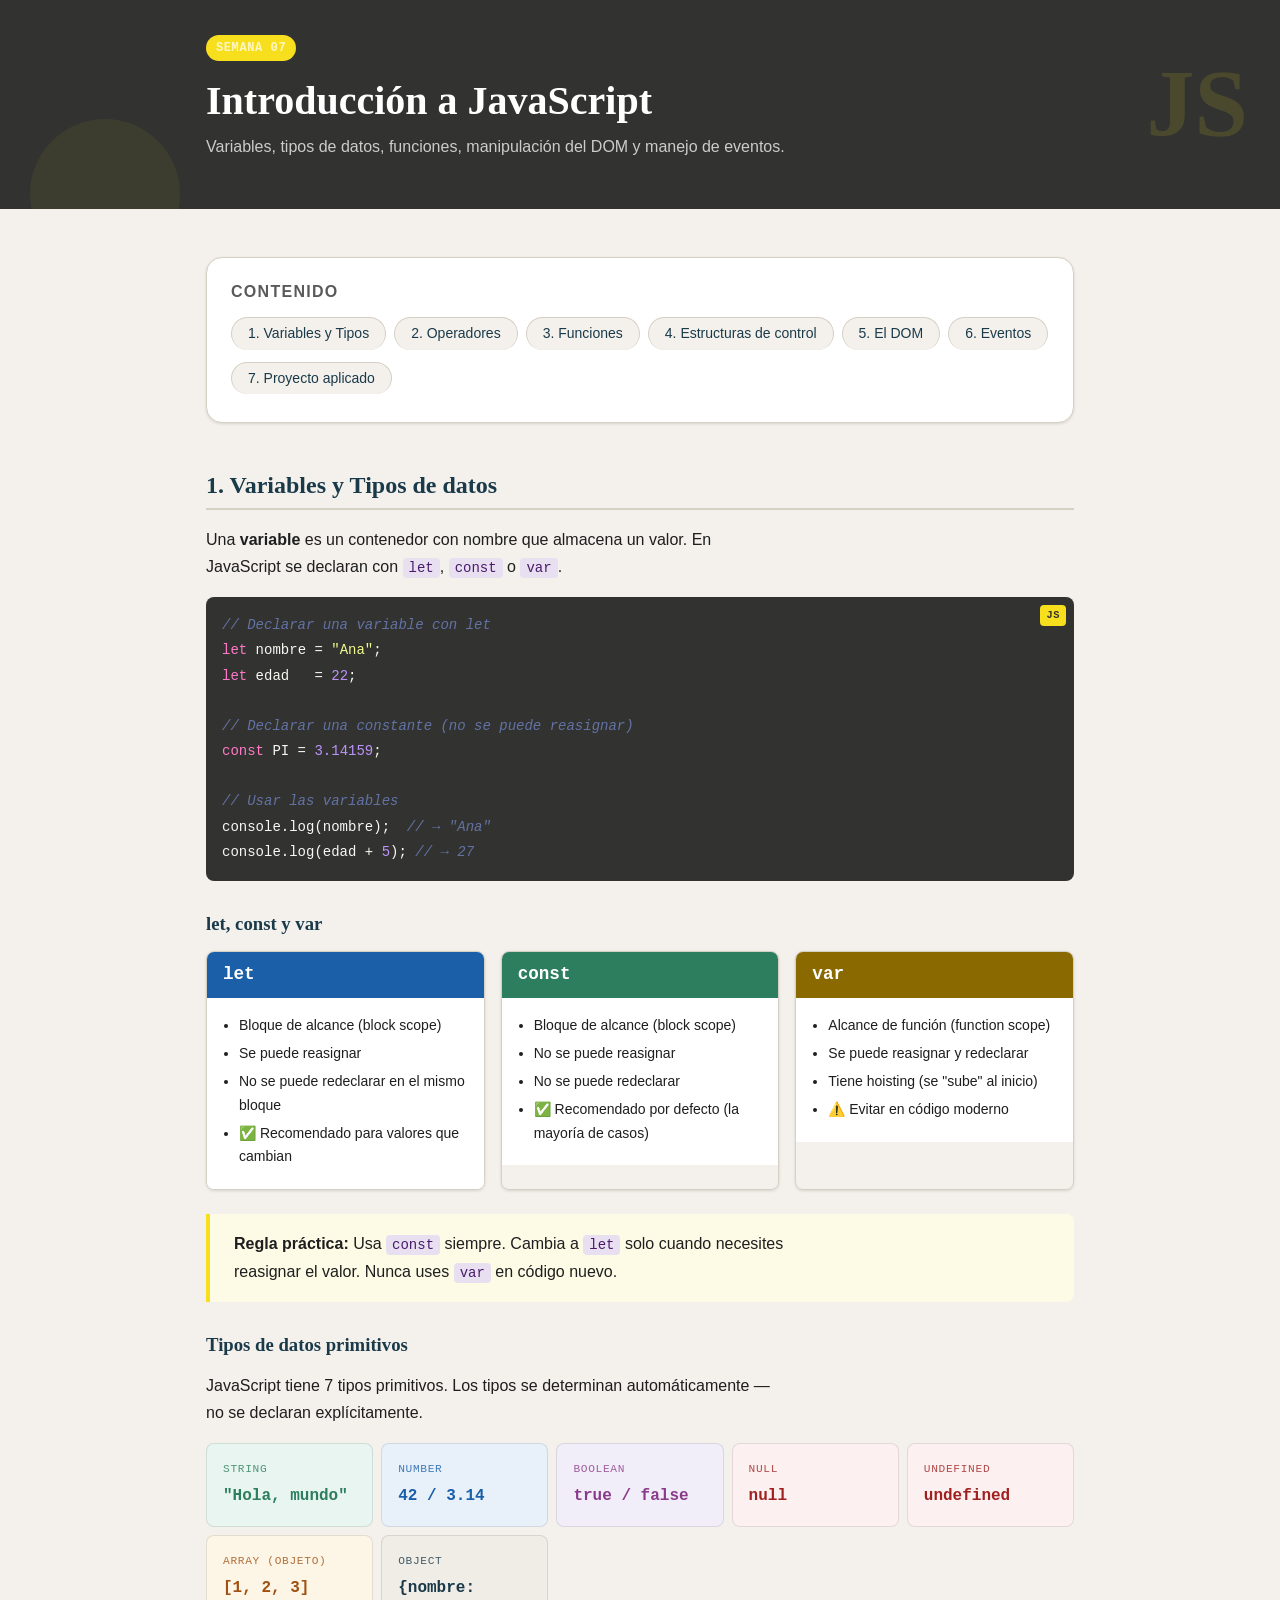
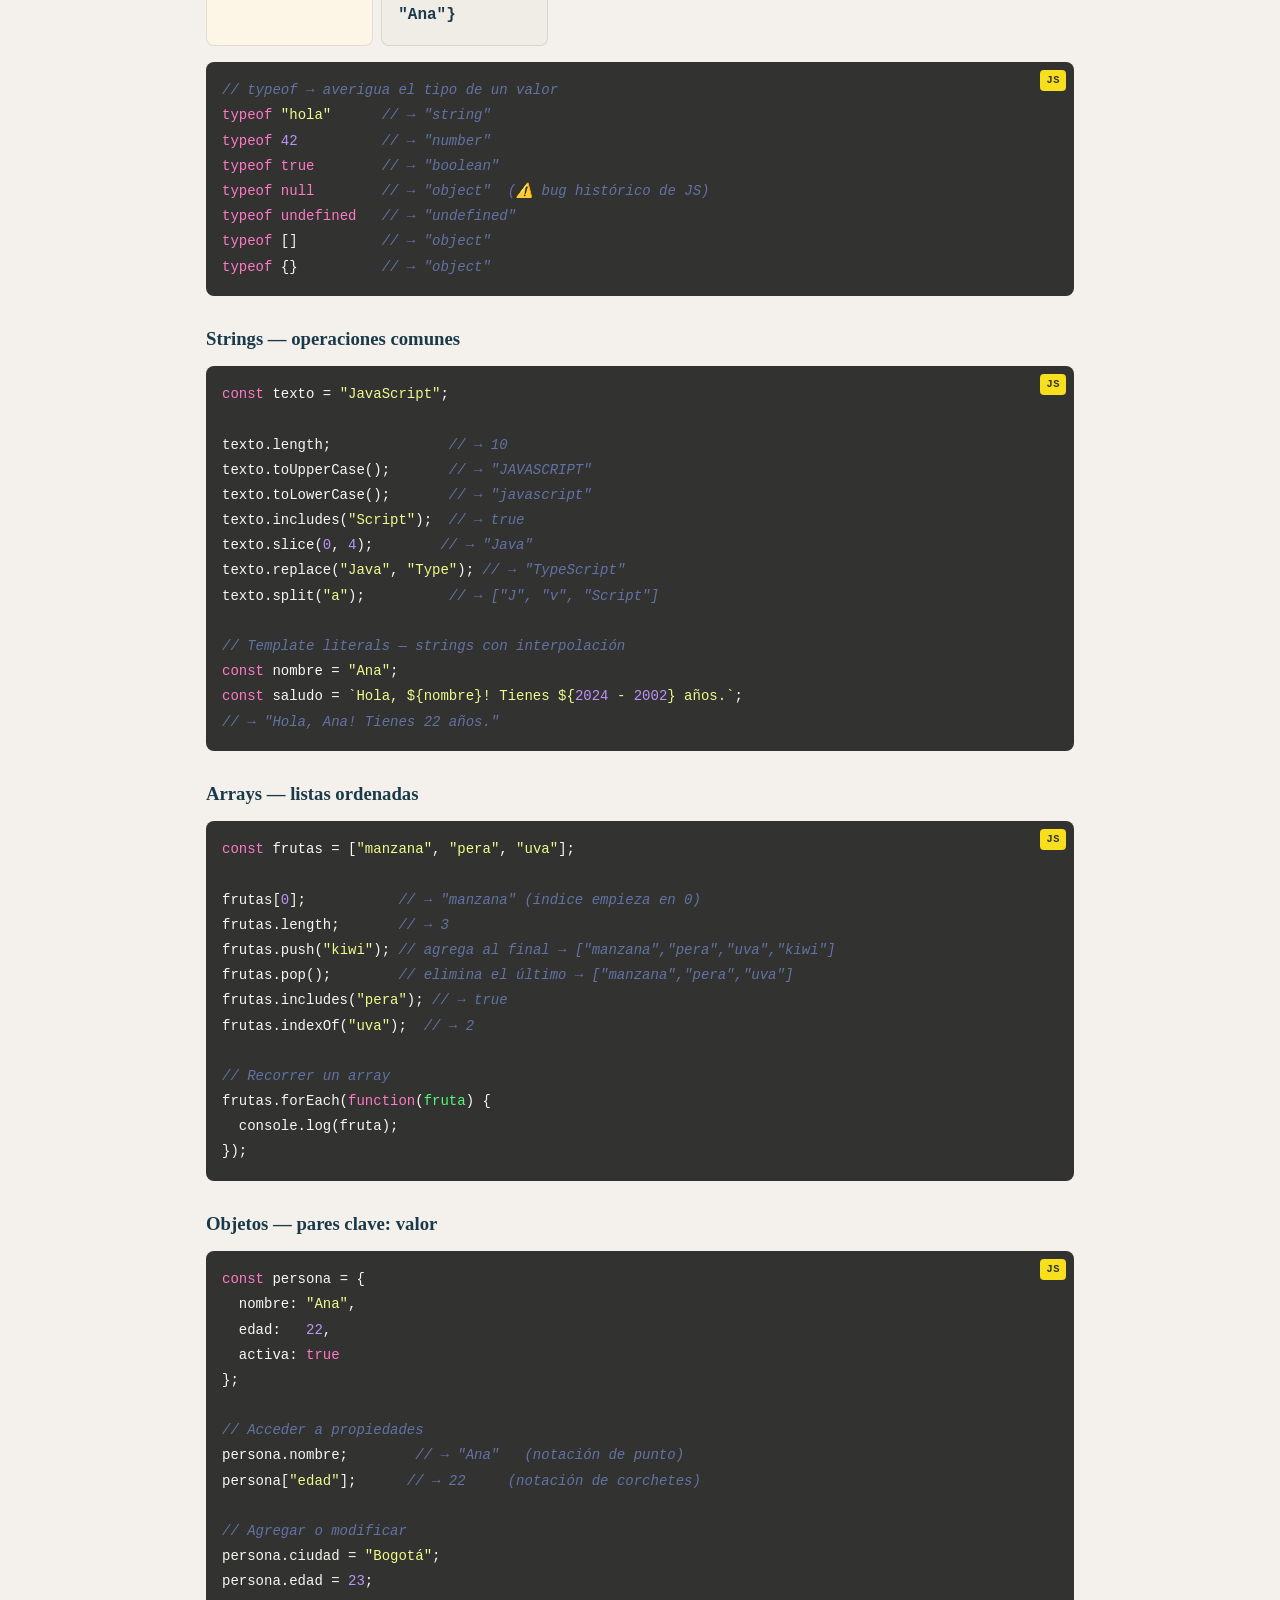
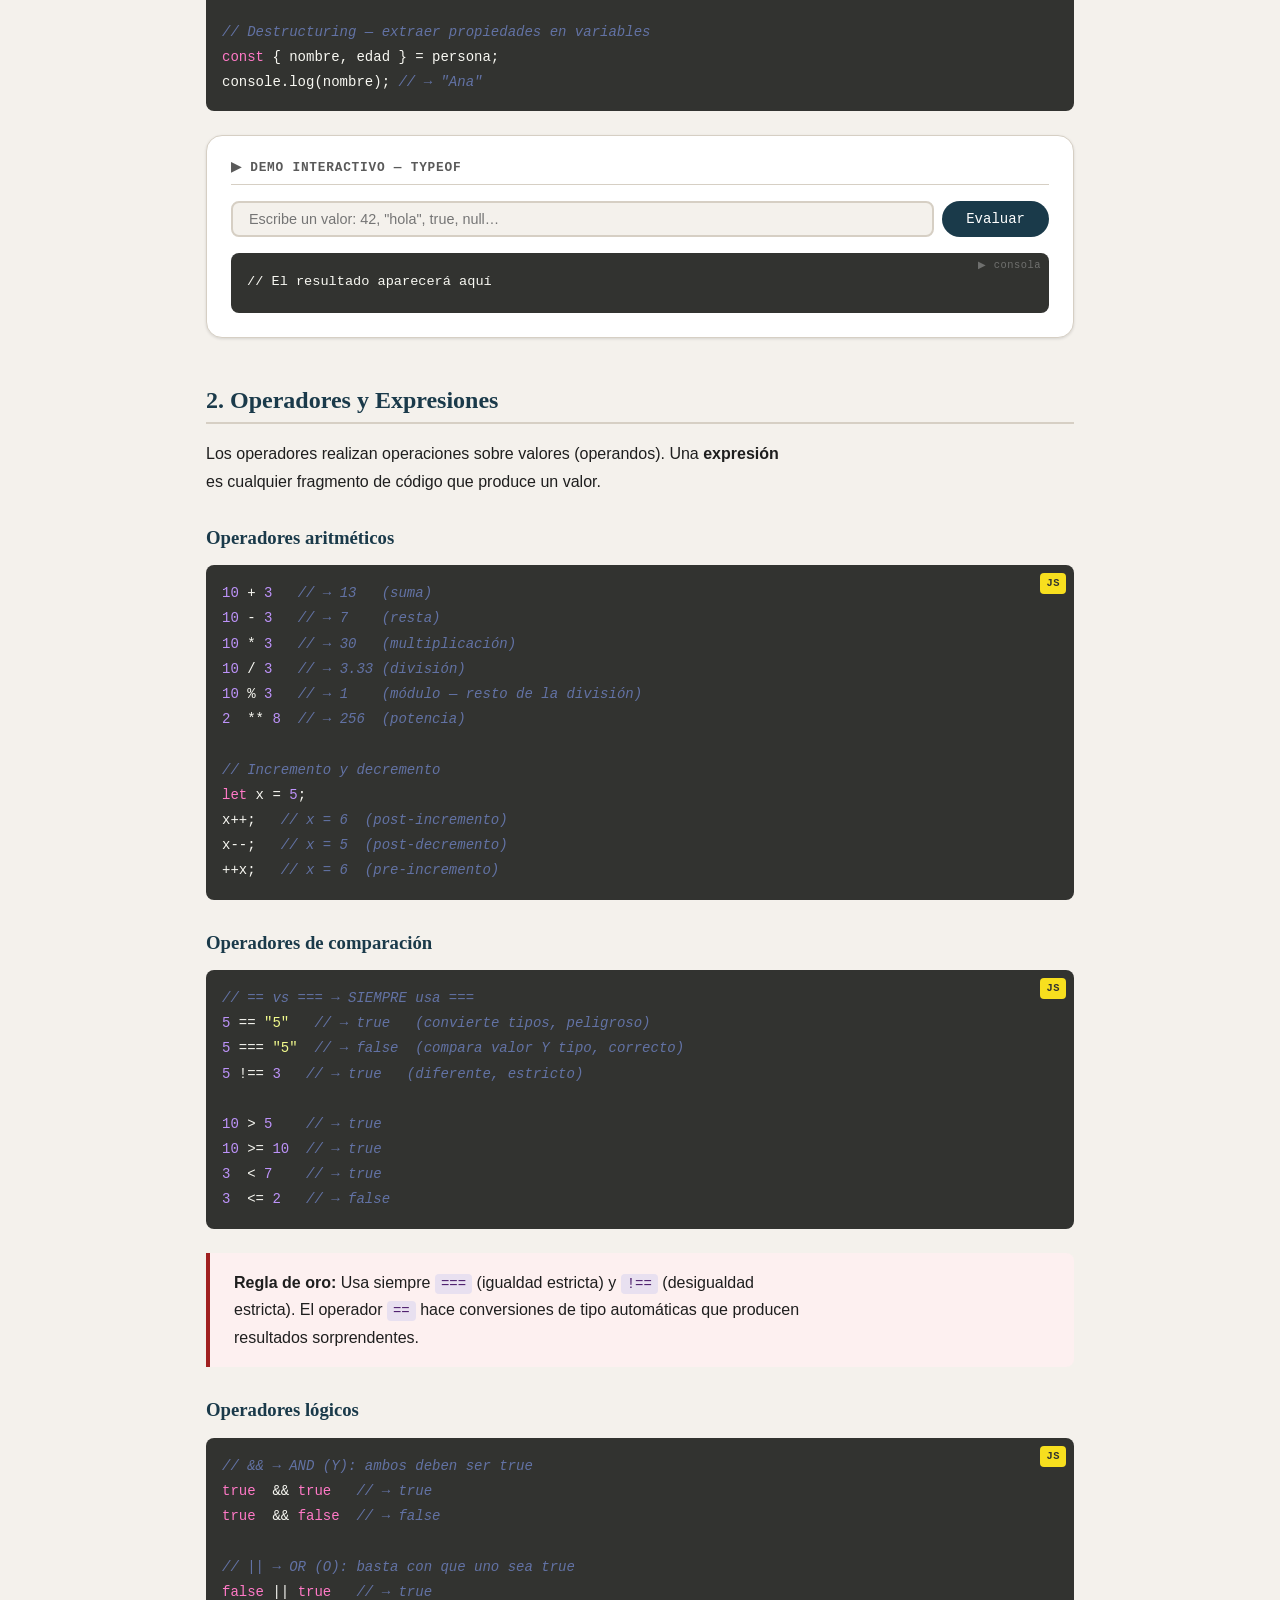
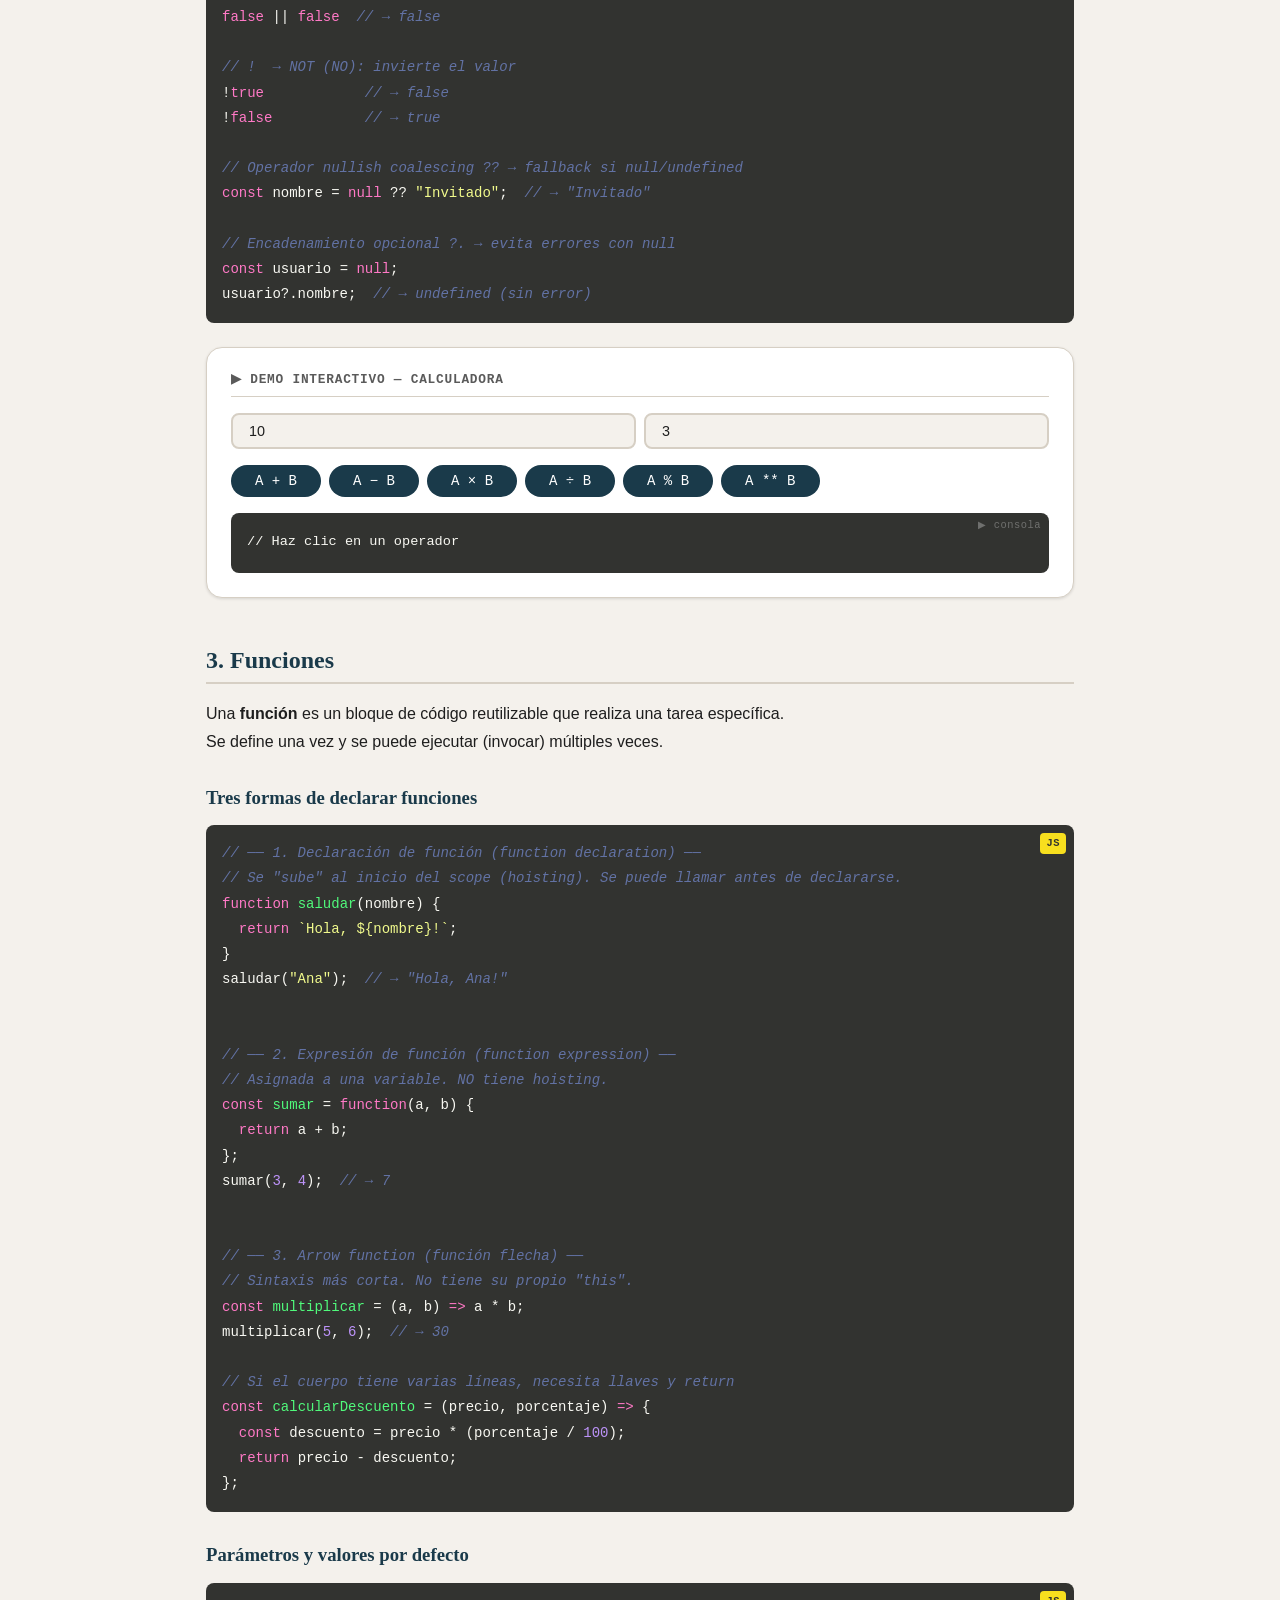
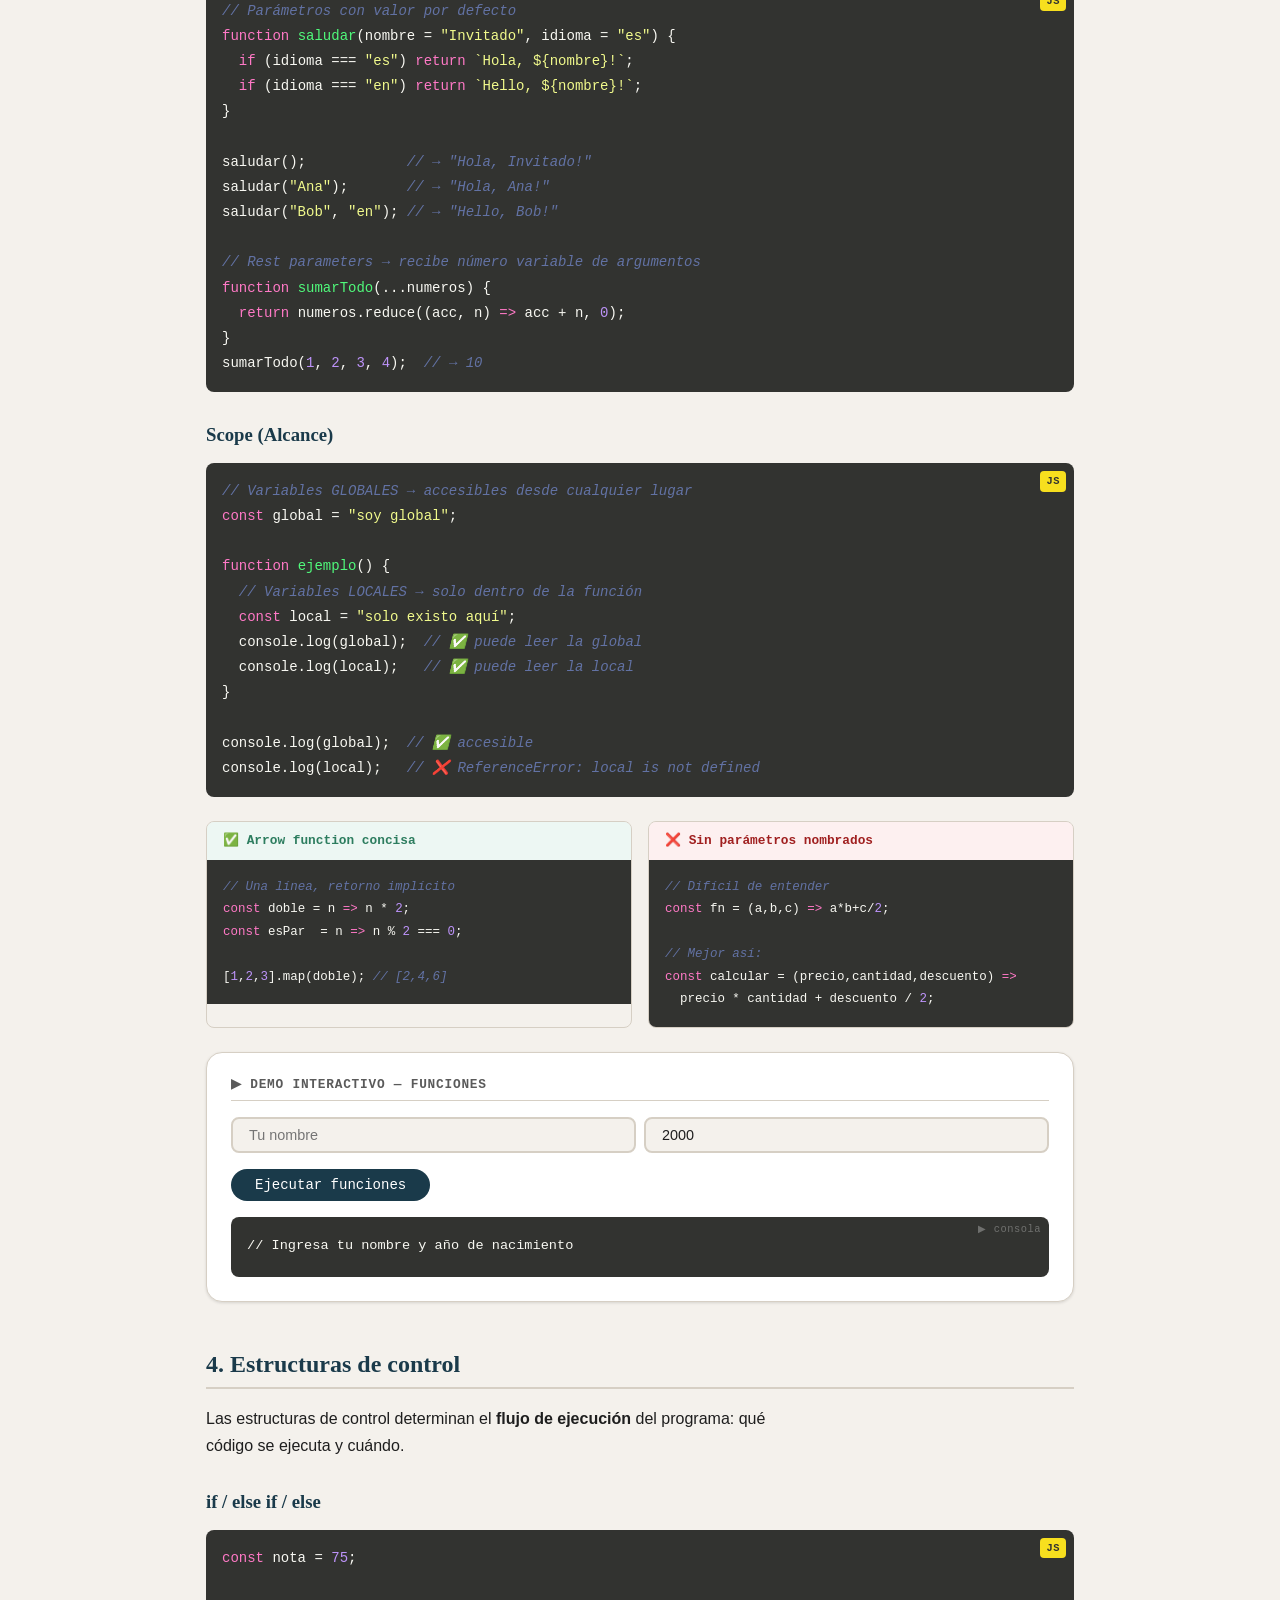
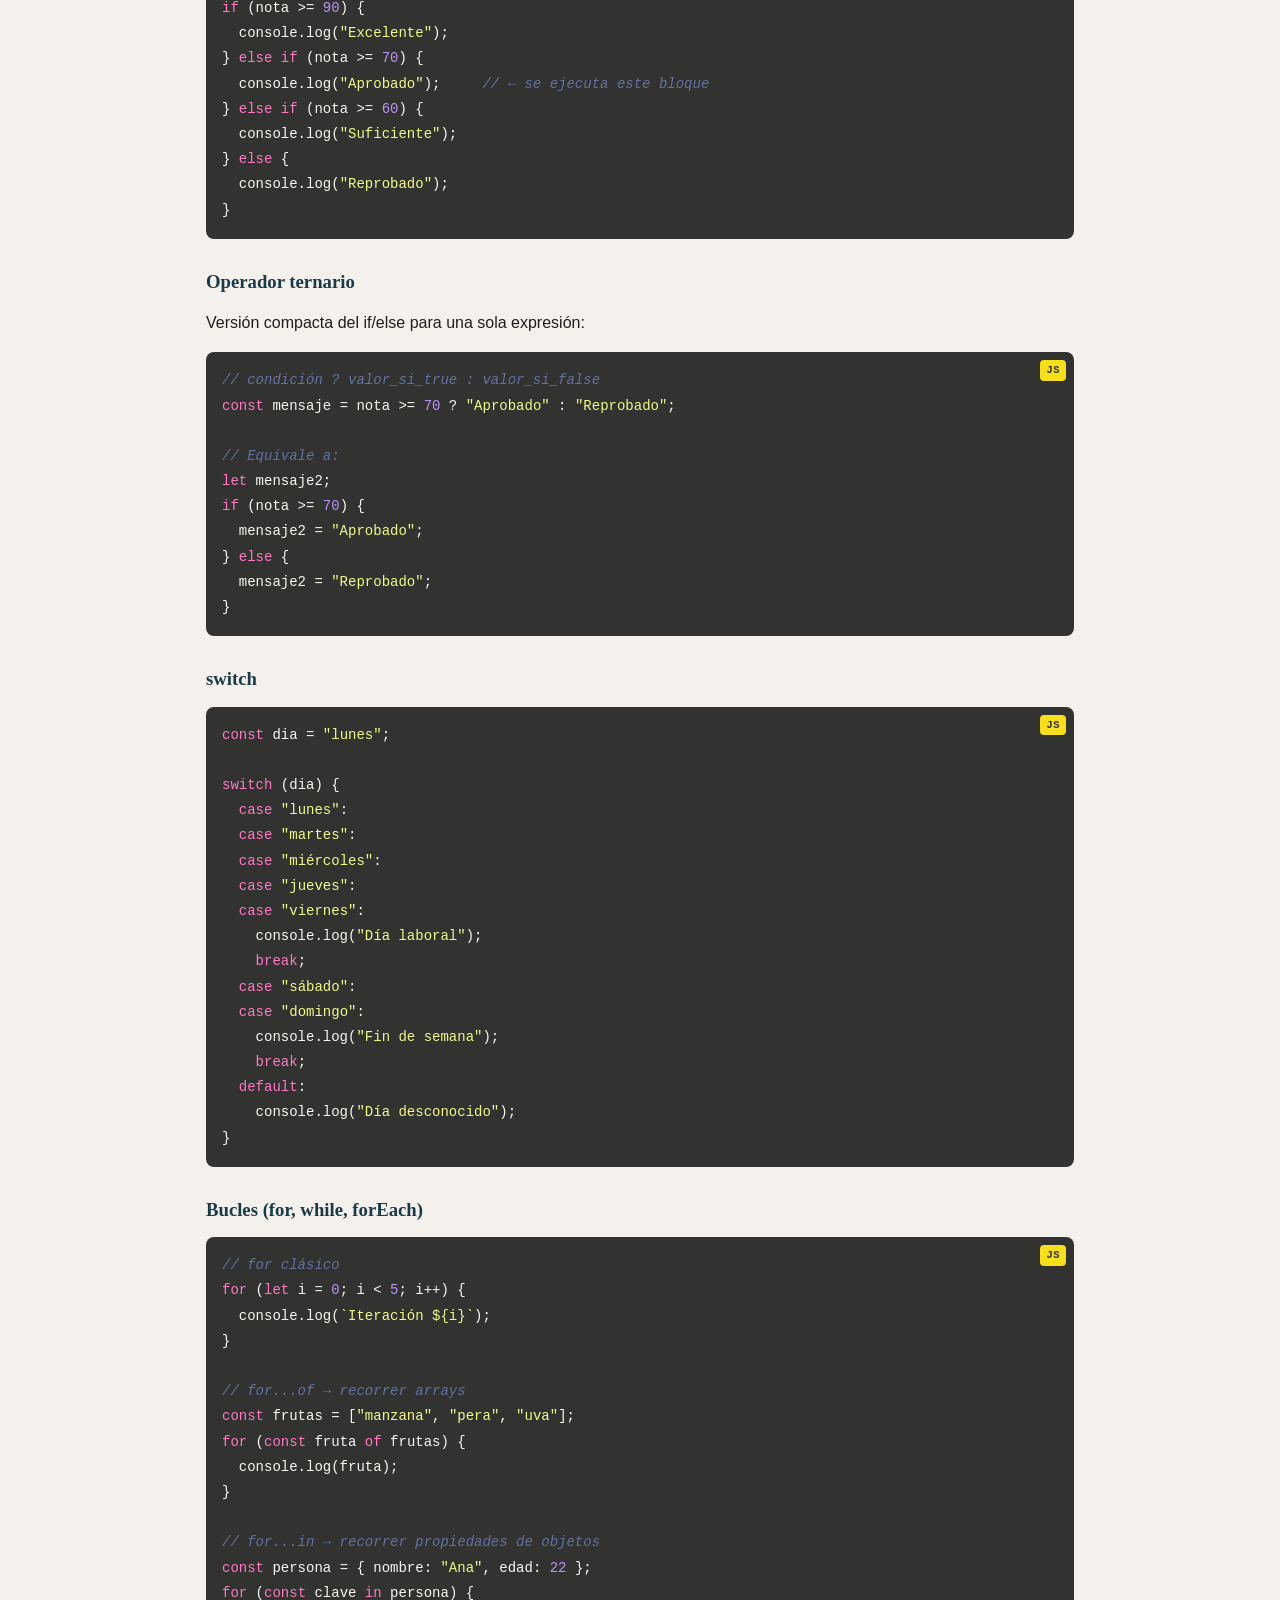
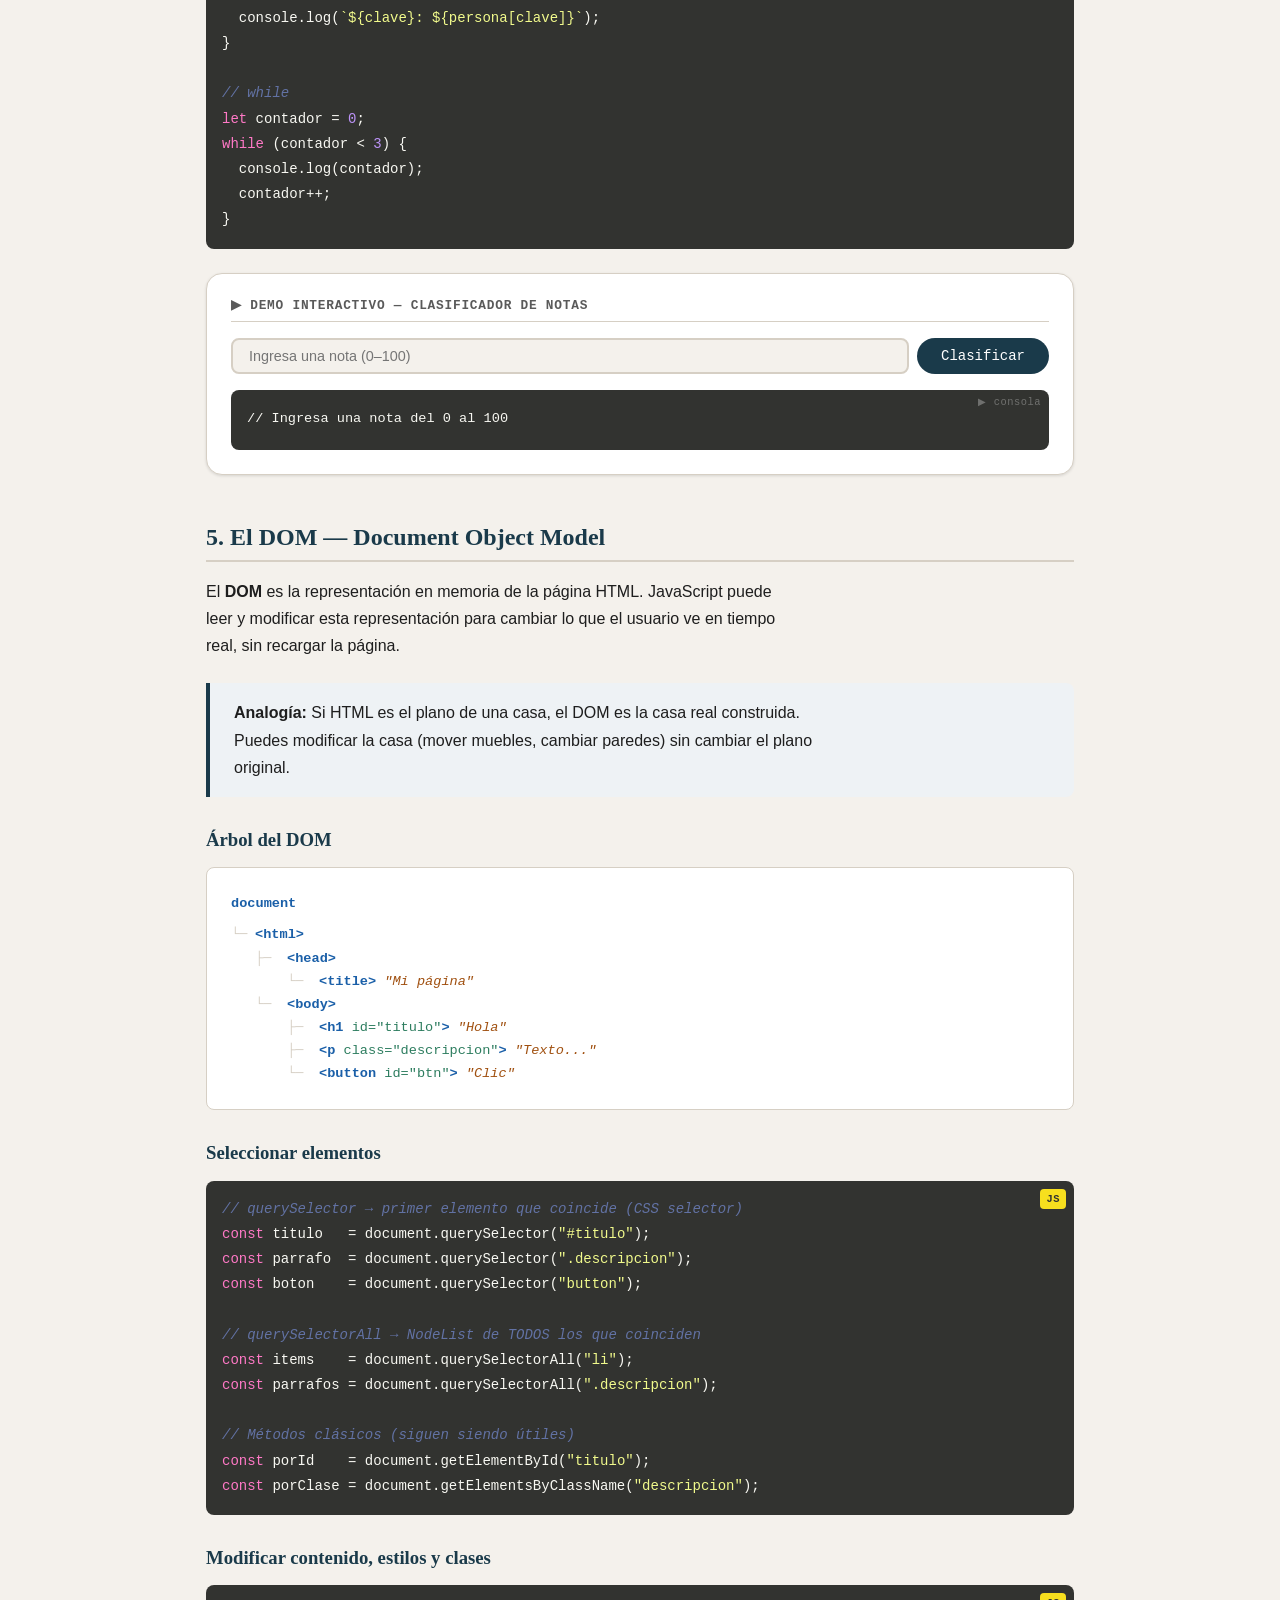
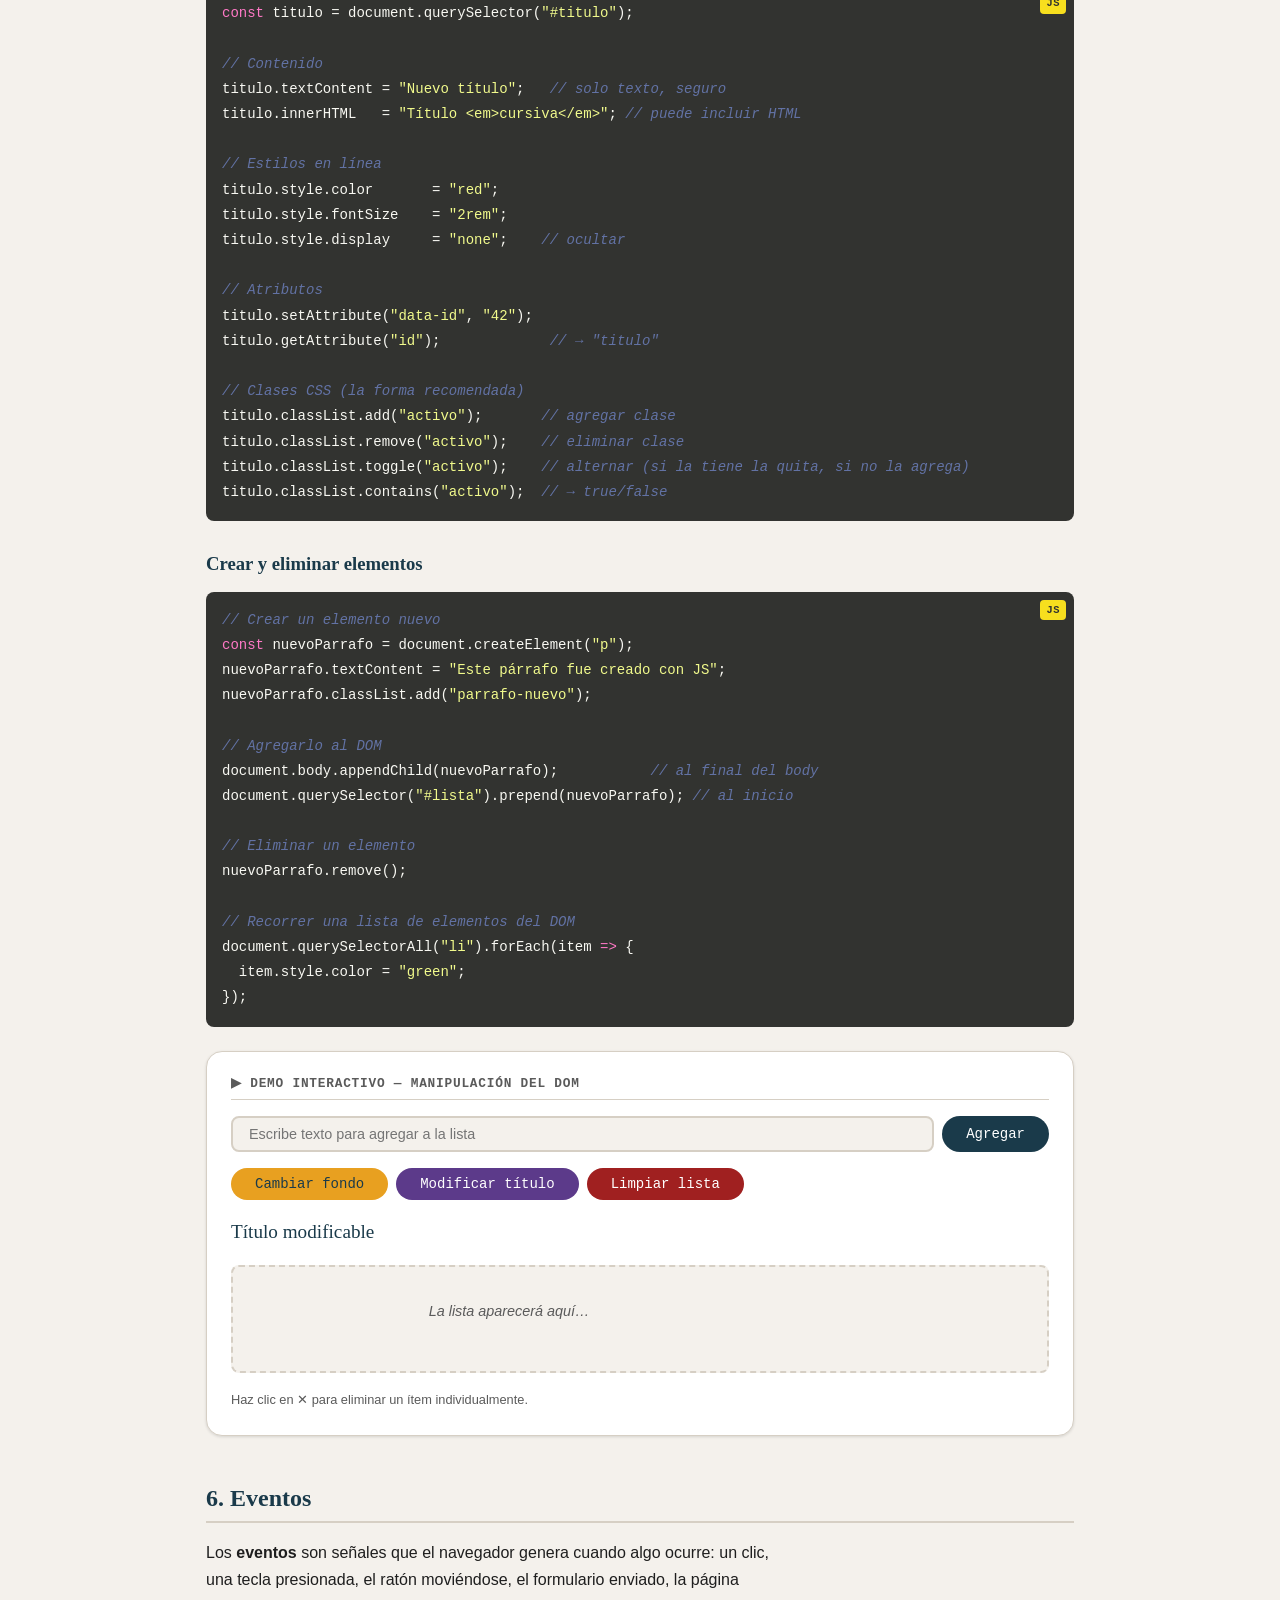
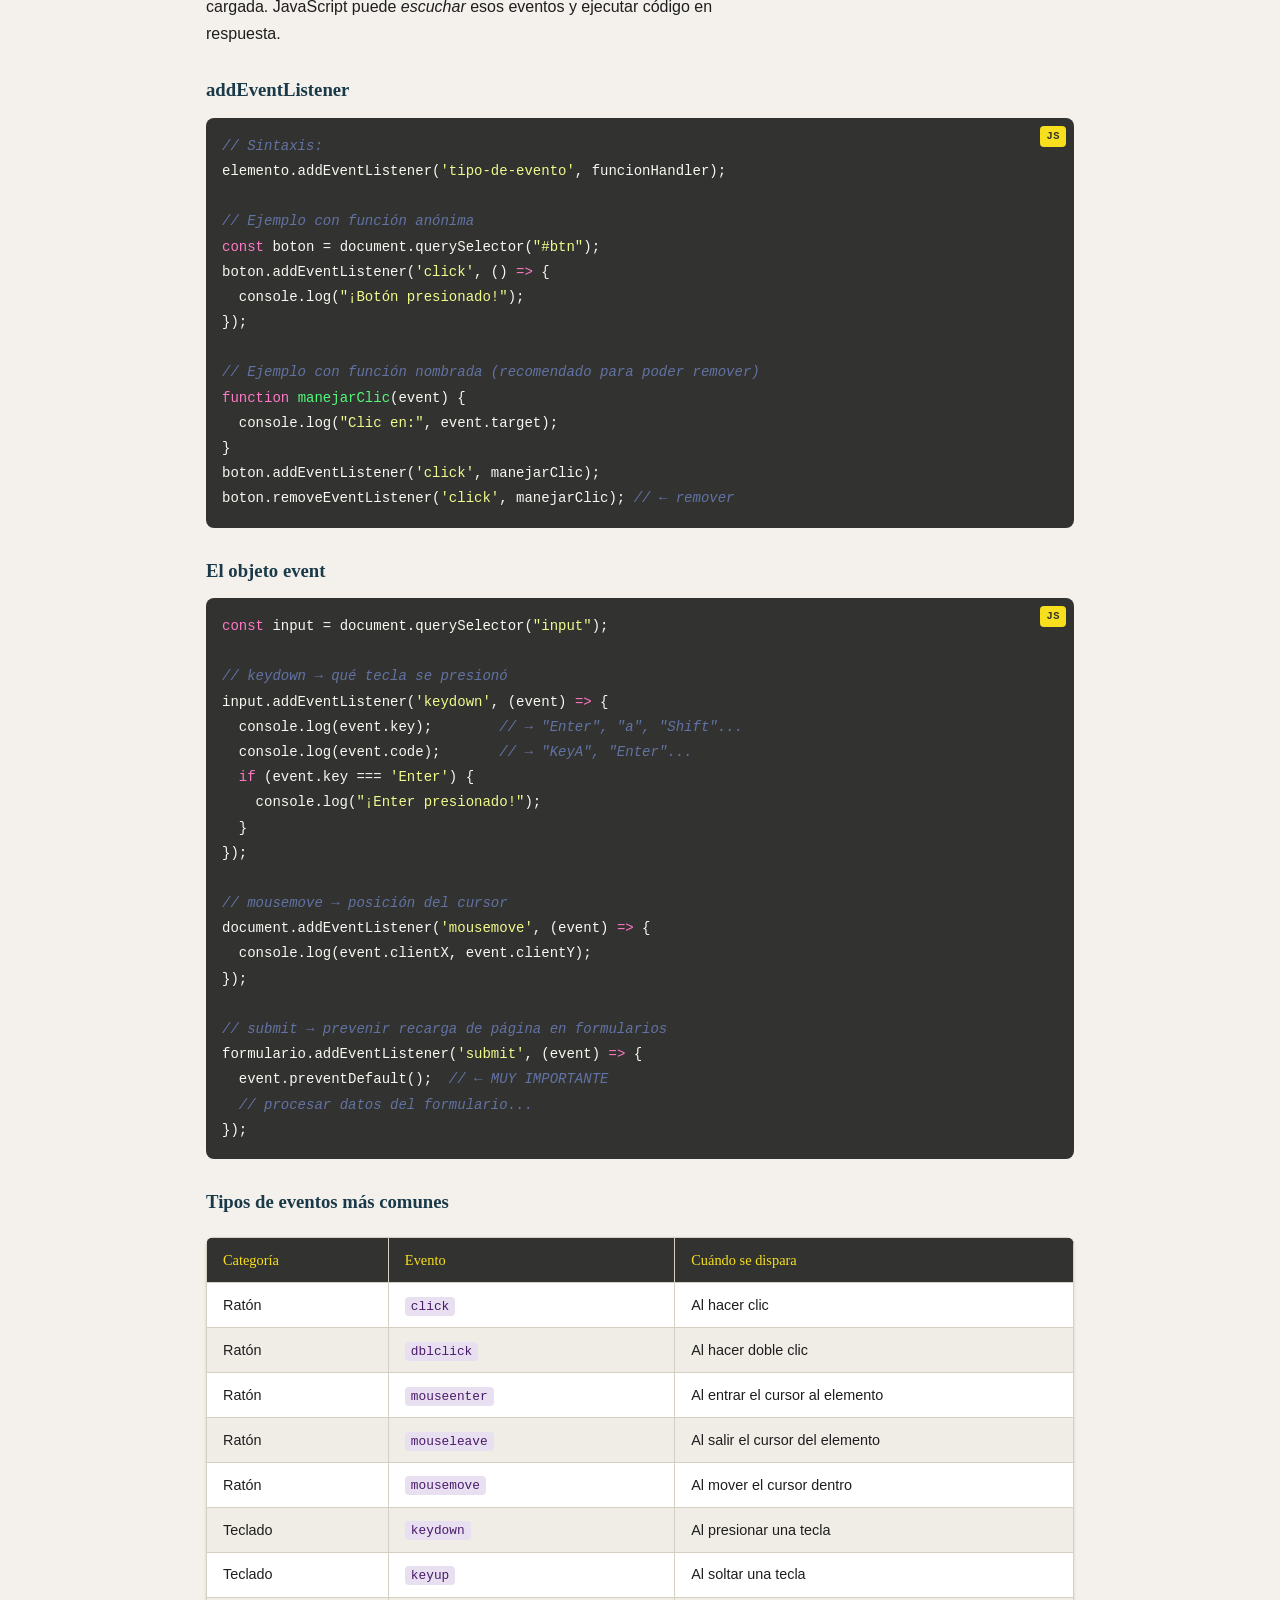
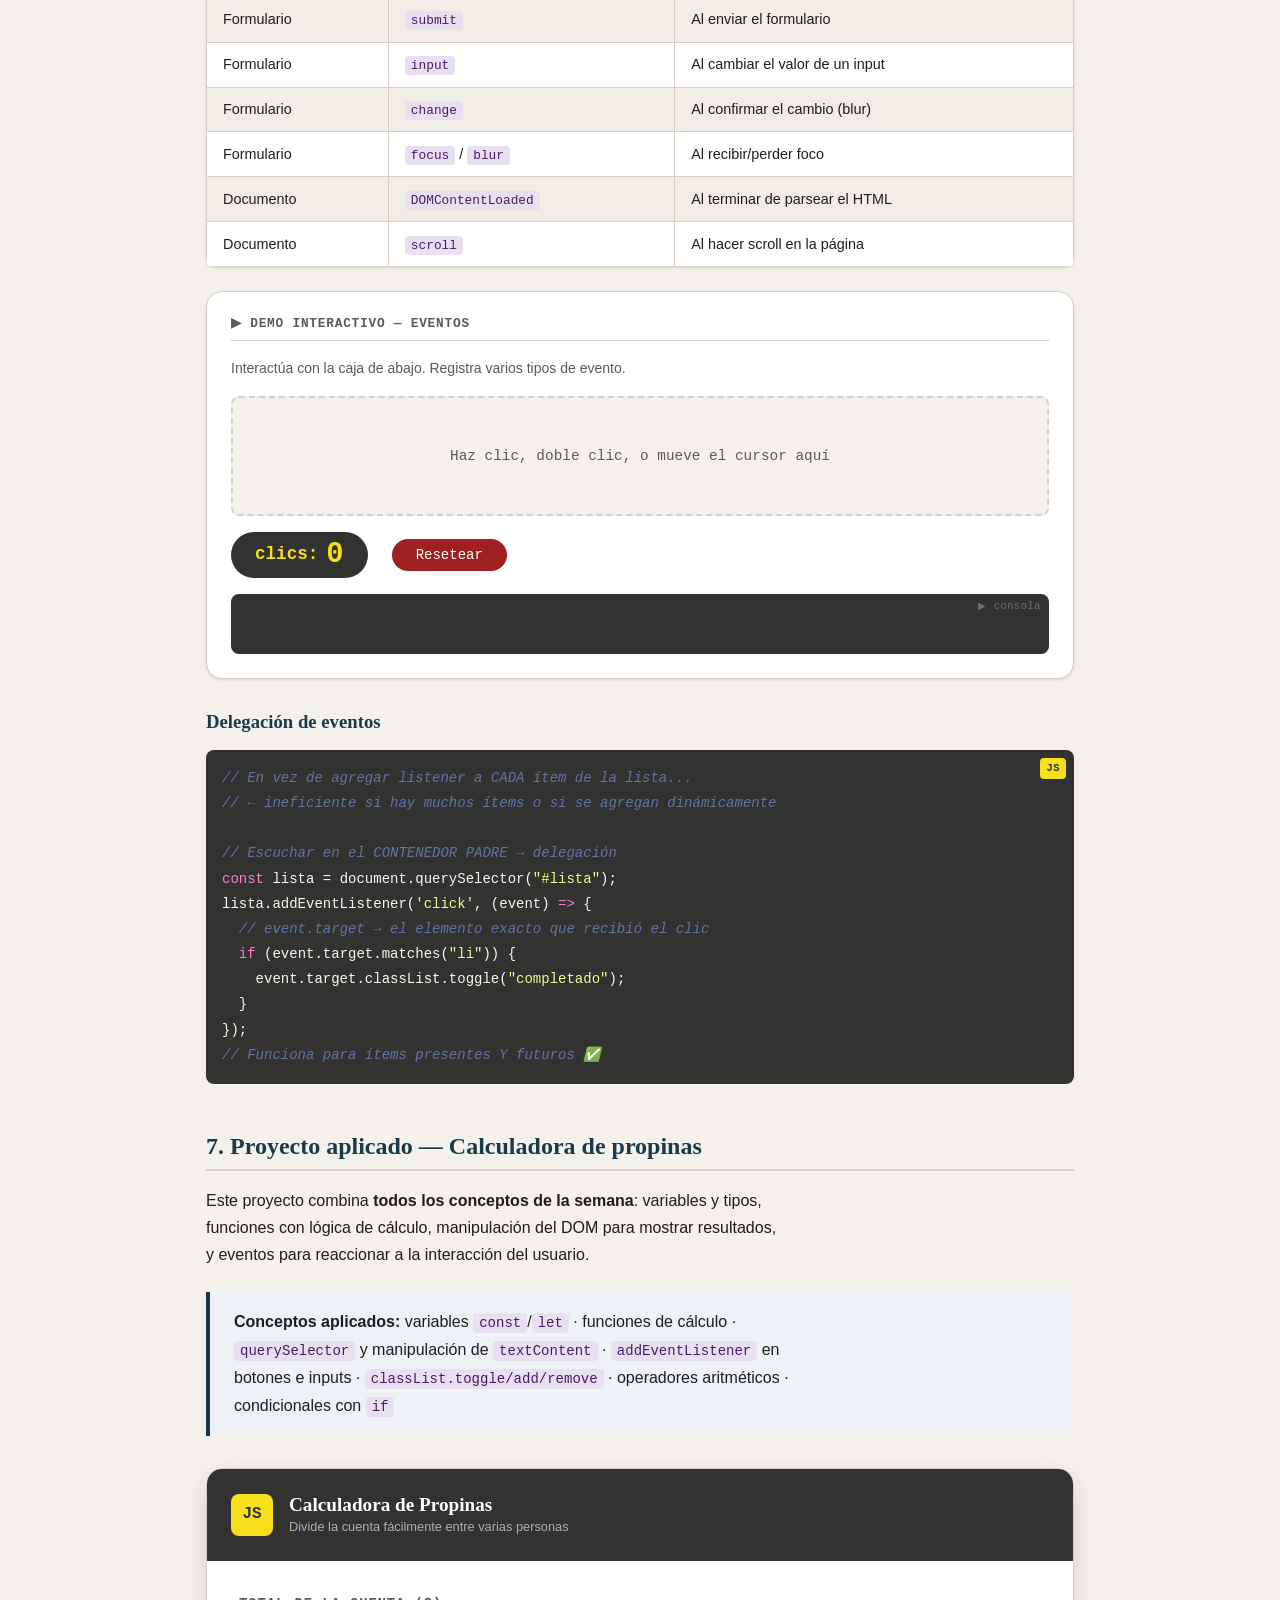
<file: Semana-07-JS/index.html>
<!DOCTYPE html>
<html lang="es">

<head>
  <meta charset="UTF-8">
  <meta name="viewport" content="width=device-width, initial-scale=1.0">
  <title>Semana 07 — JavaScript</title>

  <!--
    INTRODUCCIÓN A JAVASCRIPT: VARIABLES, FUNCIONES Y DOM
    ======================================================
    JavaScript (JS) es el lenguaje de programación del navegador.
    Permite agregar comportamiento e interactividad a las páginas web.

    El trio fundamental del desarrollo web:
    - HTML  → estructura y contenido
    - CSS   → presentación y estilos
    - JS    → comportamiento e interactividad

    Esta semana cubrimos los fundamentos:

    1. VARIABLES Y TIPOS DE DATOS
       → Cómo almacenar y nombrar información
       → var, let, const — diferencias y cuándo usar cada una
       → Tipos: string, number, boolean, null, undefined, object, array

    2. OPERADORES Y EXPRESIONES
       → Aritméticos, comparación, lógicos, asignación
       → Expresiones vs sentencias

    3. FUNCIONES
       → Declaraciones de función y expresiones de función
       → Arrow functions (funciones flecha)
       → Parámetros, argumentos y valores de retorno
       → Scope (alcance) y closures

    4. ESTRUCTURAS DE CONTROL
       → if / else if / else
       → switch
       → Operador ternario

    5. MANIPULACIÓN DEL DOM
       → ¿Qué es el DOM? (Document Object Model)
       → Seleccionar elementos: querySelector, getElementById, etc.
       → Modificar contenido: innerHTML, textContent
       → Modificar estilos y clases: style, classList
       → Crear y eliminar elementos

    6. EVENTOS
       → addEventListener y tipos de eventos
       → El objeto event
       → Delegación de eventos

    7. PROYECTO APLICADO
       → Mini aplicación interactiva que combina todos los conceptos
  -->

  <style>

    /* ============================================================
       VARIABLES CSS — Paleta consistente con las semanas anteriores
       ============================================================ */
    :root {
      --color-primario:    #1a3a4a;
      --color-secundario:  #2d7d5f;
      --color-acento:      #e8a020;
      --color-fondo:       #f4f1ec;
      --color-superficie:  #ffffff;
      --color-texto:       #1e1e1e;
      --color-texto-suave: #5a5a5a;
      --color-borde:       #d6cfc4;

      /* Colores semánticos para JS */
      --color-js:          #f7df1e;   /* amarillo JS oficial */
      --color-js-oscuro:   #323330;   /* fondo oscuro JS */
      --color-string:      #2d7d5f;   /* verde para strings */
      --color-number:      #1a5fa8;   /* azul para números */
      --color-boolean:     #8a3a8a;   /* lila para booleanos */
      --color-null:        #a02020;   /* rojo para null/undefined */
      --color-array:       #a05010;   /* naranja para arrays */

      --fuente-titulos: 'Georgia', 'Times New Roman', serif;
      --fuente-cuerpo:  'Trebuchet MS', 'Gill Sans', sans-serif;
      --fuente-codigo:  'Courier New', 'Lucida Console', monospace;

      --espacio-xs:  0.25rem;
      --espacio-sm:  0.5rem;
      --espacio-md:  1rem;
      --espacio-lg:  1.5rem;
      --espacio-xl:  2rem;
      --espacio-xxl: 3rem;

      --radio-sm:   4px;
      --radio-md:   8px;
      --radio-lg:   16px;
      --radio-pill: 999px;

      --sombra-sm: 0 1px 3px rgba(0,0,0,0.12);
      --sombra-md: 0 4px 12px rgba(0,0,0,0.10);
      --sombra-lg: 0 8px 24px rgba(0,0,0,0.12);

      --duracion-rapida: 150ms;
      --duracion-media:  300ms;
      --duracion-lenta:  600ms;
      --timing-rebote:   cubic-bezier(0.34, 1.56, 0.64, 1);
      --timing-entrada:  cubic-bezier(0.0, 0.0, 0.2, 1);
    }


    /* ============================================================
       RESET Y BASE
       ============================================================ */
    *, *::before, *::after {
      box-sizing: border-box;
      margin: 0;
      padding: 0;
    }

    body {
      font-family: var(--fuente-cuerpo);
      font-size: 16px;
      line-height: 1.7;
      color: var(--color-texto);
      background-color: var(--color-fondo);
    }

    p {
      margin-bottom: var(--espacio-md);
      max-width: 65ch;
    }

    h1, h2, h3, h4 {
      font-family: var(--fuente-titulos);
      color: var(--color-primario);
      line-height: 1.2;
      margin-bottom: var(--espacio-md);
    }

    h2, h3 { margin-top: var(--espacio-xl); }

    a {
      color: var(--color-secundario);
      text-decoration: none;
      border-bottom: 1px solid transparent;
      transition: border-color var(--duracion-media) ease;
    }
    a:hover { border-bottom-color: var(--color-secundario); }

    code {
      font-family: var(--fuente-codigo);
      font-size: 0.875em;
      background-color: #e8e0f0;
      color: #4a1a6a;
      padding: 2px 6px;
      border-radius: var(--radio-sm);
    }

    pre {
      background: var(--color-js-oscuro);
      color: #f8f8f2;
      padding: var(--espacio-md);
      border-radius: var(--radio-md);
      overflow-x: auto;
      font-family: var(--fuente-codigo);
      font-size: 0.875rem;
      line-height: 1.8;
      margin-bottom: var(--espacio-lg);
      tab-size: 2;
      position: relative;
    }

    pre::before {
      content: "JS";
      position: absolute;
      top: var(--espacio-sm);
      right: var(--espacio-sm);
      background: var(--color-js);
      color: var(--color-js-oscuro);
      font-family: var(--fuente-codigo);
      font-size: 0.65rem;
      font-weight: bold;
      padding: 1px 6px;
      border-radius: var(--radio-sm);
      letter-spacing: 0.05em;
    }

    pre code {
      background: none;
      color: inherit;
      padding: 0;
      font-size: inherit;
    }

    /* Resaltado manual de sintaxis en bloques pre */
    .kw  { color: #ff79c6; }   /* keywords: let, const, function, return... */
    .str { color: #f1fa8c; }   /* strings */
    .num { color: #bd93f9; }   /* números */
    .fn  { color: #50fa7b; }   /* nombres de funciones */
    .cm  { color: #6272a4; font-style: italic; } /* comentarios */
    .op  { color: #ff79c6; }   /* operadores */

    ul, ol { padding-left: 1.5rem; }
    li { margin-bottom: var(--espacio-xs); }

    ::selection {
      background-color: var(--color-acento);
      color: var(--color-primario);
    }


    /* ============================================================
       LAYOUT GENERAL
       ============================================================ */
    .pagina-wrapper {
      max-width: 900px;
      margin: 0 auto;
      padding: 0 var(--espacio-md);
    }


    /* ============================================================
       ENCABEZADO DE SITIO
       ============================================================ */
    .site-header {
      background-color: var(--color-js-oscuro);
      color: #ffffff;
      padding: var(--espacio-xl) var(--espacio-md);
      margin-bottom: var(--espacio-xxl);
      position: relative;
      overflow: hidden;
    }

    /* Cuadrado amarillo JS decorativo */
    .site-header::before {
      content: "JS";
      position: absolute;
      right: var(--espacio-xl);
      top: 50%;
      transform: translateY(-50%);
      font-family: var(--fuente-titulos);
      font-size: 6rem;
      font-weight: bold;
      color: var(--color-js);
      opacity: 0.12;
      line-height: 1;
      pointer-events: none;
    }

    .site-header::after {
      content: "";
      position: absolute;
      bottom: -60px;
      left: 30px;
      width: 150px;
      height: 150px;
      background: rgba(247,223,30,0.05);
      border-radius: 50%;
    }

    .site-header h1 {
      color: #ffffff;
      font-size: 2.5rem;
      margin-bottom: var(--espacio-sm);
    }

    .site-header p {
      color: rgba(255,255,255,0.75);
      max-width: none;
    }

    .badge-semana {
      display: inline-block;
      background: var(--color-js);
      color: var(--color-js-oscuro);
      font-family: var(--fuente-codigo);
      font-size: 0.75rem;
      font-weight: bold;
      padding: 3px 10px;
      border-radius: var(--radio-pill);
      margin-bottom: var(--espacio-md);
      letter-spacing: 0.05em;
    }


    /* ============================================================
       NAVEGACIÓN INTERNA
       ============================================================ */
    .nav-interna {
      background: var(--color-superficie);
      border: 1px solid var(--color-borde);
      border-radius: var(--radio-lg);
      padding: var(--espacio-lg);
      margin-bottom: var(--espacio-xxl);
      box-shadow: var(--sombra-sm);
    }

    .nav-interna h2 {
      font-size: 1rem;
      margin-top: 0;
      margin-bottom: var(--espacio-md);
      color: var(--color-texto-suave);
      text-transform: uppercase;
      letter-spacing: 0.08em;
      font-family: var(--fuente-cuerpo);
    }

    .nav-interna ul {
      list-style: none;
      padding: 0;
      display: flex;
      flex-wrap: wrap;
      gap: var(--espacio-sm);
    }

    .nav-interna a {
      display: inline-block;
      padding: var(--espacio-xs) var(--espacio-md);
      background: var(--color-fondo);
      border: 1px solid var(--color-borde);
      border-radius: var(--radio-pill);
      font-size: 0.875rem;
      color: var(--color-primario);
      border-bottom: none;
      transition: background var(--duracion-media), border-color var(--duracion-media);
    }

    .nav-interna a:hover {
      background: var(--color-js-oscuro);
      color: var(--color-js);
      border-color: var(--color-js-oscuro);
    }


    /* ============================================================
       ETIQUETA IDENTIFICADORA
       ============================================================ */
    .etiqueta {
      display: inline-block;
      background: var(--color-primario);
      color: #ffffff;
      font-family: var(--fuente-codigo);
      font-size: 0.72rem;
      padding: 2px 8px;
      border-radius: var(--radio-sm);
      margin-bottom: var(--espacio-sm);
      letter-spacing: 0.03em;
    }

    .etiqueta.verde  { background: var(--color-secundario); }
    .etiqueta.ambar  { background: var(--color-acento); color: var(--color-primario); }
    .etiqueta.lila   { background: #5c3a8a; }
    .etiqueta.rojo   { background: #a02020; }
    .etiqueta.js     { background: var(--color-js); color: var(--color-js-oscuro); }


    /* ============================================================
       SECCIÓN DE CONTENIDO
       ============================================================ */
    .seccion {
      margin-bottom: var(--espacio-xxl);
      scroll-margin-top: 2rem;
    }

    .seccion > h2 {
      border-bottom: 2px solid var(--color-borde);
      padding-bottom: var(--espacio-sm);
    }


    /* ============================================================
       BLOQUE DE NOTA
       ============================================================ */
    .nota {
      border-left: 4px solid var(--color-secundario);
      background: #edf7f3;
      padding: var(--espacio-md) var(--espacio-lg);
      border-radius: 0 var(--radio-md) var(--radio-md) 0;
      margin: var(--espacio-lg) 0;
    }

    .nota.ambar  { border-color: var(--color-acento);  background: #fdf5e6; }
    .nota.azul   { border-color: var(--color-primario); background: #eef2f5; }
    .nota.lila   { border-color: #5c3a8a;              background: #f2eef9; }
    .nota.rojo   { border-color: #a02020;              background: #fdf0f0; }
    .nota.js     { border-color: var(--color-js);      background: #fdfbe6; }

    .nota p { margin-bottom: 0; }
    .nota p + p { margin-top: var(--espacio-sm); }


    /* ============================================================
       TABLA DE REFERENCIA
       ============================================================ */
    .tabla-wrapper {
      overflow-x: auto;
      margin: var(--espacio-lg) 0;
      border-radius: var(--radio-md);
      box-shadow: var(--sombra-sm);
    }

    table {
      width: 100%;
      border-collapse: collapse;
      font-size: 0.9rem;
      background: var(--color-superficie);
    }

    th, td {
      border: 1px solid var(--color-borde);
      padding: 0.6rem 1rem;
      text-align: left;
    }

    th {
      background-color: var(--color-js-oscuro);
      color: var(--color-js);
      font-family: var(--fuente-titulos);
      font-weight: normal;
    }

    tr:nth-child(even) { background-color: #f0ece6; }
    td code { font-size: 0.8rem; }


    /* ============================================================
       COMPARATIVA DOS COLUMNAS
       ============================================================ */
    .comparativa {
      display: grid;
      grid-template-columns: 1fr;
      gap: var(--espacio-md);
      margin: var(--espacio-lg) 0;
    }

    @media (min-width: 620px) {
      .comparativa { grid-template-columns: 1fr 1fr; }
    }

    .comparativa-item {
      border-radius: var(--radio-md);
      overflow: hidden;
      border: 1px solid var(--color-borde);
    }

    .comparativa-item .cab {
      padding: var(--espacio-sm) var(--espacio-md);
      font-family: var(--fuente-codigo);
      font-size: 0.8rem;
      font-weight: bold;
    }

    .comparativa-item.bueno .cab { background: #edf7f3; color: var(--color-secundario); }
    .comparativa-item.malo  .cab { background: #fdf0f0; color: #a02020; }
    .comparativa-item pre { margin: 0; border-radius: 0; font-size: 0.78rem; }
    .comparativa-item pre::before { display: none; }


    /* ============================================================
       SECCIÓN 1: DEMOS DE TIPOS DE DATOS
       ============================================================ */
    .tipos-grid {
      display: grid;
      grid-template-columns: repeat(auto-fit, minmax(160px, 1fr));
      gap: var(--espacio-sm);
      margin: var(--espacio-md) 0;
    }

    .tipo-chip {
      border-radius: var(--radio-md);
      padding: var(--espacio-md);
      font-family: var(--fuente-codigo);
      font-size: 0.85rem;
      border: 1px solid rgba(0,0,0,0.1);
    }

    .tipo-chip .tipo-nombre {
      font-size: 0.7rem;
      text-transform: uppercase;
      letter-spacing: 0.06em;
      opacity: 0.8;
      margin-bottom: var(--espacio-xs);
    }

    .tipo-chip .tipo-valor {
      font-size: 1rem;
      font-weight: bold;
    }

    .tipo-string  { background: #e8f5f0; color: var(--color-string); }
    .tipo-number  { background: #e8f0fa; color: var(--color-number); }
    .tipo-boolean { background: #f2eef9; color: var(--color-boolean); }
    .tipo-null    { background: #fdf0f0; color: var(--color-null); }
    .tipo-undef   { background: #fdf0f0; color: var(--color-null); }
    .tipo-array   { background: #fdf5e6; color: var(--color-array); }
    .tipo-object  { background: #f0ece6; color: var(--color-primario); }


    /* ============================================================
       SECCIÓN 2: DEMO LET / CONST / VAR
       ============================================================ */
    .let-const-grid {
      display: grid;
      grid-template-columns: repeat(auto-fit, minmax(220px, 1fr));
      gap: var(--espacio-md);
      margin: var(--espacio-md) 0;
    }

    .let-const-card {
      border-radius: var(--radio-md);
      overflow: hidden;
      border: 1px solid var(--color-borde);
      box-shadow: var(--sombra-sm);
    }

    .let-const-card .lcc-header {
      padding: var(--espacio-sm) var(--espacio-md);
      font-family: var(--fuente-codigo);
      font-size: 1.1rem;
      font-weight: bold;
      color: #fff;
    }

    .lcc-let   .lcc-header { background: #1a5fa8; }
    .lcc-const .lcc-header { background: var(--color-secundario); }
    .lcc-var   .lcc-header { background: #8a6a00; }

    .let-const-card ul {
      padding: var(--espacio-md) var(--espacio-md) var(--espacio-md) 2rem;
      font-size: 0.875rem;
      background: var(--color-superficie);
    }

    .let-const-card ul li { margin-bottom: var(--espacio-xs); }


    /* ============================================================
       SECCIÓN 3: DEMOS INTERACTIVOS
       ============================================================ */

    /* --- Demo general para interacciones --- */
    .demo-box {
      background: var(--color-superficie);
      border: 1px solid var(--color-borde);
      border-radius: var(--radio-lg);
      padding: var(--espacio-lg);
      margin: var(--espacio-md) 0;
      box-shadow: var(--sombra-sm);
    }

    .demo-box h4 {
      font-family: var(--fuente-codigo);
      font-size: 0.8rem;
      color: var(--color-texto-suave);
      text-transform: uppercase;
      letter-spacing: 0.06em;
      margin-top: 0;
      margin-bottom: var(--espacio-md);
      padding-bottom: var(--espacio-sm);
      border-bottom: 1px solid var(--color-borde);
    }

    /* Botones de demo */
    .btn-demo {
      display: inline-block;
      padding: var(--espacio-sm) var(--espacio-lg);
      background: var(--color-primario);
      color: #fff;
      border: none;
      border-radius: var(--radio-pill);
      font-family: var(--fuente-codigo);
      font-size: 0.875rem;
      cursor: pointer;
      transition: background var(--duracion-media) ease,
                  transform  var(--duracion-media) var(--timing-rebote);
    }

    .btn-demo:hover {
      background: var(--color-secundario);
      transform: translateY(-2px);
    }

    .btn-demo:active { transform: translateY(1px); }

    .btn-demo.ambar {
      background: var(--color-acento);
      color: var(--color-primario);
    }
    .btn-demo.ambar:hover { background: #c88010; color: #fff; }

    .btn-demo.rojo {
      background: #a02020;
    }
    .btn-demo.rojo:hover { background: #c02020; }

    .btn-demo.lila {
      background: #5c3a8a;
    }
    .btn-demo.lila:hover { background: #7a4aaa; }

    .btn-fila {
      display: flex;
      flex-wrap: wrap;
      gap: var(--espacio-sm);
      margin-bottom: var(--espacio-md);
    }

    /* Output / consola simulada */
    .output-consola {
      background: var(--color-js-oscuro);
      border-radius: var(--radio-md);
      padding: var(--espacio-md);
      font-family: var(--fuente-codigo);
      font-size: 0.85rem;
      min-height: 60px;
      color: #f8f8f2;
      position: relative;
    }

    .output-consola::before {
      content: "▶ consola";
      position: absolute;
      top: var(--espacio-xs);
      right: var(--espacio-sm);
      font-size: 0.65rem;
      color: rgba(255,255,255,0.3);
      letter-spacing: 0.05em;
    }

    .output-linea {
      padding: 1px 0;
      border-bottom: 1px solid rgba(255,255,255,0.05);
    }

    .output-linea:last-child { border-bottom: none; }

    .out-string  { color: #f1fa8c; }
    .out-number  { color: #bd93f9; }
    .out-boolean { color: #ff79c6; }
    .out-null    { color: #ff5555; }
    .out-objeto  { color: #8be9fd; }
    .out-error   { color: #ff5555; font-style: italic; }
    .out-log     { color: #f8f8f2; }

    /* Input de formulario en demos */
    .input-demo {
      padding: var(--espacio-sm) var(--espacio-md);
      border: 2px solid var(--color-borde);
      border-radius: var(--radio-md);
      font-family: var(--fuente-cuerpo);
      font-size: 0.9rem;
      background: var(--color-fondo);
      color: var(--color-texto);
      outline: none;
      transition: border-color var(--duracion-media);
      width: 100%;
    }

    .input-demo:focus {
      border-color: var(--color-secundario);
      box-shadow: 0 0 0 3px rgba(45,125,95,0.2);
    }

    .input-row {
      display: flex;
      gap: var(--espacio-sm);
      margin-bottom: var(--espacio-md);
      flex-wrap: wrap;
    }

    .input-row .input-demo { flex: 1; min-width: 120px; }


    /* ============================================================
       SECCIÓN 4: DOM TREE VISUAL
       ============================================================ */
    .dom-tree {
      background: var(--color-superficie);
      border: 1px solid var(--color-borde);
      border-radius: var(--radio-md);
      padding: var(--espacio-lg);
      margin: var(--espacio-md) 0;
      font-family: var(--fuente-codigo);
      font-size: 0.85rem;
    }

    .dom-node {
      position: relative;
      padding-left: 1.5rem;
      color: var(--color-primario);
    }

    .dom-node::before {
      content: "├─";
      position: absolute;
      left: 0;
      color: var(--color-borde);
    }

    .dom-node:last-child::before { content: "└─"; }

    .dom-node > .dom-node { padding-left: 2rem; }

    .dom-tag  { color: #1a5fa8; font-weight: bold; }
    .dom-attr { color: var(--color-secundario); }
    .dom-text { color: var(--color-array); font-style: italic; }
    .dom-root { padding-left: 0; font-weight: bold; margin-bottom: var(--espacio-sm); }
    .dom-root::before { display: none; }


    /* ============================================================
       SECCIÓN 5: DEMO DE MANIPULACIÓN DOM
       ============================================================ */
    .dom-demo-zona {
      border: 2px dashed var(--color-borde);
      border-radius: var(--radio-md);
      padding: var(--espacio-md);
      margin: var(--espacio-md) 0;
      min-height: 60px;
      background: var(--color-fondo);
      transition: background var(--duracion-media);
    }

    .dom-item {
      display: flex;
      align-items: center;
      justify-content: space-between;
      padding: var(--espacio-sm) var(--espacio-md);
      background: var(--color-superficie);
      border: 1px solid var(--color-borde);
      border-radius: var(--radio-md);
      margin-bottom: var(--espacio-sm);
      font-family: var(--fuente-cuerpo);
      font-size: 0.9rem;
      animation: entradaItem var(--duracion-lenta) var(--timing-entrada) both;
      transition: opacity var(--duracion-media), transform var(--duracion-media);
    }

    @keyframes entradaItem {
      from { opacity: 0; transform: translateX(-16px); }
      to   { opacity: 1; transform: translateX(0); }
    }

    .dom-item.salida {
      opacity: 0;
      transform: translateX(16px);
    }

    .dom-item-eliminar {
      background: none;
      border: none;
      color: #a02020;
      font-size: 1.1rem;
      cursor: pointer;
      padding: 0 var(--espacio-xs);
      line-height: 1;
      transition: transform var(--duracion-rapida) var(--timing-rebote);
    }

    .dom-item-eliminar:hover { transform: scale(1.3); }

    .dom-empty-msg {
      color: var(--color-texto-suave);
      font-style: italic;
      font-size: 0.9rem;
      text-align: center;
      padding: var(--espacio-md) 0;
    }


    /* ============================================================
       SECCIÓN 6: DEMO DE EVENTOS
       ============================================================ */
    .evento-caja {
      width: 100%;
      height: 120px;
      background: var(--color-fondo);
      border: 2px dashed var(--color-borde);
      border-radius: var(--radio-md);
      display: flex;
      align-items: center;
      justify-content: center;
      font-family: var(--fuente-codigo);
      font-size: 0.9rem;
      color: var(--color-texto-suave);
      cursor: pointer;
      transition: background var(--duracion-media), border-color var(--duracion-media);
      user-select: none;
      margin-bottom: var(--espacio-md);
    }

    .evento-caja:hover {
      border-color: var(--color-secundario);
      background: #edf7f3;
    }

    .contador-badge {
      display: inline-flex;
      align-items: center;
      gap: var(--espacio-sm);
      background: var(--color-js-oscuro);
      color: var(--color-js);
      font-family: var(--fuente-codigo);
      font-size: 1.1rem;
      font-weight: bold;
      padding: var(--espacio-sm) var(--espacio-lg);
      border-radius: var(--radio-pill);
    }

    .contador-num {
      font-size: 1.8rem;
      line-height: 1;
      transition: transform var(--duracion-media) var(--timing-rebote);
    }

    .contador-num.bump {
      transform: scale(1.5);
    }


    /* ============================================================
       SECCIÓN 7: PROYECTO — CALCULADORA DE PROPINAS
       ============================================================ */
    @keyframes aparecer-proyecto {
      from { opacity: 0; transform: translateY(20px); }
      to   { opacity: 1; transform: translateY(0); }
    }

    .proyecto-wrapper {
      background: var(--color-superficie);
      border: 1px solid var(--color-borde);
      border-radius: var(--radio-lg);
      overflow: hidden;
      box-shadow: var(--sombra-lg);
      margin: var(--espacio-xl) 0;
      animation: aparecer-proyecto var(--duracion-lenta) var(--timing-entrada) both;
    }

    .proyecto-header {
      background: var(--color-js-oscuro);
      color: #fff;
      padding: var(--espacio-lg);
      display: flex;
      align-items: center;
      gap: var(--espacio-md);
    }

    .proyecto-header .py-icono {
      width: 42px;
      height: 42px;
      background: var(--color-js);
      color: var(--color-js-oscuro);
      border-radius: var(--radio-md);
      display: flex;
      align-items: center;
      justify-content: center;
      font-family: var(--fuente-codigo);
      font-weight: bold;
      font-size: 1rem;
    }

    .proyecto-header h3 {
      color: #fff;
      margin: 0;
      font-size: 1.2rem;
    }

    .proyecto-header p {
      color: rgba(255,255,255,0.6);
      margin: 0;
      font-size: 0.8rem;
    }

    .proyecto-body {
      padding: var(--espacio-xl);
    }

    .campo-grupo {
      margin-bottom: var(--espacio-lg);
    }

    .campo-grupo label {
      display: block;
      font-size: 0.875rem;
      font-weight: bold;
      color: var(--color-texto-suave);
      text-transform: uppercase;
      letter-spacing: 0.06em;
      margin-bottom: var(--espacio-xs);
      font-family: var(--fuente-codigo);
    }

    .campo-numero {
      width: 100%;
      padding: var(--espacio-md);
      font-size: 1.3rem;
      font-family: var(--fuente-codigo);
      border: 2px solid var(--color-borde);
      border-radius: var(--radio-md);
      background: var(--color-fondo);
      color: var(--color-texto);
      outline: none;
      transition: border-color var(--duracion-media), box-shadow var(--duracion-media);
    }

    .campo-numero:focus {
      border-color: var(--color-js);
      box-shadow: 0 0 0 3px rgba(247,223,30,0.25);
    }

    .propina-opciones {
      display: grid;
      grid-template-columns: repeat(auto-fit, minmax(70px, 1fr));
      gap: var(--espacio-sm);
      margin-bottom: var(--espacio-sm);
    }

    .propina-btn {
      padding: var(--espacio-sm) 0;
      background: var(--color-fondo);
      border: 2px solid var(--color-borde);
      border-radius: var(--radio-md);
      font-family: var(--fuente-codigo);
      font-size: 1rem;
      font-weight: bold;
      color: var(--color-primario);
      cursor: pointer;
      transition: background var(--duracion-media),
                  border-color var(--duracion-media),
                  color var(--duracion-media),
                  transform var(--duracion-media) var(--timing-rebote);
      text-align: center;
    }

    .propina-btn:hover {
      background: var(--color-primario);
      color: #fff;
      border-color: var(--color-primario);
      transform: translateY(-2px);
    }

    .propina-btn.activo {
      background: var(--color-js);
      color: var(--color-js-oscuro);
      border-color: var(--color-js);
    }

    .personas-control {
      display: flex;
      align-items: center;
      gap: var(--espacio-md);
    }

    .btn-circular {
      width: 40px;
      height: 40px;
      border-radius: 50%;
      background: var(--color-primario);
      color: #fff;
      border: none;
      font-size: 1.3rem;
      line-height: 1;
      cursor: pointer;
      display: flex;
      align-items: center;
      justify-content: center;
      transition: background var(--duracion-media), transform var(--duracion-media) var(--timing-rebote);
    }

    .btn-circular:hover {
      background: var(--color-secundario);
      transform: scale(1.1);
    }

    .personas-num {
      font-family: var(--fuente-codigo);
      font-size: 1.5rem;
      font-weight: bold;
      color: var(--color-primario);
      min-width: 2rem;
      text-align: center;
    }

    .resultado-panel {
      background: var(--color-js-oscuro);
      border-radius: var(--radio-lg);
      padding: var(--espacio-xl);
      margin-top: var(--espacio-xl);
      display: grid;
      grid-template-columns: 1fr 1fr;
      gap: var(--espacio-md);
    }

    .resultado-item {
      text-align: center;
    }

    .resultado-label {
      font-family: var(--fuente-codigo);
      font-size: 0.7rem;
      text-transform: uppercase;
      letter-spacing: 0.08em;
      color: rgba(255,255,255,0.5);
      margin-bottom: var(--espacio-xs);
    }

    .resultado-valor {
      font-family: var(--fuente-codigo);
      font-size: 1.8rem;
      font-weight: bold;
      color: var(--color-js);
      transition: transform var(--duracion-media) var(--timing-rebote),
                  color var(--duracion-media);
    }

    .resultado-valor.actualizado {
      transform: scale(1.12);
    }

    .resultado-item.total-persona {
      grid-column: 1 / -1;
    }

    .resultado-item.total-persona .resultado-valor {
      font-size: 2.5rem;
      color: #fff;
    }


    /* ============================================================
       PIE DE PÁGINA
       ============================================================ */
    .site-footer {
      border-top: 1px solid var(--color-borde);
      padding: var(--espacio-xl) var(--espacio-md);
      margin-top: var(--espacio-xxl);
      display: flex;
      flex-wrap: wrap;
      justify-content: space-between;
      align-items: center;
      gap: var(--espacio-md);
      font-size: 0.875rem;
      color: var(--color-texto-suave);
    }

    .footer-nav {
      display: flex;
      gap: var(--espacio-md);
      flex-wrap: wrap;
    }

    .footer-nav a {
      color: var(--color-texto-suave);
      font-size: 0.875rem;
      border-bottom: none;
    }

    .footer-nav a:hover { color: var(--color-primario); }


    /* ============================================================
       ACCESIBILIDAD
       ============================================================ */
    @media (prefers-reduced-motion: reduce) {
      *, *::before, *::after {
        animation-duration:        0.01ms !important;
        animation-iteration-count: 1      !important;
        transition-duration:       0.01ms !important;
      }
    }

  </style>
</head>

<body>

  <!-- ============================================================
       ENCABEZADO DEL SITIO
  ============================================================= -->
  <header class="site-header">
    <div class="pagina-wrapper">
      <p class="badge-semana">SEMANA 07</p>
      <h1>Introducción a JavaScript</h1>
      <p>Variables, tipos de datos, funciones, manipulación del DOM y manejo de eventos.</p>
    </div>
  </header>


  <div class="pagina-wrapper">

    <!-- Navegación interna -->
    <nav class="nav-interna" aria-label="Contenido de esta página">
      <h2>Contenido</h2>
      <ul>
        <li><a href="#variables">1. Variables y Tipos</a></li>
        <li><a href="#operadores">2. Operadores</a></li>
        <li><a href="#funciones">3. Funciones</a></li>
        <li><a href="#control">4. Estructuras de control</a></li>
        <li><a href="#dom">5. El DOM</a></li>
        <li><a href="#eventos">6. Eventos</a></li>
        <li><a href="#proyecto">7. Proyecto aplicado</a></li>
      </ul>
    </nav>


    <!-- ============================================================
         SECCIÓN 1 — VARIABLES Y TIPOS DE DATOS
    ============================================================= -->
    <section class="seccion" id="variables">
      <h2>1. Variables y Tipos de datos</h2>

      <p>Una <strong>variable</strong> es un contenedor con nombre que almacena un valor. En JavaScript se declaran con <code>let</code>, <code>const</code> o <code>var</code>.</p>

      <pre><code><span class="cm">// Declarar una variable con let</span>
<span class="kw">let</span> nombre = <span class="str">"Ana"</span>;
<span class="kw">let</span> edad   = <span class="num">22</span>;

<span class="cm">// Declarar una constante (no se puede reasignar)</span>
<span class="kw">const</span> PI = <span class="num">3.14159</span>;

<span class="cm">// Usar las variables</span>
console.log(nombre);  <span class="cm">// → "Ana"</span>
console.log(edad + <span class="num">5</span>); <span class="cm">// → 27</span></code></pre>


      <h3>let, const y var</h3>

      <div class="let-const-grid">
        <div class="let-const-card lcc-let">
          <div class="lcc-header">let</div>
          <ul>
            <li>Bloque de alcance (block scope)</li>
            <li>Se puede reasignar</li>
            <li>No se puede redeclarar en el mismo bloque</li>
            <li>✅ Recomendado para valores que cambian</li>
          </ul>
        </div>
        <div class="let-const-card lcc-const">
          <div class="lcc-header">const</div>
          <ul>
            <li>Bloque de alcance (block scope)</li>
            <li>No se puede reasignar</li>
            <li>No se puede redeclarar</li>
            <li>✅ Recomendado por defecto (la mayoría de casos)</li>
          </ul>
        </div>
        <div class="let-const-card lcc-var">
          <div class="lcc-header">var</div>
          <ul>
            <li>Alcance de función (function scope)</li>
            <li>Se puede reasignar y redeclarar</li>
            <li>Tiene hoisting (se "sube" al inicio)</li>
            <li>⚠️ Evitar en código moderno</li>
          </ul>
        </div>
      </div>

      <div class="nota js">
        <p><strong>Regla práctica:</strong> Usa <code>const</code> siempre. Cambia a <code>let</code> solo cuando necesites reasignar el valor. Nunca uses <code>var</code> en código nuevo.</p>
      </div>


      <h3>Tipos de datos primitivos</h3>
      <p>JavaScript tiene 7 tipos primitivos. Los tipos se determinan automáticamente — no se declaran explícitamente.</p>

      <div class="tipos-grid">
        <div class="tipo-chip tipo-string">
          <div class="tipo-nombre">string</div>
          <div class="tipo-valor">"Hola, mundo"</div>
        </div>
        <div class="tipo-chip tipo-number">
          <div class="tipo-nombre">number</div>
          <div class="tipo-valor">42 / 3.14</div>
        </div>
        <div class="tipo-chip tipo-boolean">
          <div class="tipo-nombre">boolean</div>
          <div class="tipo-valor">true / false</div>
        </div>
        <div class="tipo-chip tipo-null">
          <div class="tipo-nombre">null</div>
          <div class="tipo-valor">null</div>
        </div>
        <div class="tipo-chip tipo-undef">
          <div class="tipo-nombre">undefined</div>
          <div class="tipo-valor">undefined</div>
        </div>
        <div class="tipo-chip tipo-array">
          <div class="tipo-nombre">array (objeto)</div>
          <div class="tipo-valor">[1, 2, 3]</div>
        </div>
        <div class="tipo-chip tipo-object">
          <div class="tipo-nombre">object</div>
          <div class="tipo-valor">{nombre: "Ana"}</div>
        </div>
      </div>

      <pre><code><span class="cm">// typeof → averigua el tipo de un valor</span>
<span class="kw">typeof</span> <span class="str">"hola"</span>      <span class="cm">// → "string"</span>
<span class="kw">typeof</span> <span class="num">42</span>          <span class="cm">// → "number"</span>
<span class="kw">typeof</span> <span class="kw">true</span>        <span class="cm">// → "boolean"</span>
<span class="kw">typeof</span> <span class="kw">null</span>        <span class="cm">// → "object"  (⚠️ bug histórico de JS)</span>
<span class="kw">typeof</span> <span class="kw">undefined</span>   <span class="cm">// → "undefined"</span>
<span class="kw">typeof</span> []          <span class="cm">// → "object"</span>
<span class="kw">typeof</span> {}          <span class="cm">// → "object"</span></code></pre>


      <h3>Strings — operaciones comunes</h3>
      <pre><code><span class="kw">const</span> texto = <span class="str">"JavaScript"</span>;

texto.length;              <span class="cm">// → 10</span>
texto.toUpperCase();       <span class="cm">// → "JAVASCRIPT"</span>
texto.toLowerCase();       <span class="cm">// → "javascript"</span>
texto.includes(<span class="str">"Script"</span>);  <span class="cm">// → true</span>
texto.slice(<span class="num">0</span>, <span class="num">4</span>);        <span class="cm">// → "Java"</span>
texto.replace(<span class="str">"Java"</span>, <span class="str">"Type"</span>); <span class="cm">// → "TypeScript"</span>
texto.split(<span class="str">"a"</span>);          <span class="cm">// → ["J", "v", "Script"]</span>

<span class="cm">// Template literals — strings con interpolación</span>
<span class="kw">const</span> nombre = <span class="str">"Ana"</span>;
<span class="kw">const</span> saludo = <span class="str">`Hola, ${nombre}! Tienes ${<span class="num">2024</span> - <span class="num">2002</span>} años.`</span>;
<span class="cm">// → "Hola, Ana! Tienes 22 años."</span></code></pre>


      <h3>Arrays — listas ordenadas</h3>
      <pre><code><span class="kw">const</span> frutas = [<span class="str">"manzana"</span>, <span class="str">"pera"</span>, <span class="str">"uva"</span>];

frutas[<span class="num">0</span>];           <span class="cm">// → "manzana" (índice empieza en 0)</span>
frutas.length;       <span class="cm">// → 3</span>
frutas.push(<span class="str">"kiwi"</span>); <span class="cm">// agrega al final → ["manzana","pera","uva","kiwi"]</span>
frutas.pop();        <span class="cm">// elimina el último → ["manzana","pera","uva"]</span>
frutas.includes(<span class="str">"pera"</span>); <span class="cm">// → true</span>
frutas.indexOf(<span class="str">"uva"</span>);  <span class="cm">// → 2</span>

<span class="cm">// Recorrer un array</span>
frutas.forEach(<span class="kw">function</span>(<span class="fn">fruta</span>) {
  console.log(fruta);
});</code></pre>


      <h3>Objetos — pares clave: valor</h3>
      <pre><code><span class="kw">const</span> persona = {
  nombre: <span class="str">"Ana"</span>,
  edad:   <span class="num">22</span>,
  activa: <span class="kw">true</span>
};

<span class="cm">// Acceder a propiedades</span>
persona.nombre;        <span class="cm">// → "Ana"   (notación de punto)</span>
persona[<span class="str">"edad"</span>];      <span class="cm">// → 22     (notación de corchetes)</span>

<span class="cm">// Agregar o modificar</span>
persona.ciudad = <span class="str">"Bogotá"</span>;
persona.edad = <span class="num">23</span>;

<span class="cm">// Destructuring — extraer propiedades en variables</span>
<span class="kw">const</span> { nombre, edad } = persona;
console.log(nombre); <span class="cm">// → "Ana"</span></code></pre>

      <!-- Demo interactivo: typeof -->
      <div class="demo-box">
        <h4>▶ Demo interactivo — typeof</h4>
        <div class="input-row">
          <input class="input-demo" type="text" id="tipo-input" placeholder='Escribe un valor: 42, "hola", true, null…'>
          <button class="btn-demo" onclick="demoTipeof()">Evaluar</button>
        </div>
        <div class="output-consola" id="tipo-output">
          <div class="output-linea out-log">// El resultado aparecerá aquí</div>
        </div>
      </div>

    </section>


    <!-- ============================================================
         SECCIÓN 2 — OPERADORES
    ============================================================= -->
    <section class="seccion" id="operadores">
      <h2>2. Operadores y Expresiones</h2>

      <p>Los operadores realizan operaciones sobre valores (operandos). Una <strong>expresión</strong> es cualquier fragmento de código que produce un valor.</p>

      <h3>Operadores aritméticos</h3>
      <pre><code><span class="num">10</span> + <span class="num">3</span>   <span class="cm">// → 13   (suma)</span>
<span class="num">10</span> - <span class="num">3</span>   <span class="cm">// → 7    (resta)</span>
<span class="num">10</span> * <span class="num">3</span>   <span class="cm">// → 30   (multiplicación)</span>
<span class="num">10</span> / <span class="num">3</span>   <span class="cm">// → 3.33 (división)</span>
<span class="num">10</span> % <span class="num">3</span>   <span class="cm">// → 1    (módulo — resto de la división)</span>
<span class="num">2</span>  ** <span class="num">8</span>  <span class="cm">// → 256  (potencia)</span>

<span class="cm">// Incremento y decremento</span>
<span class="kw">let</span> x = <span class="num">5</span>;
x++;   <span class="cm">// x = 6  (post-incremento)</span>
x--;   <span class="cm">// x = 5  (post-decremento)</span>
++x;   <span class="cm">// x = 6  (pre-incremento)</span></code></pre>


      <h3>Operadores de comparación</h3>
      <pre><code><span class="cm">// == vs === → SIEMPRE usa ===</span>
<span class="num">5</span> == <span class="str">"5"</span>   <span class="cm">// → true   (convierte tipos, peligroso)</span>
<span class="num">5</span> === <span class="str">"5"</span>  <span class="cm">// → false  (compara valor Y tipo, correcto)</span>
<span class="num">5</span> !== <span class="num">3</span>   <span class="cm">// → true   (diferente, estricto)</span>

<span class="num">10</span> > <span class="num">5</span>    <span class="cm">// → true</span>
<span class="num">10</span> >= <span class="num">10</span>  <span class="cm">// → true</span>
<span class="num">3</span>  < <span class="num">7</span>    <span class="cm">// → true</span>
<span class="num">3</span>  <= <span class="num">2</span>   <span class="cm">// → false</span></code></pre>

      <div class="nota rojo">
        <p><strong>Regla de oro:</strong> Usa siempre <code>===</code> (igualdad estricta) y <code>!==</code> (desigualdad estricta). El operador <code>==</code> hace conversiones de tipo automáticas que producen resultados sorprendentes.</p>
      </div>


      <h3>Operadores lógicos</h3>
      <pre><code><span class="cm">// && → AND (Y): ambos deben ser true</span>
<span class="kw">true</span>  && <span class="kw">true</span>   <span class="cm">// → true</span>
<span class="kw">true</span>  && <span class="kw">false</span>  <span class="cm">// → false</span>

<span class="cm">// || → OR (O): basta con que uno sea true</span>
<span class="kw">false</span> || <span class="kw">true</span>   <span class="cm">// → true</span>
<span class="kw">false</span> || <span class="kw">false</span>  <span class="cm">// → false</span>

<span class="cm">// !  → NOT (NO): invierte el valor</span>
!<span class="kw">true</span>            <span class="cm">// → false</span>
!<span class="kw">false</span>           <span class="cm">// → true</span>

<span class="cm">// Operador nullish coalescing ?? → fallback si null/undefined</span>
<span class="kw">const</span> nombre = <span class="kw">null</span> ?? <span class="str">"Invitado"</span>;  <span class="cm">// → "Invitado"</span>

<span class="cm">// Encadenamiento opcional ?. → evita errores con null</span>
<span class="kw">const</span> usuario = <span class="kw">null</span>;
usuario?.nombre;  <span class="cm">// → undefined (sin error)</span></code></pre>


      <!-- Demo interactivo: calculadora -->
      <div class="demo-box">
        <h4>▶ Demo interactivo — Calculadora</h4>
        <div class="input-row">
          <input class="input-demo" type="number" id="calc-a" placeholder="Número A" value="10">
          <input class="input-demo" type="number" id="calc-b" placeholder="Número B" value="3">
        </div>
        <div class="btn-fila">
          <button class="btn-demo" onclick="demoCalc('+')">A + B</button>
          <button class="btn-demo" onclick="demoCalc('-')">A − B</button>
          <button class="btn-demo" onclick="demoCalc('*')">A × B</button>
          <button class="btn-demo" onclick="demoCalc('/')">A ÷ B</button>
          <button class="btn-demo" onclick="demoCalc('%')">A % B</button>
          <button class="btn-demo" onclick="demoCalc('**')">A ** B</button>
        </div>
        <div class="output-consola" id="calc-output">
          <div class="output-linea out-log">// Haz clic en un operador</div>
        </div>
      </div>

    </section>


    <!-- ============================================================
         SECCIÓN 3 — FUNCIONES
    ============================================================= -->
    <section class="seccion" id="funciones">
      <h2>3. Funciones</h2>

      <p>Una <strong>función</strong> es un bloque de código reutilizable que realiza una tarea específica. Se define una vez y se puede ejecutar (invocar) múltiples veces.</p>

      <h3>Tres formas de declarar funciones</h3>

      <pre><code><span class="cm">// ── 1. Declaración de función (function declaration) ──</span>
<span class="cm">// Se "sube" al inicio del scope (hoisting). Se puede llamar antes de declararse.</span>
<span class="kw">function</span> <span class="fn">saludar</span>(nombre) {
  <span class="kw">return</span> <span class="str">`Hola, ${nombre}!`</span>;
}
saludar(<span class="str">"Ana"</span>);  <span class="cm">// → "Hola, Ana!"</span>


<span class="cm">// ── 2. Expresión de función (function expression) ──</span>
<span class="cm">// Asignada a una variable. NO tiene hoisting.</span>
<span class="kw">const</span> <span class="fn">sumar</span> = <span class="kw">function</span>(a, b) {
  <span class="kw">return</span> a + b;
};
sumar(<span class="num">3</span>, <span class="num">4</span>);  <span class="cm">// → 7</span>


<span class="cm">// ── 3. Arrow function (función flecha) ──</span>
<span class="cm">// Sintaxis más corta. No tiene su propio "this".</span>
<span class="kw">const</span> <span class="fn">multiplicar</span> = (a, b) <span class="op">=&gt;</span> a * b;
multiplicar(<span class="num">5</span>, <span class="num">6</span>);  <span class="cm">// → 30</span>

<span class="cm">// Si el cuerpo tiene varias líneas, necesita llaves y return</span>
<span class="kw">const</span> <span class="fn">calcularDescuento</span> = (precio, porcentaje) <span class="op">=&gt;</span> {
  <span class="kw">const</span> descuento = precio * (porcentaje / <span class="num">100</span>);
  <span class="kw">return</span> precio - descuento;
};</code></pre>


      <h3>Parámetros y valores por defecto</h3>
      <pre><code><span class="cm">// Parámetros con valor por defecto</span>
<span class="kw">function</span> <span class="fn">saludar</span>(nombre = <span class="str">"Invitado"</span>, idioma = <span class="str">"es"</span>) {
  <span class="kw">if</span> (idioma === <span class="str">"es"</span>) <span class="kw">return</span> <span class="str">`Hola, ${nombre}!`</span>;
  <span class="kw">if</span> (idioma === <span class="str">"en"</span>) <span class="kw">return</span> <span class="str">`Hello, ${nombre}!`</span>;
}

saludar();            <span class="cm">// → "Hola, Invitado!"</span>
saludar(<span class="str">"Ana"</span>);       <span class="cm">// → "Hola, Ana!"</span>
saludar(<span class="str">"Bob"</span>, <span class="str">"en"</span>); <span class="cm">// → "Hello, Bob!"</span>

<span class="cm">// Rest parameters → recibe número variable de argumentos</span>
<span class="kw">function</span> <span class="fn">sumarTodo</span>(...numeros) {
  <span class="kw">return</span> numeros.reduce((acc, n) <span class="op">=&gt;</span> acc + n, <span class="num">0</span>);
}
sumarTodo(<span class="num">1</span>, <span class="num">2</span>, <span class="num">3</span>, <span class="num">4</span>);  <span class="cm">// → 10</span></code></pre>


      <h3>Scope (Alcance)</h3>
      <pre><code><span class="cm">// Variables GLOBALES → accesibles desde cualquier lugar</span>
<span class="kw">const</span> global = <span class="str">"soy global"</span>;

<span class="kw">function</span> <span class="fn">ejemplo</span>() {
  <span class="cm">// Variables LOCALES → solo dentro de la función</span>
  <span class="kw">const</span> local = <span class="str">"solo existo aquí"</span>;
  console.log(global);  <span class="cm">// ✅ puede leer la global</span>
  console.log(local);   <span class="cm">// ✅ puede leer la local</span>
}

console.log(global);  <span class="cm">// ✅ accesible</span>
console.log(local);   <span class="cm">// ❌ ReferenceError: local is not defined</span></code></pre>

      <div class="comparativa">
        <div class="comparativa-item bueno">
          <div class="cab">✅ Arrow function concisa</div>
          <pre><code><span class="cm">// Una línea, retorno implícito</span>
<span class="kw">const</span> doble = n <span class="op">=&gt;</span> n * <span class="num">2</span>;
<span class="kw">const</span> esPar  = n <span class="op">=&gt;</span> n % <span class="num">2</span> === <span class="num">0</span>;

[<span class="num">1</span>,<span class="num">2</span>,<span class="num">3</span>].map(doble); <span class="cm">// [2,4,6]</span></code></pre>
        </div>
        <div class="comparativa-item malo">
          <div class="cab">❌ Sin parámetros nombrados</div>
          <pre><code><span class="cm">// Difícil de entender</span>
<span class="kw">const</span> fn = (a,b,c) <span class="op">=&gt;</span> a*b+c/<span class="num">2</span>;

<span class="cm">// Mejor así:</span>
<span class="kw">const</span> calcular = (precio,cantidad,descuento) <span class="op">=&gt;</span>
  precio * cantidad + descuento / <span class="num">2</span>;</code></pre>
        </div>
      </div>


      <!-- Demo interactivo: funciones -->
      <div class="demo-box">
        <h4>▶ Demo interactivo — Funciones</h4>
        <div class="input-row">
          <input class="input-demo" type="text" id="fn-nombre" placeholder="Tu nombre">
          <input class="input-demo" type="number" id="fn-edad" placeholder="Tu año de nacimiento" value="2000">
        </div>
        <div class="btn-fila">
          <button class="btn-demo" onclick="demoFunciones()">Ejecutar funciones</button>
        </div>
        <div class="output-consola" id="fn-output">
          <div class="output-linea out-log">// Ingresa tu nombre y año de nacimiento</div>
        </div>
      </div>

    </section>


    <!-- ============================================================
         SECCIÓN 4 — ESTRUCTURAS DE CONTROL
    ============================================================= -->
    <section class="seccion" id="control">
      <h2>4. Estructuras de control</h2>

      <p>Las estructuras de control determinan el <strong>flujo de ejecución</strong> del programa: qué código se ejecuta y cuándo.</p>

      <h3>if / else if / else</h3>
      <pre><code><span class="kw">const</span> nota = <span class="num">75</span>;

<span class="kw">if</span> (nota >= <span class="num">90</span>) {
  console.log(<span class="str">"Excelente"</span>);
} <span class="kw">else if</span> (nota >= <span class="num">70</span>) {
  console.log(<span class="str">"Aprobado"</span>);     <span class="cm">// ← se ejecuta este bloque</span>
} <span class="kw">else if</span> (nota >= <span class="num">60</span>) {
  console.log(<span class="str">"Suficiente"</span>);
} <span class="kw">else</span> {
  console.log(<span class="str">"Reprobado"</span>);
}</code></pre>


      <h3>Operador ternario</h3>
      <p>Versión compacta del if/else para una sola expresión:</p>
      <pre><code><span class="cm">// condición ? valor_si_true : valor_si_false</span>
<span class="kw">const</span> mensaje = nota >= <span class="num">70</span> ? <span class="str">"Aprobado"</span> : <span class="str">"Reprobado"</span>;

<span class="cm">// Equivale a:</span>
<span class="kw">let</span> mensaje2;
<span class="kw">if</span> (nota >= <span class="num">70</span>) {
  mensaje2 = <span class="str">"Aprobado"</span>;
} <span class="kw">else</span> {
  mensaje2 = <span class="str">"Reprobado"</span>;
}</code></pre>


      <h3>switch</h3>
      <pre><code><span class="kw">const</span> dia = <span class="str">"lunes"</span>;

<span class="kw">switch</span> (dia) {
  <span class="kw">case</span> <span class="str">"lunes"</span>:
  <span class="kw">case</span> <span class="str">"martes"</span>:
  <span class="kw">case</span> <span class="str">"miércoles"</span>:
  <span class="kw">case</span> <span class="str">"jueves"</span>:
  <span class="kw">case</span> <span class="str">"viernes"</span>:
    console.log(<span class="str">"Día laboral"</span>);
    <span class="kw">break</span>;
  <span class="kw">case</span> <span class="str">"sábado"</span>:
  <span class="kw">case</span> <span class="str">"domingo"</span>:
    console.log(<span class="str">"Fin de semana"</span>);
    <span class="kw">break</span>;
  <span class="kw">default</span>:
    console.log(<span class="str">"Día desconocido"</span>);
}</code></pre>


      <h3>Bucles (for, while, forEach)</h3>
      <pre><code><span class="cm">// for clásico</span>
<span class="kw">for</span> (<span class="kw">let</span> i = <span class="num">0</span>; i < <span class="num">5</span>; i++) {
  console.log(<span class="str">`Iteración ${i}`</span>);
}

<span class="cm">// for...of → recorrer arrays</span>
<span class="kw">const</span> frutas = [<span class="str">"manzana"</span>, <span class="str">"pera"</span>, <span class="str">"uva"</span>];
<span class="kw">for</span> (<span class="kw">const</span> fruta <span class="kw">of</span> frutas) {
  console.log(fruta);
}

<span class="cm">// for...in → recorrer propiedades de objetos</span>
<span class="kw">const</span> persona = { nombre: <span class="str">"Ana"</span>, edad: <span class="num">22</span> };
<span class="kw">for</span> (<span class="kw">const</span> clave <span class="kw">in</span> persona) {
  console.log(<span class="str">`${clave}: ${persona[clave]}`</span>);
}

<span class="cm">// while</span>
<span class="kw">let</span> contador = <span class="num">0</span>;
<span class="kw">while</span> (contador < <span class="num">3</span>) {
  console.log(contador);
  contador++;
}</code></pre>


      <!-- Demo interactivo: if/else -->
      <div class="demo-box">
        <h4>▶ Demo interactivo — Clasificador de notas</h4>
        <div class="input-row">
          <input class="input-demo" type="number" id="nota-input" placeholder="Ingresa una nota (0–100)" min="0" max="100">
          <button class="btn-demo" onclick="demoNotas()">Clasificar</button>
        </div>
        <div class="output-consola" id="nota-output">
          <div class="output-linea out-log">// Ingresa una nota del 0 al 100</div>
        </div>
      </div>

    </section>


    <!-- ============================================================
         SECCIÓN 5 — EL DOM
    ============================================================= -->
    <section class="seccion" id="dom">
      <h2>5. El DOM — Document Object Model</h2>

      <p>El <strong>DOM</strong> es la representación en memoria de la página HTML. JavaScript puede leer y modificar esta representación para cambiar lo que el usuario ve en tiempo real, sin recargar la página.</p>

      <div class="nota azul">
        <p><strong>Analogía:</strong> Si HTML es el plano de una casa, el DOM es la casa real construida. Puedes modificar la casa (mover muebles, cambiar paredes) sin cambiar el plano original.</p>
      </div>


      <h3>Árbol del DOM</h3>
      <div class="dom-tree" aria-label="Representación visual del árbol DOM">
        <div class="dom-root"><span class="dom-tag">document</span></div>
        <div class="dom-node">
          <span class="dom-tag">&lt;html&gt;</span>
          <div class="dom-node">
            <span class="dom-tag">&lt;head&gt;</span>
            <div class="dom-node"><span class="dom-tag">&lt;title&gt;</span> <span class="dom-text">"Mi página"</span></div>
          </div>
          <div class="dom-node">
            <span class="dom-tag">&lt;body&gt;</span>
            <div class="dom-node">
              <span class="dom-tag">&lt;h1</span> <span class="dom-attr">id="titulo"</span><span class="dom-tag">&gt;</span> <span class="dom-text">"Hola"</span>
            </div>
            <div class="dom-node">
              <span class="dom-tag">&lt;p</span> <span class="dom-attr">class="descripcion"</span><span class="dom-tag">&gt;</span> <span class="dom-text">"Texto..."</span>
            </div>
            <div class="dom-node">
              <span class="dom-tag">&lt;button</span> <span class="dom-attr">id="btn"</span><span class="dom-tag">&gt;</span> <span class="dom-text">"Clic"</span>
            </div>
          </div>
        </div>
      </div>


      <h3>Seleccionar elementos</h3>
      <pre><code><span class="cm">// querySelector → primer elemento que coincide (CSS selector)</span>
<span class="kw">const</span> titulo   = document.querySelector(<span class="str">"#titulo"</span>);
<span class="kw">const</span> parrafo  = document.querySelector(<span class="str">".descripcion"</span>);
<span class="kw">const</span> boton    = document.querySelector(<span class="str">"button"</span>);

<span class="cm">// querySelectorAll → NodeList de TODOS los que coinciden</span>
<span class="kw">const</span> items    = document.querySelectorAll(<span class="str">"li"</span>);
<span class="kw">const</span> parrafos = document.querySelectorAll(<span class="str">".descripcion"</span>);

<span class="cm">// Métodos clásicos (siguen siendo útiles)</span>
<span class="kw">const</span> porId    = document.getElementById(<span class="str">"titulo"</span>);
<span class="kw">const</span> porClase = document.getElementsByClassName(<span class="str">"descripcion"</span>);</code></pre>


      <h3>Modificar contenido, estilos y clases</h3>
      <pre><code><span class="kw">const</span> titulo = document.querySelector(<span class="str">"#titulo"</span>);

<span class="cm">// Contenido</span>
titulo.textContent = <span class="str">"Nuevo título"</span>;   <span class="cm">// solo texto, seguro</span>
titulo.innerHTML   = <span class="str">"Título &lt;em&gt;cursiva&lt;/em&gt;"</span>; <span class="cm">// puede incluir HTML</span>

<span class="cm">// Estilos en línea</span>
titulo.style.color       = <span class="str">"red"</span>;
titulo.style.fontSize    = <span class="str">"2rem"</span>;
titulo.style.display     = <span class="str">"none"</span>;    <span class="cm">// ocultar</span>

<span class="cm">// Atributos</span>
titulo.setAttribute(<span class="str">"data-id"</span>, <span class="str">"42"</span>);
titulo.getAttribute(<span class="str">"id"</span>);             <span class="cm">// → "titulo"</span>

<span class="cm">// Clases CSS (la forma recomendada)</span>
titulo.classList.add(<span class="str">"activo"</span>);       <span class="cm">// agregar clase</span>
titulo.classList.remove(<span class="str">"activo"</span>);    <span class="cm">// eliminar clase</span>
titulo.classList.toggle(<span class="str">"activo"</span>);    <span class="cm">// alternar (si la tiene la quita, si no la agrega)</span>
titulo.classList.contains(<span class="str">"activo"</span>);  <span class="cm">// → true/false</span></code></pre>


      <h3>Crear y eliminar elementos</h3>
      <pre><code><span class="cm">// Crear un elemento nuevo</span>
<span class="kw">const</span> nuevoParrafo = document.createElement(<span class="str">"p"</span>);
nuevoParrafo.textContent = <span class="str">"Este párrafo fue creado con JS"</span>;
nuevoParrafo.classList.add(<span class="str">"parrafo-nuevo"</span>);

<span class="cm">// Agregarlo al DOM</span>
document.body.appendChild(nuevoParrafo);           <span class="cm">// al final del body</span>
document.querySelector(<span class="str">"#lista"</span>).prepend(nuevoParrafo); <span class="cm">// al inicio</span>

<span class="cm">// Eliminar un elemento</span>
nuevoParrafo.remove();

<span class="cm">// Recorrer una lista de elementos del DOM</span>
document.querySelectorAll(<span class="str">"li"</span>).forEach(item <span class="op">=&gt;</span> {
  item.style.color = <span class="str">"green"</span>;
});</code></pre>


      <!-- Demo interactivo: DOM -->
      <div class="demo-box">
        <h4>▶ Demo interactivo — Manipulación del DOM</h4>
        <div class="input-row">
          <input class="input-demo" type="text" id="dom-texto" placeholder="Escribe texto para agregar a la lista">
          <button class="btn-demo" onclick="domAgregar()">Agregar</button>
        </div>
        <div class="btn-fila">
          <button class="btn-demo ambar" onclick="domCambiarFondo()">Cambiar fondo</button>
          <button class="btn-demo lila" onclick="domCambiarTexto()">Modificar título</button>
          <button class="btn-demo rojo" onclick="domLimpiarLista()">Limpiar lista</button>
        </div>
        <p id="dom-titulo-demo" style="font-family:var(--fuente-titulos);font-size:1.2rem;color:var(--color-primario);margin-bottom:var(--espacio-sm);">Título modificable</p>
        <div class="dom-demo-zona" id="dom-zona">
          <p class="dom-empty-msg">La lista aparecerá aquí…</p>
        </div>
        <p style="font-size:0.8rem;color:var(--color-texto-suave);margin:var(--espacio-sm) 0 0;">Haz clic en ✕ para eliminar un ítem individualmente.</p>
      </div>

    </section>


    <!-- ============================================================
         SECCIÓN 6 — EVENTOS
    ============================================================= -->
    <section class="seccion" id="eventos">
      <h2>6. Eventos</h2>

      <p>Los <strong>eventos</strong> son señales que el navegador genera cuando algo ocurre: un clic, una tecla presionada, el ratón moviéndose, el formulario enviado, la página cargada. JavaScript puede <em>escuchar</em> esos eventos y ejecutar código en respuesta.</p>

      <h3>addEventListener</h3>
      <pre><code><span class="cm">// Sintaxis:</span>
elemento.addEventListener(<span class="str">'tipo-de-evento'</span>, funcionHandler);

<span class="cm">// Ejemplo con función anónima</span>
<span class="kw">const</span> boton = document.querySelector(<span class="str">"#btn"</span>);
boton.addEventListener(<span class="str">'click'</span>, () <span class="op">=&gt;</span> {
  console.log(<span class="str">"¡Botón presionado!"</span>);
});

<span class="cm">// Ejemplo con función nombrada (recomendado para poder remover)</span>
<span class="kw">function</span> <span class="fn">manejarClic</span>(event) {
  console.log(<span class="str">"Clic en:"</span>, event.target);
}
boton.addEventListener(<span class="str">'click'</span>, manejarClic);
boton.removeEventListener(<span class="str">'click'</span>, manejarClic); <span class="cm">// ← remover</span></code></pre>


      <h3>El objeto event</h3>
      <pre><code><span class="kw">const</span> input = document.querySelector(<span class="str">"input"</span>);

<span class="cm">// keydown → qué tecla se presionó</span>
input.addEventListener(<span class="str">'keydown'</span>, (event) <span class="op">=&gt;</span> {
  console.log(event.key);        <span class="cm">// → "Enter", "a", "Shift"...</span>
  console.log(event.code);       <span class="cm">// → "KeyA", "Enter"...</span>
  <span class="kw">if</span> (event.key === <span class="str">'Enter'</span>) {
    console.log(<span class="str">"¡Enter presionado!"</span>);
  }
});

<span class="cm">// mousemove → posición del cursor</span>
document.addEventListener(<span class="str">'mousemove'</span>, (event) <span class="op">=&gt;</span> {
  console.log(event.clientX, event.clientY);
});

<span class="cm">// submit → prevenir recarga de página en formularios</span>
formulario.addEventListener(<span class="str">'submit'</span>, (event) <span class="op">=&gt;</span> {
  event.preventDefault();  <span class="cm">// ← MUY IMPORTANTE</span>
  <span class="cm">// procesar datos del formulario...</span>
});</code></pre>


      <h3>Tipos de eventos más comunes</h3>
      <div class="tabla-wrapper">
        <table>
          <thead>
            <tr><th>Categoría</th><th>Evento</th><th>Cuándo se dispara</th></tr>
          </thead>
          <tbody>
            <tr><td>Ratón</td><td><code>click</code></td><td>Al hacer clic</td></tr>
            <tr><td>Ratón</td><td><code>dblclick</code></td><td>Al hacer doble clic</td></tr>
            <tr><td>Ratón</td><td><code>mouseenter</code></td><td>Al entrar el cursor al elemento</td></tr>
            <tr><td>Ratón</td><td><code>mouseleave</code></td><td>Al salir el cursor del elemento</td></tr>
            <tr><td>Ratón</td><td><code>mousemove</code></td><td>Al mover el cursor dentro</td></tr>
            <tr><td>Teclado</td><td><code>keydown</code></td><td>Al presionar una tecla</td></tr>
            <tr><td>Teclado</td><td><code>keyup</code></td><td>Al soltar una tecla</td></tr>
            <tr><td>Formulario</td><td><code>submit</code></td><td>Al enviar el formulario</td></tr>
            <tr><td>Formulario</td><td><code>input</code></td><td>Al cambiar el valor de un input</td></tr>
            <tr><td>Formulario</td><td><code>change</code></td><td>Al confirmar el cambio (blur)</td></tr>
            <tr><td>Formulario</td><td><code>focus</code> / <code>blur</code></td><td>Al recibir/perder foco</td></tr>
            <tr><td>Documento</td><td><code>DOMContentLoaded</code></td><td>Al terminar de parsear el HTML</td></tr>
            <tr><td>Documento</td><td><code>scroll</code></td><td>Al hacer scroll en la página</td></tr>
          </tbody>
        </table>
      </div>


      <!-- Demo interactivo: eventos -->
      <div class="demo-box">
        <h4>▶ Demo interactivo — Eventos</h4>

        <p style="font-size:0.875rem;color:var(--color-texto-suave);margin-bottom:var(--espacio-md);">Interactúa con la caja de abajo. Registra varios tipos de evento.</p>

        <div class="evento-caja" id="evento-caja">
          Haz clic, doble clic, o mueve el cursor aquí
        </div>

        <div style="display:flex;align-items:center;gap:var(--espacio-lg);flex-wrap:wrap;margin-bottom:var(--espacio-md);">
          <div class="contador-badge">
            <span>clics:</span>
            <span class="contador-num" id="contador-clics">0</span>
          </div>
          <button class="btn-demo rojo" onclick="resetContador()">Resetear</button>
        </div>

        <div class="output-consola" id="evento-output">
          <div class="output-linea out-log">// Los eventos aparecerán aquí</div>
        </div>
      </div>

      <h3>Delegación de eventos</h3>
      <pre><code><span class="cm">// En vez de agregar listener a CADA ítem de la lista...</span>
<span class="cm">// ← ineficiente si hay muchos ítems o si se agregan dinámicamente</span>

<span class="cm">// Escuchar en el CONTENEDOR PADRE → delegación</span>
<span class="kw">const</span> lista = document.querySelector(<span class="str">"#lista"</span>);
lista.addEventListener(<span class="str">'click'</span>, (event) <span class="op">=&gt;</span> {
  <span class="cm">// event.target → el elemento exacto que recibió el clic</span>
  <span class="kw">if</span> (event.target.matches(<span class="str">"li"</span>)) {
    event.target.classList.toggle(<span class="str">"completado"</span>);
  }
});
<span class="cm">// Funciona para ítems presentes Y futuros ✅</span></code></pre>

    </section>


    <!-- ============================================================
         SECCIÓN 7 — PROYECTO APLICADO
    ============================================================= -->
    <section class="seccion" id="proyecto">
      <h2>7. Proyecto aplicado — Calculadora de propinas</h2>

      <p>Este proyecto combina <strong>todos los conceptos de la semana</strong>: variables y tipos, funciones con lógica de cálculo, manipulación del DOM para mostrar resultados, y eventos para reaccionar a la interacción del usuario.</p>

      <div class="nota azul">
        <p><strong>Conceptos aplicados:</strong> variables <code>const</code>/<code>let</code> · funciones de cálculo · <code>querySelector</code> y manipulación de <code>textContent</code> · <code>addEventListener</code> en botones e inputs · <code>classList.toggle/add/remove</code> · operadores aritméticos · condicionales con <code>if</code></p>
      </div>

      <div class="proyecto-wrapper">
        <div class="proyecto-header">
          <div class="py-icono">JS</div>
          <div>
            <h3>Calculadora de Propinas</h3>
            <p>Divide la cuenta fácilmente entre varias personas</p>
          </div>
        </div>
        <div class="proyecto-body">

          <div class="campo-grupo">
            <label for="py-cuenta">Total de la cuenta ($)</label>
            <input class="campo-numero" type="number" id="py-cuenta" placeholder="0.00" min="0" step="0.01" value="">
          </div>

          <div class="campo-grupo">
            <label>Porcentaje de propina</label>
            <div class="propina-opciones">
              <button class="propina-btn" data-propina="5">5%</button>
              <button class="propina-btn activo" data-propina="10">10%</button>
              <button class="propina-btn" data-propina="15">15%</button>
              <button class="propina-btn" data-propina="20">20%</button>
              <button class="propina-btn" data-propina="25">25%</button>
            </div>
            <div style="display:flex;align-items:center;gap:var(--espacio-sm);margin-top:var(--espacio-sm);">
              <label style="font-size:0.8rem;font-family:var(--fuente-codigo);color:var(--color-texto-suave);white-space:nowrap;">Personalizado:</label>
              <input class="input-demo" type="number" id="py-propina-custom" placeholder="%" min="0" max="100" style="max-width:100px;">
            </div>
          </div>

          <div class="campo-grupo">
            <label>Número de personas</label>
            <div class="personas-control">
              <button class="btn-circular" id="py-menos" aria-label="Reducir personas">−</button>
              <span class="personas-num" id="py-personas-num">2</span>
              <button class="btn-circular" id="py-mas" aria-label="Aumentar personas">+</button>
            </div>
          </div>

          <div class="resultado-panel" id="py-resultado">
            <div class="resultado-item">
              <div class="resultado-label">Propina total</div>
              <div class="resultado-valor" id="py-out-propina">$0.00</div>
            </div>
            <div class="resultado-item">
              <div class="resultado-label">Total con propina</div>
              <div class="resultado-valor" id="py-out-total">$0.00</div>
            </div>
            <div class="resultado-item total-persona">
              <div class="resultado-label">Por persona</div>
              <div class="resultado-valor" id="py-out-persona">$0.00</div>
            </div>
          </div>

        </div>
      </div>

      <h3>Código de la calculadora</h3>
      <pre><code><span class="cm">// ── Variables de estado ──────────────────────────────</span>
<span class="kw">let</span> porcentajePropina = <span class="num">10</span>;
<span class="kw">let</span> cantidadPersonas  = <span class="num">2</span>;

<span class="cm">// ── Función principal de cálculo ─────────────────────</span>
<span class="kw">function</span> <span class="fn">calcularPropina</span>() {
  <span class="kw">const</span> cuenta = parseFloat(
    document.querySelector(<span class="str">"#py-cuenta"</span>).value
  ) || <span class="num">0</span>;

  <span class="kw">const</span> propina      = cuenta * (porcentajePropina / <span class="num">100</span>);
  <span class="kw">const</span> total        = cuenta + propina;
  <span class="kw">const</span> porPersona   = total / cantidadPersonas;

  <span class="cm">// Actualizar el DOM con los resultados</span>
  document.querySelector(<span class="str">"#py-out-propina"</span>).textContent =
    <span class="str">`$${propina.toFixed(<span class="num">2</span>)}`</span>;
  document.querySelector(<span class="str">"#py-out-total"</span>).textContent  =
    <span class="str">`$${total.toFixed(<span class="num">2</span>)}`</span>;
  document.querySelector(<span class="str">"#py-out-persona"</span>).textContent =
    <span class="str">`$${porPersona.toFixed(<span class="num">2</span>)}`</span>;
}

<span class="cm">// ── Eventos en los botones de propina ────────────────</span>
document.querySelectorAll(<span class="str">".propina-btn"</span>).forEach(btn <span class="op">=&gt;</span> {
  btn.addEventListener(<span class="str">'click'</span>, () <span class="op">=&gt;</span> {
    <span class="cm">// Quitar clase activo de todos, ponerla en este</span>
    document.querySelectorAll(<span class="str">".propina-btn"</span>)
      .forEach(b <span class="op">=&gt;</span> b.classList.remove(<span class="str">"activo"</span>));
    btn.classList.add(<span class="str">"activo"</span>);
    porcentajePropina = Number(btn.dataset.propina);
    calcularPropina();
  });
});

<span class="cm">// ── Eventos en botones de personas ───────────────────</span>
document.querySelector(<span class="str">"#py-mas"</span>).addEventListener(<span class="str">'click'</span>, () <span class="op">=&gt;</span> {
  cantidadPersonas++;
  actualizarPersonas();
});
document.querySelector(<span class="str">"#py-menos"</span>).addEventListener(<span class="str">'click'</span>, () <span class="op">=&gt;</span> {
  <span class="kw">if</span> (cantidadPersonas > <span class="num">1</span>) cantidadPersonas--;
  actualizarPersonas();
});</code></pre>

    </section>


    <!-- ============================================================
         PIE DE PÁGINA
    ============================================================= -->
    <footer class="site-footer">
      <p>Semana 07 — Diseño Web · JavaScript</p>
      <nav class="footer-nav" aria-label="Otras semanas">
        <a href="semana-01-html.html">← Sem 01: HTML</a>
        <a href="semana-02-css.html">← Sem 02: CSS</a>
        <a href="semana-03-responsive.html">← Sem 03: Responsive</a>
        <a href="semana-04-flexbox-grid.html">← Sem 04: Flex/Grid</a>
        <a href="semana-05-css-avanzado.html">← Sem 05: CSS Avanzado</a>
      </nav>
    </footer>

  </div><!-- /.pagina-wrapper -->


  <!-- ============================================================
       JAVASCRIPT — Demos interactivos y Proyecto
  ============================================================= -->
  <script>
    /* ============================================================
       UTILIDADES
       ============================================================ */

    /**
     * Agrega una línea al output de consola simulada.
     * @param {string} contenedorId - id del .output-consola
     * @param {string} texto        - texto a mostrar
     * @param {string} clase        - clase CSS del color (out-string, out-number…)
     */
    function logOutput(contenedorId, texto, clase = 'out-log') {
      const contenedor = document.getElementById(contenedorId);
      // Limpiar el mensaje inicial si es el primero real
      if (contenedor.children.length === 1 &&
          contenedor.children[0].textContent.startsWith('//')) {
        contenedor.innerHTML = '';
      }
      const linea = document.createElement('div');
      linea.className = `output-linea ${clase}`;
      linea.textContent = texto;
      contenedor.appendChild(linea);
      // Scroll al fondo
      contenedor.scrollTop = contenedor.scrollHeight;
    }

    function limpiarOutput(contenedorId) {
      document.getElementById(contenedorId).innerHTML = '';
    }

    function formatearValor(valor) {
      if (typeof valor === 'string')    return { texto: `"${valor}"`,  clase: 'out-string' };
      if (typeof valor === 'number')    return { texto: `${valor}`,    clase: 'out-number' };
      if (typeof valor === 'boolean')   return { texto: `${valor}`,    clase: 'out-boolean' };
      if (valor === null)               return { texto: 'null',        clase: 'out-null' };
      if (valor === undefined)          return { texto: 'undefined',   clase: 'out-null' };
      if (Array.isArray(valor))         return { texto: JSON.stringify(valor), clase: 'out-objeto' };
      if (typeof valor === 'object')    return { texto: JSON.stringify(valor), clase: 'out-objeto' };
      return { texto: String(valor), clase: 'out-log' };
    }

    function bump(elementoId) {
      const el = document.getElementById(elementoId);
      el.classList.remove('actualizado');
      void el.offsetWidth; // reflow
      el.classList.add('actualizado');
      setTimeout(() => el.classList.remove('actualizado'), 400);
    }


    /* ============================================================
       SECCIÓN 1 — Demo typeof
       ============================================================ */
    function demoTipeof() {
      const inputEl = document.getElementById('tipo-input');
      const valor   = inputEl.value.trim();
      limpiarOutput('tipo-output');

      if (!valor) {
        logOutput('tipo-output', '// Escribe algo en el campo', 'out-log');
        return;
      }

      let evaluado;
      try {
        // eval controlado solo para esta demo educativa
        evaluado = Function('"use strict"; return (' + valor + ')')();
      } catch(e) {
        logOutput('tipo-output', `> "${valor}"  ← texto sin comillas`, 'out-string');
        logOutput('tipo-output', `typeof "${valor}" → "string"`, 'out-string');
        return;
      }

      const { texto, clase } = formatearValor(evaluado);
      const tipo = Array.isArray(evaluado) ? 'array (typeof → "object")' : typeof evaluado;

      logOutput('tipo-output', `> ${texto}`, clase);
      logOutput('tipo-output', `typeof → "${tipo}"`, 'out-log');

      if (evaluado !== null && typeof evaluado === 'object') {
        logOutput('tipo-output', 'Array.isArray() → ' + Array.isArray(evaluado), 'out-objeto');
      }
    }

    document.getElementById('tipo-input').addEventListener('keydown', e => {
      if (e.key === 'Enter') demoTipeof();
    });


    /* ============================================================
       SECCIÓN 2 — Demo Calculadora
       ============================================================ */
    function demoCalc(operador) {
      const a = parseFloat(document.getElementById('calc-a').value);
      const b = parseFloat(document.getElementById('calc-b').value);

      if (isNaN(a) || isNaN(b)) {
        limpiarOutput('calc-output');
        logOutput('calc-output', '// Ingresa dos números válidos', 'out-error');
        return;
      }

      let resultado;
      let expresion;

      switch (operador) {
        case '+':  resultado = a + b;       expresion = `${a} + ${b}`;  break;
        case '-':  resultado = a - b;       expresion = `${a} - ${b}`;  break;
        case '*':  resultado = a * b;       expresion = `${a} * ${b}`;  break;
        case '/':
          if (b === 0) {
            limpiarOutput('calc-output');
            logOutput('calc-output', '// Error: división entre cero → Infinity', 'out-error');
            return;
          }
          resultado = a / b;
          expresion = `${a} / ${b}`;
          break;
        case '%':  resultado = a % b;       expresion = `${a} % ${b}`;  break;
        case '**': resultado = Math.pow(a, b); expresion = `${a} ** ${b}`; break;
      }

      limpiarOutput('calc-output');
      logOutput('calc-output', `> ${expresion}`, 'out-log');
      logOutput('calc-output', `→ ${Number(resultado.toFixed(6))}`, 'out-number');

      const tipo = typeof resultado;
      logOutput('calc-output', `typeof resultado → "${tipo}"`, 'out-log');
    }


    /* ============================================================
       SECCIÓN 3 — Demo Funciones
       ============================================================ */
    // Declaración de función
    function saludar(nombre = 'Invitado', idioma = 'es') {
      if (idioma === 'es') return `Hola, ${nombre}!`;
      if (idioma === 'en') return `Hello, ${nombre}!`;
      return `${nombre}!`;
    }

    // Arrow function
    const calcularEdad = (anioNacimiento) => new Date().getFullYear() - anioNacimiento;

    // Función con múltiples returns
    function clasificarEdad(edad) {
      if (edad < 0)   return 'Valor inválido';
      if (edad < 13)  return 'Niño/a';
      if (edad < 18)  return 'Adolescente';
      if (edad < 65)  return 'Adulto/a';
      return 'Adulto mayor';
    }

    function demoFunciones() {
      const nombre = document.getElementById('fn-nombre').value.trim() || 'Invitado';
      const anio   = parseInt(document.getElementById('fn-edad').value) || 2000;
      const edad   = calcularEdad(anio);

      limpiarOutput('fn-output');
      logOutput('fn-output', `// Llamando: saludar("${nombre}")`, 'out-log');
      logOutput('fn-output', `→ "${saludar(nombre)}"`, 'out-string');
      logOutput('fn-output', `// Llamando: calcularEdad(${anio})`, 'out-log');
      logOutput('fn-output', `→ ${edad} años`, 'out-number');
      logOutput('fn-output', `// Llamando: clasificarEdad(${edad})`, 'out-log');
      logOutput('fn-output', `→ "${clasificarEdad(edad)}"`, 'out-string');

      // Template literal
      const resumen = `${nombre} tiene ${edad} años y es: ${clasificarEdad(edad)}`;
      logOutput('fn-output', `// Template literal:`, 'out-log');
      logOutput('fn-output', `→ "${resumen}"`, 'out-string');
    }

    document.getElementById('fn-edad').addEventListener('keydown', e => {
      if (e.key === 'Enter') demoFunciones();
    });
    document.getElementById('fn-nombre').addEventListener('keydown', e => {
      if (e.key === 'Enter') demoFunciones();
    });


    /* ============================================================
       SECCIÓN 4 — Demo Clasificador de notas
       ============================================================ */
    function clasificarNota(nota) {
      if (nota < 0 || nota > 100) return { texto: 'Nota fuera de rango (0–100)', emoji: '⚠️', clase: 'out-error' };
      if (nota >= 95)  return { texto: 'Sobresaliente',  emoji: '🌟', clase: 'out-string' };
      if (nota >= 80)  return { texto: 'Excelente',      emoji: '✅', clase: 'out-string' };
      if (nota >= 70)  return { texto: 'Aprobado',       emoji: '👍', clase: 'out-number' };
      if (nota >= 60)  return { texto: 'Suficiente',     emoji: '📝', clase: 'out-number' };
      return               { texto: 'Reprobado',         emoji: '❌', clase: 'out-error' };
    }

    function demoNotas() {
      const nota = parseFloat(document.getElementById('nota-input').value);
      limpiarOutput('nota-output');

      if (isNaN(nota)) {
        logOutput('nota-output', '// Ingresa un número del 0 al 100', 'out-error');
        return;
      }

      const { texto, emoji, clase } = clasificarNota(nota);
      logOutput('nota-output', `// if/else evaluando nota: ${nota}`, 'out-log');
      logOutput('nota-output', `→ ${emoji} ${texto}`, clase);
      logOutput('nota-output', `// Ternario: nota >= 70 ? "Aprobado" : "Reprobado"`, 'out-log');
      logOutput('nota-output', `→ "${nota >= 70 ? 'Aprobado' : 'Reprobado'}"`, 'out-string');
    }

    document.getElementById('nota-input').addEventListener('keydown', e => {
      if (e.key === 'Enter') demoNotas();
    });


    /* ============================================================
       SECCIÓN 5 — Demo DOM
       ============================================================ */
    const COLORES_FONDO = ['#f4f1ec', '#edf7f3', '#eef2f5', '#fdf5e6', '#f2eef9'];
    let colorIdx = 0;

    function domAgregar() {
      const inputEl  = document.getElementById('dom-texto');
      const texto    = inputEl.value.trim();
      const zona     = document.getElementById('dom-zona');

      if (!texto) return;

      // Quitar mensaje vacío
      const emptyMsg = zona.querySelector('.dom-empty-msg');
      if (emptyMsg) emptyMsg.remove();

      // Crear ítem con JavaScript puro
      const item = document.createElement('div');
      item.className = 'dom-item';

      const span = document.createElement('span');
      span.textContent = texto;

      const btnElim = document.createElement('button');
      btnElim.className = 'dom-item-eliminar';
      btnElim.textContent = '✕';
      btnElim.setAttribute('aria-label', 'Eliminar ítem');
      btnElim.addEventListener('click', () => {
        item.classList.add('salida');
        setTimeout(() => {
          item.remove();
          if (!zona.querySelector('.dom-item')) {
            const msg = document.createElement('p');
            msg.className = 'dom-empty-msg';
            msg.textContent = 'La lista está vacía…';
            zona.appendChild(msg);
          }
        }, 300);
      });

      item.appendChild(span);
      item.appendChild(btnElim);
      zona.appendChild(item);
      inputEl.value = '';
      inputEl.focus();
    }

    function domCambiarFondo() {
      colorIdx = (colorIdx + 1) % COLORES_FONDO.length;
      document.getElementById('dom-zona').style.background = COLORES_FONDO[colorIdx];
    }

    function domCambiarTexto() {
      const tituloEl = document.getElementById('dom-titulo-demo');
      const opciones = [
        'Título modificado con textContent',
        '¡JavaScript modificó el DOM!',
        'Texto cambiado dinámicamente',
        'querySelector + textContent = ✨'
      ];
      const actual = tituloEl.textContent;
      const siguiente = opciones.find(o => o !== actual) || opciones[0];
      tituloEl.textContent = siguiente;
      tituloEl.style.color = ['#1a3a4a','#2d7d5f','#5c3a8a','#a05010'][Math.floor(Math.random()*4)];
    }

    function domLimpiarLista() {
      const zona = document.getElementById('dom-zona');
      zona.innerHTML = '<p class="dom-empty-msg">La lista fue limpiada con innerHTML = ""…</p>';
      colorIdx = 0;
      zona.style.background = '';
    }

    document.getElementById('dom-texto').addEventListener('keydown', e => {
      if (e.key === 'Enter') domAgregar();
    });


    /* ============================================================
       SECCIÓN 6 — Demo Eventos
       ============================================================ */
    let contadorClics = 0;

    const cajaDemoEventos = document.getElementById('evento-caja');
    const eventoOutput    = document.getElementById('evento-output');
    const numClics        = document.getElementById('contador-clics');

    // Limpiar log inicial
    eventoOutput.innerHTML = '';

    function logEvento(texto, clase = 'out-log') {
      // Máximo 8 líneas en este log
      while (eventoOutput.children.length >= 8) {
        eventoOutput.removeChild(eventoOutput.firstChild);
      }
      const linea = document.createElement('div');
      linea.className = `output-linea ${clase}`;
      linea.textContent = texto;
      eventoOutput.appendChild(linea);
    }

    cajaDemoEventos.addEventListener('click', () => {
      contadorClics++;
      numClics.textContent = contadorClics;
      numClics.classList.remove('bump');
      void numClics.offsetWidth;
      numClics.classList.add('bump');
      setTimeout(() => numClics.classList.remove('bump'), 400);
      logEvento(`click → contadorClics: ${contadorClics}`, 'out-number');
    });

    cajaDemoEventos.addEventListener('dblclick', () => {
      logEvento('dblclick → ¡doble clic detectado!', 'out-string');
    });

    cajaDemoEventos.addEventListener('mouseenter', () => {
      cajaDemoEventos.textContent = '¡cursor adentro! (mouseenter)';
      logEvento('mouseenter → el cursor entró', 'out-boolean');
    });

    cajaDemoEventos.addEventListener('mouseleave', () => {
      cajaDemoEventos.textContent = 'Haz clic, doble clic, o mueve el cursor aquí';
      logEvento('mouseleave → el cursor salió', 'out-null');
    });

    function resetContador() {
      contadorClics = 0;
      numClics.textContent = '0';
      eventoOutput.innerHTML = '';
      logEvento('// Contador reseteado', 'out-log');
    }


    /* ============================================================
       SECCIÓN 7 — Calculadora de propinas (Proyecto)
       ============================================================ */
    let porcentajePropina = 10;
    let cantidadPersonas  = 2;

    function formatearMoneda(valor) {
      return '$' + valor.toFixed(2);
    }

    function actualizarResultado() {
      const cuentaInput = document.getElementById('py-cuenta');
      const cuenta = parseFloat(cuentaInput.value) || 0;

      const propina     = cuenta * (porcentajePropina / 100);
      const total       = cuenta + propina;
      const porPersona  = cantidadPersonas > 0 ? total / cantidadPersonas : 0;

      const elPropina  = document.getElementById('py-out-propina');
      const elTotal    = document.getElementById('py-out-total');
      const elPersona  = document.getElementById('py-out-persona');

      elPropina.textContent  = formatearMoneda(propina);
      elTotal.textContent    = formatearMoneda(total);
      elPersona.textContent  = formatearMoneda(porPersona);

      // Animación de actualización
      [elPropina, elTotal, elPersona].forEach(el => {
        el.classList.remove('actualizado');
        void el.offsetWidth;
        el.classList.add('actualizado');
        setTimeout(() => el.classList.remove('actualizado'), 400);
      });
    }

    function actualizarPersonas() {
      document.getElementById('py-personas-num').textContent = cantidadPersonas;
      actualizarResultado();
    }

    // Evento en el input de cuenta
    document.getElementById('py-cuenta').addEventListener('input', actualizarResultado);

    // Eventos en botones de propina predefinida
    document.querySelectorAll('.propina-btn').forEach(btn => {
      btn.addEventListener('click', () => {
        document.querySelectorAll('.propina-btn').forEach(b => b.classList.remove('activo'));
        btn.classList.add('activo');
        document.getElementById('py-propina-custom').value = '';
        porcentajePropina = Number(btn.dataset.propina);
        actualizarResultado();
      });
    });

    // Evento en propina personalizada
    document.getElementById('py-propina-custom').addEventListener('input', function() {
      const val = parseFloat(this.value);
      if (!isNaN(val) && val >= 0) {
        document.querySelectorAll('.propina-btn').forEach(b => b.classList.remove('activo'));
        porcentajePropina = val;
        actualizarResultado();
      }
    });

    // Botones de personas
    document.getElementById('py-mas').addEventListener('click', () => {
      cantidadPersonas++;
      actualizarPersonas();
    });

    document.getElementById('py-menos').addEventListener('click', () => {
      if (cantidadPersonas > 1) {
        cantidadPersonas--;
        actualizarPersonas();
      }
    });

    // Calcular con valores iniciales
    actualizarResultado();

  </script>

</body>
</html>
</file>
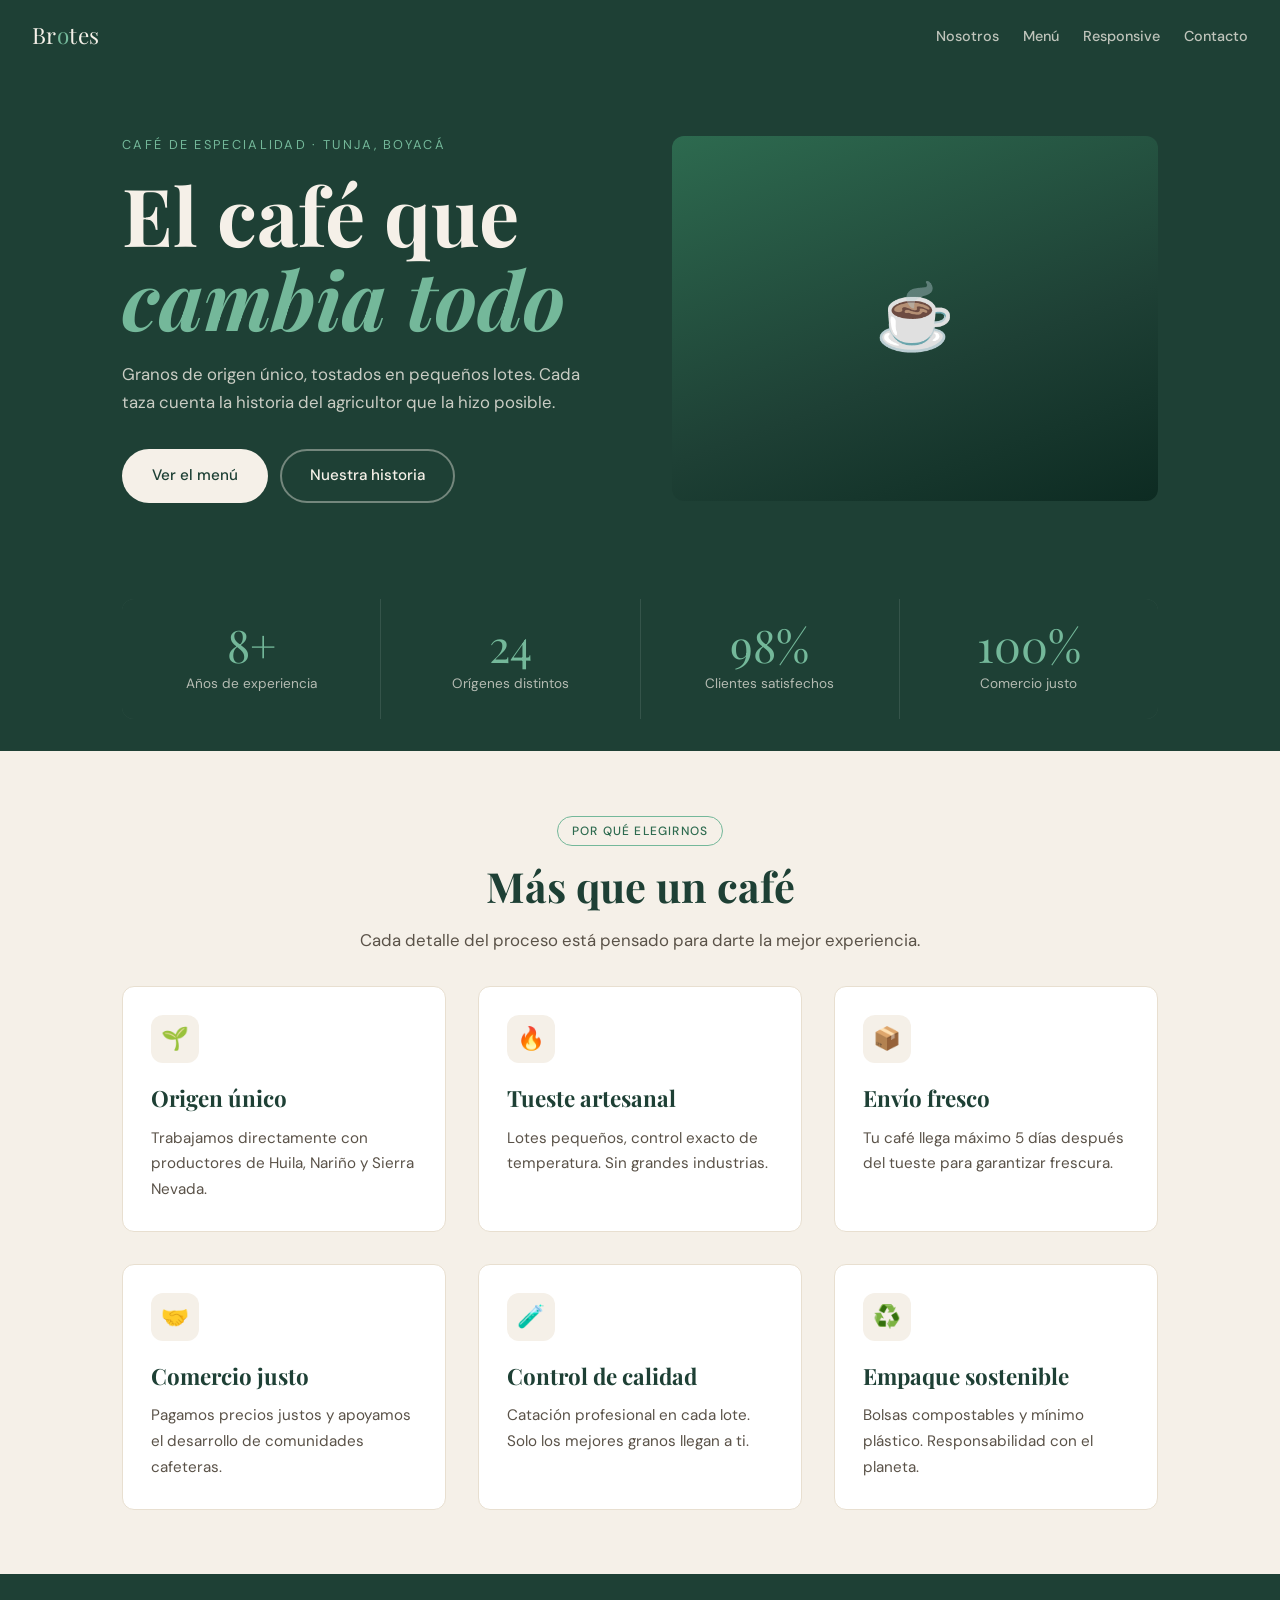
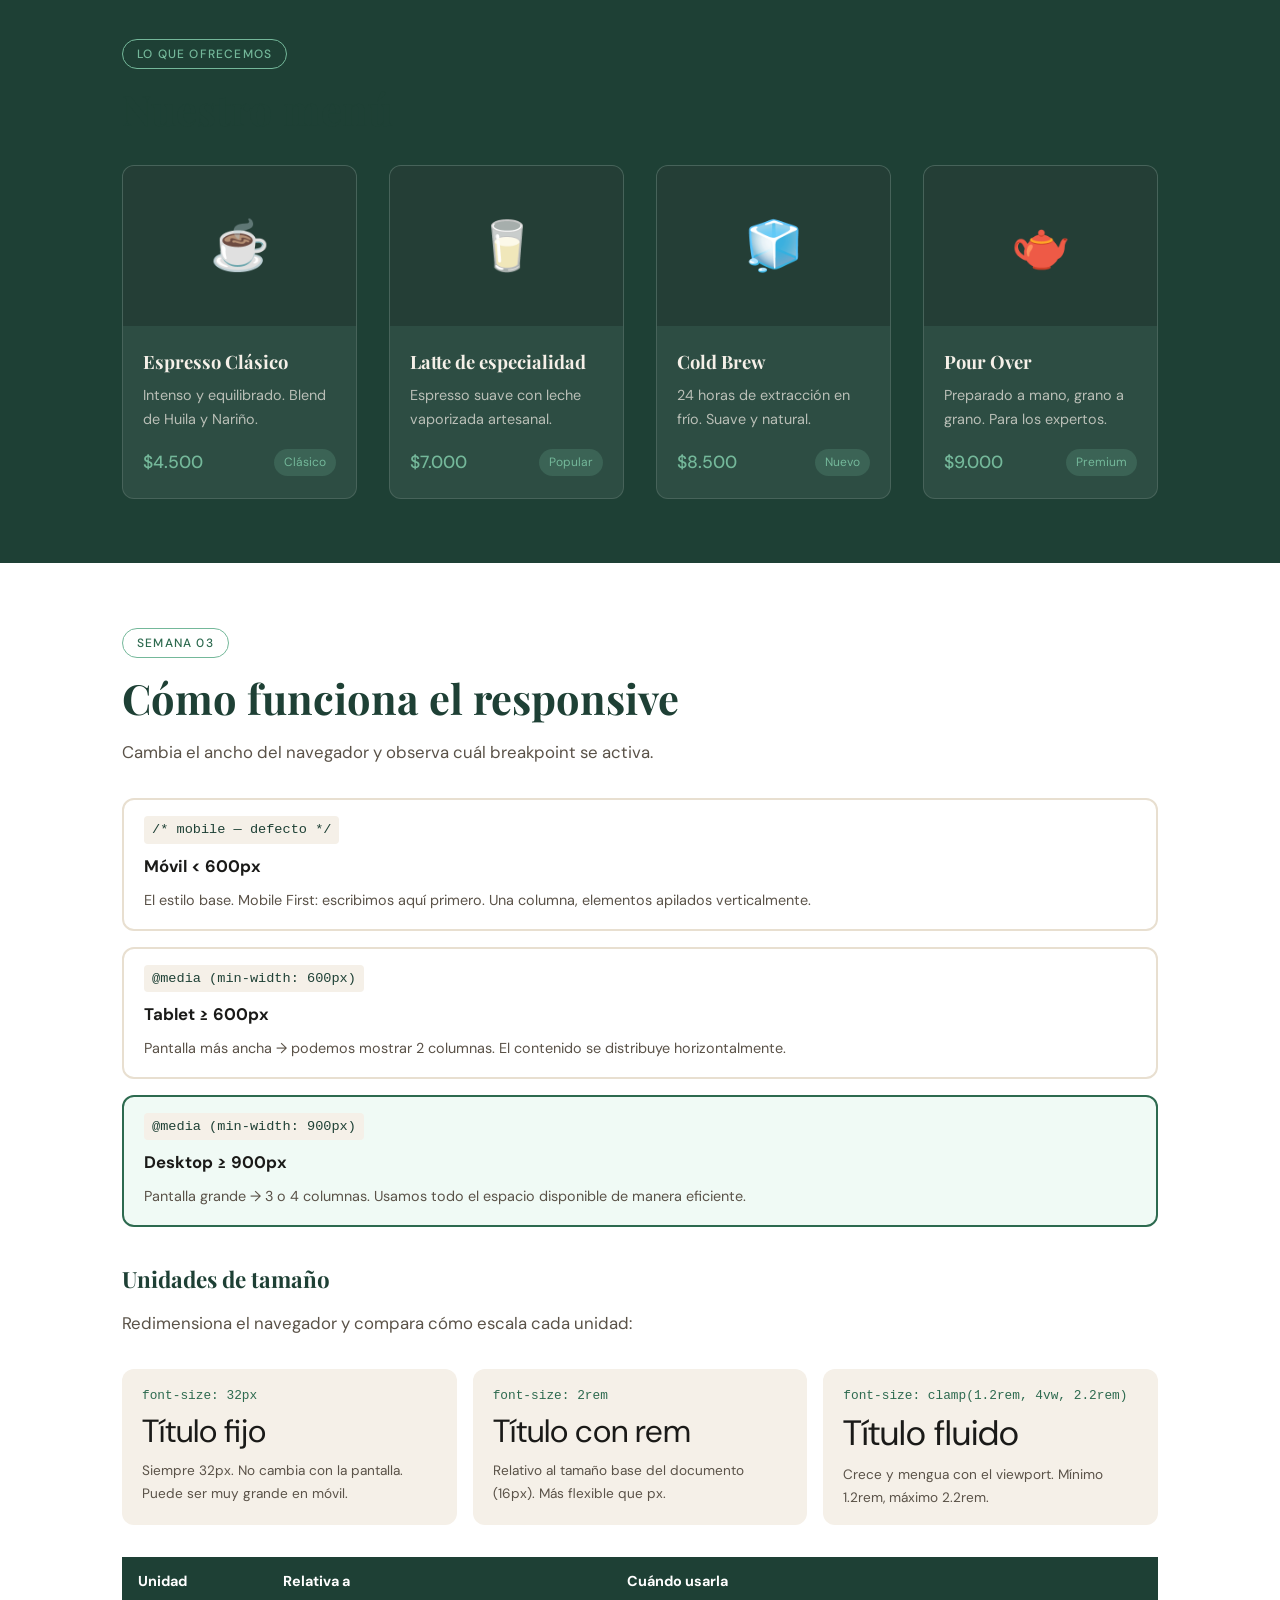
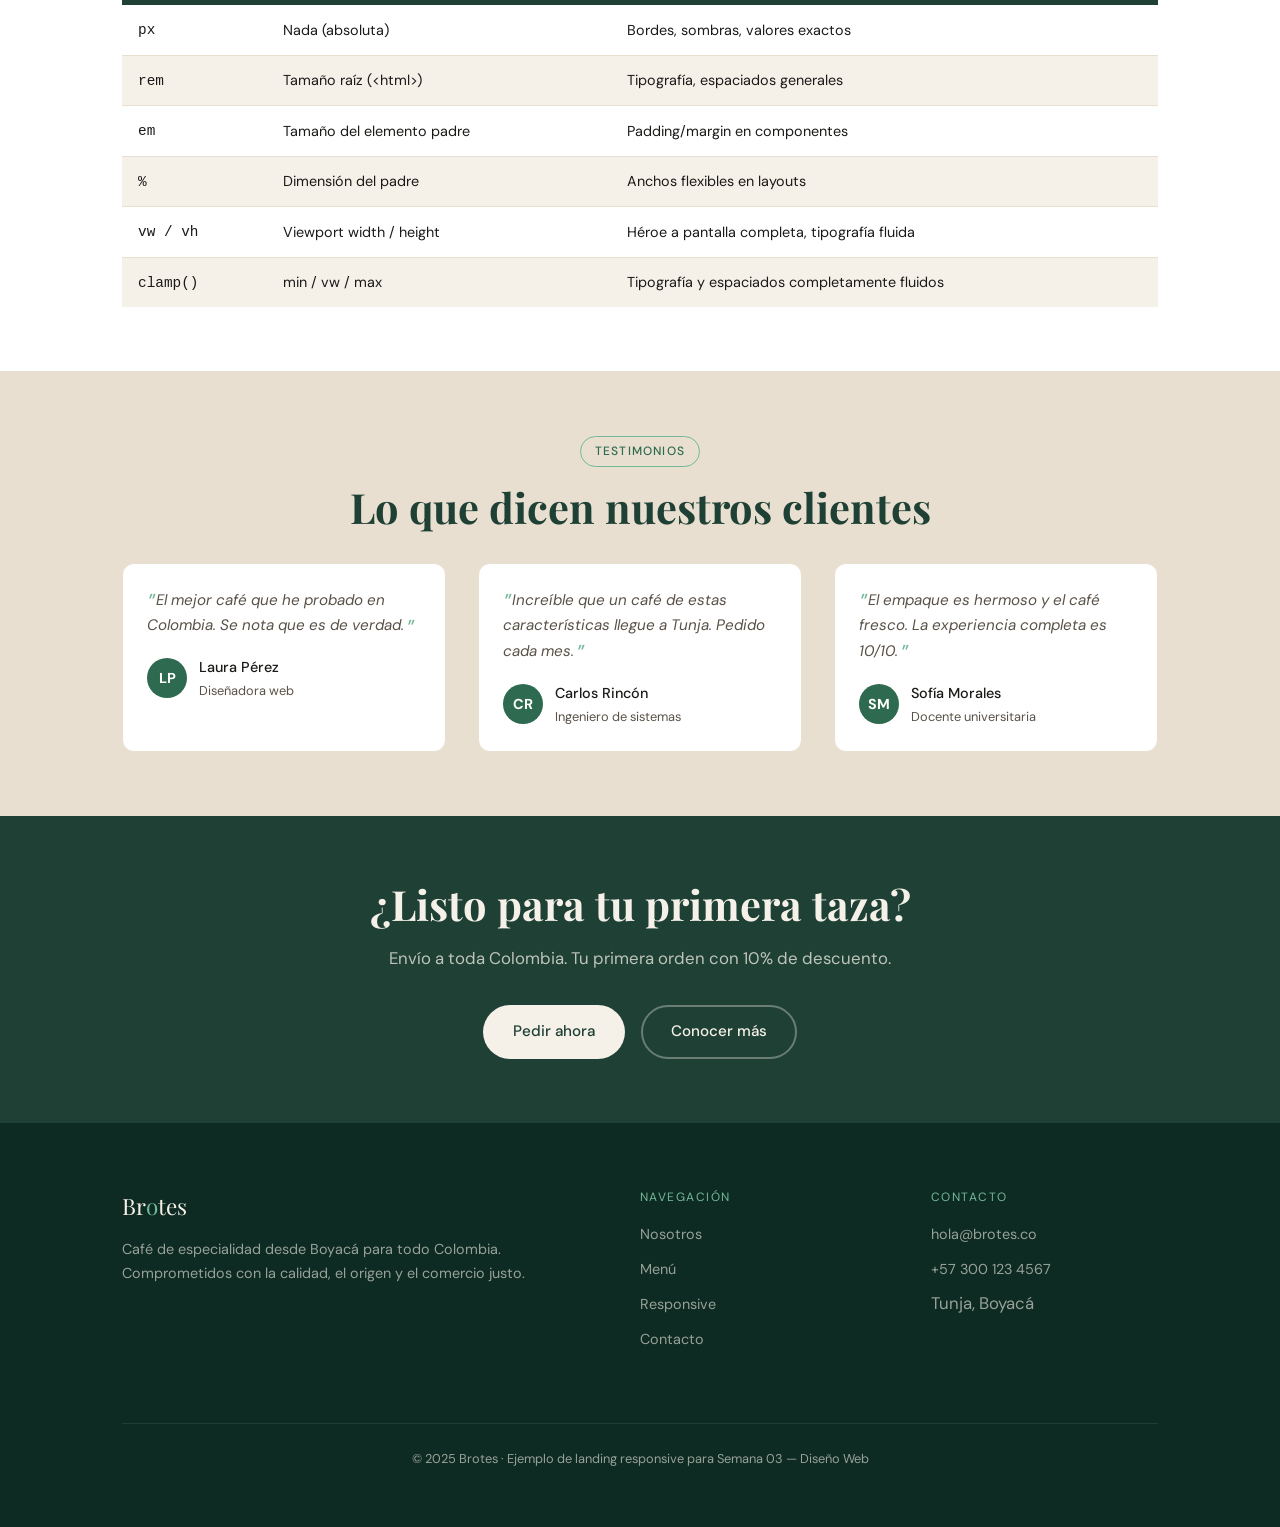
<file: Semana-03-Responsive/ejemplo.html>
<!DOCTYPE html>
<html lang="es">
<head>
  <meta charset="UTF-8">
  <!-- viewport es OBLIGATORIO para que el responsive funcione -->
  <meta name="viewport" content="width=device-width, initial-scale=1.0">
  <title>Brotes · Café de especialidad</title>
  <link rel="preconnect" href="https://fonts.googleapis.com">
  <link rel="preconnect" href="https://fonts.gstatic.com" crossorigin>
  <link href="https://fonts.googleapis.com/css2?family=Playfair+Display:wght@400;700&family=DM+Sans:wght@300;400;500&display=swap" rel="stylesheet">

  <link rel="stylesheet" href="./css/ejemplo.css">
</head>

<body>

  <!-- =====================================================
       NAV
       ===================================================== -->
  <nav class="nav">
    <span class="nav-logo">Br<span>o</span>tes</span>
    <ul class="nav-links">
      <li><a href="#features">Nosotros</a></li>
      <li><a href="#menu">Menú</a></li>
      <li><a href="#demo">Responsive</a></li>
      <li><a href="#cta">Contacto</a></li>
    </ul>
  </nav>


  <!-- =====================================================
       HERO — mobile first: columna → fila en 768px
       ===================================================== -->
  <section class="hero">
    <div class="contenedor">
      <div class="hero-inner">

        <div class="hero-texto">
          <p class="hero-eyebrow">Café de especialidad · Tunja, Boyacá</p>
          <h1 class="hero-titulo">
            El café que<br>
            <em>cambia todo</em>
          </h1>
          <p class="hero-desc">
            Granos de origen único, tostados en pequeños lotes.
            Cada taza cuenta la historia del agricultor que la hizo posible.
          </p>
          <div class="hero-ctas">
            <a href="#menu" class="btn btn-primary">Ver el menú</a>
            <a href="#features" class="btn btn-outline">Nuestra historia</a>
          </div>
        </div>

        <div class="hero-imagen">
          <!-- En un proyecto real: <img src="foto-cafe.jpg" alt="..."> -->
          <div class="hero-imagen-placeholder" role="img" aria-label="Foto de café">
            ☕
          </div>
        </div>

      </div>
    </div>
  </section>


  <!-- =====================================================
       STATS — 1 col → 2 col → 4 col
       ===================================================== -->
  <div class="stats">
    <div class="contenedor">
      <div class="stats-grid">
        <div class="stat-item">
          <div class="stat-numero">8+</div>
          <div class="stat-label">Años de experiencia</div>
        </div>
        <div class="stat-item">
          <div class="stat-numero">24</div>
          <div class="stat-label">Orígenes distintos</div>
        </div>
        <div class="stat-item">
          <div class="stat-numero">98%</div>
          <div class="stat-label">Clientes satisfechos</div>
        </div>
        <div class="stat-item">
          <div class="stat-numero">100%</div>
          <div class="stat-label">Comercio justo</div>
        </div>
      </div>
    </div>
  </div>


  <!-- =====================================================
       FEATURES — 1 col → 2 col → 3 col
       ===================================================== -->
  <section class="seccion" id="features">
    <div class="contenedor">
      <div class="texto-centro">
        <span class="chip">Por qué elegirnos</span>
        <h2 class="titulo-seccion">Más que un café</h2>
        <p class="subtitulo-seccion">
          Cada detalle del proceso está pensado para darte la mejor experiencia.
        </p>
      </div>

      <div class="features-grid">
        <div class="feature-card">
          <div class="feature-icon">🌱</div>
          <h3 class="feature-titulo">Origen único</h3>
          <p class="feature-desc">Trabajamos directamente con productores de Huila, Nariño y Sierra Nevada.</p>
        </div>
        <div class="feature-card">
          <div class="feature-icon">🔥</div>
          <h3 class="feature-titulo">Tueste artesanal</h3>
          <p class="feature-desc">Lotes pequeños, control exacto de temperatura. Sin grandes industrias.</p>
        </div>
        <div class="feature-card">
          <div class="feature-icon">📦</div>
          <h3 class="feature-titulo">Envío fresco</h3>
          <p class="feature-desc">Tu café llega máximo 5 días después del tueste para garantizar frescura.</p>
        </div>
        <div class="feature-card">
          <div class="feature-icon">🤝</div>
          <h3 class="feature-titulo">Comercio justo</h3>
          <p class="feature-desc">Pagamos precios justos y apoyamos el desarrollo de comunidades cafeteras.</p>
        </div>
        <div class="feature-card">
          <div class="feature-icon">🧪</div>
          <h3 class="feature-titulo">Control de calidad</h3>
          <p class="feature-desc">Catación profesional en cada lote. Solo los mejores granos llegan a ti.</p>
        </div>
        <div class="feature-card">
          <div class="feature-icon">♻️</div>
          <h3 class="feature-titulo">Empaque sostenible</h3>
          <p class="feature-desc">Bolsas compostables y mínimo plástico. Responsabilidad con el planeta.</p>
        </div>
      </div>
    </div>
  </section>


  <!-- =====================================================
       MENÚ — 1 col → 2 col → 4 col
       ===================================================== -->
  <section class="seccion menu-seccion" id="menu">
    <div class="contenedor">
      <span class="chip" style="border-color: var(--verde-claro); color: var(--verde-claro);">Lo que ofrecemos</span>
      <h2 class="titulo-seccion">Nuestro menú</h2>

      <div class="menu-grid">

        <article class="menu-card">
          <div class="menu-card-img">☕</div>
          <div class="menu-card-body">
            <h3 class="menu-card-titulo">Espresso Clásico</h3>
            <p class="menu-card-desc">Intenso y equilibrado. Blend de Huila y Nariño.</p>
            <div class="menu-card-pie">
              <span class="precio">$4.500</span>
              <span class="tag">Clásico</span>
            </div>
          </div>
        </article>

        <article class="menu-card">
          <div class="menu-card-img">🥛</div>
          <div class="menu-card-body">
            <h3 class="menu-card-titulo">Latte de especialidad</h3>
            <p class="menu-card-desc">Espresso suave con leche vaporizada artesanal.</p>
            <div class="menu-card-pie">
              <span class="precio">$7.000</span>
              <span class="tag">Popular</span>
            </div>
          </div>
        </article>

        <article class="menu-card">
          <div class="menu-card-img">🧊</div>
          <div class="menu-card-body">
            <h3 class="menu-card-titulo">Cold Brew</h3>
            <p class="menu-card-desc">24 horas de extracción en frío. Suave y natural.</p>
            <div class="menu-card-pie">
              <span class="precio">$8.500</span>
              <span class="tag">Nuevo</span>
            </div>
          </div>
        </article>

        <article class="menu-card">
          <div class="menu-card-img">🫖</div>
          <div class="menu-card-body">
            <h3 class="menu-card-titulo">Pour Over</h3>
            <p class="menu-card-desc">Preparado a mano, grano a grano. Para los expertos.</p>
            <div class="menu-card-pie">
              <span class="precio">$9.000</span>
              <span class="tag">Premium</span>
            </div>
          </div>
        </article>

      </div>
    </div>
  </section>


  <!-- =====================================================
       DEMO RESPONSIVE PARA LA CLASE
       ===================================================== -->
  <section class="seccion demo-seccion" id="demo">
    <div class="contenedor">
      <span class="chip">Semana 03</span>
      <h2 class="titulo-seccion">Cómo funciona el responsive</h2>
      <p class="subtitulo-seccion">
        Cambia el ancho del navegador y observa cuál breakpoint se activa.
      </p>

      <div class="breakpoints-visual">

        <div class="bp-fila bp-mobile">
          <span class="bp-codigo">/* mobile — defecto */</span>
          <strong>Móvil &lt; 600px</strong>
          <p class="bp-desc">El estilo base. Mobile First: escribimos aquí primero.
            Una columna, elementos apilados verticalmente.</p>
        </div>

        <div class="bp-fila bp-tablet">
          <span class="bp-codigo">@media (min-width: 600px)</span>
          <strong>Tablet ≥ 600px</strong>
          <p class="bp-desc">Pantalla más ancha → podemos mostrar 2 columnas.
            El contenido se distribuye horizontalmente.</p>
        </div>

        <div class="bp-fila bp-desktop">
          <span class="bp-codigo">@media (min-width: 900px)</span>
          <strong>Desktop ≥ 900px</strong>
          <p class="bp-desc">Pantalla grande → 3 o 4 columnas.
            Usamos todo el espacio disponible de manera eficiente.</p>
        </div>

      </div>

      <h3 class="titulo-seccion" style="font-size: 1.4rem; margin-top: 2.5rem;">
        Unidades de tamaño
      </h3>
      <p class="subtitulo-seccion">
        Redimensiona el navegador y compara cómo escala cada unidad:
      </p>

      <div class="unidades-grid">
        <div class="unidad-fila">
          <p class="unidad-etiqueta">font-size: 32px</p>
          <p class="px-titulo">Título fijo</p>
          <p style="font-size:0.85rem; color:var(--texto-suave); margin-top:0.5rem;">
            Siempre 32px. No cambia con la pantalla. Puede ser muy grande en móvil.
          </p>
        </div>
        <div class="unidad-fila">
          <p class="unidad-etiqueta">font-size: 2rem</p>
          <p class="rem-titulo">Título con rem</p>
          <p style="font-size:0.85rem; color:var(--texto-suave); margin-top:0.5rem;">
            Relativo al tamaño base del documento (16px). Más flexible que px.
          </p>
        </div>
        <div class="unidad-fila">
          <p class="unidad-etiqueta">font-size: clamp(1.2rem, 4vw, 2.2rem)</p>
          <p class="clamp-titulo">Título fluido</p>
          <p style="font-size:0.85rem; color:var(--texto-suave); margin-top:0.5rem;">
            Crece y mengua con el viewport. Mínimo 1.2rem, máximo 2.2rem.
          </p>
        </div>
      </div>

      <!-- Tabla resumen de unidades -->
      <div style="overflow-x: auto; margin-top: 2rem;">
        <table style="width:100%; border-collapse:collapse; font-size:0.9rem;">
          <thead>
            <tr style="background:var(--verde); color:#fff;">
              <th style="padding:0.75rem 1rem; text-align:left;">Unidad</th>
              <th style="padding:0.75rem 1rem; text-align:left;">Relativa a</th>
              <th style="padding:0.75rem 1rem; text-align:left;">Cuándo usarla</th>
            </tr>
          </thead>
          <tbody>
            <tr style="background:#fff; border-bottom:1px solid var(--crema-osc);">
              <td style="padding:0.75rem 1rem;"><code>px</code></td>
              <td style="padding:0.75rem 1rem;">Nada (absoluta)</td>
              <td style="padding:0.75rem 1rem;">Bordes, sombras, valores exactos</td>
            </tr>
            <tr style="background:var(--crema); border-bottom:1px solid var(--crema-osc);">
              <td style="padding:0.75rem 1rem;"><code>rem</code></td>
              <td style="padding:0.75rem 1rem;">Tamaño raíz (&lt;html&gt;)</td>
              <td style="padding:0.75rem 1rem;">Tipografía, espaciados generales</td>
            </tr>
            <tr style="background:#fff; border-bottom:1px solid var(--crema-osc);">
              <td style="padding:0.75rem 1rem;"><code>em</code></td>
              <td style="padding:0.75rem 1rem;">Tamaño del elemento padre</td>
              <td style="padding:0.75rem 1rem;">Padding/margin en componentes</td>
            </tr>
            <tr style="background:var(--crema); border-bottom:1px solid var(--crema-osc);">
              <td style="padding:0.75rem 1rem;"><code>%</code></td>
              <td style="padding:0.75rem 1rem;">Dimensión del padre</td>
              <td style="padding:0.75rem 1rem;">Anchos flexibles en layouts</td>
            </tr>
            <tr style="background:#fff; border-bottom:1px solid var(--crema-osc);">
              <td style="padding:0.75rem 1rem;"><code>vw / vh</code></td>
              <td style="padding:0.75rem 1rem;">Viewport width / height</td>
              <td style="padding:0.75rem 1rem;">Héroe a pantalla completa, tipografía fluida</td>
            </tr>
            <tr style="background:var(--crema);">
              <td style="padding:0.75rem 1rem;"><code>clamp()</code></td>
              <td style="padding:0.75rem 1rem;">min / vw / max</td>
              <td style="padding:0.75rem 1rem;">Tipografía y espaciados completamente fluidos</td>
            </tr>
          </tbody>
        </table>
      </div>
    </div>
  </section>


  <!-- =====================================================
       TESTIMONIOS — 1 col → 2 col → 3 col
       ===================================================== -->
  <section class="seccion" style="background: var(--crema-osc);">
    <div class="contenedor">
      <div class="texto-centro">
        <span class="chip">Testimonios</span>
        <h2 class="titulo-seccion">Lo que dicen nuestros clientes</h2>
      </div>

      <div class="testimonios-grid">

        <div class="testimonio">
          <p class="testimonio-texto">El mejor café que he probado en Colombia. Se nota que es de verdad.</p>
          <div class="testimonio-autor">
            <div class="avatar">LP</div>
            <div>
              <div class="autor-nombre">Laura Pérez</div>
              <div class="autor-cargo">Diseñadora web</div>
            </div>
          </div>
        </div>

        <div class="testimonio">
          <p class="testimonio-texto">Increíble que un café de estas características llegue a Tunja. Pedido cada mes.</p>
          <div class="testimonio-autor">
            <div class="avatar">CR</div>
            <div>
              <div class="autor-nombre">Carlos Rincón</div>
              <div class="autor-cargo">Ingeniero de sistemas</div>
            </div>
          </div>
        </div>

        <div class="testimonio">
          <p class="testimonio-texto">El empaque es hermoso y el café fresco. La experiencia completa es 10/10.</p>
          <div class="testimonio-autor">
            <div class="avatar">SM</div>
            <div>
              <div class="autor-nombre">Sofía Morales</div>
              <div class="autor-cargo">Docente universitaria</div>
            </div>
          </div>
        </div>

      </div>
    </div>
  </section>


  <!-- =====================================================
       CTA FINAL
       ===================================================== -->
  <section class="seccion cta-seccion" id="cta">
    <div class="contenedor">
      <h2 class="titulo-seccion">¿Listo para tu primera taza?</h2>
      <p class="subtitulo-seccion">
        Envío a toda Colombia. Tu primera orden con 10% de descuento.
      </p>
      <div class="cta-botones">
        <a href="#menu" class="btn btn-crema">Pedir ahora</a>
        <a href="#features" class="btn btn-outline-claro">Conocer más</a>
      </div>
    </div>
  </section>


  <!-- =====================================================
       FOOTER — 1 col → 3 col en 600px
       ===================================================== -->
  <footer class="footer">
    <div class="contenedor">
      <div class="footer-grid">

        <div>
          <div class="footer-marca">Br<span>o</span>tes</div>
          <p class="footer-desc">
            Café de especialidad desde Boyacá para todo Colombia.
            Comprometidos con la calidad, el origen y el comercio justo.
          </p>
        </div>

        <div>
          <p class="footer-titulo">Navegación</p>
          <ul class="footer-links">
            <li><a href="#features">Nosotros</a></li>
            <li><a href="#menu">Menú</a></li>
            <li><a href="#demo">Responsive</a></li>
            <li><a href="#cta">Contacto</a></li>
          </ul>
        </div>

        <div>
          <p class="footer-titulo">Contacto</p>
          <ul class="footer-links">
            <li><a href="mailto:hola@brotes.co">hola@brotes.co</a></li>
            <li><a href="tel:+573001234567">+57 300 123 4567</a></li>
            <li>Tunja, Boyacá</li>
          </ul>
        </div>

      </div>

      <div class="footer-bottom">
        &copy; 2025 Brotes · Ejemplo de landing responsive para Semana 03 — Diseño Web
      </div>
    </div>
  </footer>

</body>
</html>
</file>
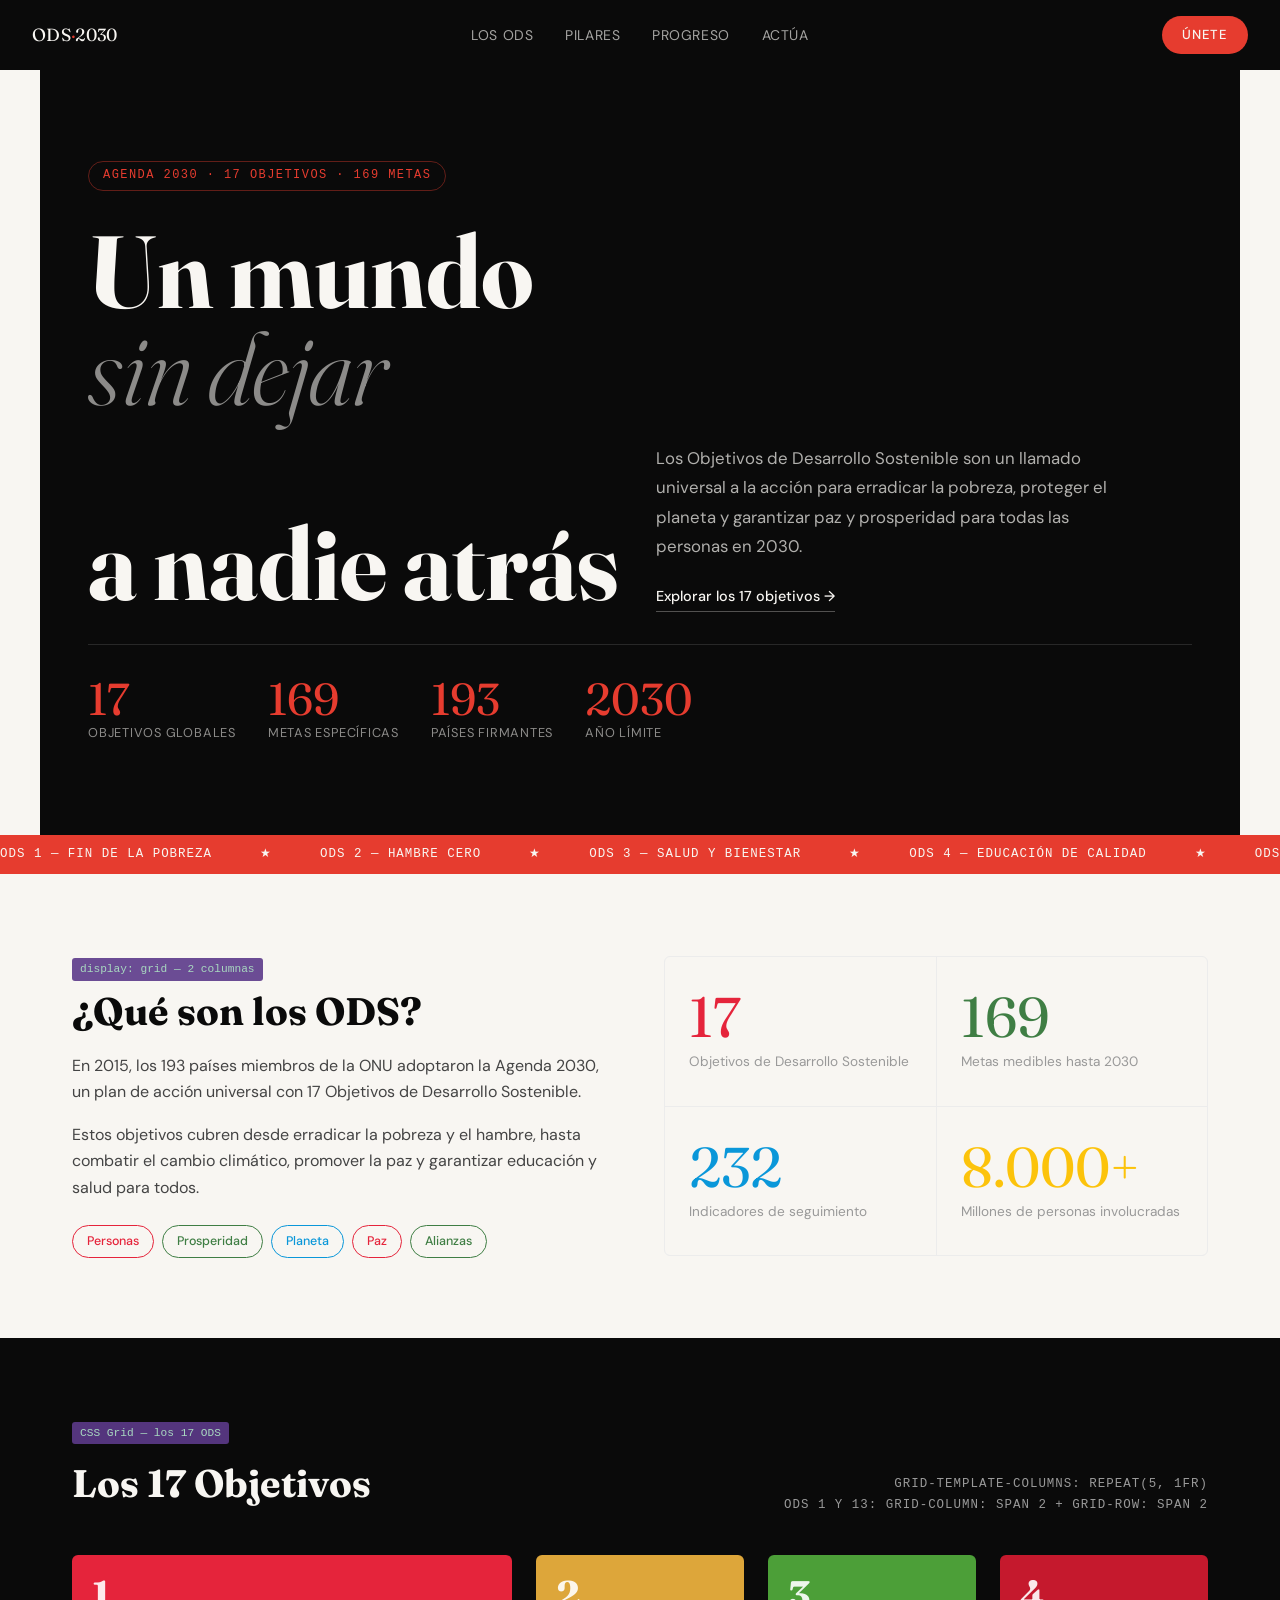
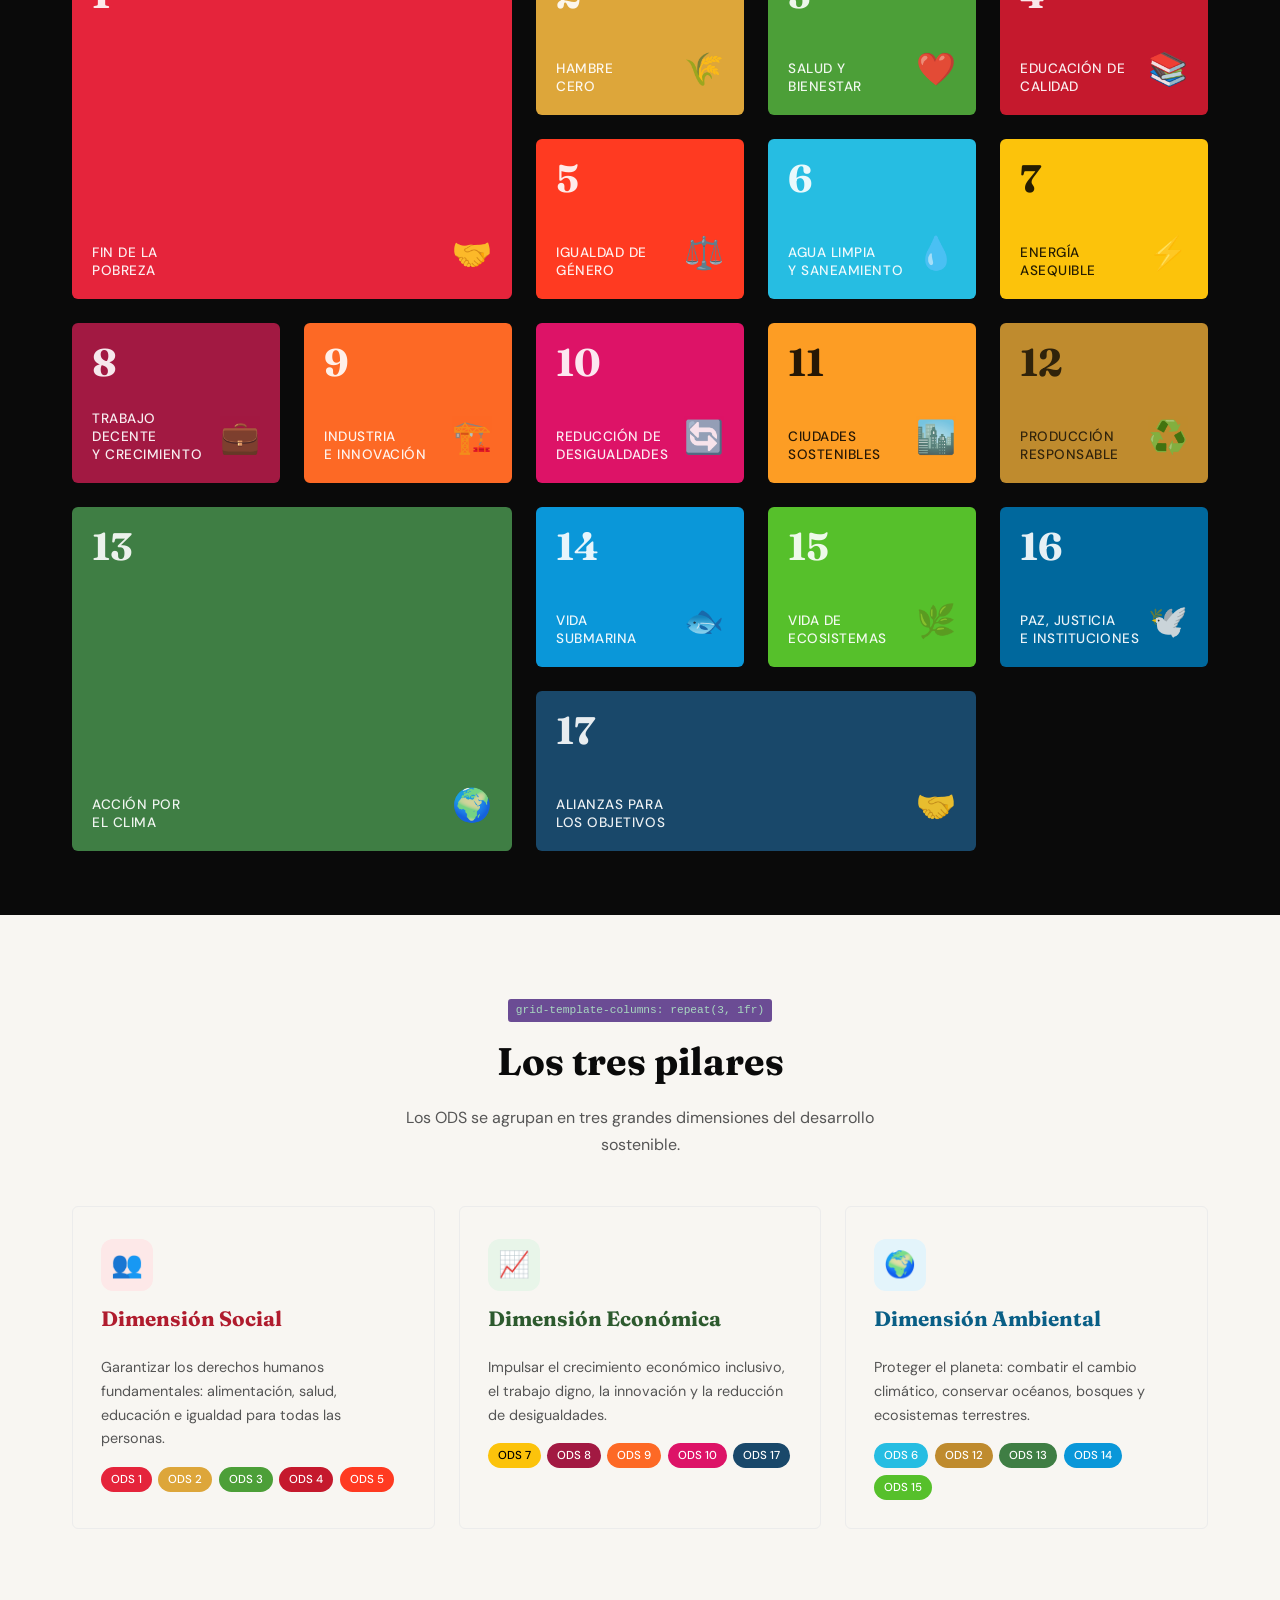
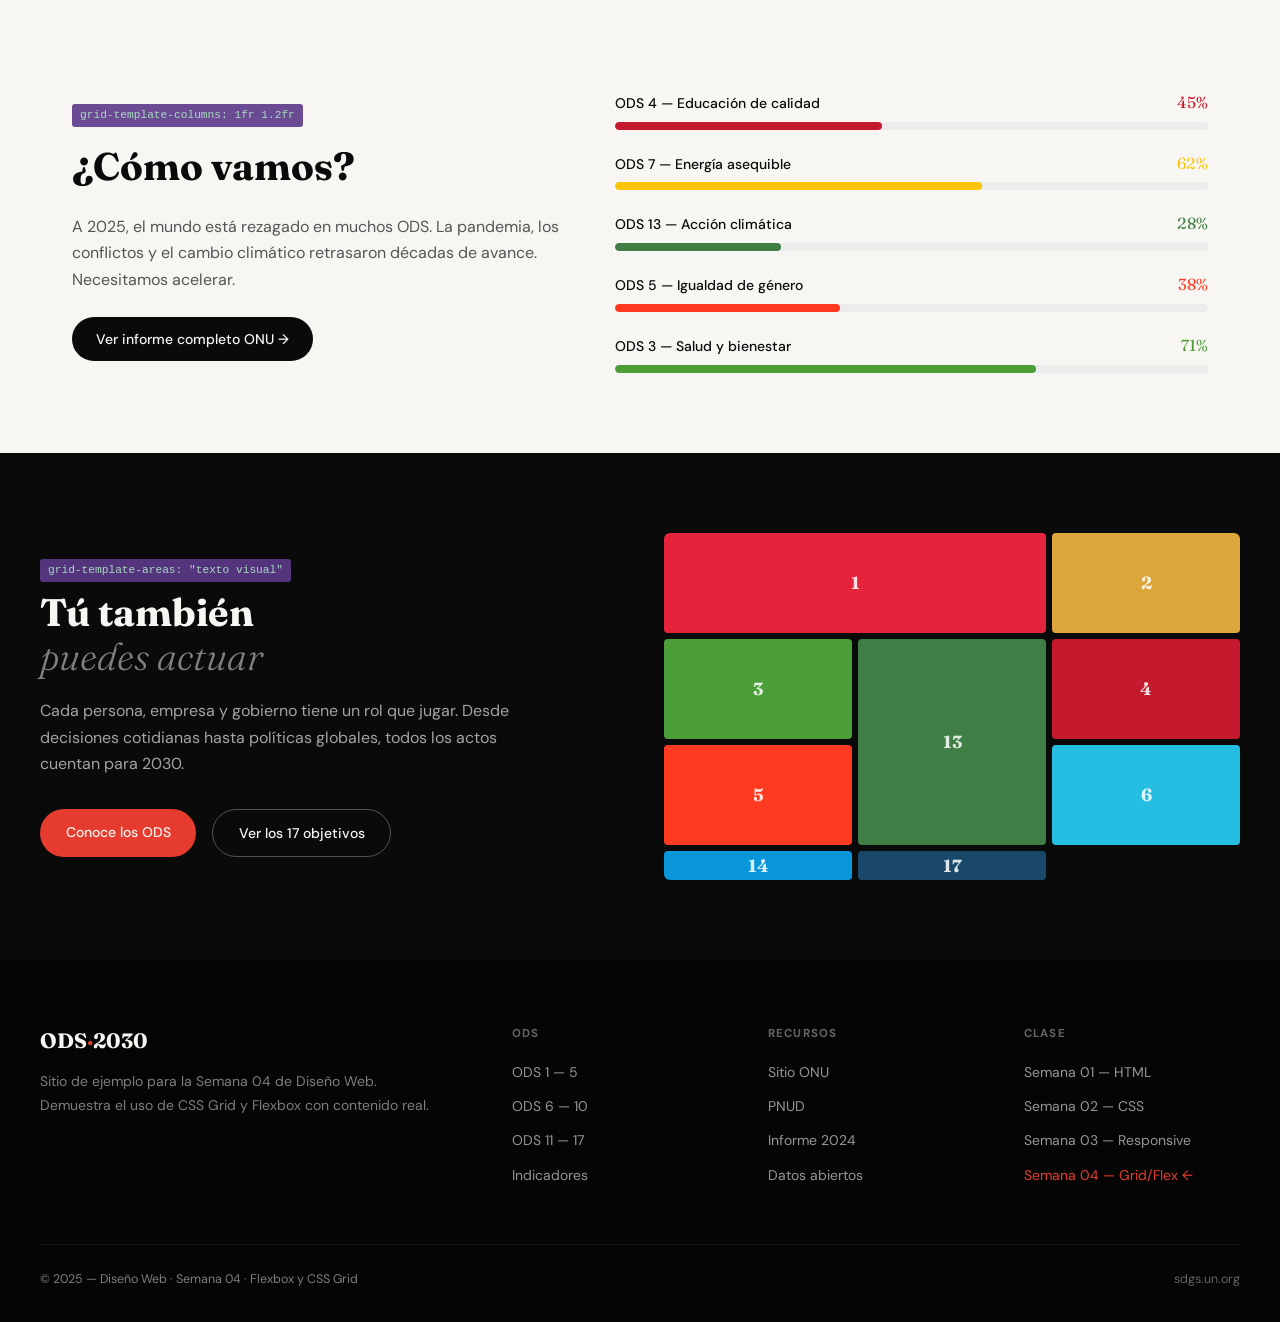
<file: Semana-04-Flexbox-Grid/ejemplo.html>
<!DOCTYPE html>
<html lang="es">
<head>
  <meta charset="UTF-8">
  <meta name="viewport" content="width=device-width, initial-scale=1.0">
  <title>ODS 2030 — Objetivos de Desarrollo Sostenible</title>
  <link rel="preconnect" href="https://fonts.googleapis.com">
  <link rel="preconnect" href="https://fonts.gstatic.com" crossorigin>
  <link href="https://fonts.googleapis.com/css2?family=Fraunces:ital,opsz,wght@0,9..144,300;0,9..144,700;1,9..144,400&family=DM+Sans:wght@300;400;500&display=swap" rel="stylesheet">

  <style>

    /* =====================================================
       VARIABLES CSS
       ===================================================== */
    :root {
      --negro:      #0a0a0a;
      --blanco:     #f8f6f2;
      --gris-suave: #ececec;
      --gris-med:   #999;
      --acento:     #e63c2f;   /* rojo ODS oficial */

      --f-titulo: 'Fraunces', Georgia, serif;
      --f-cuerpo: 'DM Sans', 'Trebuchet MS', sans-serif;
      --f-mono:   'Courier New', monospace;

      --fs-hero: clamp(3rem, 8vw, 6.5rem);
      --fs-h2:   clamp(1.6rem, 3.5vw, 2.4rem);

      --gap: clamp(1rem, 2.5vw, 1.5rem);
      --radio: 6px;
    }

    /* =====================================================
       RESET Y BASE
       ===================================================== */
    *, *::before, *::after { box-sizing: border-box; margin: 0; padding: 0; }
    html { scroll-behavior: smooth; }
    img  { max-width: 100%; display: block; }

    body {
      font-family: var(--f-cuerpo);
      background: var(--blanco);
      color: var(--negro);
      font-size: 16px;
      line-height: 1.65;
    }

    /* =====================================================
       NAVEGACIÓN — FLEXBOX
       Propiedades usadas:
       display: flex
       justify-content: space-between
       align-items: center
       gap
       flex-wrap
       ===================================================== */
    .nav {
      position: sticky;
      top: 0;
      z-index: 200;
      background: var(--negro);

      /* FLEXBOX: contenedor */
      display: flex;
      justify-content: space-between;   /* logo izq ↔ links der */
      align-items: center;              /* centrado vertical */
      flex-wrap: wrap;                  /* en móvil estrecho bajan */
      gap: 0.5rem;

      padding: 1rem 2rem;
    }

    .nav-logo {
      font-family: var(--f-titulo);
      font-size: 1.1rem;
      color: var(--blanco);
      letter-spacing: 0.02em;
    }

    .nav-logo span { color: var(--acento); }

    .nav-links {
      /* FLEXBOX: lista de links también usa flex */
      display: flex;
      gap: 2rem;
      list-style: none;
    }

    .nav-links a {
      color: rgba(248,246,242,0.65);
      text-decoration: none;
      font-size: 0.875rem;
      letter-spacing: 0.04em;
      text-transform: uppercase;
      transition: color 0.2s;
    }

    .nav-links a:hover { color: var(--blanco); }

    .nav-cta {
      background: var(--acento);
      color: var(--blanco);
      padding: 0.5rem 1.25rem;
      border-radius: 999px;
      font-size: 0.82rem;
      font-weight: 500;
      text-decoration: none;
      text-transform: uppercase;
      letter-spacing: 0.06em;
      transition: opacity 0.2s;
    }

    .nav-cta:hover { opacity: 0.85; }

    @media (max-width: 640px) {
      .nav { padding: 0.75rem 1rem; }
      .nav-links { display: none; }   /* se simplifica en móvil */
    }


    /* =====================================================
       HERO — CSS GRID + FLEXBOX
       grid-template-areas: "num titulo" / "num desc"
       Flexbox para el contenido interno
       ===================================================== */
    .hero {
      background: var(--negro);
      color: var(--blanco);
      min-height: 90vh;
      padding: 4rem 2rem 3rem;

      /* GRID: estructura del hero */
      display: grid;
      grid-template-columns: 1fr;          /* mobile: 1 columna */
      grid-template-areas:
        "badge"
        "titulo"
        "desc"
        "stats";
      align-content: center;
      gap: 2rem;
      max-width: 1200px;
      margin: 0 auto;
    }

    @media (min-width: 768px) {
      .hero {
        /* GRID: en desktop 2 columnas */
        grid-template-columns: 1fr 1fr;
        grid-template-areas:
          "badge  badge"
          "titulo desc"
          "stats  stats";
        min-height: 85vh;
        padding: 5rem 3rem;
      }
    }

    .hero-badge {
      grid-area: badge;
      /* FLEXBOX: badge con ícono y texto en fila */
      display: flex;
      align-items: center;
      gap: 0.5rem;
    }

    .hero-badge span {
      font-family: var(--f-mono);
      font-size: 0.75rem;
      text-transform: uppercase;
      letter-spacing: 0.12em;
      color: var(--acento);
      border: 1px solid rgba(230,60,47,0.4);
      padding: 4px 14px;
      border-radius: 999px;
    }

    .hero-titulo {
      grid-area: titulo;
      font-family: var(--f-titulo);
      font-size: var(--fs-hero);
      line-height: 0.95;
      font-weight: 700;
    }

    .hero-titulo em {
      display: block;
      font-style: italic;
      font-weight: 300;
      color: rgba(248,246,242,0.55);
    }

    .hero-desc {
      grid-area: desc;
      /* FLEXBOX: descripción alineada al final en desktop */
      display: flex;
      flex-direction: column;
      justify-content: flex-end;
      gap: 1.5rem;
    }

    .hero-desc p {
      color: rgba(248,246,242,0.7);
      font-size: 1.05rem;
      max-width: 40ch;
      line-height: 1.75;
    }

    .hero-desc a {
      display: inline-flex;
      align-items: center;
      gap: 0.5rem;
      color: var(--blanco);
      text-decoration: none;
      font-size: 0.9rem;
      font-weight: 500;
      border-bottom: 1px solid rgba(248,246,242,0.3);
      padding-bottom: 2px;
      width: fit-content;
      transition: border-color 0.2s;
    }

    .hero-desc a:hover { border-color: var(--blanco); }

    /* Stats en fila — FLEXBOX */
    .hero-stats {
      grid-area: stats;
      display: flex;
      flex-wrap: wrap;
      gap: 2rem;
      border-top: 1px solid rgba(255,255,255,0.12);
      padding-top: 2rem;
    }

    .stat { }
    .stat-num {
      font-family: var(--f-titulo);
      font-size: clamp(2rem, 4vw, 2.8rem);
      color: var(--acento);
      line-height: 1;
    }

    .stat-label {
      font-size: 0.8rem;
      color: rgba(248,246,242,0.55);
      text-transform: uppercase;
      letter-spacing: 0.06em;
    }


    /* =====================================================
       FRANJA TICKER — FLEXBOX
       overflow hidden + flex para efecto continuo visual
       ===================================================== */
    .ticker {
      background: var(--acento);
      padding: 0.6rem 0;
      overflow: hidden;
    }

    .ticker-track {
      /* FLEXBOX: items en fila que no se rompen */
      display: flex;
      align-items: center;
      gap: 3rem;
      white-space: nowrap;
      animation: ticker-scroll 30s linear infinite;
    }

    .ticker-item {
      font-family: var(--f-mono);
      font-size: 0.78rem;
      color: var(--blanco);
      text-transform: uppercase;
      letter-spacing: 0.08em;
      flex-shrink: 0;   /* nunca se encoge: mantiene su ancho */
    }

    @keyframes ticker-scroll {
      from { transform: translateX(0); }
      to   { transform: translateX(-50%); }
    }


    /* =====================================================
       SECCIÓN: SOBRE LOS ODS
       GRID de dos columnas en desktop
       ===================================================== */
    .seccion-sobre {
      max-width: 1200px;
      margin: 0 auto;
      padding: 5rem 2rem;

      /* GRID: texto izquierda, números derecha */
      display: grid;
      grid-template-columns: 1fr;
      gap: 3rem;
    }

    @media (min-width: 768px) {
      .seccion-sobre {
        grid-template-columns: 1fr 1fr;
        align-items: center;
      }
    }

    .sobre-texto h2 {
      font-family: var(--f-titulo);
      font-size: var(--fs-h2);
      line-height: 1.15;
      margin-bottom: 1.25rem;
    }

    .sobre-texto p {
      color: #444;
      max-width: 48ch;
      margin-bottom: 1rem;
    }

    .sobre-chips {
      /* FLEXBOX: chips en fila con wrap */
      display: flex;
      flex-wrap: wrap;
      gap: 0.5rem;
      margin-top: 1.5rem;
    }

    .chip {
      padding: 5px 14px;
      border-radius: 999px;
      font-size: 0.78rem;
      font-weight: 500;
      border: 1.5px solid currentColor;
    }

    /* colores por pilar */
    .chip-social  { color: #e5243b; border-color: #e5243b; }
    .chip-eco     { color: #3f7e44; border-color: #3f7e44; }
    .chip-amb     { color: #0a97d9; border-color: #0a97d9; }

    /* Mini grid de números: 2×2 */
    .sobre-numeros {
      display: grid;
      grid-template-columns: 1fr 1fr;
      gap: 1px;
      background: var(--gris-suave);
      border: 1px solid var(--gris-suave);
      border-radius: var(--radio);
      overflow: hidden;
    }

    .num-celda {
      background: var(--blanco);
      padding: 2rem 1.5rem;
    }

    .num-grande {
      font-family: var(--f-titulo);
      font-size: clamp(2.5rem, 5vw, 3.5rem);
      line-height: 1;
      margin-bottom: 0.4rem;
    }

    .num-desc { font-size: 0.85rem; color: var(--gris-med); }


    /* =====================================================
       GALERÍA ODS — CSS GRID PRINCIPAL
       La estrella de la Semana 04

       MOBILE:  1 columna
       TABLET:  repeat(auto-fill, minmax(180px, 1fr))
       DESKTOP: grid-template-areas con destacados

       Propiedades demostradas:
       ✓ grid-template-columns
       ✓ grid-template-rows
       ✓ grid-template-areas
       ✓ grid-column: span N
       ✓ grid-row: span N
       ✓ auto-fill + minmax
       ✓ gap
       ===================================================== */
    .seccion-ods {
      background: var(--negro);
      padding: 5rem 0 4rem;
    }

    .seccion-ods-inner {
      max-width: 1200px;
      margin: 0 auto;
      padding: 0 2rem;
    }

    .seccion-header {
      /* FLEXBOX: etiqueta y título alineados */
      display: flex;
      justify-content: space-between;
      align-items: flex-end;
      flex-wrap: wrap;
      gap: 1rem;
      margin-bottom: 2.5rem;
    }

    .seccion-header h2 {
      font-family: var(--f-titulo);
      font-size: var(--fs-h2);
      color: var(--blanco);
    }

    .seccion-header p {
      font-family: var(--f-mono);
      font-size: 0.78rem;
      color: var(--gris-med);
      text-transform: uppercase;
      letter-spacing: 0.08em;
      text-align: right;
    }

    /* ---- GRID de ODS: la demostración central ---- */
    .ods-grid {
      display: grid;
      /* MOBILE: 2 columnas pequeñas */
      grid-template-columns: repeat(2, 1fr);
      gap: var(--gap);
    }

    @media (min-width: 600px) {
      .ods-grid {
        /* TABLET: auto-fill responsivo */
        grid-template-columns: repeat(auto-fill, minmax(170px, 1fr));
      }
    }

    @media (min-width: 1024px) {
      .ods-grid {
        /*
          DESKTOP: grid asimétrico con áreas nombradas.
          Los primeros 3 ODS tienen tratamiento especial (más grandes).
          Los 14 restantes llenan el espacio normal.

          grid-template-columns define 5 columnas.
          Los elementos con span ocupan varias.
        */
        grid-template-columns: repeat(5, 1fr);
        grid-auto-rows: 160px;
      }

      /* ODS 1 — grande, ocupa 2 columnas y 2 filas */
      .ods-card[data-ods="1"] {
        grid-column: span 2;
        grid-row: span 2;
      }

      /* ODS 13 — también grande */
      .ods-card[data-ods="13"] {
        grid-column: span 2;
        grid-row: span 2;
      }

      /* ODS 17 — destacado final */
      .ods-card[data-ods="17"] {
        grid-column: span 2;
      }
    }

    /* ---- Cada tarjeta ODS ---- */
    .ods-card {
      border-radius: var(--radio);
      padding: 1.25rem;
      min-height: 120px;
      cursor: pointer;
      position: relative;
      overflow: hidden;

      /* FLEXBOX: contenido interno de la card */
      display: flex;
      flex-direction: column;
      justify-content: space-between;

      transition: transform 0.2s, box-shadow 0.2s;
    }

    .ods-card:hover {
      transform: translateY(-3px);
      box-shadow: 0 12px 32px rgba(0,0,0,0.4);
      z-index: 2;
    }

    /* Número del ODS */
    .ods-num {
      font-family: var(--f-titulo);
      font-size: clamp(1.8rem, 3vw, 2.6rem);
      font-weight: 700;
      line-height: 1;
      color: rgba(255,255,255,0.9);
    }

    /* Nombre del ODS */
    .ods-nombre {
      font-size: clamp(0.72rem, 1.2vw, 0.85rem);
      font-weight: 500;
      color: rgba(255,255,255,0.92);
      line-height: 1.3;
      text-transform: uppercase;
      letter-spacing: 0.04em;
    }

    /* FLEXBOX en el pie de la card */
    .ods-pie {
      display: flex;
      align-items: flex-end;
      justify-content: space-between;
    }

    .ods-icono {
      font-size: clamp(1.4rem, 2.5vw, 2rem);
      opacity: 0.9;
    }

    /* ---- Colores oficiales de los 17 ODS ---- */
    .ods-card[data-ods="1"]  { background: #e5243b; }
    .ods-card[data-ods="2"]  { background: #DDA63A; }
    .ods-card[data-ods="3"]  { background: #4C9F38; }
    .ods-card[data-ods="4"]  { background: #C5192D; }
    .ods-card[data-ods="5"]  { background: #FF3A21; }
    .ods-card[data-ods="6"]  { background: #26BDE2; }
    .ods-card[data-ods="7"]  { background: #FCC30B; }
    .ods-card[data-ods="8"]  { background: #A21942; }
    .ods-card[data-ods="9"]  { background: #FD6925; }
    .ods-card[data-ods="10"] { background: #DD1367; }
    .ods-card[data-ods="11"] { background: #FD9D24; }
    .ods-card[data-ods="12"] { background: #BF8B2E; }
    .ods-card[data-ods="13"] { background: #3F7E44; }
    .ods-card[data-ods="14"] { background: #0A97D9; }
    .ods-card[data-ods="15"] { background: #56C02B; }
    .ods-card[data-ods="16"] { background: #00689D; }
    .ods-card[data-ods="17"] { background: #19486A; }

    /* ODS 7 tiene fondo claro, texto oscuro */
    .ods-card[data-ods="7"] .ods-num,
    .ods-card[data-ods="7"] .ods-nombre  { color: rgba(0,0,0,0.85); }
    .ods-card[data-ods="11"] .ods-num,
    .ods-card[data-ods="11"] .ods-nombre { color: rgba(0,0,0,0.85); }
    .ods-card[data-ods="12"] .ods-num,
    .ods-card[data-ods="12"] .ods-nombre { color: rgba(0,0,0,0.75); }


    /* =====================================================
       PILARES — CSS GRID de 3 columnas con areas
       Demuestra grid-template-areas en sección completa
       ===================================================== */
    .seccion-pilares {
      max-width: 1200px;
      margin: 0 auto;
      padding: 5rem 2rem;
    }

    .pilares-intro {
      text-align: center;
      margin-bottom: 3rem;
    }

    .pilares-intro h2 {
      font-family: var(--f-titulo);
      font-size: var(--fs-h2);
      margin-bottom: 0.75rem;
    }

    .pilares-intro p { color: #555; max-width: 50ch; margin: 0 auto; }

    /* GRID de pilares: 1 col → 3 col */
    .pilares-grid {
      display: grid;
      grid-template-columns: 1fr;
      gap: var(--gap);
    }

    @media (min-width: 700px) {
      .pilares-grid {
        grid-template-columns: repeat(3, 1fr);
      }
    }

    .pilar-card {
      border-radius: var(--radio);
      overflow: hidden;
      border: 1.5px solid var(--gris-suave);

      /* FLEXBOX: layout interno de la card */
      display: flex;
      flex-direction: column;
    }

    .pilar-head {
      padding: 2rem 1.75rem 1.5rem;
      /* FLEXBOX: ícono y título */
      display: flex;
      flex-direction: column;
      gap: 1rem;
    }

    .pilar-icon {
      width: 52px;
      height: 52px;
      border-radius: 12px;
      /* FLEXBOX: centrar el emoji */
      display: flex;
      align-items: center;
      justify-content: center;
      font-size: 1.6rem;
    }

    .pilar-titulo {
      font-family: var(--f-titulo);
      font-size: 1.3rem;
      line-height: 1.2;
    }

    .pilar-cuerpo {
      padding: 0 1.75rem 1.75rem;
      flex: 1;   /* empuja el pie hacia abajo */
    }

    .pilar-cuerpo p {
      font-size: 0.9rem;
      color: #555;
      margin-bottom: 1rem;
    }

    .pilar-ods-list {
      /* FLEXBOX: chips de ODS */
      display: flex;
      flex-wrap: wrap;
      gap: 0.4rem;
    }

    .pilar-ods-chip {
      font-size: 0.72rem;
      font-weight: 500;
      padding: 3px 10px;
      border-radius: 999px;
      color: #fff;
    }

    /* Colores por pilar */
    .pilar-social .pilar-icon { background: #fde8e8; }
    .pilar-social .pilar-titulo { color: #b01c2e; }
    .pilar-social .pilar-ods-chip { background: #e5243b; }

    .pilar-eco .pilar-icon { background: #e8f5e9; }
    .pilar-eco .pilar-titulo { color: #2d5a2e; }
    .pilar-eco .pilar-ods-chip { background: #3f7e44; }

    .pilar-amb .pilar-icon { background: #e3f4fb; }
    .pilar-amb .pilar-titulo { color: #0a5f86; }
    .pilar-amb .pilar-ods-chip { background: #0a97d9; }


    /* =====================================================
       SECCIÓN PROGRESO — GRID de dos columnas
       Left: texto / Right: barras de progreso
       ===================================================== */
    .seccion-progreso {
      background: #f8f6f2;
      padding: 5rem 0;
    }

    .progreso-inner {
      max-width: 1200px;
      margin: 0 auto;
      padding: 0 2rem;

      /* GRID: columnas en desktop */
      display: grid;
      grid-template-columns: 1fr;
      gap: 3rem;
      align-items: center;
    }

    @media (min-width: 768px) {
      .progreso-inner {
        grid-template-columns: 1fr 1.2fr;
      }
    }

    .progreso-texto h2 {
      font-family: var(--f-titulo);
      font-size: var(--fs-h2);
      margin-bottom: 1rem;
    }

    .progreso-texto p { color: #555; margin-bottom: 1.5rem; }

    .progreso-texto a {
      display: inline-block;
      background: var(--negro);
      color: var(--blanco);
      padding: 0.65rem 1.5rem;
      border-radius: 999px;
      text-decoration: none;
      font-size: 0.875rem;
      font-weight: 500;
      transition: opacity 0.2s;
    }

    .progreso-texto a:hover { opacity: 0.8; }

    /* Barras de progreso */
    .barras {
      display: flex;
      flex-direction: column;
      gap: 1.25rem;
    }

    .barra-item { }

    .barra-info {
      /* FLEXBOX: nombre y porcentaje en los extremos */
      display: flex;
      justify-content: space-between;
      align-items: baseline;
      margin-bottom: 0.4rem;
    }

    .barra-nombre { font-size: 0.875rem; font-weight: 500; }
    .barra-pct    { font-family: var(--f-titulo); font-size: 1rem; }

    .barra-track {
      height: 8px;
      background: var(--gris-suave);
      border-radius: 999px;
      overflow: hidden;
    }

    .barra-fill {
      height: 100%;
      border-radius: 999px;
    }


    /* =====================================================
       MAPA / LLAMADA A ACCIÓN — GRID FULL
       grid-template-areas: texto + visual
       ===================================================== */
    .seccion-cta {
      background: var(--negro);
      color: var(--blanco);
      padding: 5rem 2rem;
    }

    .cta-inner {
      max-width: 1200px;
      margin: 0 auto;

      /* GRID: área texto y área visual */
      display: grid;
      grid-template-columns: 1fr;
      grid-template-areas:
        "texto"
        "visual";
      gap: 3rem;
      align-items: center;
    }

    @media (min-width: 768px) {
      .cta-inner {
        grid-template-columns: 1fr 1fr;
        grid-template-areas: "texto visual";
      }
    }

    .cta-texto { grid-area: texto; }

    .cta-texto h2 {
      font-family: var(--f-titulo);
      font-size: var(--fs-h2);
      margin-bottom: 1.25rem;
      line-height: 1.15;
    }

    .cta-texto h2 em {
      font-style: italic;
      font-weight: 300;
      color: rgba(248,246,242,0.5);
    }

    .cta-texto p {
      color: rgba(248,246,242,0.65);
      margin-bottom: 2rem;
      max-width: 44ch;
    }

    .cta-botones {
      /* FLEXBOX: botones en fila */
      display: flex;
      gap: 1rem;
      flex-wrap: wrap;
    }

    .btn {
      display: inline-block;
      padding: 0.7rem 1.6rem;
      border-radius: 999px;
      font-size: 0.875rem;
      font-weight: 500;
      text-decoration: none;
      transition: transform 0.15s, opacity 0.2s;
    }

    .btn:hover { transform: translateY(-2px); }

    .btn-rojo   { background: var(--acento); color: var(--blanco); }
    .btn-borde  { border: 1.5px solid rgba(248,246,242,0.3); color: var(--blanco); }
    .btn-borde:hover { border-color: var(--blanco); }

    /* Visual: mini grid de 3×3 con colores ODS */
    .cta-visual { grid-area: visual; }

    .mini-ods-grid {
      /* GRID: cuadrícula 3×3 de colores */
      display: grid;
      grid-template-columns: repeat(3, 1fr);
      grid-template-rows: repeat(3, 80px);
      gap: 6px;
      border-radius: var(--radio);
      overflow: hidden;
    }

    @media (min-width: 768px) {
      .mini-ods-grid {
        grid-template-rows: repeat(3, 100px);
      }
    }

    .mini-cell {
      border-radius: 4px;
      display: flex;
      align-items: center;
      justify-content: center;
      font-family: var(--f-titulo);
      font-size: 1.1rem;
      font-weight: 700;
      color: rgba(255,255,255,0.85);
      transition: transform 0.2s;
    }

    .mini-cell:hover { transform: scale(1.05); z-index: 1; }

    /* span en el mini grid */
    .mini-cell.ancho { grid-column: span 2; }
    .mini-cell.alto  { grid-row: span 2; }


    /* =====================================================
       FOOTER — GRID + FLEXBOX
       ===================================================== */
    .footer {
      background: #050505;
      color: rgba(248,246,242,0.5);
      padding: 4rem 2rem 2rem;
    }

    .footer-grid {
      max-width: 1200px;
      margin: 0 auto;

      /* GRID: marca + 3 columnas de links */
      display: grid;
      grid-template-columns: 1fr;
      gap: 2.5rem;
      margin-bottom: 3rem;
    }

    @media (min-width: 640px) {
      .footer-grid {
        grid-template-columns: 2fr 1fr 1fr 1fr;
      }
    }

    .footer-marca h3 {
      font-family: var(--f-titulo);
      font-size: 1.3rem;
      color: var(--blanco);
      margin-bottom: 0.75rem;
    }

    .footer-marca h3 span { color: var(--acento); }
    .footer-marca p { font-size: 0.875rem; line-height: 1.7; }

    .footer-col h4 {
      font-size: 0.72rem;
      text-transform: uppercase;
      letter-spacing: 0.1em;
      color: rgba(248,246,242,0.4);
      margin-bottom: 1rem;
    }

    .footer-col ul { list-style: none; }
    .footer-col li { margin-bottom: 0.5rem; }

    .footer-col a {
      color: rgba(248,246,242,0.6);
      text-decoration: none;
      font-size: 0.875rem;
      transition: color 0.2s;
    }

    .footer-col a:hover { color: var(--blanco); }

    .footer-bottom {
      max-width: 1200px;
      margin: 0 auto;
      padding-top: 1.5rem;
      border-top: 1px solid rgba(255,255,255,0.07);

      /* FLEXBOX: copyright ↔ links */
      display: flex;
      justify-content: space-between;
      align-items: center;
      flex-wrap: wrap;
      gap: 0.5rem;
      font-size: 0.78rem;
    }

    .footer-bottom a {
      color: rgba(248,246,242,0.4);
      text-decoration: none;
    }

    /* =====================================================
       ETIQUETAS CSS (didácticas) — se muestran sobre demos
       ===================================================== */
    .label-css {
      display: inline-block;
      font-family: var(--f-mono);
      font-size: 0.7rem;
      background: rgba(0,0,0,0.75);
      color: #a8d8c0;
      padding: 2px 8px;
      border-radius: 3px;
      margin-bottom: 0.5rem;
    }

    .label-css.flex  { background: rgba(45,125,95,0.9); }
    .label-css.grid  { background: rgba(92,58,138,0.9); }

    /* Wrapper de sección con contenedor máximo */
    .wrapper { max-width: 1200px; margin: 0 auto; padding: 0 2rem; }

  </style>
</head>

<body>

  <!-- ==============================================
       NAV — display:flex + justify-content:space-between
       ============================================== -->
  <nav class="nav">
    <!--
      NAV usa FLEXBOX:
      display: flex
      justify-content: space-between  → logo | links | botón
      align-items: center             → centrado vertical
    -->
    <span class="nav-logo">ODS<span>·</span>2030</span>
    <ul class="nav-links">
      <li><a href="#ods">Los ODS</a></li>
      <li><a href="#pilares">Pilares</a></li>
      <li><a href="#progreso">Progreso</a></li>
      <li><a href="#actua">Actúa</a></li>
    </ul>
    <a href="#actua" class="nav-cta">Únete</a>
  </nav>


  <!-- ==============================================
       HERO — CSS GRID con grid-template-areas
       ============================================== -->
  <section class="hero">
    <!--
      HERO usa CSS GRID:
      grid-template-areas: "badge" / "titulo" / "desc" / "stats"
      En desktop: grid-template-columns: 1fr 1fr
      → título izquierda, descripción derecha
    -->
    <div class="hero-badge">
      <span>Agenda 2030 · 17 Objetivos · 169 Metas</span>
    </div>

    <h1 class="hero-titulo">
      Un mundo<br>
      <em>sin dejar</em><br>
      a nadie atrás
    </h1>

    <div class="hero-desc">
      <p>
        Los Objetivos de Desarrollo Sostenible son un llamado universal a la acción
        para erradicar la pobreza, proteger el planeta y garantizar paz y prosperidad
        para todas las personas en 2030.
      </p>
      <a href="#ods">Explorar los 17 objetivos →</a>
    </div>

    <div class="hero-stats">
      <!--
        STATS usa FLEXBOX:
        display: flex + flex-wrap: wrap + gap
      -->
      <div class="stat">
        <div class="stat-num">17</div>
        <div class="stat-label">Objetivos globales</div>
      </div>
      <div class="stat">
        <div class="stat-num">169</div>
        <div class="stat-label">Metas específicas</div>
      </div>
      <div class="stat">
        <div class="stat-num">193</div>
        <div class="stat-label">Países firmantes</div>
      </div>
      <div class="stat">
        <div class="stat-num">2030</div>
        <div class="stat-label">Año límite</div>
      </div>
    </div>
  </section>


  <!-- Ticker animado — FLEXBOX + animation -->
  <div class="ticker">
    <div class="ticker-track">
      <span class="ticker-item">ODS 1 — Fin de la pobreza</span>
      <span class="ticker-item">★</span>
      <span class="ticker-item">ODS 2 — Hambre cero</span>
      <span class="ticker-item">★</span>
      <span class="ticker-item">ODS 3 — Salud y bienestar</span>
      <span class="ticker-item">★</span>
      <span class="ticker-item">ODS 4 — Educación de calidad</span>
      <span class="ticker-item">★</span>
      <span class="ticker-item">ODS 5 — Igualdad de género</span>
      <span class="ticker-item">★</span>
      <span class="ticker-item">ODS 6 — Agua limpia</span>
      <span class="ticker-item">★</span>
      <span class="ticker-item">ODS 7 — Energía asequible</span>
      <span class="ticker-item">★</span>
      <span class="ticker-item">ODS 8 — Trabajo decente</span>
      <span class="ticker-item">★</span>
      <span class="ticker-item">ODS 9 — Industria e innovación</span>
      <span class="ticker-item">★</span>
      <span class="ticker-item">ODS 10 — Reducción de desigualdades</span>
      <span class="ticker-item">★</span>
      <span class="ticker-item">ODS 11 — Ciudades sostenibles</span>
      <span class="ticker-item">★</span>
      <span class="ticker-item">ODS 12 — Producción responsable</span>
      <span class="ticker-item">★</span>
      <span class="ticker-item">ODS 13 — Acción por el clima</span>
      <span class="ticker-item">★</span>
      <span class="ticker-item">ODS 14 — Vida submarina</span>
      <span class="ticker-item">★</span>
      <span class="ticker-item">ODS 15 — Vida de ecosistemas</span>
      <span class="ticker-item">★</span>
      <span class="ticker-item">ODS 16 — Paz y justicia</span>
      <span class="ticker-item">★</span>
      <span class="ticker-item">ODS 17 — Alianzas para los objetivos</span>
      <span class="ticker-item">★</span>
      <!-- Duplicado para el loop continuo -->
      <span class="ticker-item">ODS 1 — Fin de la pobreza</span>
      <span class="ticker-item">★</span>
      <span class="ticker-item">ODS 2 — Hambre cero</span>
      <span class="ticker-item">★</span>
      <span class="ticker-item">ODS 3 — Salud y bienestar</span>
      <span class="ticker-item">★</span>
      <span class="ticker-item">ODS 4 — Educación de calidad</span>
      <span class="ticker-item">★</span>
      <span class="ticker-item">ODS 5 — Igualdad de género</span>
      <span class="ticker-item">★</span>
      <span class="ticker-item">ODS 13 — Acción por el clima</span>
      <span class="ticker-item">★</span>
      <span class="ticker-item">ODS 17 — Alianzas para los objetivos</span>
    </div>
  </div>


  <!-- ==============================================
       SECCIÓN "SOBRE LOS ODS" — GRID 2 columnas
       ============================================== -->
  <section class="seccion-sobre" id="intro">
    <!--
      GRID:
      grid-template-columns: 1fr 1fr (en desktop)
      align-items: center
    -->
    <div class="sobre-texto">
      <span class="label-css grid">display: grid — 2 columnas</span>
      <h2>¿Qué son los ODS?</h2>
      <p>
        En 2015, los 193 países miembros de la ONU adoptaron la Agenda 2030,
        un plan de acción universal con 17 Objetivos de Desarrollo Sostenible.
      </p>
      <p>
        Estos objetivos cubren desde erradicar la pobreza y el hambre,
        hasta combatir el cambio climático, promover la paz y garantizar
        educación y salud para todos.
      </p>
      <div class="sobre-chips">
        <span class="chip chip-social">Personas</span>
        <span class="chip chip-eco">Prosperidad</span>
        <span class="chip chip-amb">Planeta</span>
        <span class="chip chip-social">Paz</span>
        <span class="chip chip-eco">Alianzas</span>
      </div>
    </div>

    <div class="sobre-numeros">
      <!--
        GRID interno: 2×2 con 1px de separación visible
        grid-template-columns: 1fr 1fr
        background: gris (el "gap" se convierte en separador)
      -->
      <div class="num-celda">
        <div class="num-grande" style="color:#e5243b;">17</div>
        <div class="num-desc">Objetivos de Desarrollo Sostenible</div>
      </div>
      <div class="num-celda">
        <div class="num-grande" style="color:#3f7e44;">169</div>
        <div class="num-desc">Metas medibles hasta 2030</div>
      </div>
      <div class="num-celda">
        <div class="num-grande" style="color:#0a97d9;">232</div>
        <div class="num-desc">Indicadores de seguimiento</div>
      </div>
      <div class="num-celda">
        <div class="num-grande" style="color:#FCC30B;">8.000+</div>
        <div class="num-desc">Millones de personas involucradas</div>
      </div>
    </div>
  </section>


  <!-- ==============================================
       GALERÍA ODS — CSS GRID COMPLETO
       La sección estrella de la semana
       ============================================== -->
  <section class="seccion-ods" id="ods">
    <div class="seccion-ods-inner">

      <div class="seccion-header">
        <!--
          FLEXBOX:
          justify-content: space-between → título izq, nota der
        -->
        <div>
          <span class="label-css grid">CSS Grid — los 17 ODS</span>
          <h2 style="color:var(--blanco);">Los 17 Objetivos</h2>
        </div>
        <p>
          grid-template-columns: repeat(5, 1fr)<br>
          ODS 1 y 13: grid-column: span 2 + grid-row: span 2
        </p>
      </div>

      <!--
        GRID PRINCIPAL:
        Mobile:  repeat(2, 1fr)
        Tablet:  repeat(auto-fill, minmax(170px, 1fr))
        Desktop: repeat(5, 1fr) con spans en ODS 1, 13 y 17
      -->
      <div class="ods-grid">

        <div class="ods-card" data-ods="1">
          <div class="ods-num">1</div>
          <div class="ods-pie">
            <div class="ods-nombre">Fin de la<br>Pobreza</div>
            <div class="ods-icono">🤝</div>
          </div>
        </div>

        <div class="ods-card" data-ods="2">
          <div class="ods-num">2</div>
          <div class="ods-pie">
            <div class="ods-nombre">Hambre<br>Cero</div>
            <div class="ods-icono">🌾</div>
          </div>
        </div>

        <div class="ods-card" data-ods="3">
          <div class="ods-num">3</div>
          <div class="ods-pie">
            <div class="ods-nombre">Salud y<br>Bienestar</div>
            <div class="ods-icono">❤️</div>
          </div>
        </div>

        <div class="ods-card" data-ods="4">
          <div class="ods-num">4</div>
          <div class="ods-pie">
            <div class="ods-nombre">Educación de<br>Calidad</div>
            <div class="ods-icono">📚</div>
          </div>
        </div>

        <div class="ods-card" data-ods="5">
          <div class="ods-num">5</div>
          <div class="ods-pie">
            <div class="ods-nombre">Igualdad de<br>Género</div>
            <div class="ods-icono">⚖️</div>
          </div>
        </div>

        <div class="ods-card" data-ods="6">
          <div class="ods-num">6</div>
          <div class="ods-pie">
            <div class="ods-nombre">Agua Limpia<br>y Saneamiento</div>
            <div class="ods-icono">💧</div>
          </div>
        </div>

        <div class="ods-card" data-ods="7">
          <div class="ods-num">7</div>
          <div class="ods-pie">
            <div class="ods-nombre">Energía<br>Asequible</div>
            <div class="ods-icono">⚡</div>
          </div>
        </div>

        <div class="ods-card" data-ods="8">
          <div class="ods-num">8</div>
          <div class="ods-pie">
            <div class="ods-nombre">Trabajo Decente<br>y Crecimiento</div>
            <div class="ods-icono">💼</div>
          </div>
        </div>

        <div class="ods-card" data-ods="9">
          <div class="ods-num">9</div>
          <div class="ods-pie">
            <div class="ods-nombre">Industria<br>e Innovación</div>
            <div class="ods-icono">🏗️</div>
          </div>
        </div>

        <div class="ods-card" data-ods="10">
          <div class="ods-num">10</div>
          <div class="ods-pie">
            <div class="ods-nombre">Reducción de<br>Desigualdades</div>
            <div class="ods-icono">🔄</div>
          </div>
        </div>

        <div class="ods-card" data-ods="11">
          <div class="ods-num">11</div>
          <div class="ods-pie">
            <div class="ods-nombre">Ciudades<br>Sostenibles</div>
            <div class="ods-icono">🏙️</div>
          </div>
        </div>

        <div class="ods-card" data-ods="12">
          <div class="ods-num">12</div>
          <div class="ods-pie">
            <div class="ods-nombre">Producción<br>Responsable</div>
            <div class="ods-icono">♻️</div>
          </div>
        </div>

        <div class="ods-card" data-ods="13">
          <div class="ods-num">13</div>
          <div class="ods-pie">
            <div class="ods-nombre">Acción por<br>el Clima</div>
            <div class="ods-icono">🌍</div>
          </div>
        </div>

        <div class="ods-card" data-ods="14">
          <div class="ods-num">14</div>
          <div class="ods-pie">
            <div class="ods-nombre">Vida<br>Submarina</div>
            <div class="ods-icono">🐟</div>
          </div>
        </div>

        <div class="ods-card" data-ods="15">
          <div class="ods-num">15</div>
          <div class="ods-pie">
            <div class="ods-nombre">Vida de<br>Ecosistemas</div>
            <div class="ods-icono">🌿</div>
          </div>
        </div>

        <div class="ods-card" data-ods="16">
          <div class="ods-num">16</div>
          <div class="ods-pie">
            <div class="ods-nombre">Paz, Justicia<br>e Instituciones</div>
            <div class="ods-icono">🕊️</div>
          </div>
        </div>

        <div class="ods-card" data-ods="17">
          <div class="ods-num">17</div>
          <div class="ods-pie">
            <div class="ods-nombre">Alianzas para<br>los Objetivos</div>
            <div class="ods-icono">🤝</div>
          </div>
        </div>

      </div>
    </div>
  </section>


  <!-- ==============================================
       PILARES — GRID 3 columnas + FLEXBOX interno
       ============================================== -->
  <section class="seccion-pilares" id="pilares">
    <div class="pilares-intro">
      <span class="label-css grid">grid-template-columns: repeat(3, 1fr)</span>
      <h2>Los tres pilares</h2>
      <p>Los ODS se agrupan en tres grandes dimensiones del desarrollo sostenible.</p>
    </div>

    <div class="pilares-grid">
      <!--
        GRID: 3 columnas en desktop
        Cada card usa FLEXBOX internamente:
        flex-direction: column + flex: 1 para empujar el pie abajo
      -->

      <div class="pilar-card pilar-social">
        <div class="pilar-head">
          <div class="pilar-icon">👥</div>
          <h3 class="pilar-titulo">Dimensión Social</h3>
        </div>
        <div class="pilar-cuerpo">
          <p>Garantizar los derechos humanos fundamentales: alimentación, salud, educación e igualdad para todas las personas.</p>
          <div class="pilar-ods-list">
            <span class="pilar-ods-chip" style="background:#e5243b;">ODS 1</span>
            <span class="pilar-ods-chip" style="background:#DDA63A;">ODS 2</span>
            <span class="pilar-ods-chip" style="background:#4C9F38;">ODS 3</span>
            <span class="pilar-ods-chip" style="background:#C5192D;">ODS 4</span>
            <span class="pilar-ods-chip" style="background:#FF3A21;">ODS 5</span>
          </div>
        </div>
      </div>

      <div class="pilar-card pilar-eco">
        <div class="pilar-head">
          <div class="pilar-icon">📈</div>
          <h3 class="pilar-titulo">Dimensión Económica</h3>
        </div>
        <div class="pilar-cuerpo">
          <p>Impulsar el crecimiento económico inclusivo, el trabajo digno, la innovación y la reducción de desigualdades.</p>
          <div class="pilar-ods-list">
            <span class="pilar-ods-chip" style="background:#FCC30B; color:#000;">ODS 7</span>
            <span class="pilar-ods-chip" style="background:#A21942;">ODS 8</span>
            <span class="pilar-ods-chip" style="background:#FD6925;">ODS 9</span>
            <span class="pilar-ods-chip" style="background:#DD1367;">ODS 10</span>
            <span class="pilar-ods-chip" style="background:#19486A;">ODS 17</span>
          </div>
        </div>
      </div>

      <div class="pilar-card pilar-amb">
        <div class="pilar-head">
          <div class="pilar-icon">🌍</div>
          <h3 class="pilar-titulo">Dimensión Ambiental</h3>
        </div>
        <div class="pilar-cuerpo">
          <p>Proteger el planeta: combatir el cambio climático, conservar océanos, bosques y ecosistemas terrestres.</p>
          <div class="pilar-ods-list">
            <span class="pilar-ods-chip" style="background:#26BDE2;">ODS 6</span>
            <span class="pilar-ods-chip" style="background:#BF8B2E;">ODS 12</span>
            <span class="pilar-ods-chip" style="background:#3F7E44;">ODS 13</span>
            <span class="pilar-ods-chip" style="background:#0A97D9;">ODS 14</span>
            <span class="pilar-ods-chip" style="background:#56C02B;">ODS 15</span>
          </div>
        </div>
      </div>
    </div>
  </section>


  <!-- ==============================================
       PROGRESO — GRID 2 columnas
       ============================================== -->
  <section class="seccion-progreso" id="progreso">
    <div class="progreso-inner">
      <!--
        GRID: texto izquierda | barras derecha
        grid-template-columns: 1fr 1.2fr
      -->

      <div class="progreso-texto">
        <span class="label-css grid">grid-template-columns: 1fr 1.2fr</span>
        <h2>¿Cómo vamos?</h2>
        <p>
          A 2025, el mundo está rezagado en muchos ODS.
          La pandemia, los conflictos y el cambio climático
          retrasaron décadas de avance. Necesitamos acelerar.
        </p>
        <a href="https://sdgs.un.org/goals" target="_blank" rel="noopener noreferrer">
          Ver informe completo ONU →
        </a>
      </div>

      <div class="barras">
        <!--
          Cada barra usa FLEXBOX para alinear nombre y porcentaje
          justify-content: space-between
        -->
        <div class="barra-item">
          <div class="barra-info">
            <span class="barra-nombre">ODS 4 — Educación de calidad</span>
            <span class="barra-pct" style="color:#C5192D;">45%</span>
          </div>
          <div class="barra-track">
            <div class="barra-fill" style="width:45%; background:#C5192D;"></div>
          </div>
        </div>

        <div class="barra-item">
          <div class="barra-info">
            <span class="barra-nombre">ODS 7 — Energía asequible</span>
            <span class="barra-pct" style="color:#FCC30B;">62%</span>
          </div>
          <div class="barra-track">
            <div class="barra-fill" style="width:62%; background:#FCC30B;"></div>
          </div>
        </div>

        <div class="barra-item">
          <div class="barra-info">
            <span class="barra-nombre">ODS 13 — Acción climática</span>
            <span class="barra-pct" style="color:#3F7E44;">28%</span>
          </div>
          <div class="barra-track">
            <div class="barra-fill" style="width:28%; background:#3F7E44;"></div>
          </div>
        </div>

        <div class="barra-item">
          <div class="barra-info">
            <span class="barra-nombre">ODS 5 — Igualdad de género</span>
            <span class="barra-pct" style="color:#FF3A21;">38%</span>
          </div>
          <div class="barra-track">
            <div class="barra-fill" style="width:38%; background:#FF3A21;"></div>
          </div>
        </div>

        <div class="barra-item">
          <div class="barra-info">
            <span class="barra-nombre">ODS 3 — Salud y bienestar</span>
            <span class="barra-pct" style="color:#4C9F38;">71%</span>
          </div>
          <div class="barra-track">
            <div class="barra-fill" style="width:71%; background:#4C9F38;"></div>
          </div>
        </div>
      </div>
    </div>
  </section>


  <!-- ==============================================
       CTA FINAL — GRID con grid-template-areas
       ============================================== -->
  <section class="seccion-cta" id="actua">
    <div class="cta-inner">
      <!--
        GRID:
        grid-template-areas: "texto visual"
        En mobile: columna única con "texto" arriba
      -->

      <div class="cta-texto">
        <span class="label-css grid">grid-template-areas: "texto visual"</span>
        <h2>
          Tú también<br>
          <em>puedes actuar</em>
        </h2>
        <p>
          Cada persona, empresa y gobierno tiene un rol que jugar.
          Desde decisiones cotidianas hasta políticas globales,
          todos los actos cuentan para 2030.
        </p>
        <div class="cta-botones">
          <!--
            FLEXBOX: botones en fila
            display: flex + gap + flex-wrap
          -->
          <a href="https://sdgs.un.org/goals" target="_blank" rel="noopener noreferrer" class="btn btn-rojo">
            Conoce los ODS
          </a>
          <a href="#ods" class="btn btn-borde">
            Ver los 17 objetivos
          </a>
        </div>
      </div>

      <div class="cta-visual">
        <!--
          Mini GRID de 3×3 con colores ODS
          Algunos elementos con grid-column: span 2
        -->
        <div class="mini-ods-grid">
          <div class="mini-cell ancho" style="background:#e5243b;">1</div>
          <div class="mini-cell" style="background:#DDA63A;">2</div>
          <div class="mini-cell" style="background:#4C9F38;">3</div>
          <div class="mini-cell alto" style="background:#3F7E44;">13</div>
          <div class="mini-cell" style="background:#C5192D;">4</div>
          <div class="mini-cell" style="background:#FF3A21;">5</div>
          <div class="mini-cell" style="background:#26BDE2;">6</div>
          <div class="mini-cell" style="background:#0A97D9;">14</div>
          <div class="mini-cell" style="background:#19486A;">17</div>
        </div>
      </div>
    </div>
  </section>


  <!-- ==============================================
       FOOTER — GRID 4 columnas + FLEXBOX
       ============================================== -->
  <footer class="footer">
    <div class="footer-grid">
      <!--
        GRID: grid-template-columns: 2fr 1fr 1fr 1fr
        En mobile: 1fr (columna única)
      -->

      <div class="footer-marca">
        <h3>ODS<span>·</span>2030</h3>
        <p>
          Sitio de ejemplo para la Semana 04 de Diseño Web.<br>
          Demuestra el uso de CSS Grid y Flexbox con contenido real.
        </p>
      </div>

      <div class="footer-col">
        <h4>ODS</h4>
        <ul>
          <li><a href="#">ODS 1 — 5</a></li>
          <li><a href="#">ODS 6 — 10</a></li>
          <li><a href="#">ODS 11 — 17</a></li>
          <li><a href="#">Indicadores</a></li>
        </ul>
      </div>

      <div class="footer-col">
        <h4>Recursos</h4>
        <ul>
          <li><a href="https://sdgs.un.org" target="_blank" rel="noopener noreferrer">Sitio ONU</a></li>
          <li><a href="https://www.undp.org/es" target="_blank" rel="noopener noreferrer">PNUD</a></li>
          <li><a href="#">Informe 2024</a></li>
          <li><a href="#">Datos abiertos</a></li>
        </ul>
      </div>

      <div class="footer-col">
        <h4>Clase</h4>
        <ul>
          <li><a href="#">Semana 01 — HTML</a></li>
          <li><a href="#">Semana 02 — CSS</a></li>
          <li><a href="#">Semana 03 — Responsive</a></li>
          <li><a href="#" style="color:var(--acento);">Semana 04 — Grid/Flex ←</a></li>
        </ul>
      </div>
    </div>

    <div class="footer-bottom">
      <span>&copy; 2025 — Diseño Web · Semana 04 · Flexbox y CSS Grid</span>
      <a href="https://sdgs.un.org/goals" target="_blank" rel="noopener noreferrer">sdgs.un.org</a>
    </div>
  </footer>

</body>
</html>
</file>
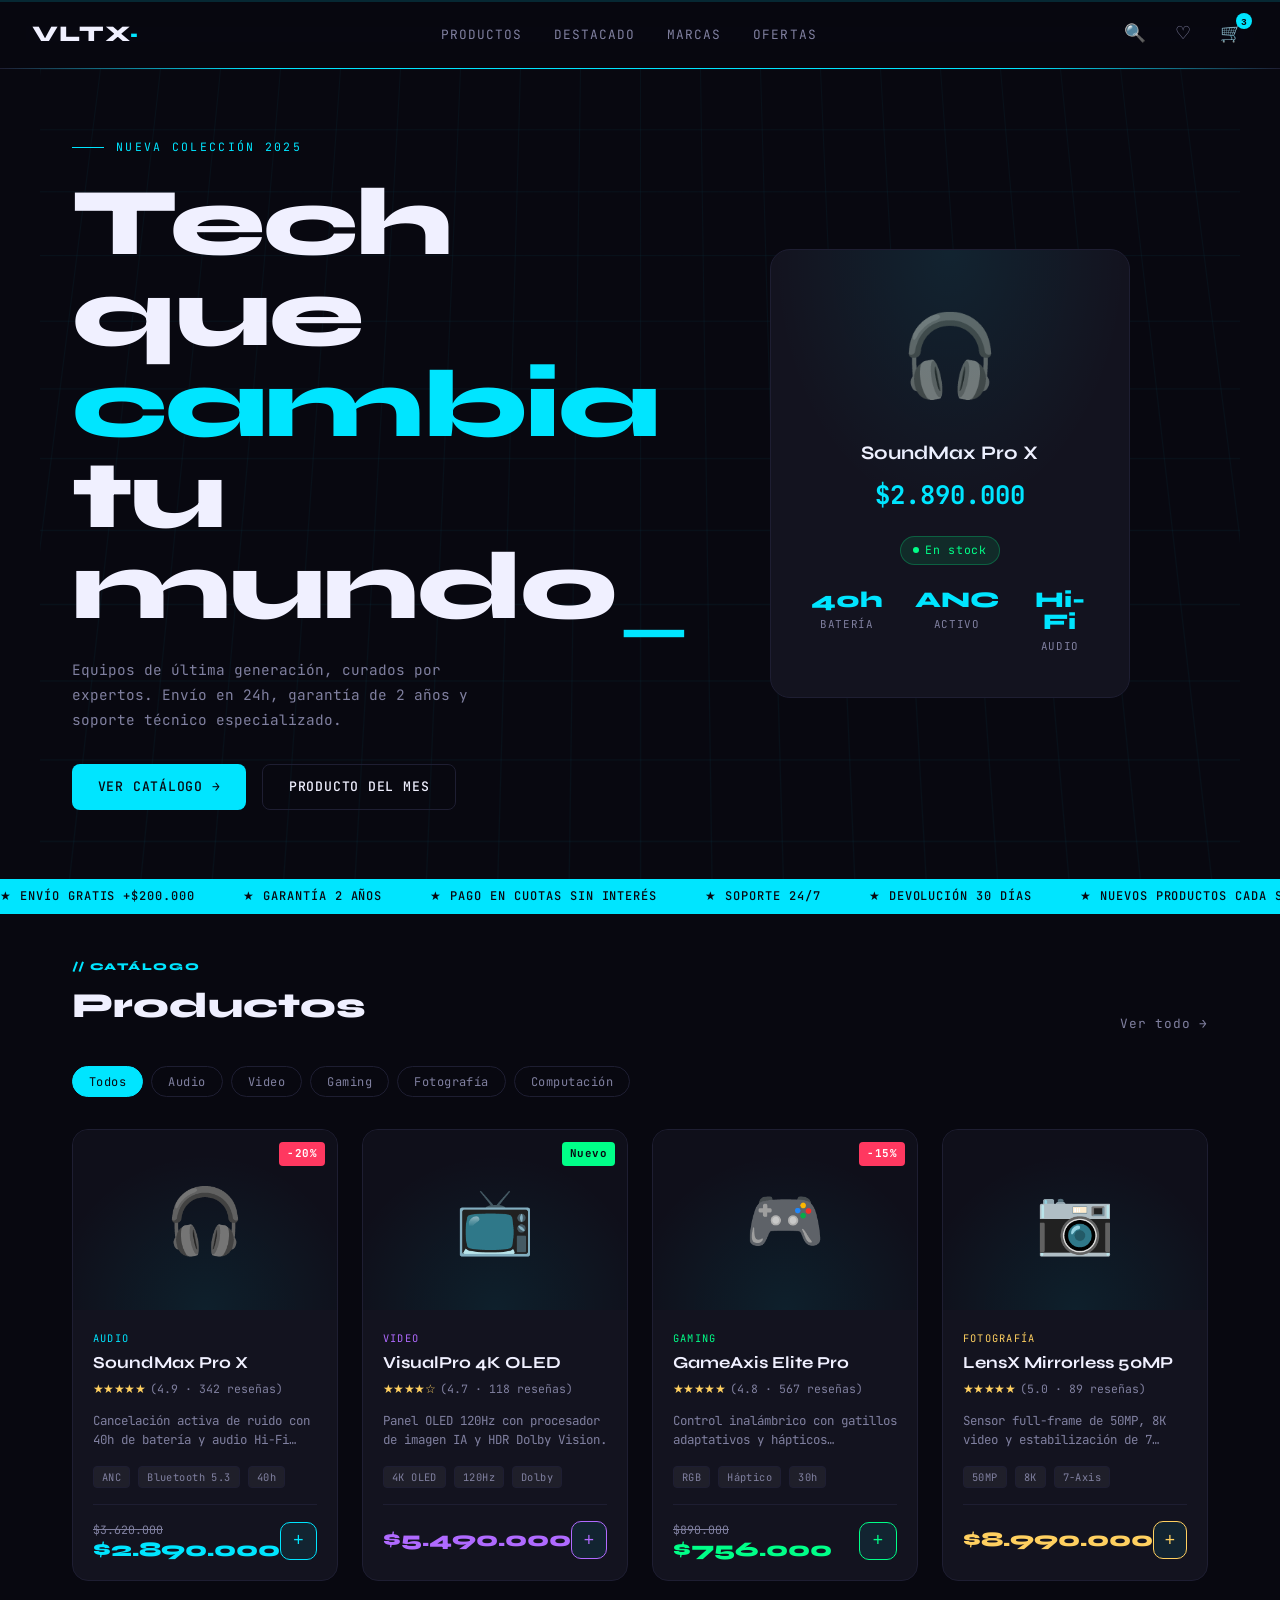
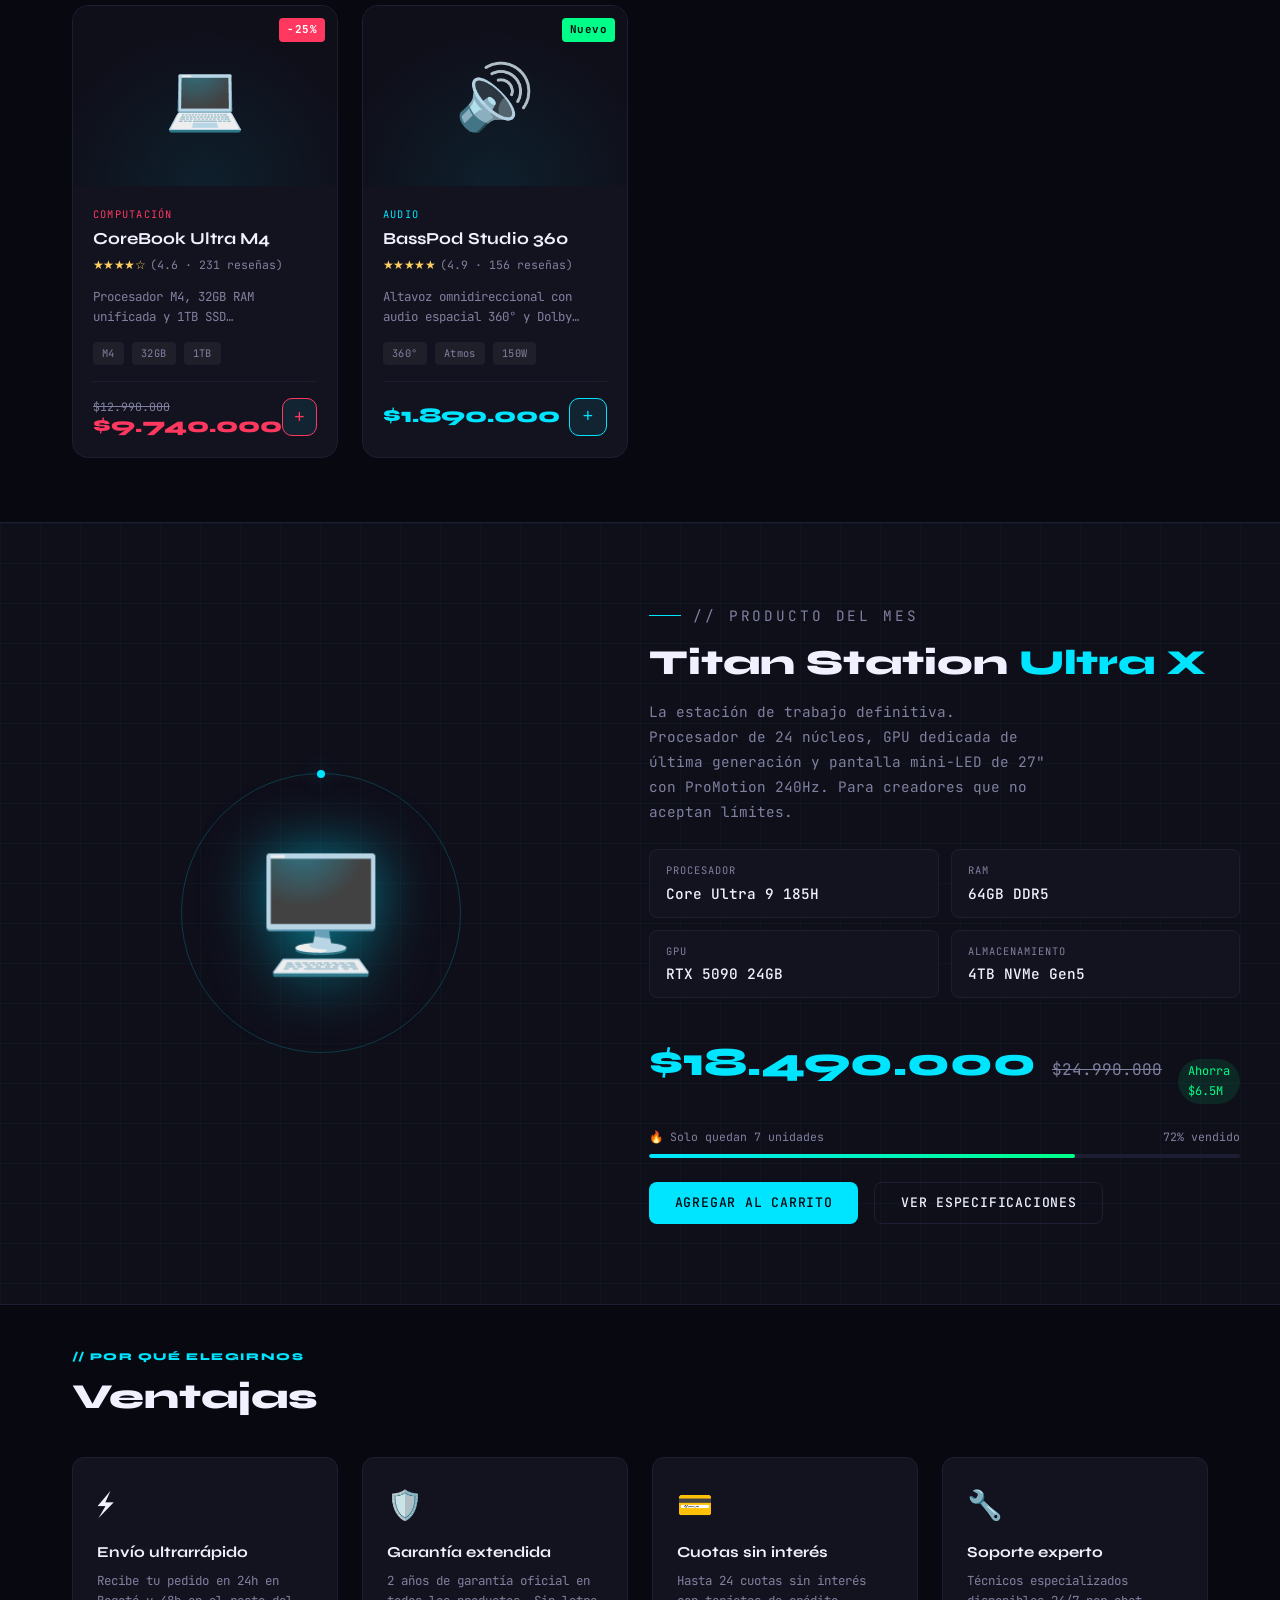
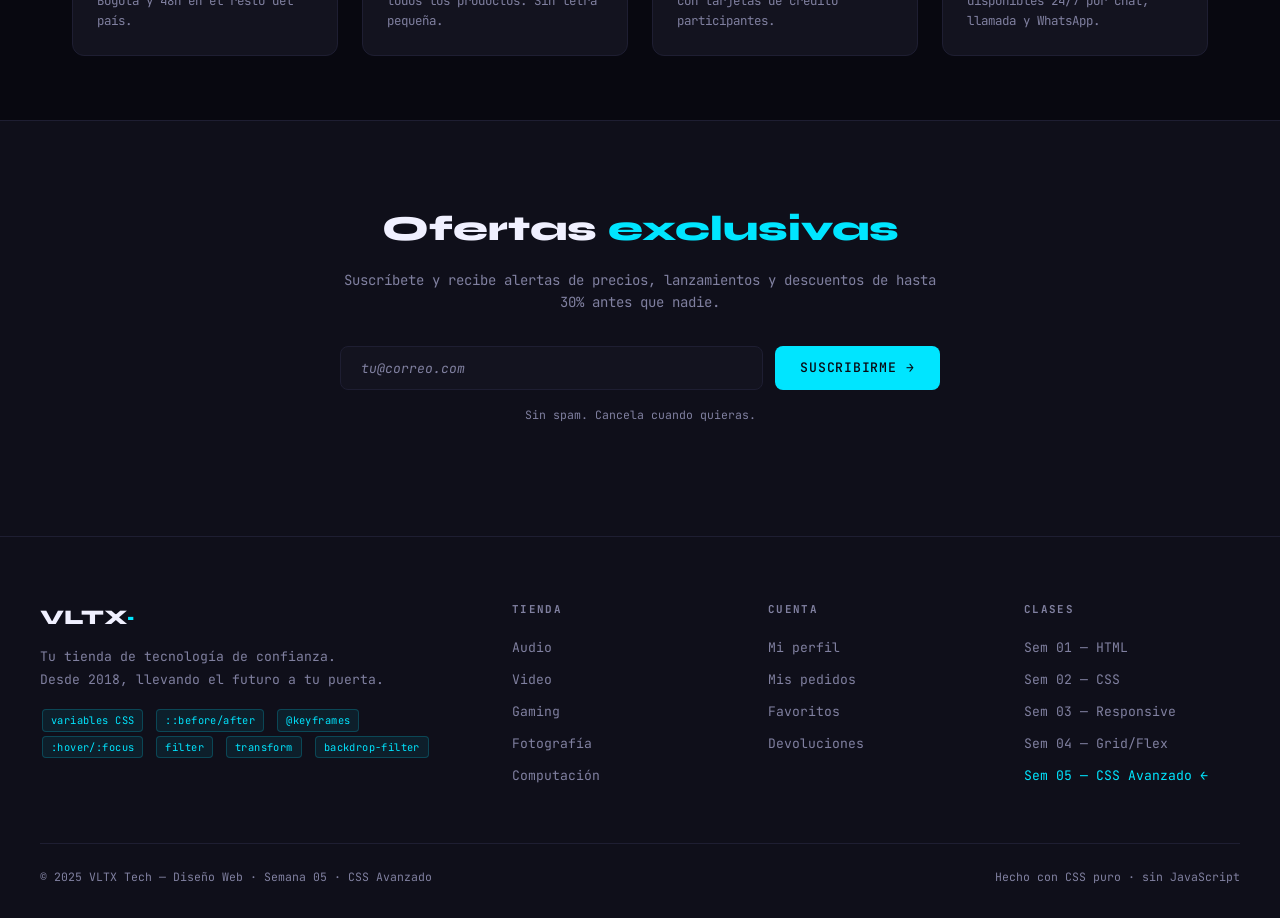
<file: Semana-05-CSS-Avanzado/ejemplo.html>
<!DOCTYPE html>
<html lang="es">
<head>
  <meta charset="UTF-8">
  <meta name="viewport" content="width=device-width, initial-scale=1.0">
  <title>VLTX — Tech Store</title>
  <link rel="preconnect" href="https://fonts.googleapis.com">
  <link rel="preconnect" href="https://fonts.gstatic.com" crossorigin>
  <link href="https://fonts.googleapis.com/css2?family=Syne:wght@400;700;800&family=JetBrains+Mono:wght@300;400;500&display=swap" rel="stylesheet">

  <style>

    /* =====================================================
       SEMANA 05 — CSS AVANZADO
       Técnicas demostradas en este archivo:
       1. Variables CSS (:root, sobreescritura local, fallback)
       2. Pseudo-clases (:hover, :focus, :nth-child, :not, :checked)
       3. Pseudo-elementos (::before, ::after, ::placeholder, ::selection)
       4. Transiciones (timing-functions, delay, múltiples props)
       5. Animaciones @keyframes (infinite, forwards, fill-mode)
       6. transform (translate, scale, rotate, skew, combos)
       7. filter (grayscale, brightness, blur, drop-shadow)
       8. backdrop-filter (glassmorphism)
       ===================================================== */

    /* =====================================================
       1. VARIABLES CSS — :root global
       Toda la paleta, tipografía y espaciados en un solo lugar.
       Cambiar --acento aquí afecta a TODA la página.
       ===================================================== */
    :root {
      /* Paleta oscura tech */
      --negro:        #080810;
      --negro-suave:  #0f0f1a;
      --panel:        #13131f;
      --panel-borde:  #1e1e32;
      --panel-hover:  #1a1a2e;

      --blanco:       #f0f0ff;
      --gris:         #8080a0;
      --gris-suave:   #3a3a58;

      /* Acento principal — cambia este para re-temear toda la tienda */
      --acento:       #00e5ff;
      --acento-rgb:   0, 229, 255;          /* para rgba() */
      --acento-oscuro:#00a8bd;
      --acento-glow:  rgba(0,229,255,0.25);

      /* Acentos secundarios */
      --verde:        #00ff88;
      --verde-rgb:    0, 255, 136;
      --rojo:         #ff3860;
      --ambar:        #ffd060;

      /* Tipografía */
      --f-display: 'Syne', 'Trebuchet MS', sans-serif;
      --f-mono:    'JetBrains Mono', 'Courier New', monospace;

      /* Tamaños fluidos */
      --fs-hero:  clamp(3rem, 8vw, 6rem);
      --fs-h2:    clamp(1.6rem, 3vw, 2.2rem);

      /* Espaciado */
      --gap:    clamp(1rem, 2.5vw, 1.5rem);
      --radio:  8px;

      /* Sombras luminosas */
      --glow-acento: 0 0 20px rgba(var(--acento-rgb), 0.35);
      --glow-verde:  0 0 20px rgba(var(--verde-rgb), 0.35);

      /* Duraciones — variables para animaciones */
      --t-rapido: 150ms;
      --t-medio:  300ms;
      --t-lento:  600ms;
      --ease-rebote: cubic-bezier(0.34, 1.56, 0.64, 1);
      --ease-suave:  cubic-bezier(0.4, 0, 0.2, 1);
    }

    /* =====================================================
       RESET Y BASE
       ===================================================== */
    *, *::before, *::after { box-sizing: border-box; margin: 0; padding: 0; }
    html { scroll-behavior: smooth; }
    img  { max-width: 100%; display: block; }

    body {
      font-family: var(--f-mono);
      background: var(--negro);
      color: var(--blanco);
      font-size: 15px;
      line-height: 1.6;
      /* Cursor personalizado con CSS puro */
      cursor: crosshair;
    }

    /* ::selection — selección de texto personalizada */
    ::selection {
      background: var(--acento);
      color: var(--negro);
    }

    /* =====================================================
       KEYFRAMES — todas las animaciones declaradas aquí
       ===================================================== */

    /* Aparición suave desde abajo */
    @keyframes aparecer {
      from { opacity: 0; transform: translateY(24px); }
      to   { opacity: 1; transform: translateY(0); }
    }

    /* Parpadeo del cursor en el hero */
    @keyframes cursor-blink {
      0%, 100% { opacity: 1; }
      50%       { opacity: 0; }
    }

    /* Rotación continua */
    @keyframes girar {
      to { transform: rotate(360deg); }
    }

    /* Pulso de glow */
    @keyframes glow-pulso {
      0%, 100% { box-shadow: 0 0 10px rgba(var(--acento-rgb), 0.3); }
      50%       { box-shadow: 0 0 30px rgba(var(--acento-rgb), 0.7), 0 0 60px rgba(var(--acento-rgb), 0.2); }
    }

    /* Ticker horizontal */
    @keyframes ticker {
      from { transform: translateX(0); }
      to   { transform: translateX(-50%); }
    }

    /* Scan line animada (efecto CRT) */
    @keyframes scan {
      from { transform: translateY(-100%); }
      to   { transform: translateY(100vh); }
    }

    /* Entrada desde izquierda con stagger */
    @keyframes entrada-izq {
      from { opacity: 0; transform: translateX(-20px); }
      to   { opacity: 1; transform: translateX(0); }
    }

    /* Flotación */
    @keyframes flotar {
      0%, 100% { transform: translateY(0); }
      50%       { transform: translateY(-8px); }
    }

    /* Barra de progreso */
    @keyframes llenar {
      from { width: 0%; }
    }

    /* Shake al agregar al carrito */
    @keyframes shake {
      0%, 100% { transform: translateX(0); }
      20%       { transform: translateX(-4px); }
      40%       { transform: translateX(4px); }
      60%       { transform: translateX(-3px); }
      80%       { transform: translateX(3px); }
    }


    /* =====================================================
       EFECTO CRT — scan line global decorativa
       pseudo-elemento en body
       ===================================================== */
    body::before {
      content: "";
      position: fixed;
      top: 0; left: 0; right: 0;
      height: 2px;
      background: rgba(var(--acento-rgb), 0.15);
      z-index: 9999;
      pointer-events: none;
      /* Animación infinita de scan */
      animation: scan 8s linear infinite;
    }


    /* =====================================================
       NAVEGACIÓN — Variables + pseudo-clases + transiciones
       ===================================================== */
    .nav {
      position: sticky;
      top: 0;
      z-index: 100;
      background: rgba(8, 8, 16, 0.85);
      /* backdrop-filter: glassmorphism */
      backdrop-filter: blur(20px) saturate(1.5);
      -webkit-backdrop-filter: blur(20px) saturate(1.5);
      border-bottom: 1px solid var(--panel-borde);

      display: flex;
      align-items: center;
      justify-content: space-between;
      gap: var(--gap);
      padding: 1rem 2rem;
    }

    /* ::before en el nav — línea de acento animada */
    .nav::after {
      content: "";
      position: absolute;
      bottom: -1px;
      left: 0;
      width: 100%;
      height: 1px;
      background: linear-gradient(90deg,
        transparent,
        var(--acento) 20%,
        var(--acento) 80%,
        transparent
      );
      animation: glow-pulso 3s ease-in-out infinite;
    }

    .nav-logo {
      font-family: var(--f-display);
      font-weight: 800;
      font-size: 1.4rem;
      letter-spacing: 0.06em;
      color: var(--blanco);
      text-decoration: none;

      /* ::before — punto de acento */
      position: relative;
    }

    /* Pseudo-elemento: punto parpadeante en el logo */
    .nav-logo::after {
      content: "·";
      color: var(--acento);
      animation: cursor-blink 1.2s ease-in-out infinite;
    }

    .nav-links {
      display: flex;
      gap: 2rem;
      list-style: none;
    }

    .nav-links a {
      color: var(--gris);
      text-decoration: none;
      font-size: 0.8rem;
      letter-spacing: 0.08em;
      text-transform: uppercase;
      position: relative;
      /* Transición en propiedades múltiples */
      transition: color var(--t-medio) var(--ease-suave);
    }

    /* ::after — línea de subrayado animada con transform */
    .nav-links a::after {
      content: "";
      position: absolute;
      bottom: -3px;
      left: 0;
      width: 100%;
      height: 1px;
      background: var(--acento);
      /* transform: scaleX(0) — invisible por defecto */
      transform: scaleX(0);
      transform-origin: left;
      transition: transform var(--t-medio) var(--ease-suave);
    }

    /* :hover → color + aparición de línea */
    .nav-links a:hover {
      color: var(--acento);
    }

    .nav-links a:hover::after {
      transform: scaleX(1);
    }

    .nav-icons {
      display: flex;
      align-items: center;
      gap: 1rem;
    }

    .nav-icon-btn {
      background: none;
      border: none;
      color: var(--gris);
      font-size: 1.1rem;
      cursor: crosshair;
      padding: 0.4rem;
      border-radius: var(--radio);
      transition: color var(--t-rapido), background var(--t-rapido);
      position: relative;
    }

    /* :hover en botones del nav */
    .nav-icon-btn:hover {
      color: var(--acento);
      background: rgba(var(--acento-rgb), 0.08);
    }

    /* Badge del carrito */
    .nav-icon-btn.carrito::after {
      content: "3";
      position: absolute;
      top: -4px;
      right: -4px;
      width: 16px;
      height: 16px;
      background: var(--acento);
      color: var(--negro);
      font-size: 0.6rem;
      font-weight: 700;
      border-radius: 50%;
      display: flex;
      align-items: center;
      justify-content: center;
      /* Animación de pulso en el badge */
      animation: glow-pulso 2s ease-in-out infinite;
    }

    @media (max-width: 640px) {
      .nav-links { display: none; }
    }


    /* =====================================================
       HERO — @keyframes + transform + variables
       ===================================================== */
    .hero {
      min-height: 90vh;
      display: grid;
      grid-template-columns: 1fr;
      align-items: center;
      padding: 4rem 2rem;
      position: relative;
      overflow: hidden;
      max-width: 1200px;
      margin: 0 auto;
    }

    @media (min-width: 768px) {
      .hero { grid-template-columns: 1.1fr 0.9fr; gap: 3rem; }
    }

    /* Fondo con cuadrícula — pseudo-elemento ::before */
    .hero::before {
      content: "";
      position: absolute;
      inset: 0;
      background-image:
        linear-gradient(rgba(var(--acento-rgb), 0.04) 1px, transparent 1px),
        linear-gradient(90deg, rgba(var(--acento-rgb), 0.04) 1px, transparent 1px);
      background-size: 60px 60px;
      /* transform para inclinar la cuadrícula */
      transform: perspective(600px) rotateX(8deg);
      transform-origin: top;
      pointer-events: none;
    }

    .hero-texto {
      position: relative;
      z-index: 1;
      /* Animación de entrada con fill-mode: both */
      animation: aparecer var(--t-lento) var(--ease-suave) both;
    }

    .hero-eyebrow {
      font-size: 0.72rem;
      letter-spacing: 0.2em;
      text-transform: uppercase;
      color: var(--acento);
      margin-bottom: 1.25rem;
      /* ::before — guión decorativo */
      display: flex;
      align-items: center;
      gap: 0.75rem;
    }

    /* Pseudo-elemento ::before en el eyebrow */
    .hero-eyebrow::before {
      content: "";
      display: block;
      width: 32px;
      height: 1px;
      background: var(--acento);
      flex-shrink: 0;
    }

    .hero-titulo {
      font-family: var(--f-display);
      font-size: var(--fs-hero);
      font-weight: 800;
      line-height: 0.95;
      margin-bottom: 1.5rem;
      letter-spacing: -0.02em;
    }

    /* Parte del título con acento */
    .hero-titulo .acento {
      color: var(--acento);
      position: relative;
      display: inline-block;
      /* Animación de flotación suave */
      animation: flotar 3s ease-in-out infinite;
    }

    /* Cursor parpadeante al final del título */
    .hero-titulo .cursor-blink {
      color: var(--acento);
      animation: cursor-blink 1s step-end infinite;
      font-weight: 300;
    }

    .hero-desc {
      color: var(--gris);
      max-width: 44ch;
      margin-bottom: 2rem;
      line-height: 1.75;
      font-size: 0.9rem;
    }

    .hero-ctas {
      display: flex;
      gap: 1rem;
      flex-wrap: wrap;
    }

    /* Botón principal */
    .btn {
      display: inline-flex;
      align-items: center;
      gap: 0.5rem;
      padding: 0.7rem 1.6rem;
      border-radius: var(--radio);
      font-family: var(--f-mono);
      font-size: 0.82rem;
      font-weight: 500;
      letter-spacing: 0.06em;
      text-transform: uppercase;
      text-decoration: none;
      cursor: crosshair;
      border: none;
      /* Transición con todas las propiedades relevantes */
      transition:
        transform    var(--t-medio) var(--ease-rebote),
        box-shadow   var(--t-medio) var(--ease-suave),
        background   var(--t-medio) var(--ease-suave),
        color        var(--t-medio) var(--ease-suave);
    }

    .btn-primary {
      background: var(--acento);
      color: var(--negro);
    }

    /* :hover — transform + glow */
    .btn-primary:hover {
      transform: translateY(-3px);
      box-shadow: var(--glow-acento), 0 8px 24px rgba(0,0,0,0.4);
    }

    /* :active — vuelve a su posición */
    .btn-primary:active {
      transform: translateY(0);
      animation: shake 0.3s ease;
    }

    .btn-ghost {
      background: transparent;
      color: var(--blanco);
      border: 1px solid var(--panel-borde);
    }

    .btn-ghost:hover {
      border-color: var(--acento);
      color: var(--acento);
      transform: translateY(-2px);
    }

    /* Producto flotante hero */
    .hero-producto {
      position: relative;
      z-index: 1;
      display: flex;
      align-items: center;
      justify-content: center;
      animation: aparecer var(--t-lento) var(--ease-suave) 200ms both;
    }

    .hero-card-producto {
      background: var(--panel);
      border: 1px solid var(--panel-borde);
      border-radius: 20px;
      padding: 2.5rem;
      text-align: center;
      position: relative;
      overflow: hidden;
      width: 100%;
      max-width: 360px;
      /* Animación de glow pulsante */
      animation: glow-pulso 4s ease-in-out infinite;
    }

    /* ::before — degradado de fondo en la card del hero */
    .hero-card-producto::before {
      content: "";
      position: absolute;
      top: 0; left: 0; right: 0;
      height: 60%;
      background: radial-gradient(ellipse at top, rgba(var(--acento-rgb), 0.08), transparent 70%);
      pointer-events: none;
    }

    .hero-emoji {
      font-size: 5rem;
      display: block;
      margin-bottom: 1.25rem;
      /* Animación de flotación en el emoji del producto */
      animation: flotar 3.5s ease-in-out infinite;
    }

    .hero-prod-nombre {
      font-family: var(--f-display);
      font-size: 1.2rem;
      font-weight: 700;
      margin-bottom: 0.4rem;
    }

    .hero-prod-precio {
      font-size: 1.6rem;
      font-weight: 700;
      color: var(--acento);
      margin-bottom: 1.25rem;
    }

    /* Badge "en stock" */
    .badge-stock {
      display: inline-flex;
      align-items: center;
      gap: 0.4rem;
      background: rgba(var(--verde-rgb), 0.1);
      color: var(--verde);
      border: 1px solid rgba(var(--verde-rgb), 0.25);
      padding: 4px 12px;
      border-radius: 999px;
      font-size: 0.72rem;
      letter-spacing: 0.06em;
    }

    /* ::before — punto verde parpadeante */
    .badge-stock::before {
      content: "";
      width: 6px;
      height: 6px;
      background: var(--verde);
      border-radius: 50%;
      animation: glow-pulso 1.5s ease-in-out infinite;
      flex-shrink: 0;
    }

    /* Stats pequeñas bajo la card */
    .hero-stats {
      display: flex;
      justify-content: center;
      gap: 2rem;
      margin-top: 1.5rem;
    }

    .hero-stat {
      text-align: center;
    }

    .hero-stat-num {
      font-family: var(--f-display);
      font-size: 1.4rem;
      font-weight: 800;
      color: var(--acento);
      display: block;
      line-height: 1;
    }

    .hero-stat-label {
      font-size: 0.68rem;
      color: var(--gris);
      letter-spacing: 0.06em;
      text-transform: uppercase;
    }


    /* =====================================================
       TICKER — @keyframes + flex
       ===================================================== */
    .ticker-wrap {
      background: var(--acento);
      overflow: hidden;
      padding: 0.5rem 0;
    }

    .ticker-track {
      display: flex;
      gap: 3rem;
      white-space: nowrap;
      animation: ticker 25s linear infinite;
    }

    .ticker-item {
      font-size: 0.75rem;
      font-weight: 500;
      color: var(--negro);
      letter-spacing: 0.08em;
      text-transform: uppercase;
      flex-shrink: 0;
    }

    /* ::before — separador */
    .ticker-item::before {
      content: "★ ";
    }


    /* =====================================================
       FILTROS DE CATEGORÍA
       Demuestra: :checked pseudo-clase + hermano ~
       ===================================================== */
    .categorias-seccion {
      max-width: 1200px;
      margin: 0 auto;
      padding: 4rem 2rem;
    }

    .seccion-header {
      display: flex;
      justify-content: space-between;
      align-items: flex-end;
      flex-wrap: wrap;
      gap: 1rem;
      margin-bottom: 2rem;
    }

    .seccion-titulo {
      font-family: var(--f-display);
      font-size: var(--fs-h2);
      font-weight: 800;
      /* ::before — número de sección */
      position: relative;
    }

    .seccion-titulo::before {
      content: attr(data-num);
      position: absolute;
      top: -1.2rem;
      left: 0;
      font-size: 0.65rem;
      color: var(--acento);
      letter-spacing: 0.15em;
      text-transform: uppercase;
    }

    .seccion-link {
      color: var(--gris);
      text-decoration: none;
      font-size: 0.8rem;
      letter-spacing: 0.06em;
      transition: color var(--t-medio);
    }

    .seccion-link:hover { color: var(--acento); }

    /* Chips de filtro */
    .filtros {
      display: flex;
      gap: 0.5rem;
      flex-wrap: wrap;
      margin-bottom: 2rem;
    }

    .filtro-btn {
      padding: 0.4rem 1rem;
      border-radius: 999px;
      border: 1px solid var(--panel-borde);
      background: transparent;
      color: var(--gris);
      font-family: var(--f-mono);
      font-size: 0.75rem;
      letter-spacing: 0.04em;
      cursor: crosshair;
      transition:
        border-color var(--t-medio),
        color        var(--t-medio),
        background   var(--t-medio),
        transform    var(--t-medio) var(--ease-rebote);
    }

    /* :hover en los filtros */
    .filtro-btn:hover {
      border-color: var(--acento);
      color: var(--acento);
      transform: translateY(-2px);
    }

    /* :focus — accesibilidad teclado */
    .filtro-btn:focus-visible {
      outline: 2px solid var(--acento);
      outline-offset: 3px;
    }

    /* Estado activo */
    .filtro-btn.activo {
      background: var(--acento);
      color: var(--negro);
      border-color: var(--acento);
    }


    /* =====================================================
       GRID DE PRODUCTOS
       Variables locales por card + pseudo-clases + animaciones
       ===================================================== */
    .productos-grid {
      display: grid;
      grid-template-columns: repeat(auto-fill, minmax(260px, 1fr));
      gap: var(--gap);
    }

    /* ---- CARD DE PRODUCTO ---- */
    .producto-card {
      /* Variable local: cada card puede tener su acento */
      --card-acento: var(--acento);

      background: var(--panel);
      border: 1px solid var(--panel-borde);
      border-radius: 16px;
      overflow: hidden;
      position: relative;
      cursor: crosshair;

      /* Transición: múltiples propiedades */
      transition:
        transform    var(--t-medio) var(--ease-rebote),
        box-shadow   var(--t-medio) var(--ease-suave),
        border-color var(--t-medio) var(--ease-suave);

      /* Animación de entrada con delay por :nth-child */
      animation: aparecer var(--t-lento) var(--ease-suave) both;
    }

    /* :nth-child → delay escalonado en la entrada */
    .producto-card:nth-child(1) { animation-delay: 0ms; }
    .producto-card:nth-child(2) { animation-delay: 80ms; }
    .producto-card:nth-child(3) { animation-delay: 160ms; }
    .producto-card:nth-child(4) { animation-delay: 240ms; }
    .producto-card:nth-child(5) { animation-delay: 320ms; }
    .producto-card:nth-child(6) { animation-delay: 400ms; }

    /* Variables locales por categoría de producto */
    .producto-card.tipo-audio    { --card-acento: var(--acento); }
    .producto-card.tipo-video    { --card-acento: #b06aff; }
    .producto-card.tipo-gaming   { --card-acento: var(--verde); }
    .producto-card.tipo-foto     { --card-acento: var(--ambar); }
    .producto-card.tipo-comp     { --card-acento: var(--rojo); }

    /* :hover — elevación + glow usando la variable local */
    .producto-card:hover {
      transform: translateY(-6px);
      border-color: var(--card-acento);
      box-shadow: 0 0 30px rgba(0,0,0,0.5),
                  0 0 0 1px var(--card-acento);
    }

    /* ::before — franja de color superior por card */
    .producto-card::before {
      content: "";
      position: absolute;
      top: 0; left: 0; right: 0;
      height: 3px;
      background: var(--card-acento);
      /* transform: scaleX(0) → se revela en hover */
      transform: scaleX(0);
      transform-origin: left;
      transition: transform var(--t-medio) var(--ease-suave);
    }

    .producto-card:hover::before {
      transform: scaleX(1);
    }

    /* Zona de imagen */
    .card-img {
      height: 180px;
      background: var(--negro-suave);
      display: flex;
      align-items: center;
      justify-content: center;
      font-size: 4rem;
      position: relative;
      overflow: hidden;

      /* filter base — levemente desaturado */
      transition: filter var(--t-medio) var(--ease-suave);
    }

    /* ::after — degradado de fondo por tipo */
    .card-img::after {
      content: "";
      position: absolute;
      inset: 0;
      background: radial-gradient(
        circle at 50% 100%,
        rgba(var(--acento-rgb), 0.08),
        transparent 70%
      );
      transition: opacity var(--t-medio);
    }

    /* :hover en la imagen — filter + transform en el emoji */
    .producto-card:hover .card-img {
      filter: brightness(1.1);
    }

    .card-emoji {
      position: relative;
      z-index: 1;
      transition: transform var(--t-medio) var(--ease-rebote);
    }

    .producto-card:hover .card-emoji {
      transform: scale(1.15) translateY(-4px);
    }

    /* Badge de descuento */
    .card-badge {
      position: absolute;
      top: 12px;
      right: 12px;
      background: var(--rojo);
      color: #fff;
      font-size: 0.68rem;
      font-weight: 700;
      padding: 3px 8px;
      border-radius: 4px;
      z-index: 2;
      letter-spacing: 0.04em;
    }

    .card-badge.nuevo {
      background: var(--verde);
      color: var(--negro);
    }

    /* Cuerpo de la card */
    .card-body {
      padding: 1.25rem;
    }

    .card-categoria {
      font-size: 0.65rem;
      letter-spacing: 0.12em;
      text-transform: uppercase;
      color: var(--card-acento);
      margin-bottom: 0.4rem;
    }

    .card-nombre {
      font-family: var(--f-display);
      font-size: 1.05rem;
      font-weight: 700;
      margin-bottom: 0.4rem;
      line-height: 1.2;
    }

    .card-desc {
      font-size: 0.78rem;
      color: var(--gris);
      margin-bottom: 1rem;
      line-height: 1.55;
      /* Limitar a 2 líneas */
      display: -webkit-box;
      -webkit-line-clamp: 2;
      -webkit-box-orient: vertical;
      overflow: hidden;
    }

    /* Specs rápidas */
    .card-specs {
      display: flex;
      gap: 0.5rem;
      flex-wrap: wrap;
      margin-bottom: 1rem;
    }

    .spec-chip {
      font-size: 0.65rem;
      padding: 2px 8px;
      background: rgba(255,255,255,0.05);
      border: 1px solid var(--panel-borde);
      border-radius: 4px;
      color: var(--gris);
      letter-spacing: 0.04em;
    }

    /* Pie de la card */
    .card-footer {
      display: flex;
      justify-content: space-between;
      align-items: center;
      border-top: 1px solid var(--panel-borde);
      padding-top: 1rem;
    }

    .card-precio-wrap { }

    .card-precio-original {
      font-size: 0.72rem;
      color: var(--gris);
      text-decoration: line-through;
    }

    .card-precio {
      font-family: var(--f-display);
      font-size: 1.3rem;
      font-weight: 800;
      color: var(--card-acento);
      line-height: 1;
    }

    /* Botón añadir — usa variable --card-acento local */
    .card-btn {
      width: 38px;
      height: 38px;
      border-radius: 10px;
      border: 1px solid var(--card-acento);
      background: rgba(var(--acento-rgb), 0.08);
      color: var(--card-acento);
      font-size: 1.1rem;
      cursor: crosshair;
      display: flex;
      align-items: center;
      justify-content: center;
      transition:
        background  var(--t-medio),
        transform   var(--t-medio) var(--ease-rebote),
        box-shadow  var(--t-medio);
    }

    /* :hover en el botón de añadir */
    .card-btn:hover {
      background: var(--card-acento);
      color: var(--negro);
      transform: scale(1.1);
      box-shadow: 0 0 16px rgba(var(--acento-rgb), 0.4);
    }

    /* :active — rebote hacia abajo */
    .card-btn:active {
      transform: scale(0.92);
    }

    /* Estrellas de rating */
    .card-rating {
      display: flex;
      align-items: center;
      gap: 0.3rem;
      margin-bottom: 0.75rem;
    }

    .estrellas {
      color: var(--ambar);
      font-size: 0.75rem;
      letter-spacing: -0.05em;
    }

    .rating-num {
      font-size: 0.72rem;
      color: var(--gris);
    }

    /* :not — tarjetas que NO tienen descuento quedan sin badge */
    /* (Se maneja con la clase .card-badge que solo existe en algunas) */


    /* =====================================================
       SECCIÓN DESTACADA — PRODUCTO DEL MES
       transform + filter + backdrop-filter
       ===================================================== */
    .seccion-featured {
      background: var(--negro-suave);
      border-top: 1px solid var(--panel-borde);
      border-bottom: 1px solid var(--panel-borde);
      padding: 5rem 2rem;
      position: relative;
      overflow: hidden;
    }

    /* ::before — cuadrícula de fondo */
    .seccion-featured::before {
      content: "";
      position: absolute;
      inset: 0;
      background-image:
        linear-gradient(rgba(var(--acento-rgb), 0.03) 1px, transparent 1px),
        linear-gradient(90deg, rgba(var(--acento-rgb), 0.03) 1px, transparent 1px);
      background-size: 40px 40px;
      pointer-events: none;
    }

    .featured-inner {
      max-width: 1200px;
      margin: 0 auto;
      display: grid;
      grid-template-columns: 1fr;
      gap: 3rem;
      align-items: center;
      position: relative;
      z-index: 1;
    }

    @media (min-width: 768px) {
      .featured-inner { grid-template-columns: 1fr 1fr; }
    }

    .featured-visual {
      position: relative;
      display: flex;
      align-items: center;
      justify-content: center;
    }

    /* Anillo giratorio decorativo */
    .featured-ring {
      width: 280px;
      height: 280px;
      border-radius: 50%;
      border: 1px solid rgba(var(--acento-rgb), 0.2);
      position: absolute;
      /* Animación de rotación lenta */
      animation: girar 20s linear infinite;
    }

    .featured-ring::after {
      content: "";
      position: absolute;
      top: -4px;
      left: 50%;
      width: 8px;
      height: 8px;
      background: var(--acento);
      border-radius: 50%;
      transform: translateX(-50%);
      box-shadow: var(--glow-acento);
    }

    .featured-emoji {
      font-size: 7rem;
      position: relative;
      z-index: 1;
      animation: flotar 4s ease-in-out infinite;
      /* filter — drop-shadow que sigue la forma del emoji */
      filter: drop-shadow(0 0 30px rgba(var(--acento-rgb), 0.5));
    }

    .featured-texto h2 {
      font-family: var(--f-display);
      font-size: var(--fs-h2);
      font-weight: 800;
      margin-bottom: 1rem;
      line-height: 1.1;
    }

    .featured-texto h2 span { color: var(--acento); }

    .featured-texto p {
      color: var(--gris);
      font-size: 0.9rem;
      max-width: 44ch;
      margin-bottom: 1.5rem;
      line-height: 1.75;
    }

    /* Specs del producto destacado */
    .featured-specs {
      display: grid;
      grid-template-columns: 1fr 1fr;
      gap: 0.75rem;
      margin-bottom: 2rem;
    }

    .featured-spec {
      background: var(--panel);
      border: 1px solid var(--panel-borde);
      border-radius: var(--radio);
      padding: 0.75rem 1rem;
      transition: border-color var(--t-medio);
    }

    /* :hover en las specs */
    .featured-spec:hover {
      border-color: var(--acento);
    }

    .featured-spec-label {
      font-size: 0.65rem;
      color: var(--gris);
      letter-spacing: 0.1em;
      text-transform: uppercase;
      margin-bottom: 0.2rem;
    }

    .featured-spec-val {
      font-size: 0.9rem;
      font-weight: 500;
      color: var(--blanco);
    }

    /* Precio destacado */
    .featured-precio-wrap {
      display: flex;
      align-items: baseline;
      gap: 1rem;
      margin-bottom: 1.5rem;
    }

    .featured-precio {
      font-family: var(--f-display);
      font-size: 2.5rem;
      font-weight: 800;
      color: var(--acento);
    }

    .featured-precio-ant {
      font-size: 1rem;
      color: var(--gris);
      text-decoration: line-through;
    }

    .featured-ahorro {
      font-size: 0.75rem;
      color: var(--verde);
      background: rgba(var(--verde-rgb), 0.1);
      padding: 3px 10px;
      border-radius: 999px;
    }

    /* Barra de "quedan pocas unidades" */
    .stock-barra-wrap {
      margin-bottom: 1.5rem;
    }

    .stock-label {
      display: flex;
      justify-content: space-between;
      font-size: 0.72rem;
      color: var(--gris);
      margin-bottom: 0.5rem;
    }

    .stock-label span:first-child::before {
      content: "🔥 ";
    }

    .stock-track {
      height: 4px;
      background: var(--panel-borde);
      border-radius: 999px;
      overflow: hidden;
    }

    .stock-fill {
      height: 100%;
      background: linear-gradient(90deg, var(--acento), var(--verde));
      border-radius: 999px;
      width: 72%;
      /* Animación de llenado al cargar */
      animation: llenar 1.5s var(--ease-suave) 0.5s both;
    }

    .featured-botones {
      display: flex;
      gap: 1rem;
      flex-wrap: wrap;
    }


    /* =====================================================
       SECCIÓN DE MARCAS — filter en hover
       ===================================================== */
    .seccion-marcas {
      max-width: 1200px;
      margin: 0 auto;
      padding: 4rem 2rem;
    }

    .marcas-titulo {
      font-size: 0.72rem;
      letter-spacing: 0.2em;
      text-transform: uppercase;
      color: var(--gris);
      text-align: center;
      margin-bottom: 2rem;
    }

    .marcas-grid {
      display: flex;
      justify-content: center;
      flex-wrap: wrap;
      gap: 1rem 3rem;
      align-items: center;
    }

    .marca-item {
      font-family: var(--f-display);
      font-size: 1.1rem;
      font-weight: 800;
      letter-spacing: 0.05em;
      color: var(--gris-suave);
      /* filter: grayscale por defecto */
      filter: grayscale(100%) opacity(0.4);
      transition:
        filter    var(--t-medio) var(--ease-suave),
        color     var(--t-medio) var(--ease-suave),
        transform var(--t-medio) var(--ease-rebote);
      cursor: default;
      padding: 0.5rem;
    }

    /* :hover — quita filtro, agrega color y escala */
    .marca-item:hover {
      filter: grayscale(0%) opacity(1);
      color: var(--blanco);
      transform: scale(1.08);
    }


    /* =====================================================
       SECCIÓN NEWSLETTER — :focus + ::placeholder + transiciones
       ===================================================== */
    .seccion-newsletter {
      background: var(--negro-suave);
      border-top: 1px solid var(--panel-borde);
      padding: 5rem 2rem;
    }

    .newsletter-inner {
      max-width: 600px;
      margin: 0 auto;
      text-align: center;
    }

    .newsletter-inner h2 {
      font-family: var(--f-display);
      font-size: var(--fs-h2);
      font-weight: 800;
      margin-bottom: 0.75rem;
    }

    .newsletter-inner h2 span { color: var(--acento); }

    .newsletter-inner p {
      color: var(--gris);
      font-size: 0.875rem;
      margin-bottom: 2rem;
      max-width: none;
    }

    .newsletter-form {
      display: flex;
      gap: 0.75rem;
      flex-wrap: wrap;
      justify-content: center;
    }

    /* Campo de email — múltiples pseudo-clases */
    .newsletter-input {
      flex: 1;
      min-width: 240px;
      padding: 0.75rem 1.25rem;
      background: var(--panel);
      border: 1px solid var(--panel-borde);
      border-radius: var(--radio);
      color: var(--blanco);
      font-family: var(--f-mono);
      font-size: 0.875rem;
      outline: none;
      /* Transición en múltiples propiedades */
      transition:
        border-color var(--t-medio),
        box-shadow   var(--t-medio),
        background   var(--t-medio);
    }

    /* ::placeholder — estilo del texto de ayuda */
    .newsletter-input::placeholder {
      color: var(--gris);
      font-style: italic;
      font-size: 0.82rem;
    }

    /* :focus — anillo de acento */
    .newsletter-input:focus {
      border-color: var(--acento);
      box-shadow: 0 0 0 3px rgba(var(--acento-rgb), 0.15);
      background: var(--negro-suave);
    }

    /* :valid — borde verde cuando el email es válido */
    .newsletter-input:valid:not(:placeholder-shown) {
      border-color: var(--verde);
    }

    /* :invalid — borde rojo cuando el email es inválido */
    .newsletter-input:invalid:not(:placeholder-shown) {
      border-color: var(--rojo);
    }


    /* =====================================================
       SECCIÓN FEATURES — Pseudo-elementos decorativos
       ===================================================== */
    .seccion-features {
      max-width: 1200px;
      margin: 0 auto;
      padding: 4rem 2rem;
    }

    .features-grid {
      display: grid;
      grid-template-columns: repeat(auto-fit, minmax(200px, 1fr));
      gap: var(--gap);
      margin-top: 2rem;
    }

    .feature-card {
      background: var(--panel);
      border: 1px solid var(--panel-borde);
      border-radius: 12px;
      padding: 1.5rem;
      position: relative;
      overflow: hidden;
      transition:
        transform    var(--t-medio) var(--ease-rebote),
        border-color var(--t-medio),
        box-shadow   var(--t-medio);
    }

    /* ::before — esquina de acento animada */
    .feature-card::before {
      content: "";
      position: absolute;
      top: 0; right: 0;
      width: 40px;
      height: 40px;
      background: linear-gradient(135deg, transparent 50%, var(--acento) 50%);
      opacity: 0;
      transition: opacity var(--t-medio);
    }

    .feature-card:hover {
      transform: translateY(-4px);
      border-color: var(--acento);
      box-shadow: var(--glow-acento);
    }

    /* :hover → aparece la esquina */
    .feature-card:hover::before {
      opacity: 0.4;
    }

    .feature-icon {
      font-size: 1.8rem;
      margin-bottom: 0.75rem;
      display: block;
    }

    .feature-titulo {
      font-family: var(--f-display);
      font-size: 0.95rem;
      font-weight: 700;
      margin-bottom: 0.4rem;
    }

    .feature-desc {
      font-size: 0.78rem;
      color: var(--gris);
      line-height: 1.6;
    }


    /* =====================================================
       FOOTER
       ===================================================== */
    .footer {
      background: var(--negro-suave);
      border-top: 1px solid var(--panel-borde);
      padding: 4rem 2rem 2rem;
    }

    .footer-grid {
      max-width: 1200px;
      margin: 0 auto;
      display: grid;
      grid-template-columns: 1fr;
      gap: 2.5rem;
      margin-bottom: 3rem;
    }

    @media (min-width: 640px) {
      .footer-grid { grid-template-columns: 2fr 1fr 1fr 1fr; }
    }

    .footer-marca {
      font-family: var(--f-display);
      font-size: 1.3rem;
      font-weight: 800;
      margin-bottom: 0.75rem;
      color: var(--blanco);
    }

    /* ::after — punto de acento */
    .footer-marca::after {
      content: "·";
      color: var(--acento);
    }

    .footer-desc {
      font-size: 0.82rem;
      color: var(--gris);
      line-height: 1.7;
    }

    .footer-col h4 {
      font-size: 0.68rem;
      letter-spacing: 0.12em;
      text-transform: uppercase;
      color: var(--gris);
      margin-bottom: 1rem;
    }

    .footer-col ul { list-style: none; }
    .footer-col li { margin-bottom: 0.5rem; }

    .footer-col a {
      color: var(--gris);
      text-decoration: none;
      font-size: 0.82rem;
      transition: color var(--t-medio);
      position: relative;
    }

    /* :hover en links del footer */
    .footer-col a:hover { color: var(--acento); }

    /* ::before decorativo en links */
    .footer-col a::before {
      content: "";
      display: inline-block;
      width: 0;
      height: 1px;
      background: var(--acento);
      vertical-align: middle;
      margin-right: 0;
      transition: width var(--t-medio), margin-right var(--t-medio);
    }

    .footer-col a:hover::before {
      width: 8px;
      margin-right: 6px;
    }

    .footer-bottom {
      max-width: 1200px;
      margin: 0 auto;
      padding-top: 1.5rem;
      border-top: 1px solid var(--panel-borde);
      display: flex;
      justify-content: space-between;
      align-items: center;
      flex-wrap: wrap;
      gap: 0.5rem;
      font-size: 0.72rem;
      color: var(--gris);
    }

    /* Indicadores de técnicas CSS en el footer */
    .tecnica-badge {
      display: inline-block;
      padding: 2px 8px;
      background: rgba(var(--acento-rgb), 0.08);
      border: 1px solid rgba(var(--acento-rgb), 0.2);
      border-radius: 4px;
      font-size: 0.65rem;
      color: var(--acento);
      letter-spacing: 0.04em;
      margin: 2px;
    }

    /* prefers-reduced-motion — accesibilidad */
    @media (prefers-reduced-motion: reduce) {
      *, *::before, *::after {
        animation-duration: 0.01ms !important;
        animation-iteration-count: 1 !important;
        transition-duration: 0.01ms !important;
      }
    }

  </style>
</head>

<body>

  <!-- =====================================================
       NAVEGACIÓN
       Técnicas: backdrop-filter · ::after (línea glow) ·
       .nav-logo::after (punto parpadeante) ·
       a:hover + a::after (underline animado) ·
       .carrito::after (badge) · :hover en botones
       ===================================================== -->
  <nav class="nav">
    <a href="#" class="nav-logo">VLTX</a>

    <ul class="nav-links">
      <li><a href="#productos">Productos</a></li>
      <li><a href="#featured">Destacado</a></li>
      <li><a href="#marcas">Marcas</a></li>
      <li><a href="#newsletter">Ofertas</a></li>
    </ul>

    <div class="nav-icons">
      <button class="nav-icon-btn" aria-label="Buscar">🔍</button>
      <button class="nav-icon-btn" aria-label="Favoritos">♡</button>
      <button class="nav-icon-btn carrito" aria-label="Carrito (3 items)">🛒</button>
    </div>
  </nav>


  <!-- =====================================================
       HERO
       Técnicas: @keyframes aparecer, flotar, cursor-blink,
       glow-pulso · .hero::before (cuadrícula perspectiva) ·
       .hero-card-producto::before (degradado) ·
       .badge-stock::before (punto parpadeante) ·
       .hero-eyebrow::before · transform: perspective()
       ===================================================== -->
  <section class="hero">

    <div class="hero-texto">
      <p class="hero-eyebrow">Nueva colección 2025</p>

      <h1 class="hero-titulo">
        Tech que<br>
        <span class="acento">cambia</span><br>
        tu mundo<span class="cursor-blink">_</span>
      </h1>

      <p class="hero-desc">
        Equipos de última generación, curados por expertos.
        Envío en 24h, garantía de 2 años y soporte técnico especializado.
      </p>

      <div class="hero-ctas">
        <a href="#productos" class="btn btn-primary">Ver catálogo →</a>
        <a href="#featured" class="btn btn-ghost">Producto del mes</a>
      </div>
    </div>

    <div class="hero-producto">
      <div class="hero-card-producto">
        <span class="hero-emoji">🎧</span>
        <div class="hero-prod-nombre">SoundMax Pro X</div>
        <div class="hero-prod-precio">$2.890.000</div>
        <span class="badge-stock">En stock</span>

        <div class="hero-stats">
          <div class="hero-stat">
            <span class="hero-stat-num">40h</span>
            <span class="hero-stat-label">Batería</span>
          </div>
          <div class="hero-stat">
            <span class="hero-stat-num">ANC</span>
            <span class="hero-stat-label">Activo</span>
          </div>
          <div class="hero-stat">
            <span class="hero-stat-num">Hi-Fi</span>
            <span class="hero-stat-label">Audio</span>
          </div>
        </div>
      </div>
    </div>
  </section>


  <!-- Ticker animado -->
  <div class="ticker-wrap" aria-hidden="true">
    <div class="ticker-track">
      <span class="ticker-item">Envío gratis +$200.000</span>
      <span class="ticker-item">Garantía 2 años</span>
      <span class="ticker-item">Pago en cuotas sin interés</span>
      <span class="ticker-item">Soporte 24/7</span>
      <span class="ticker-item">Devolución 30 días</span>
      <span class="ticker-item">Nuevos productos cada semana</span>
      <span class="ticker-item">Envío gratis +$200.000</span>
      <span class="ticker-item">Garantía 2 años</span>
      <span class="ticker-item">Pago en cuotas sin interés</span>
      <span class="ticker-item">Soporte 24/7</span>
      <span class="ticker-item">Devolución 30 días</span>
      <span class="ticker-item">Nuevos productos cada semana</span>
    </div>
  </div>


  <!-- =====================================================
       PRODUCTOS
       Técnicas: --card-acento variable local por tipo ·
       ::before (franja de color) · :nth-child (delay) ·
       :hover múltiples propiedades · :active en botones ·
       filter en imágenes · transform en emojis
       ===================================================== -->
  <section class="categorias-seccion" id="productos">

    <div class="seccion-header">
      <h2 class="seccion-titulo" data-num="// Catálogo">Productos</h2>
      <a href="#" class="seccion-link">Ver todo →</a>
    </div>

    <div class="filtros">
      <button class="filtro-btn activo">Todos</button>
      <button class="filtro-btn">Audio</button>
      <button class="filtro-btn">Video</button>
      <button class="filtro-btn">Gaming</button>
      <button class="filtro-btn">Fotografía</button>
      <button class="filtro-btn">Computación</button>
    </div>

    <div class="productos-grid">

      <!-- Card 1: Audio — --card-acento: var(--acento) cian -->
      <article class="producto-card tipo-audio">
        <div class="card-img">
          <span class="card-emoji">🎧</span>
          <div class="card-badge">-20%</div>
        </div>
        <div class="card-body">
          <div class="card-categoria">Audio</div>
          <h3 class="card-nombre">SoundMax Pro X</h3>
          <div class="card-rating">
            <span class="estrellas">★★★★★</span>
            <span class="rating-num">(4.9 · 342 reseñas)</span>
          </div>
          <p class="card-desc">Cancelación activa de ruido con 40h de batería y audio Hi-Fi lossless.</p>
          <div class="card-specs">
            <span class="spec-chip">ANC</span>
            <span class="spec-chip">Bluetooth 5.3</span>
            <span class="spec-chip">40h</span>
          </div>
          <div class="card-footer">
            <div class="card-precio-wrap">
              <div class="card-precio-original">$3.620.000</div>
              <div class="card-precio">$2.890.000</div>
            </div>
            <button class="card-btn" aria-label="Agregar al carrito">+</button>
          </div>
        </div>
      </article>

      <!-- Card 2: Video — --card-acento: #b06aff lila -->
      <article class="producto-card tipo-video">
        <div class="card-img">
          <span class="card-emoji">📺</span>
          <div class="card-badge nuevo">Nuevo</div>
        </div>
        <div class="card-body">
          <div class="card-categoria">Video</div>
          <h3 class="card-nombre">VisualPro 4K OLED</h3>
          <div class="card-rating">
            <span class="estrellas">★★★★☆</span>
            <span class="rating-num">(4.7 · 118 reseñas)</span>
          </div>
          <p class="card-desc">Panel OLED 120Hz con procesador de imagen IA y HDR Dolby Vision.</p>
          <div class="card-specs">
            <span class="spec-chip">4K OLED</span>
            <span class="spec-chip">120Hz</span>
            <span class="spec-chip">Dolby</span>
          </div>
          <div class="card-footer">
            <div class="card-precio-wrap">
              <div class="card-precio">$5.490.000</div>
            </div>
            <button class="card-btn" aria-label="Agregar al carrito">+</button>
          </div>
        </div>
      </article>

      <!-- Card 3: Gaming — --card-acento: var(--verde) -->
      <article class="producto-card tipo-gaming">
        <div class="card-img">
          <span class="card-emoji">🎮</span>
          <div class="card-badge">-15%</div>
        </div>
        <div class="card-body">
          <div class="card-categoria">Gaming</div>
          <h3 class="card-nombre">GameAxis Elite Pro</h3>
          <div class="card-rating">
            <span class="estrellas">★★★★★</span>
            <span class="rating-num">(4.8 · 567 reseñas)</span>
          </div>
          <p class="card-desc">Control inalámbrico con gatillos adaptativos y hápticos avanzados.</p>
          <div class="card-specs">
            <span class="spec-chip">RGB</span>
            <span class="spec-chip">Háptico</span>
            <span class="spec-chip">30h</span>
          </div>
          <div class="card-footer">
            <div class="card-precio-wrap">
              <div class="card-precio-original">$890.000</div>
              <div class="card-precio">$756.000</div>
            </div>
            <button class="card-btn" aria-label="Agregar al carrito">+</button>
          </div>
        </div>
      </article>

      <!-- Card 4: Fotografía — --card-acento: var(--ambar) -->
      <article class="producto-card tipo-foto">
        <div class="card-img">
          <span class="card-emoji">📷</span>
        </div>
        <div class="card-body">
          <div class="card-categoria">Fotografía</div>
          <h3 class="card-nombre">LensX Mirrorless 50MP</h3>
          <div class="card-rating">
            <span class="estrellas">★★★★★</span>
            <span class="rating-num">(5.0 · 89 reseñas)</span>
          </div>
          <p class="card-desc">Sensor full-frame de 50MP, 8K video y estabilización de 7 ejes.</p>
          <div class="card-specs">
            <span class="spec-chip">50MP</span>
            <span class="spec-chip">8K</span>
            <span class="spec-chip">7-Axis</span>
          </div>
          <div class="card-footer">
            <div class="card-precio-wrap">
              <div class="card-precio">$8.990.000</div>
            </div>
            <button class="card-btn" aria-label="Agregar al carrito">+</button>
          </div>
        </div>
      </article>

      <!-- Card 5: Computación — --card-acento: var(--rojo) -->
      <article class="producto-card tipo-comp">
        <div class="card-img">
          <span class="card-emoji">💻</span>
          <div class="card-badge">-25%</div>
        </div>
        <div class="card-body">
          <div class="card-categoria">Computación</div>
          <h3 class="card-nombre">CoreBook Ultra M4</h3>
          <div class="card-rating">
            <span class="estrellas">★★★★☆</span>
            <span class="rating-num">(4.6 · 231 reseñas)</span>
          </div>
          <p class="card-desc">Procesador M4, 32GB RAM unificada y 1TB SSD ultrarrápido.</p>
          <div class="card-specs">
            <span class="spec-chip">M4</span>
            <span class="spec-chip">32GB</span>
            <span class="spec-chip">1TB</span>
          </div>
          <div class="card-footer">
            <div class="card-precio-wrap">
              <div class="card-precio-original">$12.990.000</div>
              <div class="card-precio">$9.740.000</div>
            </div>
            <button class="card-btn" aria-label="Agregar al carrito">+</button>
          </div>
        </div>
      </article>

      <!-- Card 6: Audio — tipo repetido para llenar grid -->
      <article class="producto-card tipo-audio">
        <div class="card-img">
          <span class="card-emoji">🔊</span>
          <div class="card-badge nuevo">Nuevo</div>
        </div>
        <div class="card-body">
          <div class="card-categoria">Audio</div>
          <h3 class="card-nombre">BassPod Studio 360</h3>
          <div class="card-rating">
            <span class="estrellas">★★★★★</span>
            <span class="rating-num">(4.9 · 156 reseñas)</span>
          </div>
          <p class="card-desc">Altavoz omnidireccional con audio espacial 360° y Dolby Atmos.</p>
          <div class="card-specs">
            <span class="spec-chip">360°</span>
            <span class="spec-chip">Atmos</span>
            <span class="spec-chip">150W</span>
          </div>
          <div class="card-footer">
            <div class="card-precio-wrap">
              <div class="card-precio">$1.890.000</div>
            </div>
            <button class="card-btn" aria-label="Agregar al carrito">+</button>
          </div>
        </div>
      </article>

    </div>
  </section>


  <!-- =====================================================
       PRODUCTO DESTACADO
       Técnicas: filter drop-shadow · @keyframes flotar, girar ·
       .seccion-featured::before (cuadrícula) ·
       .featured-ring::after (punto giratorio) ·
       @keyframes llenar (barra de stock) ·
       backdrop-filter en el glassmorphism de specs
       ===================================================== -->
  <section class="seccion-featured" id="featured">
    <div class="featured-inner">

      <div class="featured-visual">
        <!-- Anillo giratorio decorativo — animation: girar -->
        <div class="featured-ring"></div>
        <!-- Emoji con filter: drop-shadow + @keyframes flotar -->
        <span class="featured-emoji" role="img" aria-label="Laptop gaming">🖥️</span>
      </div>

      <div class="featured-texto">
        <p class="hero-eyebrow" style="margin-bottom:1rem;">// Producto del mes</p>
        <h2>Titan Station <span>Ultra X</span></h2>
        <p>
          La estación de trabajo definitiva. Procesador de 24 núcleos, GPU dedicada
          de última generación y pantalla mini-LED de 27" con ProMotion 240Hz.
          Para creadores que no aceptan límites.
        </p>

        <div class="featured-specs">
          <div class="featured-spec">
            <div class="featured-spec-label">Procesador</div>
            <div class="featured-spec-val">Core Ultra 9 185H</div>
          </div>
          <div class="featured-spec">
            <div class="featured-spec-label">RAM</div>
            <div class="featured-spec-val">64GB DDR5</div>
          </div>
          <div class="featured-spec">
            <div class="featured-spec-label">GPU</div>
            <div class="featured-spec-val">RTX 5090 24GB</div>
          </div>
          <div class="featured-spec">
            <div class="featured-spec-label">Almacenamiento</div>
            <div class="featured-spec-val">4TB NVMe Gen5</div>
          </div>
        </div>

        <div class="featured-precio-wrap">
          <div class="featured-precio">$18.490.000</div>
          <div class="featured-precio-ant">$24.990.000</div>
          <span class="featured-ahorro">Ahorra $6.5M</span>
        </div>

        <!-- Barra de stock — @keyframes llenar -->
        <div class="stock-barra-wrap">
          <div class="stock-label">
            <span>Solo quedan 7 unidades</span>
            <span>72% vendido</span>
          </div>
          <div class="stock-track">
            <div class="stock-fill"></div>
          </div>
        </div>

        <div class="featured-botones">
          <button class="btn btn-primary">Agregar al carrito</button>
          <button class="btn btn-ghost">Ver especificaciones</button>
        </div>
      </div>

    </div>
  </section>


  <!-- =====================================================
       FEATURES — :hover + ::before esquina + transform
       ===================================================== -->
  <section class="seccion-features">
    <div class="seccion-header">
      <h2 class="seccion-titulo" data-num="// Por qué elegirnos">Ventajas</h2>
    </div>

    <div class="features-grid">
      <div class="feature-card">
        <span class="feature-icon">⚡</span>
        <div class="feature-titulo">Envío ultrarrápido</div>
        <div class="feature-desc">Recibe tu pedido en 24h en Bogotá y 48h en el resto del país.</div>
      </div>
      <div class="feature-card">
        <span class="feature-icon">🛡️</span>
        <div class="feature-titulo">Garantía extendida</div>
        <div class="feature-desc">2 años de garantía oficial en todos los productos. Sin letra pequeña.</div>
      </div>
      <div class="feature-card">
        <span class="feature-icon">💳</span>
        <div class="feature-titulo">Cuotas sin interés</div>
        <div class="feature-desc">Hasta 24 cuotas sin interés con tarjetas de crédito participantes.</div>
      </div>
      <div class="feature-card">
        <span class="feature-icon">🔧</span>
        <div class="feature-titulo">Soporte experto</div>
        <div class="feature-desc">Técnicos especializados disponibles 24/7 por chat, llamada y WhatsApp.</div>
      </div>
    </div>
  </section>


  <!-- =====================================================
       MARCAS — filter: grayscale + :hover lo quita
       ===================================================== */
  <section class="seccion-marcas" id="marcas">
    <p class="marcas-titulo">// Marcas oficiales</p>
    <div class="marcas-grid">
      <span class="marca-item">SONY</span>
      <span class="marca-item">SAMSUNG</span>
      <span class="marca-item">LG</span>
      <span class="marca-item">APPLE</span>
      <span class="marca-item">ASUS</span>
      <span class="marca-item">BOSE</span>
      <span class="marca-item">CANON</span>
      <span class="marca-item">NVIDIA</span>
    </div>
  </section>


  <!-- =====================================================
       NEWSLETTER — ::placeholder + :focus + :valid/:invalid
       ===================================================== -->
  <section class="seccion-newsletter" id="newsletter">
    <div class="newsletter-inner">
      <h2>Ofertas <span>exclusivas</span></h2>
      <p>
        Suscríbete y recibe alertas de precios, lanzamientos y descuentos
        de hasta 30% antes que nadie.
      </p>

      <div class="newsletter-form">
        <!--
          ::placeholder → "tu@correo.com" en gris cursiva
          :focus        → anillo de acento
          :valid        → borde verde
          :invalid      → borde rojo
        -->
        <input
          class="newsletter-input"
          type="email"
          placeholder="tu@correo.com"
          required
          aria-label="Correo electrónico"
        >
        <button class="btn btn-primary">Suscribirme →</button>
      </div>

      <p style="font-size:0.72rem; color:var(--gris); margin-top:1rem;">
        Sin spam. Cancela cuando quieras.
      </p>
    </div>
  </section>


  <!-- =====================================================
       FOOTER
       ===================================================== -->
  <footer class="footer">
    <div class="footer-grid">

      <div>
        <div class="footer-marca">VLTX</div>
        <p class="footer-desc">
          Tu tienda de tecnología de confianza.<br>
          Desde 2018, llevando el futuro a tu puerta.
        </p>
        <div style="margin-top:1rem;">
          <!-- Tags de técnicas CSS usadas -->
          <span class="tecnica-badge">variables CSS</span>
          <span class="tecnica-badge">::before/after</span>
          <span class="tecnica-badge">@keyframes</span>
          <span class="tecnica-badge">:hover/:focus</span>
          <span class="tecnica-badge">filter</span>
          <span class="tecnica-badge">transform</span>
          <span class="tecnica-badge">backdrop-filter</span>
        </div>
      </div>

      <div class="footer-col">
        <h4>Tienda</h4>
        <ul>
          <li><a href="#">Audio</a></li>
          <li><a href="#">Video</a></li>
          <li><a href="#">Gaming</a></li>
          <li><a href="#">Fotografía</a></li>
          <li><a href="#">Computación</a></li>
        </ul>
      </div>

      <div class="footer-col">
        <h4>Cuenta</h4>
        <ul>
          <li><a href="#">Mi perfil</a></li>
          <li><a href="#">Mis pedidos</a></li>
          <li><a href="#">Favoritos</a></li>
          <li><a href="#">Devoluciones</a></li>
        </ul>
      </div>

      <div class="footer-col">
        <h4>Clases</h4>
        <ul>
          <li><a href="#">Sem 01 — HTML</a></li>
          <li><a href="#">Sem 02 — CSS</a></li>
          <li><a href="#">Sem 03 — Responsive</a></li>
          <li><a href="#">Sem 04 — Grid/Flex</a></li>
          <li><a href="#" style="color:var(--acento);">Sem 05 — CSS Avanzado ←</a></li>
        </ul>
      </div>

    </div>

    <div class="footer-bottom">
      <span>&copy; 2025 VLTX Tech — Diseño Web · Semana 05 · CSS Avanzado</span>
      <span>Hecho con CSS puro · sin JavaScript</span>
    </div>
  </footer>

</body>
</html>
</file>
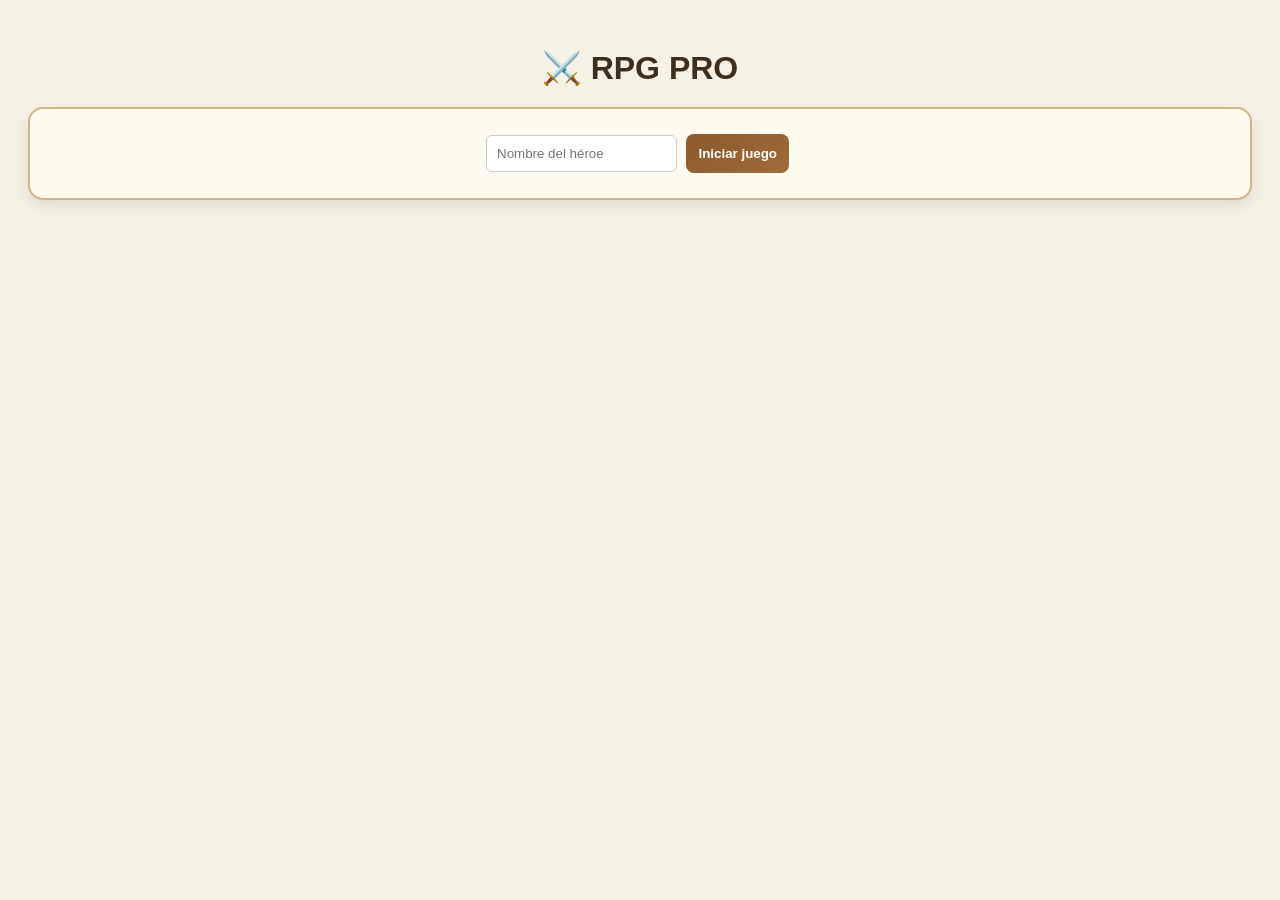
<file: Semana-07-JS/ejemplo.html>
<!DOCTYPE html>
<html lang="es">
<head>
<meta charset="UTF-8">
<title>RPG PRO UI+</title>

<style>
body {
  font-family: 'Segoe UI', sans-serif;
  background: #f5f1e6;
  color: #3e2f1c;
  text-align: center;
  padding: 20px;
}

h1 {
  margin-bottom: 20px;
}

/* GRID */
.container {
  display: grid;
  grid-template-columns: 1fr 1fr;
  gap: 20px;
  max-width: 900px;
  margin: auto;
}

.box {
  background: #fffaf0;
  border: 2px solid #d2b48c;
  border-radius: 15px;
  padding: 20px;
  box-shadow: 0 6px 15px rgba(0,0,0,0.1);
}

/* BOTONES */
button {
  padding: 12px;
  margin: 5px;
  border-radius: 8px;
  border: none;
  background: linear-gradient(145deg,#8b5a2b,#a06b3b);
  color: white;
  cursor: pointer;
  font-weight: bold;
  transition: 0.2s;
}

button:hover {
  transform: scale(1.05);
}

button:disabled {
  background: #999;
  cursor: not-allowed;
  transform: none;
}

/* BARRAS */
.bar {
  height: 18px;
  background: #ddd;
  border-radius: 10px;
  margin: 8px 0;
  overflow: hidden;
}

.fill {
  height: 100%;
  width: 100%;
  transition: 0.4s;
}

.hp { background: linear-gradient(to right,#6b8e23,#9acd32); }
.energy { background: linear-gradient(to right,#4682b4,#5dade2); }

.enemy .hp { background: linear-gradient(to right,#b22222,#ff4d4d); }

/* LOG */
.log {
  background: #f0e6d2;
  height: 180px;
  overflow-y: auto;
  text-align: left;
  padding: 10px;
  border-radius: 10px;
}

/* INPUT */
input {
  padding: 10px;
  border-radius: 6px;
  border: 1px solid #ccc;
}
</style>
</head>

<body>

<h1>⚔️ RPG PRO</h1>

<div class="box">
  <input id="nombre" placeholder="Nombre del héroe">
  <button onclick="start()">Iniciar juego</button>
</div>

<div id="game" style="display:none;">

<div class="container">

  <!-- PLAYER -->
  <div class="box">
    <h2 id="pName"></h2>

    ❤️ Vida: <span id="pHP"></span>
    <div class="bar"><div id="pHPbar" class="fill hp"></div></div>

    ⚡ Energía: <span id="pEnergy"></span>
    <div class="bar"><div id="pEnergyBar" class="fill energy"></div></div>
  </div>

  <!-- ENEMY -->
  <div class="box enemy">
    <h2 id="eName"></h2>

    ❤️ Vida: <span id="eHP"></span>
    <div class="bar"><div id="eHPbar" class="fill hp"></div></div>
  </div>

  <!-- ACCIONES -->
  <div class="box">
    <button onclick="attack()">⚔️ Ataque básico</button>
    <button onclick="heal()">💚 Curarse</button>
    <button id="btnSpecial" onclick="special()">🔥 Ataque especial</button>
    <button onclick="defend()">🛡️ Defender</button>
  </div>

  <!-- LOG -->
  <div class="box log" id="log"></div>

</div>
</div>

<script>
let player = {};
let enemy = {};
let gameOver = false;

const enemies = [
  {name:"👾 Goblin", hp:80, attack:10, defense:5, special:12},
  {name:"🐺 Lobo", hp:90, attack:12, defense:6, special:14},
  {name:"🧙 Mago", hp:100, attack:14, defense:4, special:20},
  {name:"🐉 Dragón", hp:130, attack:18, defense:10, special:25}
];

function start(){
  gameOver = false;

  player = {
    name: document.getElementById("nombre").value || "Héroe",
    hp:100,
    attack:15,
    defense:8,
    special:20,
    energy:50,
    defending:false
  };

  enemy = {...enemies[random(0,enemies.length-1)]};
  enemy.energy = 50;

  document.getElementById("pName").innerText = player.name;
  document.getElementById("eName").innerText = enemy.name;

  document.getElementById("game").style.display="block";

  log("🟢 ¡La batalla comienza!");
  update();
}

function random(min,max){
  return Math.floor(Math.random()*(max-min+1))+min;
}

function calcDamage(att, def){
  let base = att + random(-5,5);
  let dmg = base - def/2;
  return Math.max(1, Math.floor(dmg));
}

/* ACCIONES */

function attack(){
  if(gameOver) return;

  let dmg = calcDamage(player.attack, enemy.defense);
  enemy.hp -= dmg;
  player.energy += 5;

  log(`⚔️ Haces ${dmg}`);
  checkEnd();
  enemyTurn();
  update();
}

function heal(){
  if(gameOver) return;

  let heal = random(10,20);
  player.hp += heal;
  player.energy += 5;

  log(`💚 Recuperas ${heal}`);
  enemyTurn();
  update();
}

function special(){
  if(gameOver) return;

  if(player.energy < 20){
    log("⚡ Sin energía");
    return;
  }

  let dmg = calcDamage(player.special, enemy.defense);
  enemy.hp -= dmg;
  player.energy -= 20;

  log(`🔥 Especial ${dmg}`);
  checkEnd();
  enemyTurn();
  update();
}

function defend(){
  if(gameOver) return;

  player.defending = true;
  player.energy += 10;

  log("🛡️ Defendiendo...");
  enemyTurn();
}

/* IA */

function enemyTurn(){
  if(enemy.hp <=0 || gameOver) return;

  let action = random(1,4);

  if(action===1){
    let dmg = calcDamage(enemy.attack, player.defense);

    if(player.defending){
      dmg = Math.floor(dmg/2);
      player.defending=false;
      log("🛡️ Bloqueaste daño");
    }

    player.hp -= dmg;
    log(`👾 ${enemy.name} ataca ${dmg}`);
  }

  if(action===2 && enemy.hp<50){
    let heal = random(10,20);
    enemy.hp += heal;
    log(`👾 se cura ${heal}`);
  }

  if(action===3 && enemy.energy>=20){
    let dmg = calcDamage(enemy.special, player.defense);
    player.hp -= dmg;
    enemy.energy -=20;
    log(`💥 Especial enemigo ${dmg}`);
  }

  if(action===4){
    enemy.energy +=10;
    log("⚡ enemigo carga energía");
  }

  checkEnd();
}

/* FINAL DEL JUEGO */

function checkEnd(){
  if(enemy.hp <= 0 && !gameOver){
    gameOver = true;
    log("🏆 ¡Ganaste!");
    setTimeout(()=> alert("🏆 ¡Felicidades! Has ganado la batalla"), 200);
  }

  if(player.hp <= 0 && !gameOver){
    gameOver = true;
    log("💀 Has perdido...");
    setTimeout(()=> alert("💀 Has sido derrotado"), 200);
  }
}

/* UI */

function update(){
  document.getElementById("pHP").innerText = Math.max(player.hp,0);
  document.getElementById("eHP").innerText = Math.max(enemy.hp,0);
  document.getElementById("pEnergy").innerText = player.energy;

  document.getElementById("pHPbar").style.width = player.hp+"%";
  document.getElementById("eHPbar").style.width = enemy.hp+"%";
  document.getElementById("pEnergyBar").style.width = player.energy+"%";

  document.getElementById("btnSpecial").disabled = player.energy < 20;
}

function log(msg){
  let box = document.getElementById("log");
  box.innerHTML += "<p>"+msg+"</p>";
  box.scrollTop = box.scrollHeight;
}
</script>

</body>
</html>
</file>
<file: Semana-02-CSS/css/style.css>
/* ============================================================
       SECCIÓN 0: VARIABLES CSS (CUSTOM PROPERTIES)
       ============================================================
       Las variables CSS permiten guardar valores y reutilizarlos.
       Se declaran dentro de :root (elemento raíz = <html>).
       Sintaxis: --nombre-variable: valor;
       Uso: color: var(--nombre-variable);
       Ventaja: cambiar UNA variable afecta toda la página.
    */

    :root {
      /* Paleta de colores */
      --color-primario:    #1a3a4a;   /* Azul oscuro principal */
      --color-secundario:  #2d7d5f;   /* Verde esmeralda */
      --color-acento:      #e8a020;   /* Amarillo ámbar */
      --color-fondo:       #f4f1ec;   /* Beige cálido */
      --color-superficie:  #ffffff;   /* Blanco */
      --color-texto:       #1e1e1e;   /* Casi negro */
      --color-texto-suave: #5a5a5a;   /* Gris oscuro */
      --color-borde:       #d6cfc4;   /* Beige oscuro */

      /* Tipografía */
      --fuente-titulos: 'Georgia', 'Times New Roman', serif;
      --fuente-cuerpo:  'Trebuchet MS', 'Gill Sans', sans-serif;
      --fuente-codigo:  'Courier New', 'Lucida Console', monospace;

      /* Espaciado */
      --espacio-xs:  0.25rem;   /*  4px */
      --espacio-sm:  0.5rem;    /*  8px */
      --espacio-md:  1rem;      /* 16px */
      --espacio-lg:  1.5rem;    /* 24px */
      --espacio-xl:  2rem;      /* 32px */
      --espacio-xxl: 3rem;      /* 48px */

      /* Bordes */
      --radio-sm: 4px;
      --radio-md: 8px;
      --radio-lg: 16px;
      --radio-pill: 999px;    /* Crea forma de "pastilla" */

      /* Sombras */
      --sombra-sm: 0 1px 3px rgba(0,0,0,0.12);
      --sombra-md: 0 4px 12px rgba(0,0,0,0.10);
      --sombra-lg: 0 8px 24px rgba(0,0,0,0.12);
    }


    /* ============================================================
       SECCIÓN 1: RESET Y ESTILOS BASE
       ============================================================
       Los navegadores tienen estilos por defecto que varían entre
       ellos. El "reset" los neutraliza para partir de cero.
    */

    /* Selector universal * → aplica a TODOS los elementos */
    * {
      /*
        box-sizing: border-box → el padding y border se incluyen
        dentro del width/height declarado. Mucho más intuitivo.
        (Ver Sección 4: Box Model)
      */
      box-sizing: border-box;
      margin: 0;    /* Elimina márgenes por defecto */
      padding: 0;   /* Elimina padding por defecto */
    }

    /*
      Selector de ELEMENTO (o de tipo):
      Afecta a todas las etiquetas de ese tipo.
      Ejemplo: body { } aplica a <body>
    */
    body {
      font-family: var(--fuente-cuerpo);
      font-size: 16px;            /* Tamaño base (1rem = 16px) */
      line-height: 1.7;           /* Interlineado: 1.7 × el tamaño de fuente */
      color: var(--color-texto);
      background-color: var(--color-fondo);
    }

    /* Selector de elemento — todos los párrafos */
    p {
      margin-bottom: var(--espacio-md);   /* Espacio debajo de cada párrafo */
      max-width: 65ch;   /* ch = ancho del carácter '0' — limita a ~65 chars por línea */
    }

    /* Herencia: los hijos heredan propiedades del padre */
    h1, h2, h3, h4, h5, h6 {
      font-family: var(--fuente-titulos);
      color: var(--color-primario);
      line-height: 1.2;   /* Títulos con menor interlineado se ven mejor */
      margin-bottom: var(--espacio-md);
    }

    a {
      color: var(--color-secundario);
      text-decoration: none;        /* Quita el subrayado por defecto */
      border-bottom: 1px solid transparent;   /* Preparamos transición */
      transition: border-color 0.2s ease;     /* Transición suave */
    }

    /*
      Pseudo-clase :hover → aplica cuando el cursor está encima.
      Otras pseudo-clases útiles:
      :focus   → cuando el elemento tiene el foco (teclado)
      :active  → mientras se hace clic
      :visited → enlace ya visitado
      :first-child / :last-child
      :nth-child(n)
    */
    a:hover {
      border-bottom-color: var(--color-secundario);
    }

    img {
      max-width: 100%;   /* Imágenes nunca superan su contenedor */
      display: block;    /* Elimina espacio inferior de imágenes inline */
    }

    code {
      font-family: var(--fuente-codigo);
      font-size: 0.875em;   /* em = relativo al tamaño del padre */
      background-color: #e8e0f0;
      color: #4a1a6a;
      padding: 2px 6px;
      border-radius: var(--radio-sm);
    }

    pre {
      background: var(--color-primario);
      color: #a8d8c0;
      padding: var(--espacio-md);
      border-radius: var(--radio-md);
      overflow-x: auto;   /* Scroll horizontal si el código es largo */
      font-family: var(--fuente-codigo);
      font-size: 0.875rem;
      line-height: 1.6;
      margin-bottom: var(--espacio-lg);
    }

    pre code {
      /*
        Selector DESCENDIENTE: "pre code" → solo los <code>
        que están DENTRO de un <pre>.
        No afecta a <code> que estén solos en un párrafo.
      */
      background: none;
      color: inherit;   /* Hereda el color del <pre> padre */
      padding: 0;
    }


    /* ============================================================
       SECCIÓN 2: LAYOUT GENERAL (estructura de página)
       ============================================================ */

    .pagina-wrapper {
      /*
        Selector de CLASE (.nombre):
        Aplica a cualquier elemento que tenga class="pagina-wrapper"
        Las clases son reutilizables (varios elementos pueden tenerla).
      */
      max-width: 900px;
      margin: 0 auto;     /* auto en lados = centrar horizontalmente */
      padding: 0 var(--espacio-md);
    }

    /* ENCABEZADO DE SITIO */
    .site-header {
      background-color: var(--color-primario);
      color: #ffffff;
      padding: var(--espacio-xl) var(--espacio-md);
      margin-bottom: var(--espacio-xxl);
      position: relative;    /* Contexto para elementos absolute internos */
      overflow: hidden;
    }

    .site-header::before {
      /*
        Pseudo-elemento ::before → crea un elemento decorativo virtual
        ANTES del contenido real. No existe en el HTML.
        Requiere content: "" para mostrarse.
        ::after hace lo mismo pero DESPUÉS del contenido.
      */
      content: "";
      position: absolute;
      top: -40px;
      right: -40px;
      width: 200px;
      height: 200px;
      background: rgba(255,255,255,0.05);
      border-radius: 50%;   /* 50% = círculo perfecto */
    }

    .site-header h1 {
      /*
        Selector DESCENDIENTE ESPECÍFICO:
        Solo el <h1> dentro de .site-header
        Sobrescribe la regla general de h1 de arriba.
        Esto es la ESPECIFICIDAD en acción.
      */
      color: #ffffff;
      font-size: 2.5rem;
      margin-bottom: var(--espacio-sm);
    }

    .site-header p {
      color: rgba(255,255,255,0.75);
      max-width: none;   /* Anula el max-width de la regla general de p */
    }


    /* ============================================================
       SECCIÓN 3: TIPOS DE SELECTORES
       ============================================================ */

    /*
      SELECTOR DE ID (#nombre):
      Aplica solo al elemento con id="nombre-unico".
      Un ID debe ser ÚNICO en la página.
      Mayor especificidad que clase.
      Se usa poco en CSS moderno (se prefieren clases).
    */
    #seccion-selectores {
      scroll-margin-top: 2rem;   /* Espacio al hacer scroll a este elemento */
    }

    /*
      SELECTOR DE ATRIBUTO [attr]:
      Selecciona elementos que tienen cierto atributo.
    */
    input[type="text"],
    input[type="email"],
    input[type="number"] {
      border: 1px solid var(--color-borde);
      border-radius: var(--radio-sm);
      padding: var(--espacio-sm) var(--espacio-md);
      font-family: var(--fuente-cuerpo);
      font-size: 1rem;
      width: 100%;
      transition: border-color 0.2s, box-shadow 0.2s;
    }

    input[type="text"]:focus,
    input[type="email"]:focus {
      /*
        :focus → cuando el campo está activo (con el cursor dentro).
        Importante para accesibilidad: nunca eliminar el outline
        sin reemplazarlo por algo visible.
      */
      outline: none;   /* Quitamos el outline por defecto */
      border-color: var(--color-secundario);
      box-shadow: 0 0 0 3px rgba(45, 125, 95, 0.2);   /* Anillo de foco */
    }

    /*
      SELECTOR DE HIJO DIRECTO (>):
      ".padre > .hijo" solo selecciona hijos DIRECTOS,
      no nietos ni descendientes más profundos.
    */
    .lista-directa > li {
      border-left: 3px solid var(--color-acento);
      padding-left: var(--espacio-md);
      margin-bottom: var(--espacio-sm);
    }

    /*
      SELECTOR DE HERMANO ADYACENTE (+):
      "A + B" → selecciona B solo si viene INMEDIATAMENTE después de A.
    */
    h3 + p {
      color: var(--color-texto-suave);   /* El párrafo justo tras un h3 */
    }

    /*
      SELECTOR DE HERMANOS GENERALES (~):
      "A ~ B" → selecciona todos los B que están después de A
      (no necesariamente inmediatamente).
    */
    /* h2 ~ p { font-size: 1.05rem; }  <-- ejemplo, comentado */

    /*
      COMBINACIÓN de selectores (,):
      La coma agrupa selectores que comparten las mismas reglas.
    */
    h2, h3 {
      margin-top: var(--espacio-xl);
    }


    /* ============================================================
       SECCIÓN 4: BOX MODEL
       ============================================================
       Cada elemento HTML es una caja rectangular con 4 capas:

       ┌─────────────────────────────────────────┐
       │              MARGIN (exterior)           │
       │  ┌───────────────────────────────────┐  │
       │  │           BORDER                  │  │
       │  │  ┌─────────────────────────────┐  │  │
       │  │  │         PADDING             │  │  │
       │  │  │  ┌───────────────────────┐  │  │  │
       │  │  │  │       CONTENT         │  │  │  │
       │  │  │  │  (width × height)     │  │  │  │
       │  │  │  └───────────────────────┘  │  │  │
       │  │  └─────────────────────────────┘  │  │
       │  └───────────────────────────────────┘  │
       └─────────────────────────────────────────┘

       Con box-sizing: border-box (aplicado en el reset):
       width = content + padding + border
       El margin siempre es exterior y no se incluye en width.
    */

    .demo-box-model {
      display: inline-block;   /* Para que la caja se ajuste al contenido */
      width: 220px;
      height: 80px;

      /* CONTENT: definido por width y height */

      /* PADDING: espacio INTERIOR (empuja el contenido hacia adentro) */
      padding: 16px;          /* los 4 lados iguales */
      /* Formas de escribir padding/margin:
         padding: 10px;              → 4 lados iguales
         padding: 10px 20px;         → arriba/abajo | izquierda/derecha
         padding: 10px 20px 5px;     → arriba | lados | abajo
         padding: 10px 20px 5px 15px;→ arriba derecha abajo izquierda (horario)
      */

      /* BORDER: el contorno visible */
      border: 2px solid var(--color-secundario);
      border-radius: var(--radio-md);

      /* MARGIN: espacio EXTERIOR (aleja el elemento de los vecinos) */
      margin: 16px;

      background-color: #d4ede4;
      color: var(--color-primario);
      font-size: 0.85rem;
      text-align: center;
      line-height: 1.3;

      /* Propiedad shorthand vs longhand:
         border: 2px solid red;
         es equivalente a:
         border-width: 2px;
         border-style: solid;
         border-color: red;
      */
    }

    .demo-box-model.con-outline {
      /*
        outline: similar a border pero NO ocupa espacio en el box model.
        No afecta al layout. Ideal para indicar foco.
      */
      outline: 3px dashed var(--color-acento);
      outline-offset: 4px;   /* Espacio entre elemento y outline */
    }


    /* ============================================================
       SECCIÓN 5: TIPOGRAFÍA
       ============================================================ */

    .demo-tipografia {
      background: var(--color-superficie);
      border: 1px solid var(--color-borde);
      border-radius: var(--radio-lg);
      padding: var(--espacio-xl);
      margin-bottom: var(--espacio-xl);
    }

    .texto-grande {
      font-size: 2rem;          /* rem = relativo al root (html) */
      font-weight: 700;         /* 400=normal, 700=bold, 100-900 */
      letter-spacing: -0.02em;  /* Espaciado entre letras (negativo = más junto) */
      line-height: 1.1;
    }

    .texto-normal {
      font-size: 1rem;
      font-weight: 400;
      line-height: 1.7;
    }

    .texto-pequeño {
      font-size: 0.875rem;   /* 14px si la base es 16px */
      font-weight: 400;
      color: var(--color-texto-suave);
    }

    .texto-decorado {
      text-decoration: underline;
      text-decoration-color: var(--color-acento);
      text-decoration-thickness: 2px;
      text-underline-offset: 4px;   /* Distancia del subrayado al texto */
    }

    .texto-mayusculas {
      text-transform: uppercase;    /* uppercase | lowercase | capitalize */
      letter-spacing: 0.1em;        /* Letras espaciadas en caps se ven mejor */
      font-size: 0.8rem;
      font-weight: 700;
      color: var(--color-secundario);
    }

    .texto-centrado  { text-align: center; }
    .texto-derecha   { text-align: right; }
    .texto-justificado { text-align: justify; }


    /* ============================================================
       SECCIÓN 6: COLORES EN CSS
       ============================================================ */

    .paleta-grid {
      display: grid;
      /* 
        CSS Grid — Previa (semana 04 lo veremos a fondo):
        grid-template-columns: repite columnas automáticamente.
        auto-fill = cuantas quepan en el ancho disponible.
        minmax(120px, 1fr) = mínimo 120px, máximo 1 fracción.
      */
      grid-template-columns: repeat(auto-fill, minmax(130px, 1fr));
      gap: var(--espacio-md);
      margin-bottom: var(--espacio-xl);
    }

    .muestra-color {
      border-radius: var(--radio-md);
      overflow: hidden;
      border: 1px solid var(--color-borde);
      box-shadow: var(--sombra-sm);
    }

    .muestra-color .bloque {
      height: 70px;
    }

    .muestra-color .info {
      padding: var(--espacio-sm);
      background: var(--color-superficie);
      font-size: 0.75rem;
      line-height: 1.5;
    }

    .muestra-color .info strong {
      display: block;
      font-size: 0.8rem;
      color: var(--color-primario);
    }


    /* ============================================================
       SECCIÓN 7: DISPLAY (comportamiento en el flujo)
       ============================================================
       display controla CÓMO un elemento ocupa espacio.
    */

    .demo-display {
      margin-bottom: var(--espacio-xl);
    }

    /* display: block → ocupa todo el ancho disponible, crea nueva línea */
    .display-block {
      display: block;
      width: 100%;
      background: #d4ede4;
      border: 2px solid var(--color-secundario);
      padding: var(--espacio-sm) var(--espacio-md);
      border-radius: var(--radio-sm);
      margin-bottom: var(--espacio-sm);
      text-align: center;
    }

    /* display: inline → ocupa solo el espacio de su contenido */
    /* No acepta width/height. Margin/padding solo horizontal */
    .display-inline {
      display: inline;
      background: #fde8b8;
      border: 2px solid var(--color-acento);
      padding: 2px 8px;
      /* border-radius no siempre aplica en inline puro */
    }

    /* display: inline-block → como inline en el flujo, pero acepta width/height */
    .display-inline-block {
      display: inline-block;
      width: 120px;
      height: 60px;
      background: #c8dff5;
      border: 2px solid #1a6aaa;
      border-radius: var(--radio-sm);
      text-align: center;
      line-height: 60px;   /* Truco: line-height = height → centrado vertical */
      margin: var(--espacio-sm);
    }

    /* display: none → oculta completamente, sin ocupar espacio */
    .display-none {
      display: none;   /* Este elemento no se verá en la página */
    }

    /* visibility: hidden → invisible pero SÍ ocupa espacio */
    .visibility-hidden {
      visibility: hidden;
    }


    /* ============================================================
       SECCIÓN 8: POSITION
       ============================================================
       Controla cómo se posiciona el elemento en la página.
    */

    .demo-position {
      position: relative;   /* Contexto para los hijos absolute */
      height: 180px;
      background: #f0f0e8;
      border: 2px dashed var(--color-borde);
      border-radius: var(--radio-md);
      margin-bottom: var(--espacio-xl);
    }

    .pos-static {
      /* position: static → comportamiento por defecto (flujo normal) */
      position: static;
      background: #e0ede0;
      border: 2px solid var(--color-secundario);
      padding: var(--espacio-sm);
      border-radius: var(--radio-sm);
      width: 160px;
    }

    .pos-relative {
      /*
        position: relative → se mueve RELATIVO a su posición original.
        El espacio original se preserva (los demás elementos no lo ven moverse).
        top/right/bottom/left lo desplazan desde su posición normal.
      */
      position: relative;
      top: 10px;
      left: 20px;
      background: #ffe8c0;
      border: 2px solid var(--color-acento);
      padding: var(--espacio-sm);
      border-radius: var(--radio-sm);
      width: 160px;
    }

    .pos-absolute {
      /*
        position: absolute → sale del flujo normal.
        Se posiciona relativo al ancestro más cercano con position != static.
        (En este caso: .demo-position que tiene position: relative)
        top/right/bottom/left lo ubican dentro de ese ancestro.
      */
      position: absolute;
      top: 16px;
      right: 16px;
      background: var(--color-primario);
      color: #fff;
      padding: var(--espacio-sm) var(--espacio-md);
      border-radius: var(--radio-pill);
      font-size: 0.8rem;
    }

    .pos-sticky-demo {
      /*
        position: sticky → flujo normal hasta cierto scroll,
        luego se "pega" al viewport.
        (Se muestra como nota informativa, no como sticky real aquí)
      */
      background: #eef4ff;
      border: 1px solid #a8c0f0;
      border-radius: var(--radio-sm);
      padding: var(--espacio-sm) var(--espacio-md);
      font-size: 0.85rem;
      margin-bottom: var(--espacio-md);
    }


    /* ============================================================
       SECCIÓN 9: ESPECIFICIDAD Y CASCADA
       ============================================================ */

    /*
      LA CASCADA define qué regla gana cuando hay conflicto.
      Orden de prioridad (de menor a mayor):

      1. Estilos del navegador (user agent stylesheet)
      2. Hojas de estilo externas del autor
      3. Estilos internos (<style>)
      4. Estilos en línea (style="...")
      5. !important (usar solo en emergencias, evitar)

      ESPECIFICIDAD (puntuación de selectores):
      ┌─────────────────────────┬───────┐
      │ Selector                │ Valor │
      ├─────────────────────────┼───────┤
      │ Estilos en línea        │ 1000  │
      │ ID (#id)                │  100  │
      │ Clase (.clase)          │   10  │
      │ Pseudo-clase (:hover)   │   10  │
      │ Atributo ([type])       │   10  │
      │ Elemento (p, h1, div)   │    1  │
      │ Universal (*)           │    0  │
      └─────────────────────────┴───────┘

      Si dos reglas tienen la misma especificidad,
      GANA LA QUE ESTÁ MÁS ABAJO en el CSS.
    */

    /* Especificidad: 1 (elemento) */
    p {
      color: var(--color-texto);
    }

    /* Especificidad: 10 (clase) — gana sobre el selector p */
    .texto-verde {
      color: #1a6a3a;
    }

    /* Especificidad: 11 (elemento + clase) — gana sobre .texto-verde solo */
    p.texto-verde {
      font-style: italic;
    }

    /* Especificidad: 100 (ID) — gana sobre todo lo anterior */
    #forzado-rojo {
      color: #aa2020;
    }


    /* ============================================================
       SECCIÓN 10: PSEUDO-CLASES Y PSEUDO-ELEMENTOS
       ============================================================ */

    /* :nth-child(n) → selecciona el hijo n-ésimo */
    .tabla-demo tr:nth-child(even) {
      background-color: #f0ede6;
    }

    .tabla-demo tr:nth-child(odd) {
      background-color: var(--color-superficie);
    }

    .tabla-demo tr:hover {
      background-color: #d4ede4;
      transition: background-color 0.15s;
    }

    .tabla-demo th {
      background-color: var(--color-primario);
      color: #fff;
      padding: var(--espacio-sm) var(--espacio-md);
      text-align: left;
      font-weight: 500;
    }

    .tabla-demo td {
      padding: var(--espacio-sm) var(--espacio-md);
      border-bottom: 1px solid var(--color-borde);
    }

    .tabla-demo {
      width: 100%;
      border-collapse: collapse;
      border-radius: var(--radio-md);
      overflow: hidden;
      box-shadow: var(--sombra-sm);
      margin-bottom: var(--espacio-xl);
    }

    /* :first-child y :last-child */
    .lista-estilizada li:first-child {
      border-top: 2px solid var(--color-acento);
    }

    .lista-estilizada li:last-child {
      border-bottom: 2px solid var(--color-acento);
      margin-bottom: 0;
    }

    .lista-estilizada {
      list-style: none;   /* Quita las viñetas */
      padding: 0;
    }

    .lista-estilizada li {
      display: flex;
      align-items: center;
      gap: var(--espacio-sm);
      padding: var(--espacio-sm) var(--espacio-md);
      border-bottom: 1px solid var(--color-borde);
    }

    .lista-estilizada li::before {
      /*
        ::before → pseudo-elemento que inserta contenido
        ANTES del contenido real de cada <li>.
        Se usa para añadir iconos, bullets personalizados, etc.
      */
      content: "→";
      color: var(--color-secundario);
      font-weight: 700;
      flex-shrink: 0;
    }

    /* ::first-letter → primera letra del elemento */
    .capitular::first-letter {
      float: left;
      font-size: 3.5em;
      line-height: 0.8;
      margin-right: 0.1em;
      color: var(--color-acento);
      font-family: var(--fuente-titulos);
      font-weight: 700;
    }

    /* ::selection → texto seleccionado por el usuario */
    ::selection {
      background-color: var(--color-acento);
      color: var(--color-primario);
    }


    /* ============================================================
       SECCIÓN 11: TRANSICIONES Y TRANSFORMACIONES BÁSICAS
       ============================================================ */

    /*
      transition: propiedad duración función-timing retardo
      Hace que los cambios de valor sean animados y suaves.
    */
    .btn {
      display: inline-block;
      padding: var(--espacio-sm) var(--espacio-lg);
      background-color: var(--color-secundario);
      color: #ffffff;
      border: none;
      border-radius: var(--radio-pill);
      font-family: var(--fuente-cuerpo);
      font-size: 1rem;
      font-weight: 600;
      cursor: pointer;
      text-decoration: none;
      letter-spacing: 0.02em;

      /* Transición: anima cambios en color de fondo y transform */
      transition: background-color 0.25s ease,
                  transform 0.15s ease,
                  box-shadow 0.25s ease;
    }

    .btn:hover {
      background-color: var(--color-primario);
      /*
        transform: aplica transformaciones 2D/3D.
        translateY(-2px) → sube 2px (da sensación de elevación)
        scale(1.02)       → escala al 102%
        rotate(5deg)      → rota 5 grados
        Se pueden combinar: transform: translateY(-2px) scale(1.02);
      */
      transform: translateY(-2px);
      box-shadow: var(--sombra-md);
    }

    .btn:active {
      transform: translateY(0);   /* Vuelve a su posición al hacer clic */
      box-shadow: var(--sombra-sm);
    }

    .btn-outline {
      background-color: transparent;
      color: var(--color-secundario);
      border: 2px solid var(--color-secundario);
      transition: background-color 0.25s, color 0.25s, transform 0.15s;
    }

    .btn-outline:hover {
      background-color: var(--color-secundario);
      color: #ffffff;
      transform: translateY(-2px);
    }

    .btn-acento {
      background-color: var(--color-acento);
      color: var(--color-primario);
    }

    .btn-acento:hover {
      background-color: #c47a10;
    }


    /* ============================================================
       SECCIÓN 12: OVERFLOW Y SCROLL
       ============================================================ */

    .demo-overflow {
      display: flex;
      gap: var(--espacio-md);
      flex-wrap: wrap;
      margin-bottom: var(--espacio-xl);
    }

    .caja-overflow {
      width: 200px;
      height: 100px;
      border: 2px solid var(--color-borde);
      border-radius: var(--radio-md);
      padding: var(--espacio-sm);
      background: var(--color-superficie);
      font-size: 0.85rem;
    }

    .overflow-visible { overflow: visible; }   /* El contenido se desborda */
    .overflow-hidden  { overflow: hidden; }    /* El contenido se recorta */
    .overflow-scroll  { overflow: scroll; }    /* Siempre muestra scrollbar */
    .overflow-auto    { overflow: auto; }      /* Scrollbar solo si necesario */


    /* ============================================================
       UTILIDADES GENERALES (clases helper)
       ============================================================ */

    .card {
      background: var(--color-superficie);
      border: 1px solid var(--color-borde);
      border-radius: var(--radio-lg);
      padding: var(--espacio-xl);
      margin-bottom: var(--espacio-xl);
      box-shadow: var(--sombra-sm);
    }

    .card-titulo {
      font-size: 1.25rem;
      font-weight: 700;
      color: var(--color-primario);
      margin-bottom: var(--espacio-sm);
      display: flex;
      align-items: center;
      gap: var(--espacio-sm);
    }

    .badge {
      display: inline-block;
      padding: 2px 10px;
      border-radius: var(--radio-pill);
      font-size: 0.75rem;
      font-weight: 700;
      letter-spacing: 0.05em;
      text-transform: uppercase;
    }

    .badge-verde  { background: #d4ede4; color: #0d4a30; }
    .badge-azul   { background: #d4e4f4; color: #0d2a4a; }
    .badge-ambar  { background: #fde8c0; color: #5a3000; }
    .badge-rojo   { background: #fdd4d4; color: #5a0000; }

    .etiqueta-css {
      display: inline-block;
      background: var(--color-primario);
      color: #a8d8c0;
      font-family: var(--fuente-codigo);
      font-size: 0.75rem;
      padding: 2px 8px;
      border-radius: var(--radio-sm);
      margin-bottom: var(--espacio-sm);
    }

    .separador {
      border: none;
      border-top: 2px solid var(--color-borde);
      margin: var(--espacio-xxl) 0;
    }

    .nota-info {
      background: #e8f0fe;
      border-left: 4px solid #1a6aaa;
      padding: var(--espacio-md) var(--espacio-lg);
      border-radius: 0 var(--radio-md) var(--radio-md) 0;
      font-size: 0.9rem;
      margin-bottom: var(--espacio-lg);
    }

    .nota-warning {
      background: #fff8e0;
      border-left: 4px solid var(--color-acento);
      padding: var(--espacio-md) var(--espacio-lg);
      border-radius: 0 var(--radio-md) var(--radio-md) 0;
      font-size: 0.9rem;
      margin-bottom: var(--espacio-lg);
    }

    /* FOOTER */
    .site-footer {
      background: var(--color-primario);
      color: rgba(255,255,255,0.7);
      text-align: center;
      padding: var(--espacio-xl);
      margin-top: var(--espacio-xxl);
      font-size: 0.875rem;
    }

    /* TABLA REFERENCIA */
    .tabla-ref {
      width: 100%;
      border-collapse: collapse;
      font-size: 0.875rem;
      margin-bottom: var(--espacio-lg);
    }

    .tabla-ref th {
      background: var(--color-primario);
      color: #fff;
      padding: var(--espacio-sm) var(--espacio-md);
      text-align: left;
    }

    .tabla-ref td {
      padding: var(--espacio-sm) var(--espacio-md);
      border-bottom: 1px solid var(--color-borde);
      vertical-align: top;
    }

    .tabla-ref tr:nth-child(even) td {
      background: #f8f5f0;
    }

    .tabla-ref code {
      white-space: nowrap;
    }

    /* MEDIA QUERY — Responsive básico (previa Semana 04) */
    @media (max-width: 600px) {
      /*
        @media → regla condicional.
        max-width: 600px → aplica cuando la pantalla tiene ≤ 600px.
        Todo lo de adentro sobrescribe los estilos normales en móvil.
      */
      .site-header h1 { font-size: 1.75rem; }
      .paleta-grid { grid-template-columns: repeat(2, 1fr); }
    }
</file>
<file: Semana-03-Responsive/css/style.css>
:root {
  --primary: #1a3a4a;
  --secondary: #2d7d5f;
  --bg: #f4f1ec;
}

body {
  margin: 0;
  font-family: Arial, sans-serif;
  background: var(--bg);
}

/* HEADER */
header {
  background: var(--primary);
  color: white;
  padding: 2rem;
  text-align: center;
}

/* SECCIONES */
section {
  max-width: 900px;
  margin: auto;
  padding: 2rem 1rem;
}

/* CARD DEMO */
.card {
  display: flex;
  flex-direction: column;
  border: 1px solid #ccc;
  border-radius: 10px;
  overflow: hidden;
  background: white;
}

.card .img {
  background: #ddd;
  height: 120px;
}

.card .text {
  padding: 1rem;
}

/* MOBILE FIRST */
@media (min-width: 600px) {
  .card {
    flex-direction: row;
  }

  .card .img {
    width: 150px;
    height: auto;
  }
}

/* GRID DEMO */
.grid {
  display: grid;
  grid-template-columns: 1fr;
  gap: 1rem;
}

.grid div {
  background: white;
  padding: 1rem;
  border: 1px solid #ccc;
}

/* BREAKPOINTS */
@media (min-width: 600px) {
  .grid {
    grid-template-columns: 1fr 1fr;
  }
}

@media (min-width: 900px) {
  .grid {
    grid-template-columns: 1fr 1fr 1fr;
  }
}

/* CLAMP */
h1 {
  font-size: clamp(1.5rem, 5vw, 3rem);
}

/* BOTÓN DEMO */
button {
  padding: 10px 20px;
  border: none;
  background: var(--secondary);
  color: white;
  cursor: pointer;
  border-radius: 6px;
}
</file>
<file: Semana-03-Responsive/css/ejemplo.css>
/* =====================================================
       VARIABLES Y RESET
       ===================================================== */
    :root {
      --verde:      #1e4035;
      --verde-med:  #2d6a4f;
      --verde-claro:#74b89a;
      --crema:      #f5f0e8;
      --crema-osc:  #e8dfd0;
      --arena:      #c9b99a;
      --texto:      #1a1a18;
      --texto-suave:#5a5248;

      --f-titulo: 'Playfair Display', Georgia, serif;
      --f-cuerpo:  'DM Sans', 'Trebuchet MS', sans-serif;

      /* clamp(mínimo, preferido, máximo)
         El valor preferido usa unidades de viewport (vw).
         Resultado: el tamaño crece/mengua FLUIDAMENTE con la pantalla
         sin saltos bruscos entre breakpoints. */
      --fs-hero:    clamp(2.4rem, 7vw, 5rem);
      --fs-h2:      clamp(1.6rem, 4vw, 2.6rem);
      --fs-h3:      clamp(1.1rem, 2.5vw, 1.4rem);
      --fs-body:    clamp(0.95rem, 1.5vw, 1.05rem);

      --gap-sm:  clamp(0.75rem, 2vw, 1rem);
      --gap-md:  clamp(1rem,    3vw, 2rem);
      --gap-lg:  clamp(2rem,    6vw, 4rem);

      --radio: 12px;
      --sombra: 0 4px 24px rgba(30,64,53,0.12);
    }

    *, *::before, *::after { box-sizing: border-box; margin: 0; padding: 0; }

    html { scroll-behavior: smooth; }

    body {
      font-family: var(--f-cuerpo);
      font-size: var(--fs-body);
      color: var(--texto);
      background: var(--crema);
      line-height: 1.7;
    }

    img { max-width: 100%; display: block; }
    a   { color: inherit; text-decoration: none; }


    /* =====================================================
       UTILIDADES
       ===================================================== */
    .contenedor {
      /* Patrón clásico: padding para no pegar a los bordes en móvil,
         max-width para no estirarse demasiado en desktop,
         margin auto para centrar horizontalmente. */
      width: 100%;
      max-width: 1100px;
      margin-inline: auto;          /* equivale a margin: 0 auto */
      padding-inline: var(--gap-md); /* padding izquierdo + derecho */
    }

    .seccion {
      padding-block: var(--gap-lg); /* padding arriba + abajo */
    }

    .chip {
      display: inline-block;
      font-size: 0.75rem;
      font-weight: 500;
      letter-spacing: 0.1em;
      text-transform: uppercase;
      color: var(--verde-med);
      border: 1px solid var(--verde-claro);
      padding: 4px 14px;
      border-radius: 999px;
      margin-bottom: 1rem;
    }

    .titulo-seccion {
      font-family: var(--f-titulo);
      font-size: var(--fs-h2);
      color: var(--verde);
      line-height: 1.15;
      margin-bottom: 1rem;
    }

    .subtitulo-seccion {
      color: var(--texto-suave);
      max-width: 55ch;
    }

    .texto-centro { text-align: center; }
    .texto-centro .subtitulo-seccion { margin-inline: auto; }


    /* =====================================================
       NAVEGACIÓN

       MOBILE FIRST: primero se escribe el estilo para el
       ancho más pequeño. Luego se amplía con @media.
       ===================================================== */
    .nav {
      position: sticky;   /* Se pega al tope al hacer scroll */
      top: 0;
      z-index: 100;
      background: var(--verde);
      /* Comentario mobile-first: en móvil apilamos logo y links verticalmente */
      display: flex;
      flex-direction: column;
      align-items: center;
      gap: 0.75rem;
      padding: 1rem var(--gap-md);
    }

    .nav-logo {
      font-family: var(--f-titulo);
      font-size: 1.4rem;
      color: var(--crema);
      letter-spacing: 0.02em;
    }

    .nav-logo span { color: var(--verde-claro); }

    .nav-links {
      display: flex;
      flex-wrap: wrap;          /* Si no caben, bajan a la siguiente línea */
      justify-content: center;
      gap: 0.25rem 1.5rem;
      list-style: none;
    }

    .nav-links a {
      color: rgba(245,240,232,0.75);
      font-size: 0.9rem;
      font-weight: 500;
      transition: color 0.2s;
    }

    .nav-links a:hover { color: var(--crema); }

    /* ---- 600px: nav en una fila horizontal ---- */
    @media (min-width: 600px) {
      .nav {
        flex-direction: row;          /* Logo y links en la misma fila */
        justify-content: space-between;
      }
    }


    /* =====================================================
       HERO

       MOBILE FIRST: una columna, imagen debajo del texto.
       ===================================================== */
    .hero {
      background: var(--verde);
      color: var(--crema);
      overflow: hidden;
    }

    .hero-inner {
      /* En móvil: columna (texto arriba, imagen abajo) */
      display: flex;
      flex-direction: column;
      gap: var(--gap-lg);
      padding-block: var(--gap-lg);
    }

    .hero-texto { order: 1; } /* Texto primero en el flujo */
    .hero-imagen { order: 2; }

    .hero-eyebrow {
      font-size: 0.8rem;
      letter-spacing: 0.18em;
      text-transform: uppercase;
      color: var(--verde-claro);
      margin-bottom: 1rem;
    }

    .hero-titulo {
      font-family: var(--f-titulo);
      font-size: var(--fs-hero);
      line-height: 1.05;
      margin-bottom: 1.25rem;
    }

    .hero-titulo em {
      font-style: italic;
      color: var(--verde-claro);
    }

    .hero-desc {
      color: rgba(245,240,232,0.8);
      max-width: 44ch;
      margin-bottom: 2rem;
      font-size: 1.05rem;
    }

    .hero-ctas {
      display: flex;
      flex-wrap: wrap;    /* En móvil estrecho los botones pueden bajar */
      gap: 0.75rem;
    }

    .btn {
      display: inline-block;
      padding: 0.75rem 1.75rem;
      border-radius: 999px;
      font-family: var(--f-cuerpo);
      font-size: 0.95rem;
      font-weight: 500;
      cursor: pointer;
      border: 2px solid transparent;
      transition: transform 0.15s, background 0.2s, color 0.2s, border-color 0.2s;
    }

    .btn:hover { transform: translateY(-2px); }

    .btn-primary {
      background: var(--crema);
      color: var(--verde);
    }

    .btn-primary:hover { background: #fff; }

    .btn-outline {
      background: transparent;
      border-color: rgba(245,240,232,0.4);
      color: var(--crema);
    }

    .btn-outline:hover {
      background: rgba(245,240,232,0.1);
      border-color: var(--crema);
    }

    /* Imagen hero: placeholder con degradado */
    .hero-imagen-placeholder {
      width: 100%;
      aspect-ratio: 4 / 3;  /* Mantiene proporción sin height fijo */
      border-radius: var(--radio);
      background:
        linear-gradient(160deg, #2d6a4f 0%, #1e4035 60%, #0d2b22 100%);
      display: flex;
      align-items: center;
      justify-content: center;
      font-size: 4rem;
    }

    /* ---- 768px: hero en dos columnas, imagen a la derecha ---- */
    @media (min-width: 768px) {
      .hero-inner {
        flex-direction: row;
        align-items: center;
      }

      .hero-texto { order: 1; flex: 1; }  /* Columna izquierda */
      .hero-imagen { order: 2; flex: 1; } /* Columna derecha */
    }


    /* =====================================================
       MÉTRICAS / STATS
       ===================================================== */
    .stats {
      background: var(--verde);
      color: var(--crema);
      padding-block: var(--gap-md);
    }

    .stats-grid {
      /* MOBILE: una columna */
      display: grid;
      grid-template-columns: 1fr;
      gap: 1px;              /* 1px de separación = línea visible sobre fondo oscuro */
      background: rgba(255,255,255,0.1); /* El fondo del gap funciona como divisor */
      border-radius: var(--radio);
      overflow: hidden;
    }

    .stat-item {
      background: var(--verde);  /* Cada celda tapa el fondo del gap */
      text-align: center;
      padding: 1.5rem;
    }

    .stat-numero {
      font-family: var(--f-titulo);
      font-size: clamp(2rem, 5vw, 2.8rem);
      color: var(--verde-claro);
      line-height: 1;
      margin-bottom: 0.25rem;
    }

    .stat-label { font-size: 0.85rem; color: rgba(245,240,232,0.7); }

    /* ---- 480px: 2 columnas ---- */
    @media (min-width: 480px) {
      .stats-grid { grid-template-columns: 1fr 1fr; }
    }

    /* ---- 900px: 4 columnas ---- */
    @media (min-width: 900px) {
      .stats-grid { grid-template-columns: repeat(4, 1fr); }
    }


    /* =====================================================
       CARACTERÍSTICAS / FEATURES
       ===================================================== */
    .features-grid {
      /* MOBILE FIRST: 1 columna */
      display: grid;
      grid-template-columns: 1fr;
      gap: var(--gap-md);
      margin-top: var(--gap-md);
    }

    .feature-card {
      background: #fff;
      border: 1px solid var(--crema-osc);
      border-radius: var(--radio);
      padding: 1.75rem;
      transition: box-shadow 0.25s, transform 0.2s;
    }

    .feature-card:hover {
      box-shadow: var(--sombra);
      transform: translateY(-3px);
    }

    .feature-icon {
      width: 48px;
      height: 48px;
      background: var(--crema);
      border-radius: 12px;
      display: flex;
      align-items: center;
      justify-content: center;
      font-size: 1.4rem;
      margin-bottom: 1rem;
    }

    .feature-titulo {
      font-family: var(--f-titulo);
      font-size: var(--fs-h3);
      color: var(--verde);
      margin-bottom: 0.5rem;
    }

    .feature-desc { color: var(--texto-suave); font-size: 0.95rem; }

    /* ---- 600px: 2 columnas ---- */
    @media (min-width: 600px) {
      .features-grid { grid-template-columns: 1fr 1fr; }
    }

    /* ---- 900px: 3 columnas ---- */
    @media (min-width: 900px) {
      .features-grid { grid-template-columns: repeat(3, 1fr); }
    }


    /* =====================================================
       MENÚ / PRODUCTOS

       Aquí demostramos: mobile 1 col → tablet 2 col → desktop flex
       ===================================================== */
    .menu-seccion { background: var(--verde); color: var(--crema); }

    .menu-grid {
      display: grid;
      grid-template-columns: 1fr;         /* MOBILE: 1 columna */
      gap: var(--gap-md);
      margin-top: var(--gap-md);
    }

    .menu-card {
      background: rgba(255,255,255,0.07);
      border: 1px solid rgba(255,255,255,0.12);
      border-radius: var(--radio);
      overflow: hidden;
      display: flex;
      flex-direction: column;             /* MOBILE: imagen arriba, texto abajo */
      transition: background 0.25s;
    }

    .menu-card:hover { background: rgba(255,255,255,0.11); }

    .menu-card-img {
      height: 160px;
      display: flex;
      align-items: center;
      justify-content: center;
      font-size: 3rem;
      background: rgba(0,0,0,0.2);
    }

    .menu-card-body { padding: 1.25rem; flex: 1; }

    .menu-card-titulo {
      font-family: var(--f-titulo);
      font-size: 1.15rem;
      margin-bottom: 0.35rem;
      color: var(--crema);
    }

    .menu-card-desc { font-size: 0.9rem; color: rgba(245,240,232,0.7); margin-bottom: 1rem; }

    .menu-card-pie {
      display: flex;
      justify-content: space-between;
      align-items: center;
    }

    .precio {
      font-size: 1.1rem;
      font-weight: 500;
      color: var(--verde-claro);
    }

    .tag {
      font-size: 0.75rem;
      background: rgba(116,184,154,0.2);
      color: var(--verde-claro);
      padding: 3px 10px;
      border-radius: 999px;
    }

    /* ---- 600px: 2 columnas ---- */
    @media (min-width: 600px) {
      .menu-grid { grid-template-columns: 1fr 1fr; }
    }

    /* ---- 900px: 4 columnas, cards en fila (imagen+texto horizontal) ---- */
    @media (min-width: 900px) {
      .menu-grid { grid-template-columns: repeat(4, 1fr); }
    }


    /* =====================================================
       SECCIÓN RESPONSIVE EXPLICADA
       — DEMO VISUAL de breakpoints para la clase —
       ===================================================== */
    .demo-seccion { background: #fff; }

    .breakpoints-visual {
      margin-top: var(--gap-md);
      display: grid;
      grid-template-columns: 1fr;
      gap: var(--gap-sm);
    }

    .bp-fila {
      border: 2px solid var(--crema-osc);
      border-radius: var(--radio);
      padding: 1rem 1.25rem;
      display: flex;
      flex-direction: column;
      gap: 0.5rem;
    }

    .bp-fila.activo {
      border-color: var(--verde-med);
      background: #f0faf5;
    }

    .bp-codigo {
      font-family: 'Courier New', monospace;
      font-size: 0.85rem;
      color: var(--verde);
      background: var(--crema);
      padding: 2px 8px;
      border-radius: 4px;
      align-self: flex-start;
    }

    .bp-desc { font-size: 0.9rem; color: var(--texto-suave); }

    /* Resalta el breakpoint activo según el ancho actual */
    /* MOBILE (default) */
    .bp-mobile  { border-color: var(--verde-med); background: #f0faf5; }
    .bp-tablet  { }
    .bp-desktop { }

    @media (min-width: 600px) {
      .bp-mobile  { border-color: var(--crema-osc); background: transparent; }
      .bp-tablet  { border-color: var(--verde-med); background: #f0faf5; }
    }

    @media (min-width: 900px) {
      .bp-tablet  { border-color: var(--crema-osc); background: transparent; }
      .bp-desktop { border-color: var(--verde-med); background: #f0faf5; }
    }

    /* Demo de unidades */
    .unidades-grid {
      display: grid;
      grid-template-columns: 1fr;
      gap: var(--gap-sm);
      margin-top: var(--gap-md);
    }

    .unidad-fila {
      background: var(--crema);
      border-radius: var(--radio);
      padding: 1rem 1.25rem;
    }

    .unidad-etiqueta {
      font-family: monospace;
      font-size: 0.8rem;
      color: var(--verde-med);
      margin-bottom: 0.35rem;
    }

    /* Las tres formas de hacer el mismo título — compara el comportamiento */
    .px-titulo   { font-size: 32px;   line-height: 1.2; color: var(--texto); }
    .rem-titulo  { font-size: 2rem;   line-height: 1.2; color: var(--texto); }
    .clamp-titulo{ font-size: clamp(1.2rem, 4vw, 2.2rem); line-height: 1.2; color: var(--texto); }

    @media (min-width: 600px) {
      .unidades-grid { grid-template-columns: 1fr 1fr 1fr; }
    }


    /* =====================================================
       TESTIMONIOS
       ===================================================== */
    .testimonios-grid {
      display: grid;
      grid-template-columns: 1fr;         /* MOBILE */
      gap: var(--gap-md);
      margin-top: var(--gap-md);
    }

    @media (min-width: 700px) {
      .testimonios-grid { grid-template-columns: 1fr 1fr; }    /* TABLET */
    }

    @media (min-width: 1000px) {
      .testimonios-grid { grid-template-columns: repeat(3, 1fr); } /* DESKTOP */
    }

    .testimonio {
      background: #fff;
      border: 1px solid var(--crema-osc);
      border-radius: var(--radio);
      padding: 1.5rem;
    }

    .testimonio-texto {
      font-style: italic;
      color: var(--texto-suave);
      margin-bottom: 1rem;
      font-size: 0.95rem;
    }

    .testimonio-texto::before { content: '"'; font-size: 1.5rem; color: var(--verde-claro); line-height: 0; vertical-align: -0.3em; margin-right: 2px; }
    .testimonio-texto::after  { content: '"'; font-size: 1.5rem; color: var(--verde-claro); line-height: 0; vertical-align: -0.3em; margin-left: 2px; }

    .testimonio-autor {
      display: flex;
      align-items: center;
      gap: 0.75rem;
    }

    .avatar {
      width: 40px;
      height: 40px;
      border-radius: 50%;
      background: var(--verde-med);
      display: flex;
      align-items: center;
      justify-content: center;
      color: #fff;
      font-weight: 700;
      font-size: 0.9rem;
      flex-shrink: 0;
    }

    .autor-nombre { font-weight: 500; font-size: 0.9rem; }
    .autor-cargo  { font-size: 0.8rem; color: var(--texto-suave); }


    /* =====================================================
       CTA FINAL
       ===================================================== */
    .cta-seccion {
      background: var(--verde);
      color: var(--crema);
      text-align: center;
    }

    .cta-seccion .titulo-seccion { color: var(--crema); }
    .cta-seccion .subtitulo-seccion { color: rgba(245,240,232,0.75); margin-inline: auto; }

    .cta-botones {
      display: flex;
      flex-wrap: wrap;
      justify-content: center;
      gap: 1rem;
      margin-top: 2rem;
    }

    .btn-crema {
      background: var(--crema);
      color: var(--verde);
    }

    .btn-crema:hover { background: #fff; }

    .btn-outline-claro {
      background: transparent;
      border: 2px solid rgba(245,240,232,0.35);
      color: var(--crema);
    }

    .btn-outline-claro:hover {
      background: rgba(245,240,232,0.1);
      border-color: var(--crema);
    }


    /* =====================================================
       FOOTER
       ===================================================== */
    .footer {
      background: #0d2b22;
      color: rgba(245,240,232,0.6);
      padding-block: var(--gap-lg);
    }

    .footer-grid {
      display: grid;
      grid-template-columns: 1fr;     /* MOBILE */
      gap: var(--gap-lg);
    }

    @media (min-width: 600px) {
      .footer-grid { grid-template-columns: 2fr 1fr 1fr; }  /* DESKTOP */
    }

    .footer-marca {
      font-family: var(--f-titulo);
      font-size: 1.4rem;
      color: var(--crema);
      margin-bottom: 0.75rem;
    }

    .footer-marca span { color: var(--verde-claro); }

    .footer-desc { font-size: 0.9rem; line-height: 1.7; }

    .footer-titulo {
      font-size: 0.75rem;
      letter-spacing: 0.12em;
      text-transform: uppercase;
      color: var(--verde-claro);
      margin-bottom: 0.75rem;
    }

    .footer-links { list-style: none; }

    .footer-links li { margin-bottom: 0.4rem; }

    .footer-links a {
      color: rgba(245,240,232,0.6);
      font-size: 0.9rem;
      transition: color 0.2s;
    }

    .footer-links a:hover { color: var(--crema); }

    .footer-bottom {
      margin-top: var(--gap-lg);
      padding-top: 1.5rem;
      border-top: 1px solid rgba(255,255,255,0.08);
      text-align: center;
      font-size: 0.8rem;
    }
</file>
